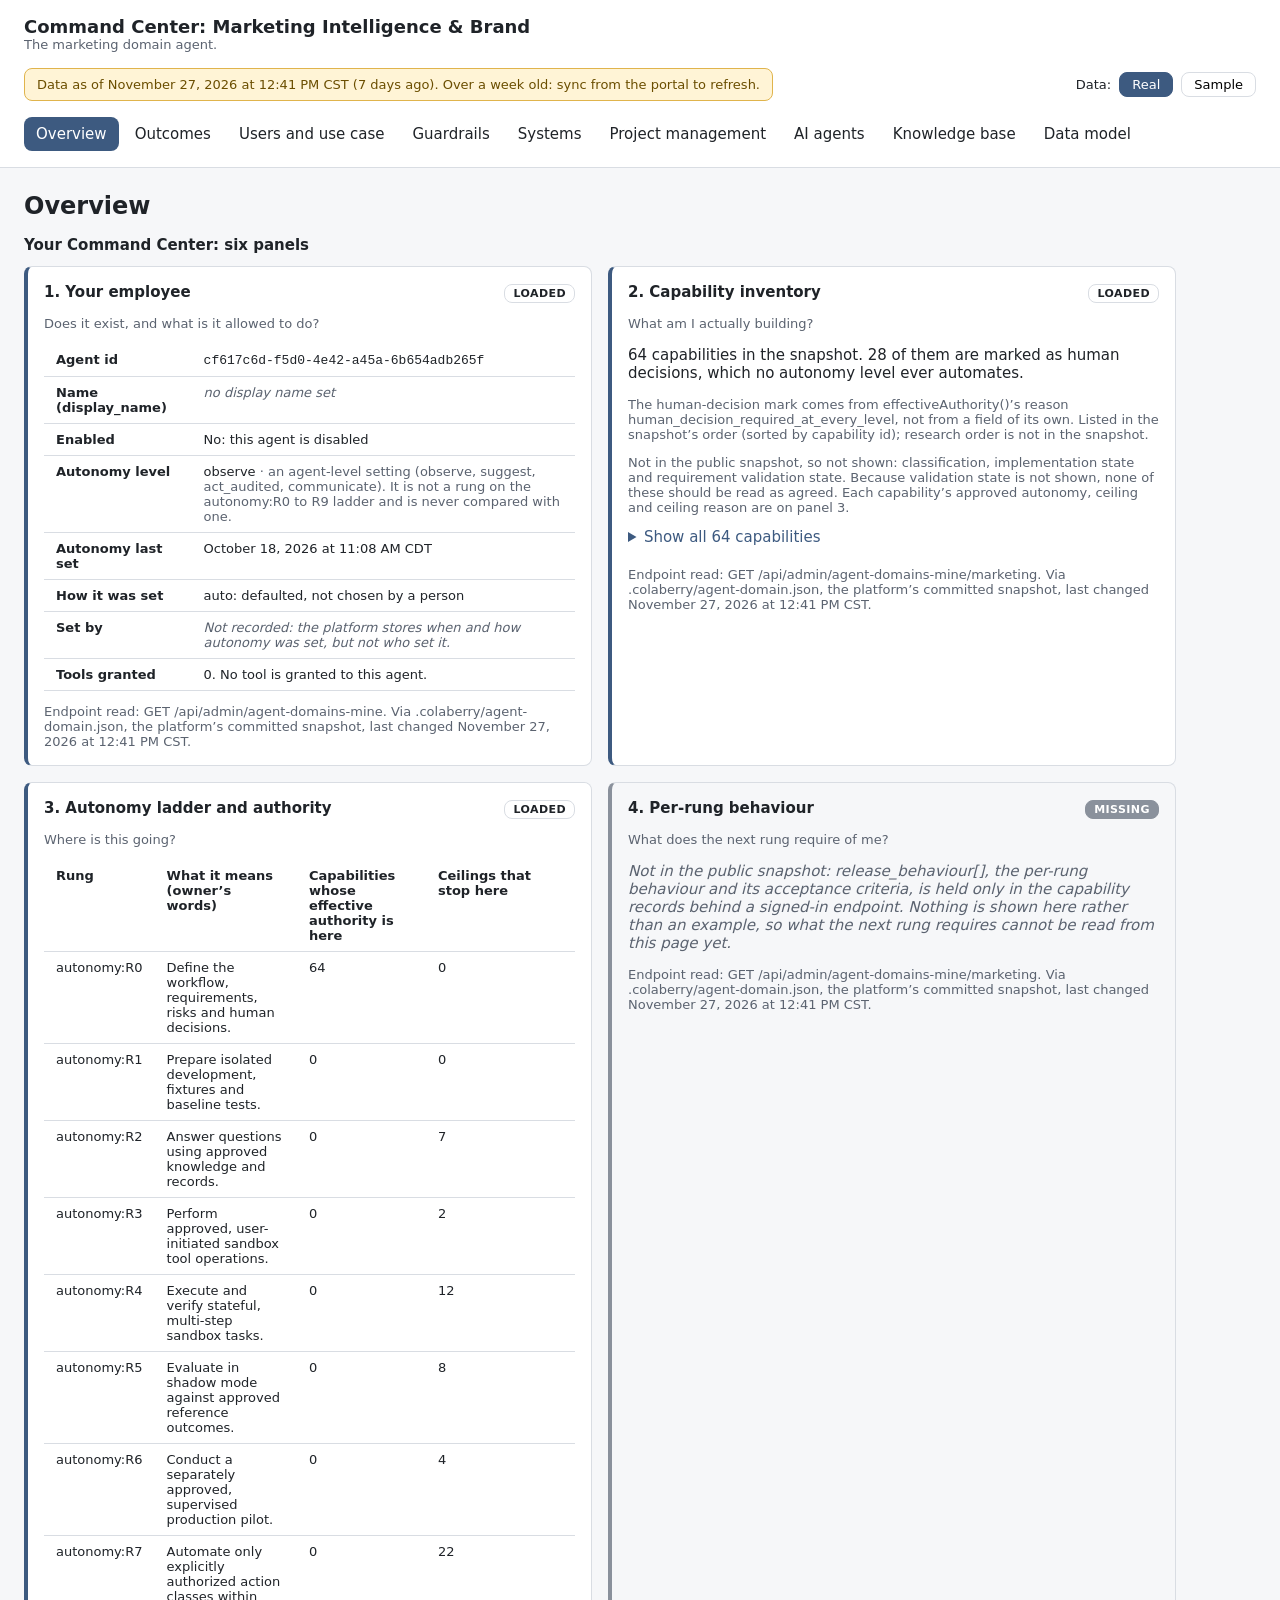
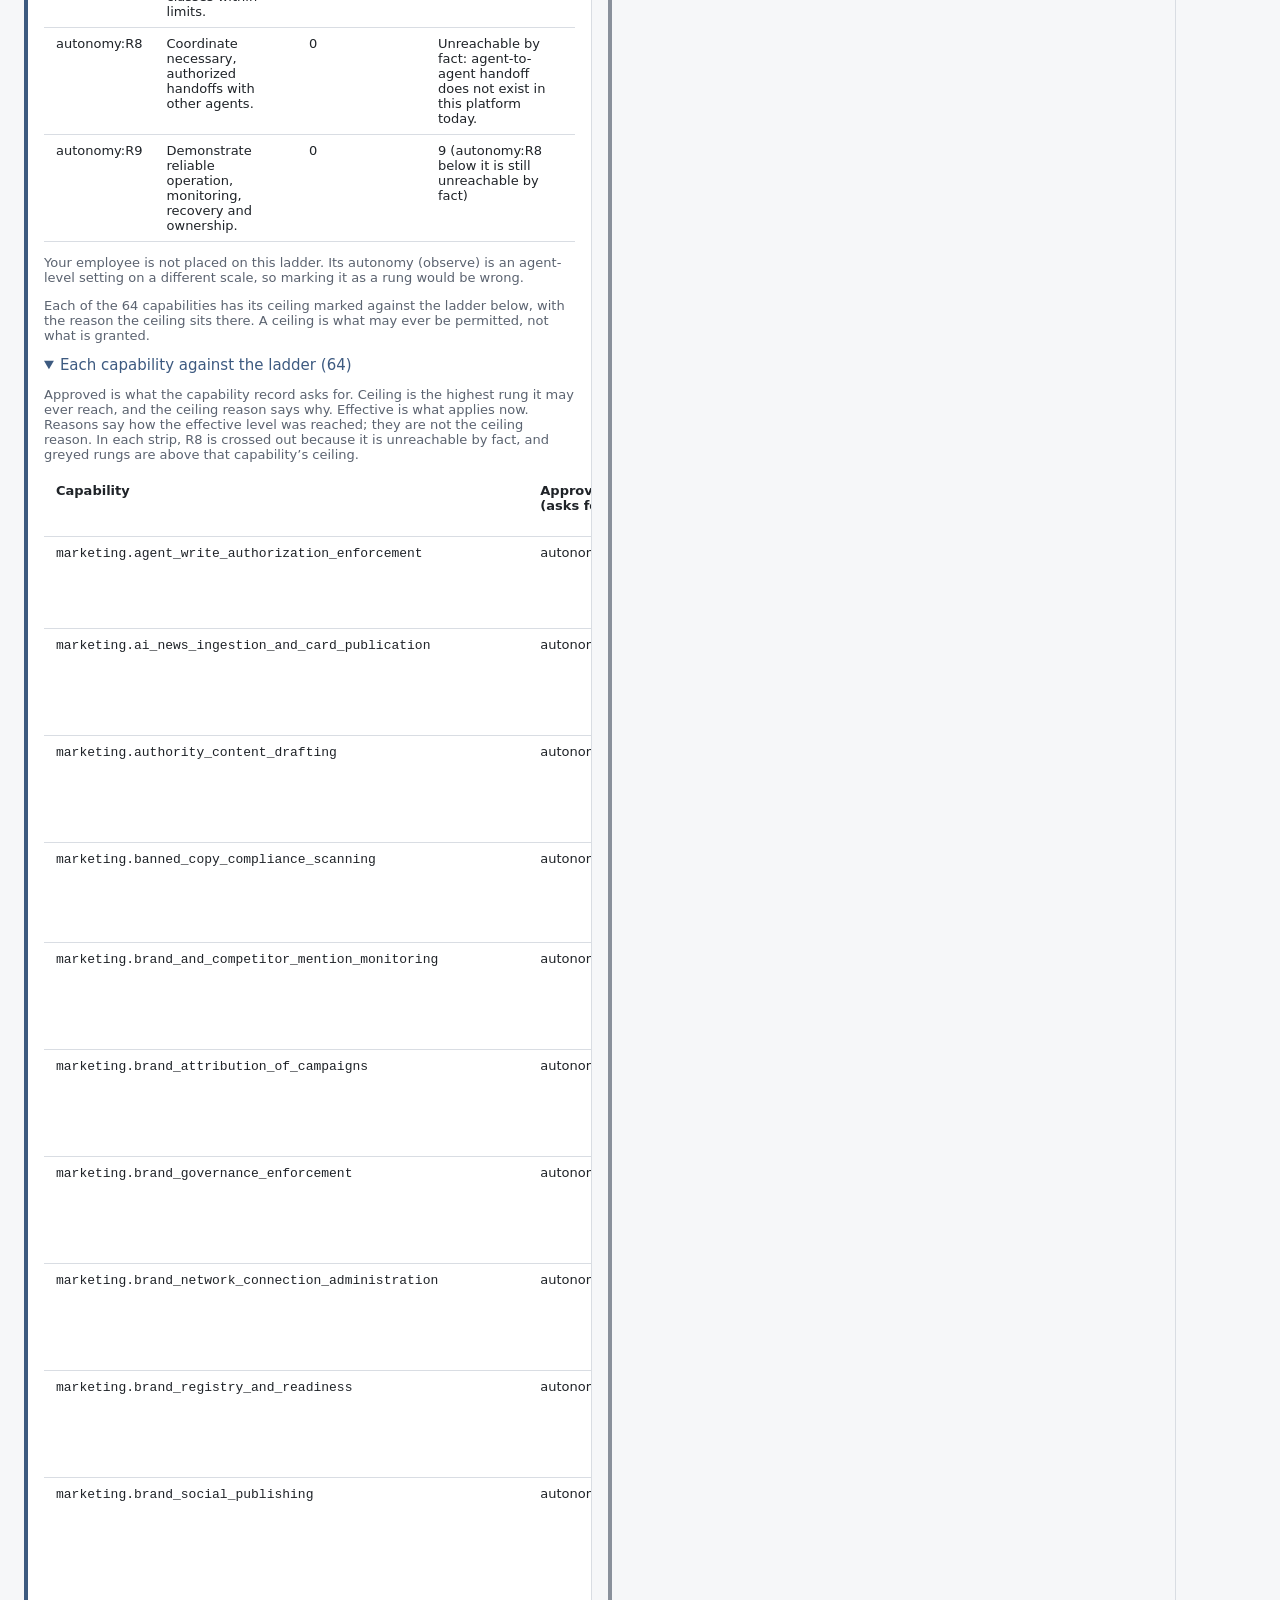
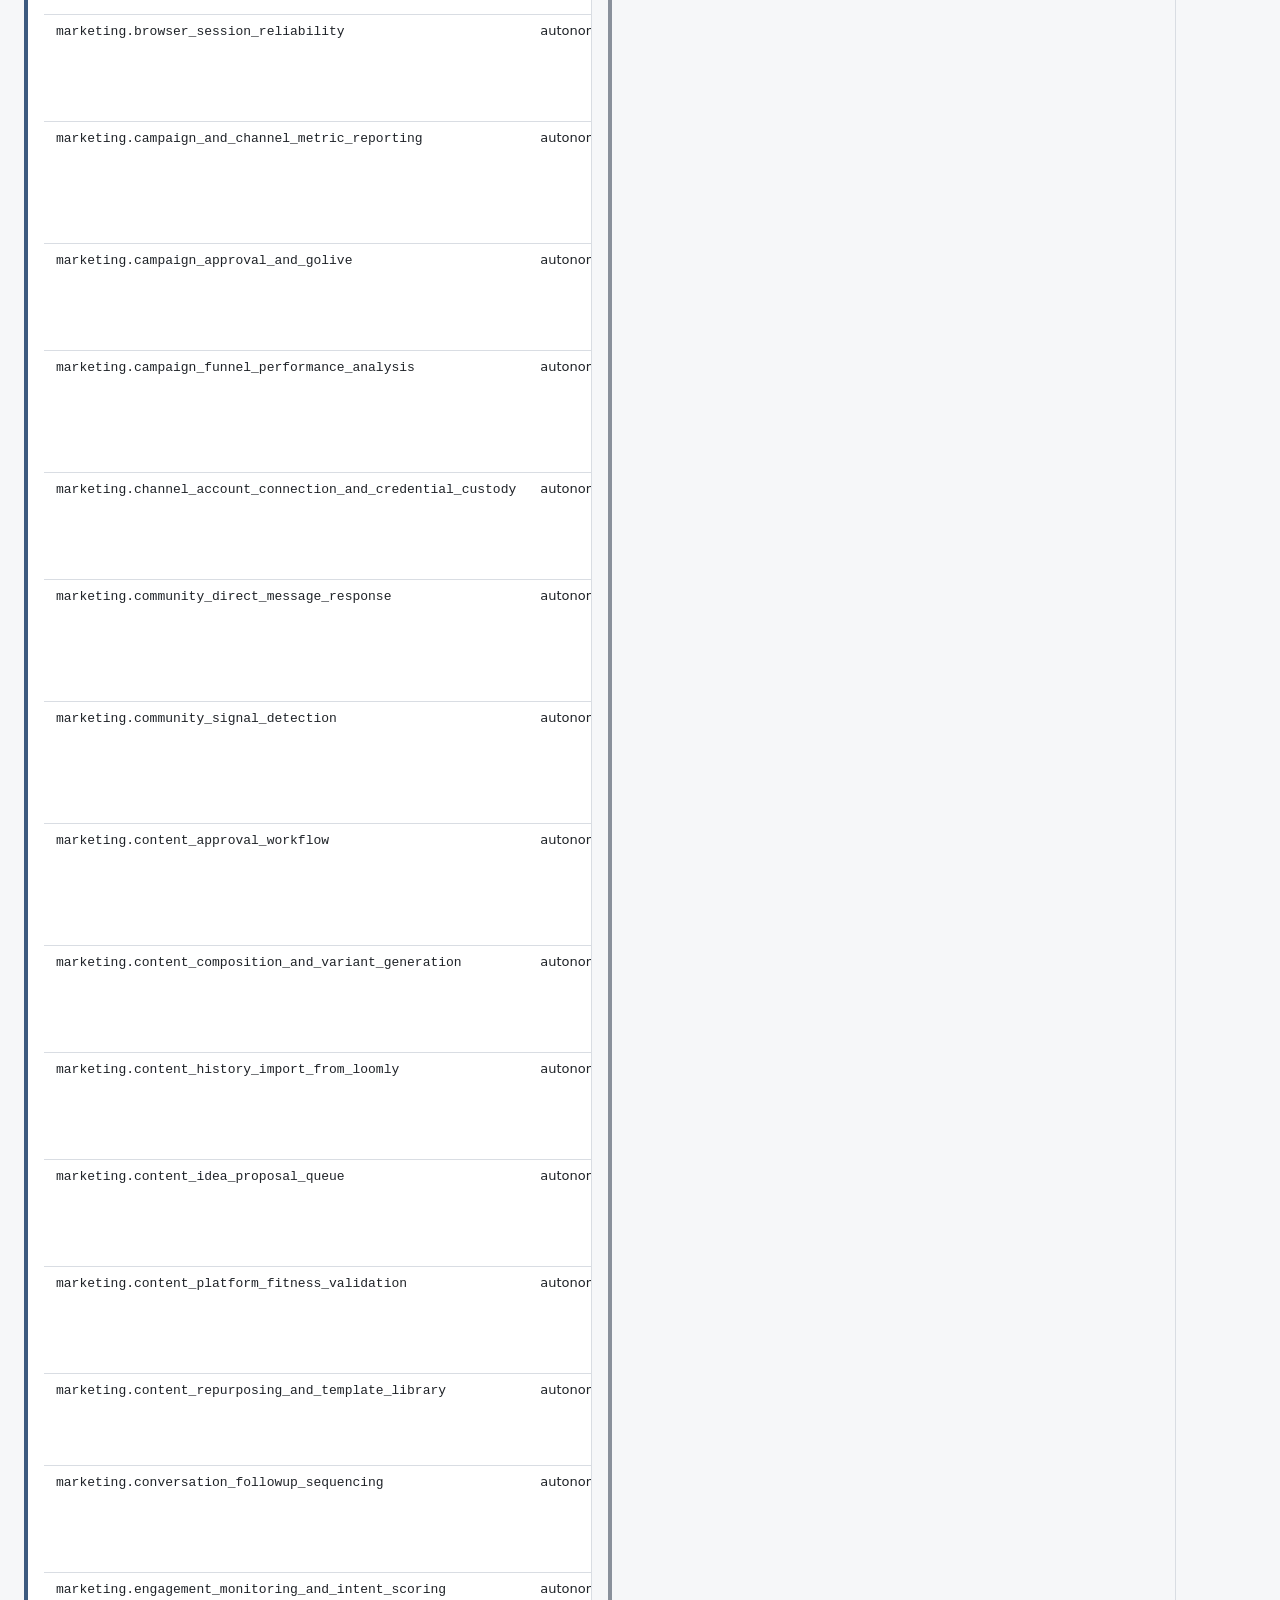
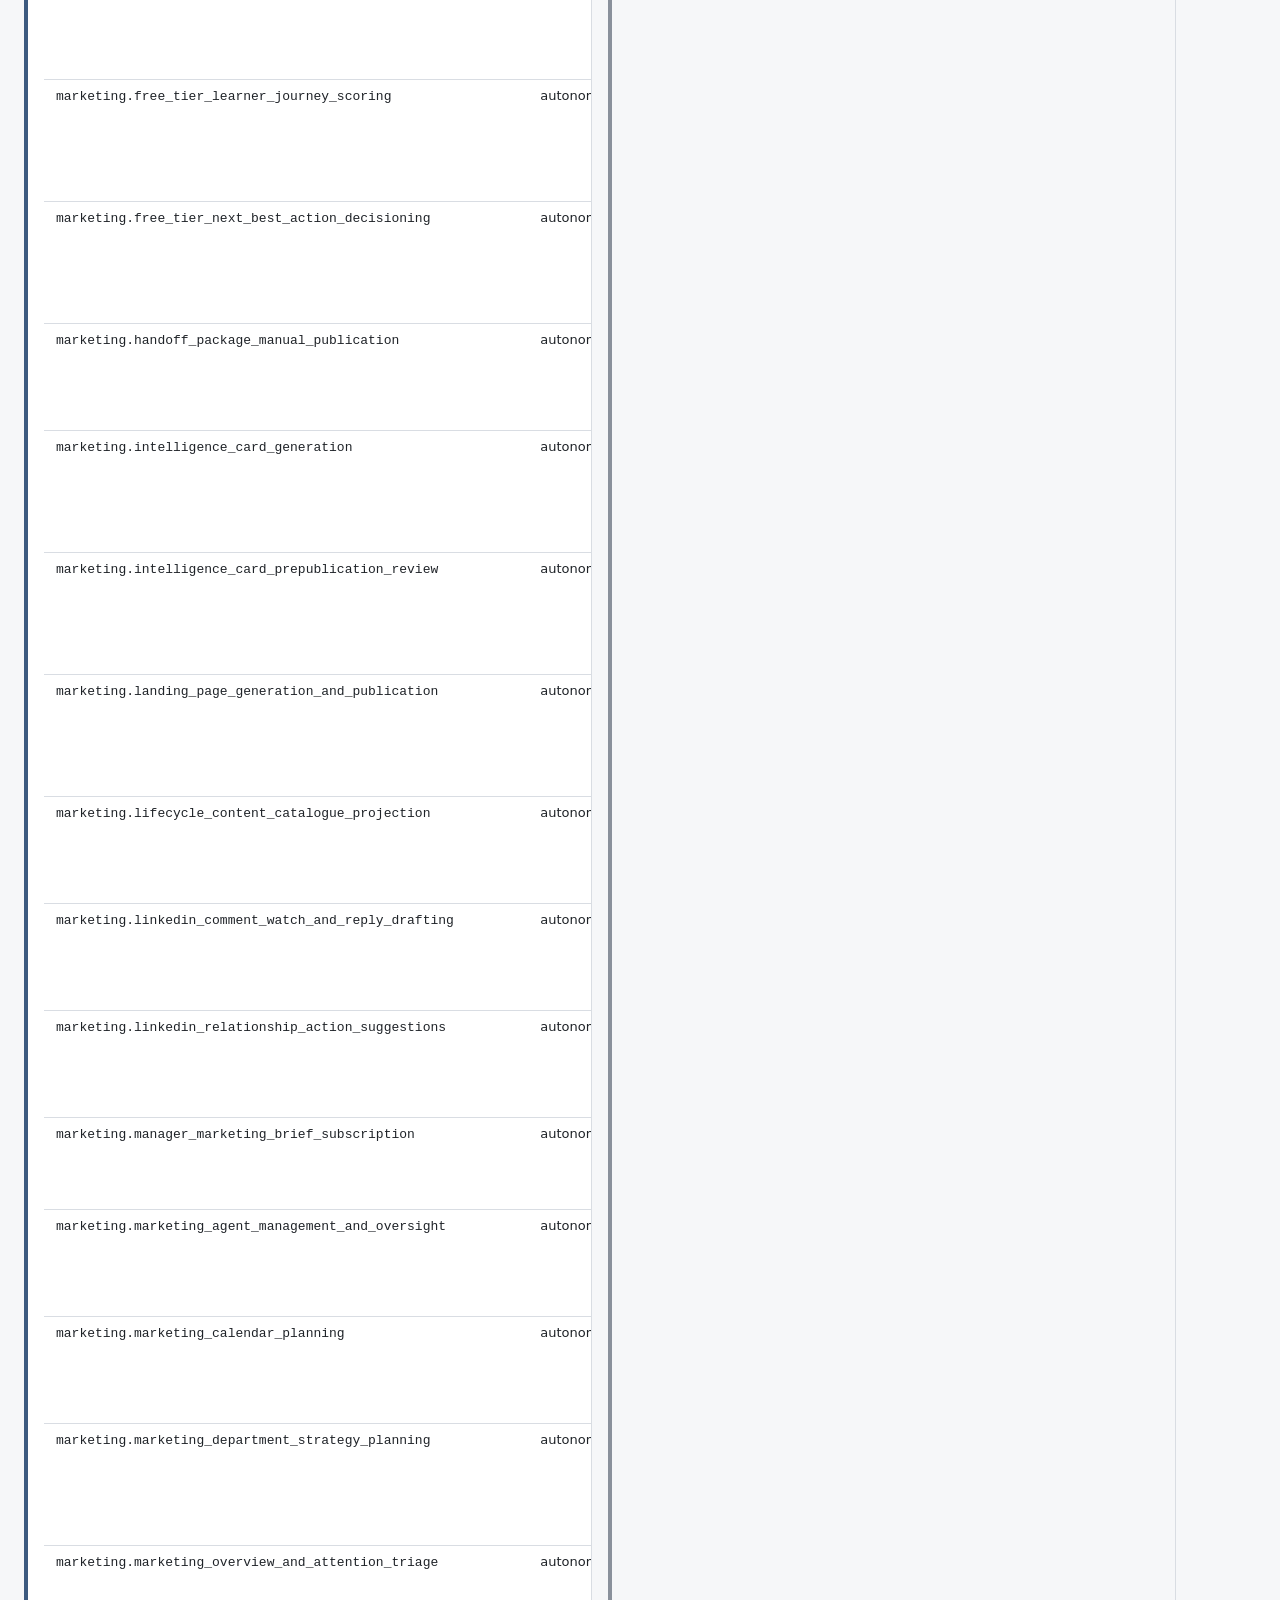
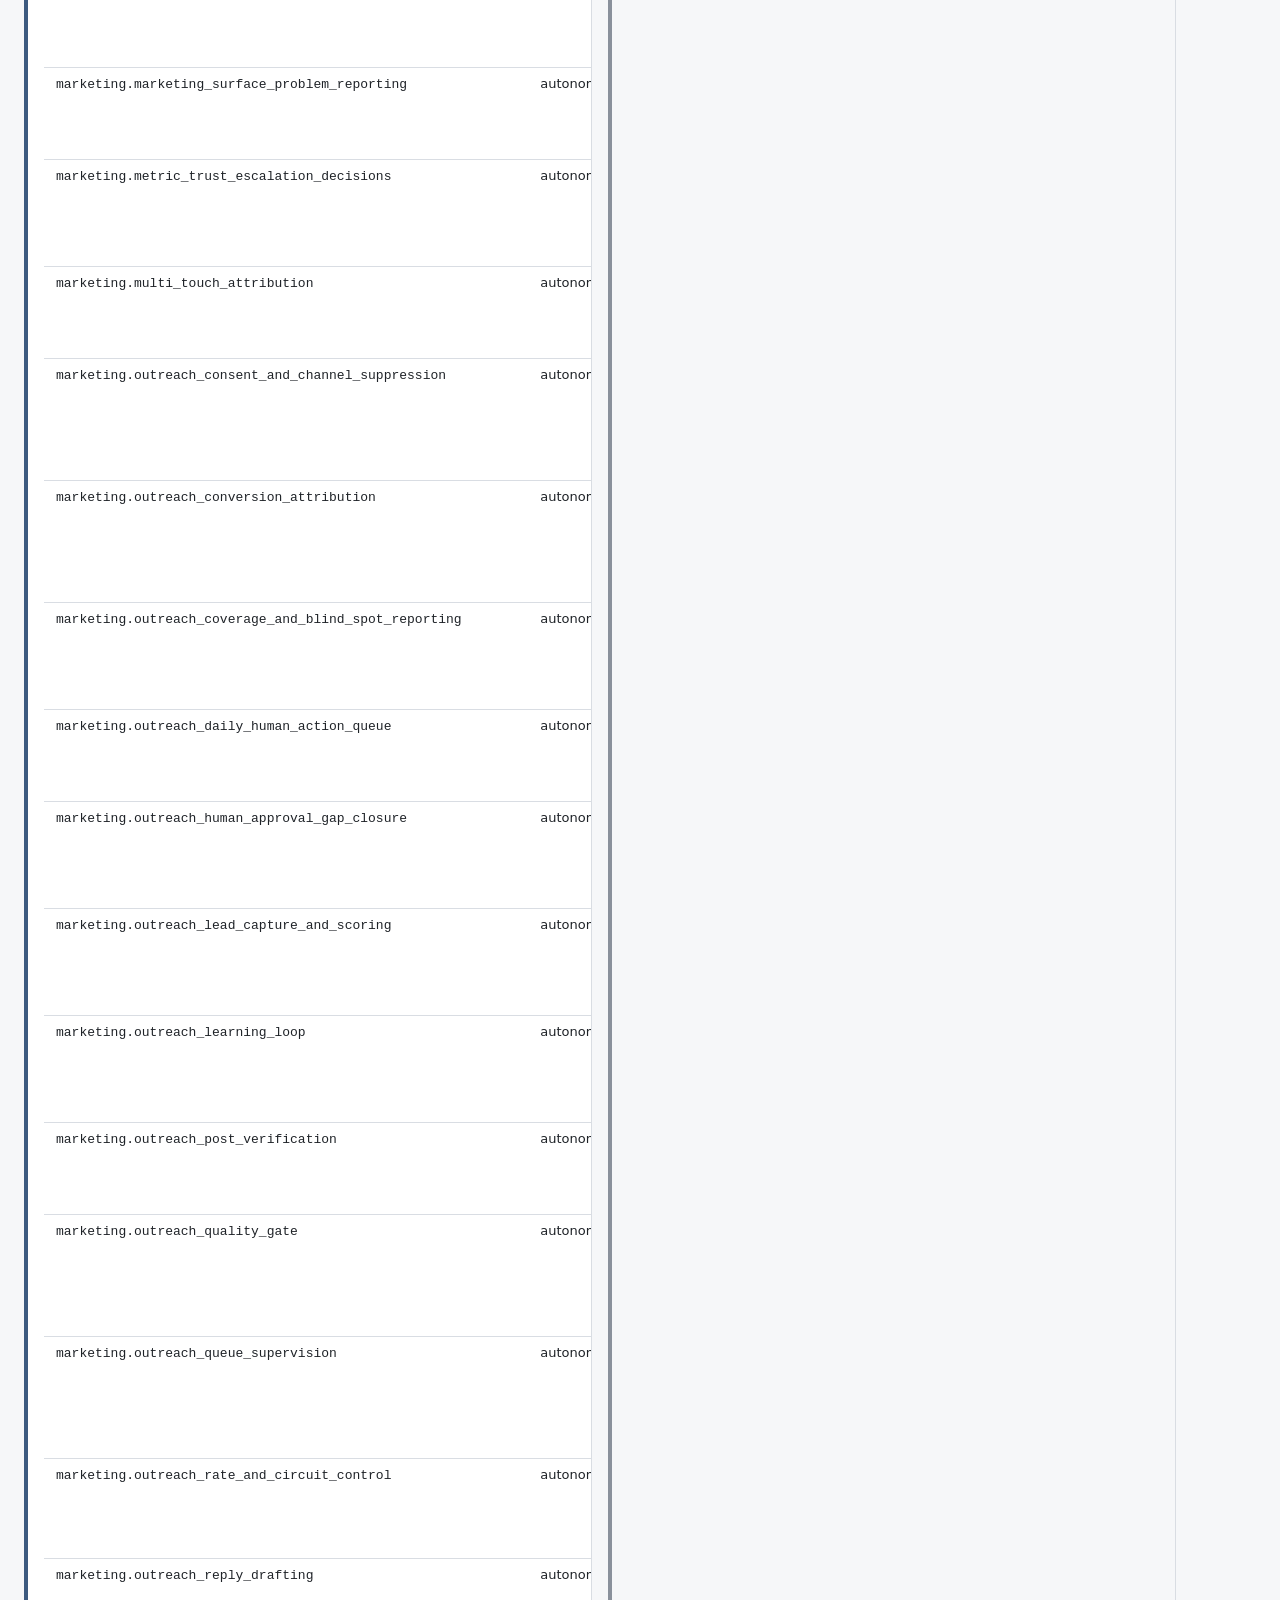
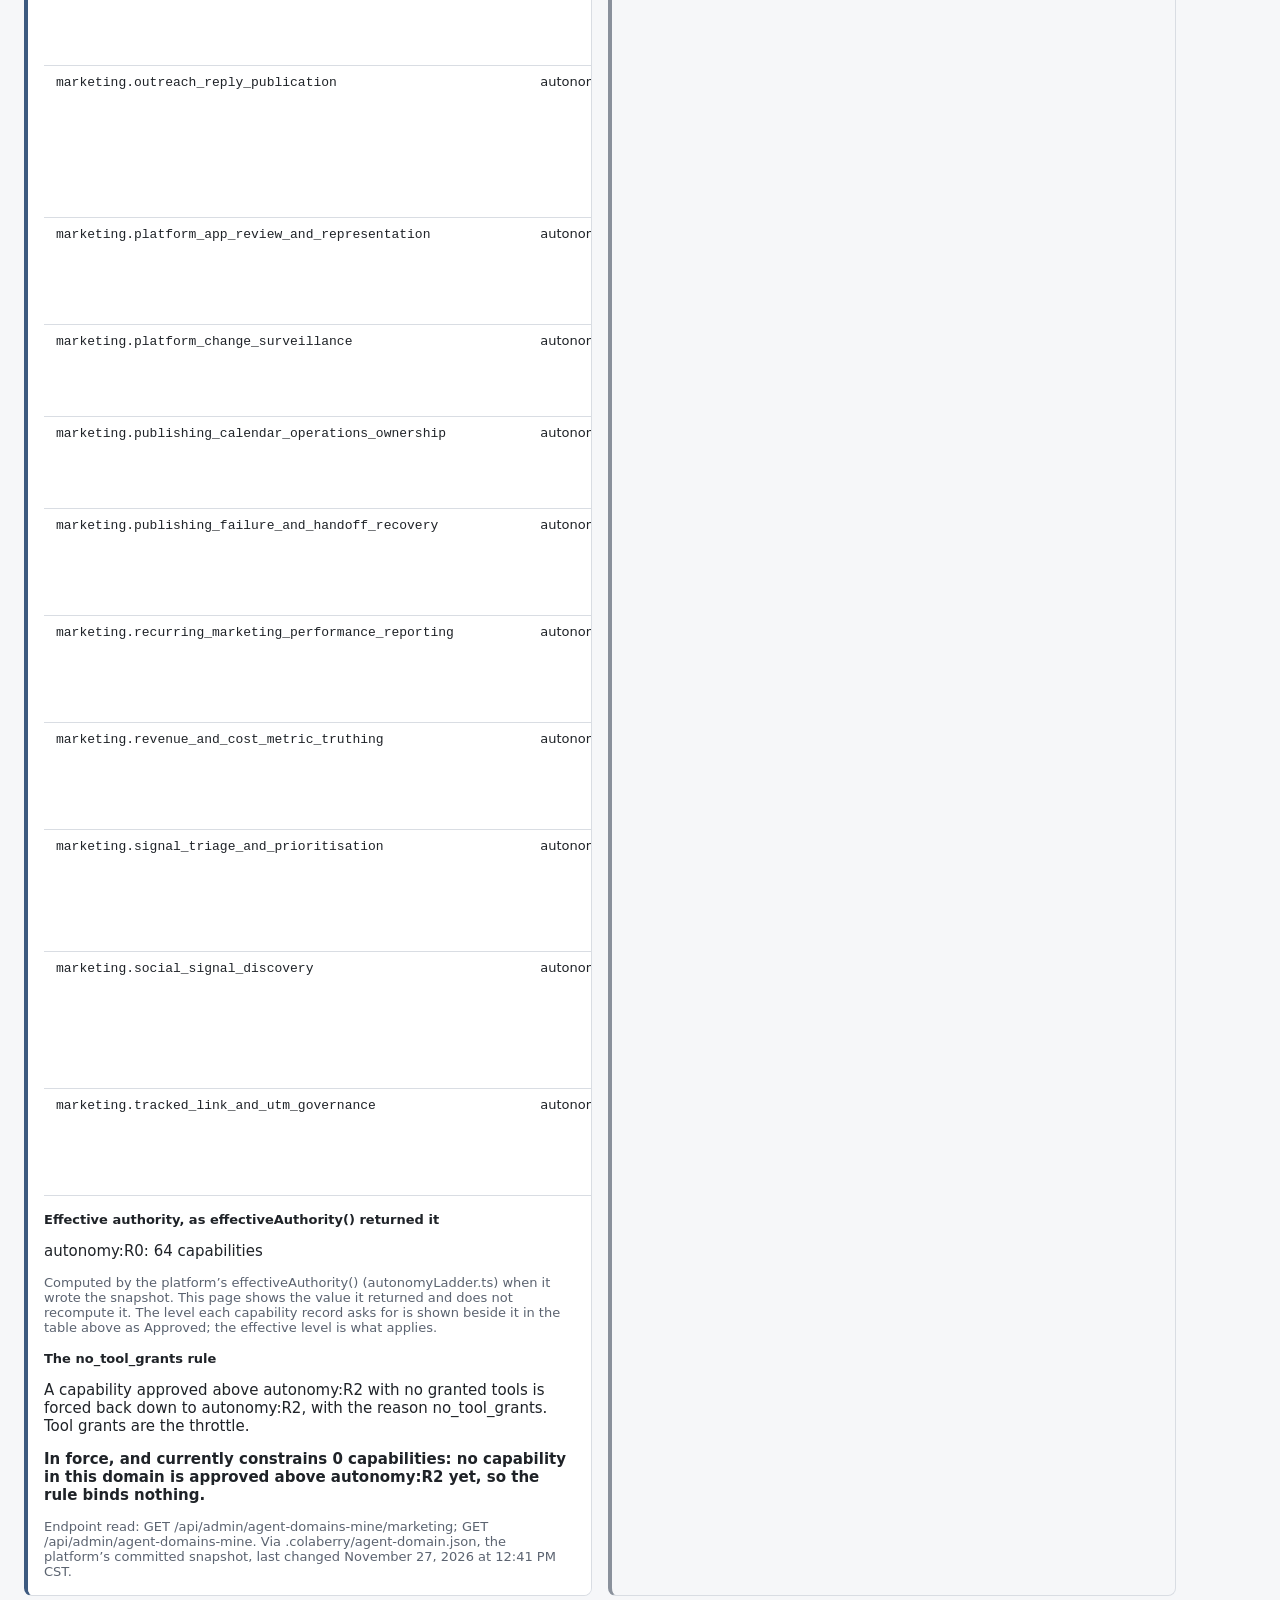
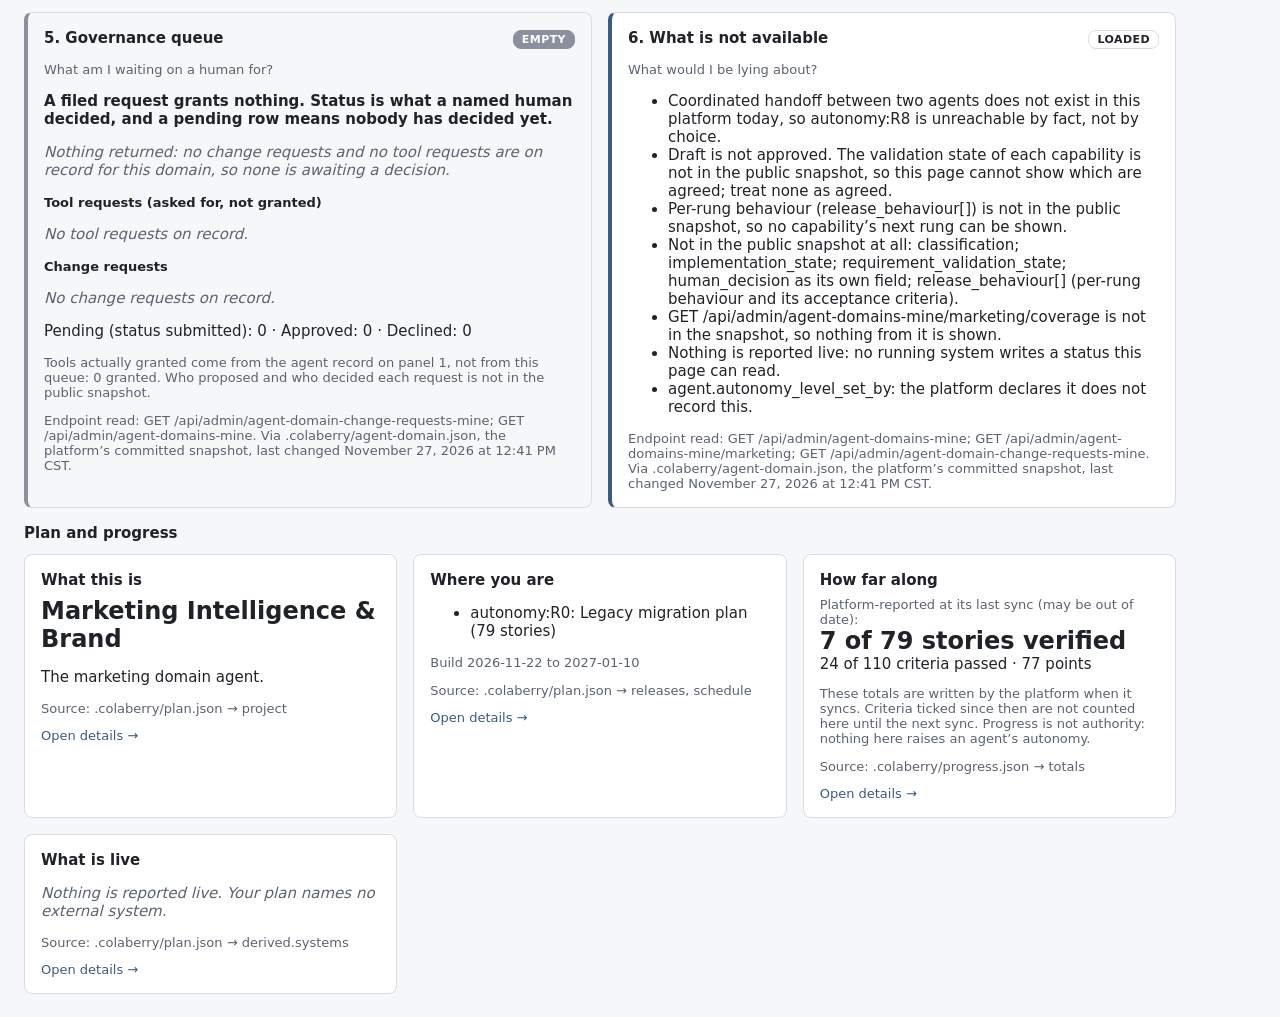
<file: index.html>
<!doctype html>
<html lang="en">
<head>
  <meta charset="utf-8">
  <meta name="viewport" content="width=device-width, initial-scale=1">
  <title>Command Center: Marketing Intelligence &amp; Brand</title>
  <link rel="stylesheet" href="assets/tokens.css">
  <link rel="stylesheet" href="assets/app.css">
</head>
<body>
  <div id="app"><p style="padding:24px">Loading the Command Center…</p></div>
  <noscript><p style="padding:24px">The Command Center needs JavaScript to read its data files.</p></noscript>
  <script src="assets/data.js"></script>
  <script src="assets/sample.js"></script>
  <script src="assets/ui.js"></script>
  <script src="assets/chat.js"></script>
  <script src="assets/tabs-plan.js"></script>
  <script src="assets/tabs-work.js"></script>
  <script src="assets/ladder.js"></script>
  <script src="assets/panels.js"></script>
  <script src="assets/app.js"></script>
</body>
</html>
</file>
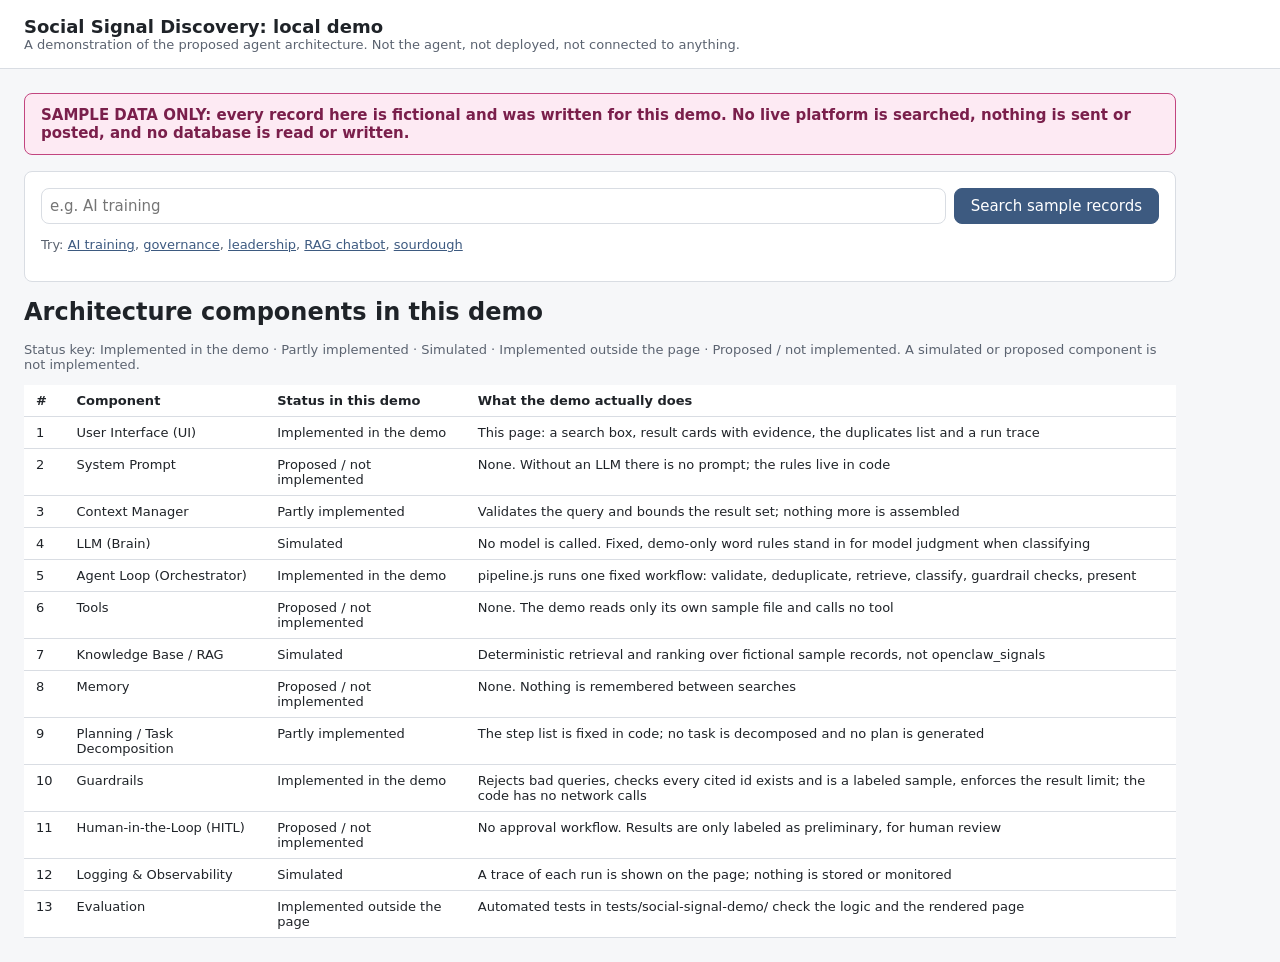
<file: demos/social-signal-discovery/index.html>
<!doctype html>
<html lang="en">
<head>
  <meta charset="utf-8">
  <meta name="viewport" content="width=device-width, initial-scale=1">
  <title>Social Signal Discovery: local demo (sample data)</title>
  <link rel="stylesheet" href="../../assets/tokens.css">
  <link rel="stylesheet" href="../../assets/app.css">
  <link rel="stylesheet" href="demo.css">
</head>
<body>
  <div id="ssd-app"><p style="padding:24px">Loading the demo…</p></div>
  <noscript><p style="padding:24px">This demo needs JavaScript.</p></noscript>
  <script src="../../assets/ui.js"></script>
  <script src="js/sample-data.js"></script>
  <script src="js/dedupe.js"></script>
  <script src="js/retrieval.js"></script>
  <script src="js/classify.js"></script>
  <script src="js/pipeline.js"></script>
  <script src="js/app.js"></script>
</body>
</html>
</file>
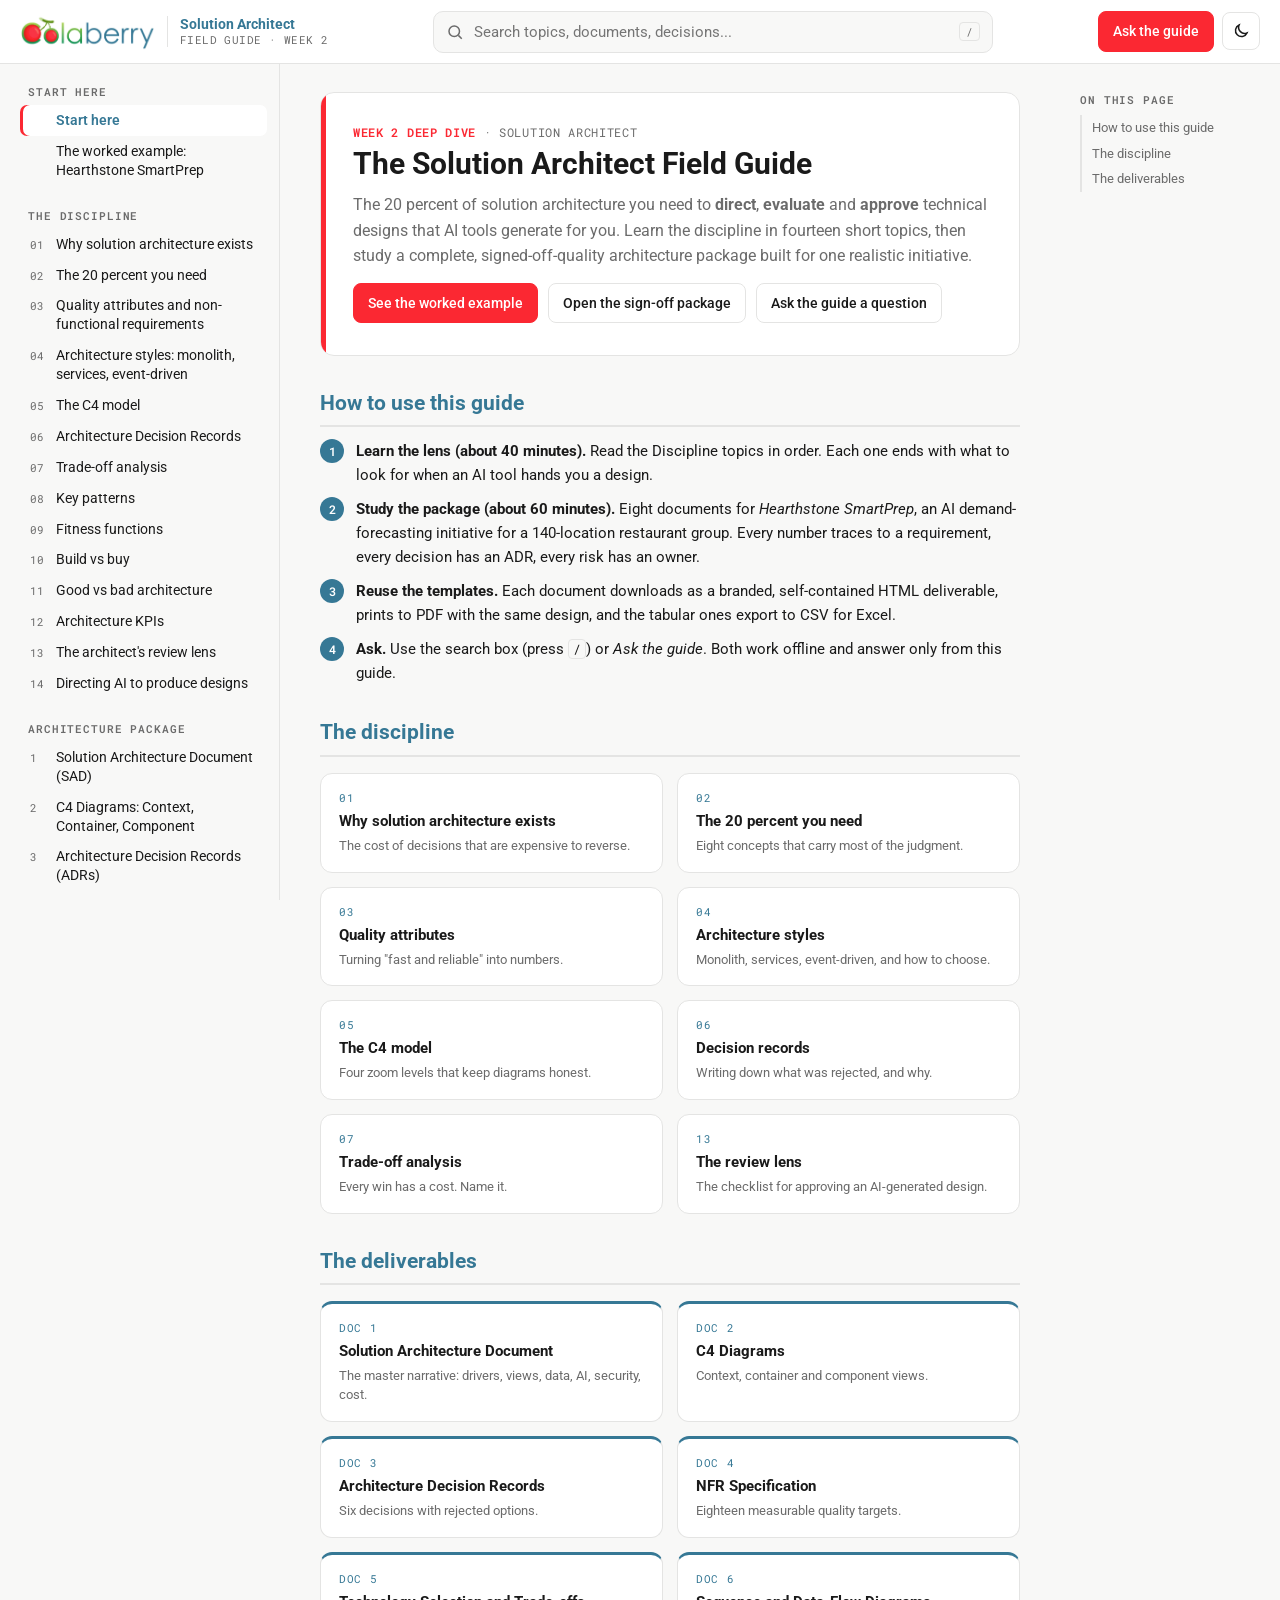
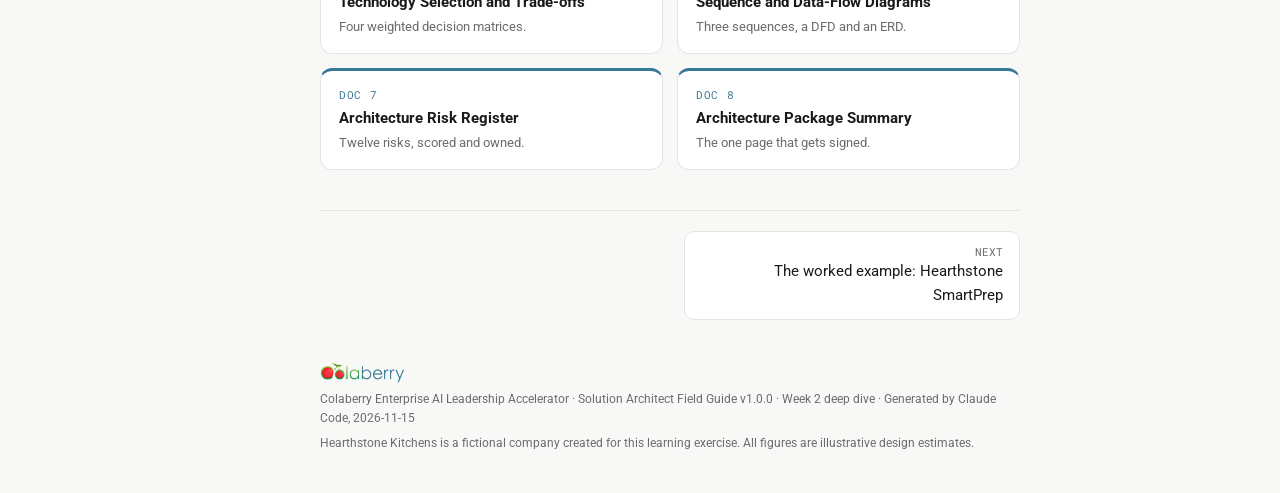
<file: docs/SolutionArchitecture_FieldGuide.html>
<!DOCTYPE html>
<html lang="en">
<head>
<meta charset="utf-8">
<meta name="viewport" content="width=device-width, initial-scale=1">
<title>Solution Architect Field Guide</title>
<meta name="description" content="Colaberry Enterprise AI Leadership Accelerator, Week 2 deep dive: the 20 percent of solution architecture an AI Solution Architect needs to direct, evaluate and approve AI-generated designs, with a complete worked architecture package for a restaurant AI initiative.">
<link rel="preconnect" href="https://fonts.googleapis.com">
<link rel="preconnect" href="https://fonts.gstatic.com" crossorigin>
<link href="https://fonts.googleapis.com/css2?family=Roboto:wght@400;500;700&family=Roboto+Mono:wght@400;600&display=swap" rel="stylesheet">
<script type="application/json" id="deepdive-metadata">{
  "guide_type": "Solution Architect Field Guide",
  "curriculum_type": "deep_dive",
  "week": 2,
  "discipline": "Solution Architect",
  "student_id": "sarbjit",
  "project_id": "26cb06c4-75f3-5397-89f4-b56a4cc49483",
  "repository": "https://github.com/sainisarbjit83-ai/Colaberry_Marketing_Agent",
  "generated_by": "Claude Code",
  "generated_date": "2026-11-15",
  "version": "1.0.0",
  "build_number": "20261115.1",
  "example_industry": "Restaurant",
  "example_initiative": "Hearthstone Kitchens SmartPrep (AI demand forecasting and prep planning)",
  "documents": [
    "SAD",
    "C4 Diagrams",
    "ADRs",
    "NFR Specification",
    "Technology Selection and Trade-off Matrix",
    "Sequence and Data-Flow Diagrams",
    "Architecture Risk Register",
    "Architecture Package Summary"
  ]
}</script>
<style>:root{--cherry:#FB2832;--berry:#367895;--leaf:#5BA63C;--amber:#E8920C;--text:#1A1A1A;--muted:#6B6B6B;--border:#E4E4E3;--surface:#FFFFFF;--surface-2:#F8F8F7;--bg:#F8F8F7;--on-solid:#FFFFFF;
--font:Roboto,system-ui,-apple-system,"Segoe UI",Arial,sans-serif;--mono:"Roboto Mono",ui-monospace,Consolas,"Courier New",monospace;--hh:64px;color-scheme:light}
@media (prefers-color-scheme:dark){:root:not([data-theme="light"]){--cherry:#FF5960;--berry:#5EA9C4;--leaf:#8AC759;--text:#F8F8F7;--muted:#E4E4E3;--border:#6B6B6B;--surface:#1A1A1A;--surface-2:#0F0F0F;--bg:#0F0F0F;--on-solid:#0F0F0F;color-scheme:dark}}
:root[data-theme="dark"]{--cherry:#FF5960;--berry:#5EA9C4;--leaf:#8AC759;--text:#F8F8F7;--muted:#E4E4E3;--border:#6B6B6B;--surface:#1A1A1A;--surface-2:#0F0F0F;--bg:#0F0F0F;--on-solid:#0F0F0F;color-scheme:dark}
*{box-sizing:border-box}
[hidden]{display:none!important}
html{scroll-padding-top:calc(var(--hh) + 16px)}
body{margin:0;background:var(--bg);color:var(--text);font:15px/1.6 var(--font);-webkit-font-smoothing:antialiased}
a{color:var(--berry)}
button{font:inherit}
:focus-visible{outline:2px solid var(--berry);outline-offset:2px}
.skip{position:absolute;left:-999px;top:8px;background:var(--surface);padding:8px 12px;z-index:100}
.skip:focus{left:8px}
.muted{color:var(--muted)}
/* header */
.top{position:sticky;top:0;z-index:40;height:var(--hh);display:flex;align-items:center;gap:16px;padding:0 20px;background:var(--surface);border-bottom:1px solid var(--border)}
.brand{display:flex;align-items:center;gap:12px;text-decoration:none;color:var(--text);flex:none}
.brand img{height:38px;width:auto;display:block}
.brand-t{display:flex;flex-direction:column;line-height:1.15;border-left:1px solid var(--border);padding-left:12px}
.brand-t b{font-size:14px;color:var(--berry)}
.brand-t span{font:11px var(--mono);color:var(--muted);letter-spacing:.04em;text-transform:uppercase}
.search{position:relative;flex:1;max-width:560px;margin:0 auto;display:flex;align-items:center;gap:8px;background:var(--surface-2);border:1px solid var(--border);border-radius:10px;padding:0 12px;height:42px;color:var(--muted)}
.search:focus-within{border-color:var(--berry)}
.search input{flex:1;border:0;background:transparent;color:var(--text);font:15px var(--font);height:100%;outline:none;min-width:0}
.search kbd{font:11px var(--mono);border:1px solid var(--border);border-radius:4px;padding:1px 6px;color:var(--muted)}
.results{position:absolute;top:48px;left:0;right:0;background:var(--surface);border:1px solid var(--border);border-radius:10px;box-shadow:0 12px 32px rgba(0,0,0,.14);max-height:min(70vh,560px);overflow:auto;padding:6px}
.res{display:block;padding:10px 12px;border-radius:8px;text-decoration:none;color:var(--text);cursor:pointer}
.res:hover,.res[aria-selected="true"]{background:var(--surface-2)}
.res .rt{font-weight:600;font-size:14px}
.res .rg{font:10.5px var(--mono);color:var(--berry);text-transform:uppercase;letter-spacing:.05em;margin-left:8px}
.res .rs{font-size:13px;color:var(--muted);margin-top:2px}
.res mark,.ask-a mark{background:color-mix(in srgb,var(--berry) 20%,transparent);color:inherit;border-radius:2px}
.res-empty{padding:14px;color:var(--muted);font-size:14px}
.top-actions{display:flex;gap:8px;align-items:center;flex:none}
.btn{display:inline-flex;align-items:center;gap:6px;border:1px solid var(--border);background:var(--surface);color:var(--text);border-radius:8px;padding:8px 14px;font-size:14px;font-weight:500;cursor:pointer;text-decoration:none;white-space:nowrap}
.btn:hover{border-color:var(--berry)}
.btn.primary{background:var(--cherry);border-color:var(--cherry);color:#FFFFFF}
.btn.primary:hover{filter:brightness(.94)}
.btn.sm{padding:6px 10px;font-size:13px}
.icon-btn{display:inline-grid;place-items:center;width:38px;height:38px;border:1px solid var(--border);border-radius:8px;background:var(--surface);color:var(--text);cursor:pointer}
.menu-btn{display:none}
/* layout */
.layout{display:grid;grid-template-columns:280px minmax(0,1fr) 220px;max-width:1500px;margin:0 auto}
.nav{position:sticky;top:var(--hh);height:calc(100vh - var(--hh));overflow:auto;padding:20px 12px 40px 20px;border-right:1px solid var(--border)}
.nav h4{font:600 11px var(--mono);text-transform:uppercase;letter-spacing:.08em;color:var(--muted);margin:22px 8px 6px}
.nav h4:first-child{margin-top:0}
.nav a{display:flex;gap:8px;align-items:baseline;padding:6px 10px;border-radius:7px;color:var(--text);text-decoration:none;font-size:14px;line-height:1.35}
.nav a:hover{background:var(--surface)}
.nav a[aria-current="page"]{background:var(--surface);color:var(--berry);font-weight:600;box-shadow:inset 3px 0 0 var(--cherry)}
.nav a .n{font:11px var(--mono);color:var(--muted);flex:none;min-width:18px}
main{padding:28px 40px 40px;min-width:0;outline:none}
.toc{position:sticky;top:var(--hh);height:calc(100vh - var(--hh));overflow:auto;padding:28px 20px;font-size:13px}
.toc b{font:600 11px var(--mono);text-transform:uppercase;letter-spacing:.08em;color:var(--muted);display:block;margin-bottom:8px}
.toc a{display:block;color:var(--muted);text-decoration:none;padding:4px 0 4px 10px;border-left:2px solid var(--border);line-height:1.35}
.toc a:hover{color:var(--berry);border-left-color:var(--berry)}
.topic{display:none;max-width:960px}
.topic.active{display:block;animation:fade .18s ease-out}
@keyframes fade{from{opacity:0;transform:translateY(4px)}to{opacity:1;transform:none}}
@media (prefers-reduced-motion:reduce){.topic.active{animation:none}}
.crumb{font:11.5px var(--mono);text-transform:uppercase;letter-spacing:.06em;color:var(--muted);margin-bottom:6px}
.crumb b{color:var(--cherry);font-weight:600}
.pager{display:flex;justify-content:space-between;gap:12px;max-width:960px;margin:40px 0 0;padding-top:20px;border-top:1px solid var(--border)}
.pager a{flex:1;max-width:48%;border:1px solid var(--border);border-radius:10px;padding:12px 16px;text-decoration:none;color:var(--text);background:var(--surface)}
.pager a:hover{border-color:var(--berry)}
.pager a span{display:block;font:11px var(--mono);color:var(--muted);text-transform:uppercase}
.pager a.next{text-align:right;margin-left:auto}
.foot{max-width:960px;margin-top:40px;display:flex;flex-direction:column;gap:6px;font-size:12px;color:var(--muted)}
.foot img{width:auto;align-self:flex-start}
/* home cards */
.hero{background:var(--surface);border:1px solid var(--border);border-radius:14px;padding:32px;margin-bottom:24px;position:relative;overflow:hidden}
.hero:before{content:"";position:absolute;left:0;top:0;bottom:0;width:5px;background:var(--cherry)}
.hero h1{margin:4px 0 10px;font-size:32px;line-height:1.15;color:var(--text)}
.hero p{max-width:720px;color:var(--muted);font-size:16px}
.cards{display:grid;grid-template-columns:repeat(auto-fill,minmax(230px,1fr));gap:14px;margin:16px 0 8px}
.card{display:block;background:var(--surface);border:1px solid var(--border);border-radius:12px;padding:16px 18px;text-decoration:none;color:var(--text);transition:border-color .15s}
.card:hover{border-color:var(--berry)}
.card .k{font:11px var(--mono);color:var(--berry);text-transform:uppercase;letter-spacing:.06em}
.card b{display:block;margin:4px 0;font-size:15px}
.card span{font-size:13px;color:var(--muted);line-height:1.45;display:block}
.card.doccard{border-top:3px solid var(--berry)}
/* doc toolbar */
.doc-bar{display:flex;flex-wrap:wrap;gap:8px;align-items:center;background:var(--surface);border:1px solid var(--border);border-radius:12px;padding:12px 14px;margin:14px 0 22px}
.doc-bar .meta{font:11.5px var(--mono);color:var(--muted);margin-right:auto;line-height:1.5}
.doc-bar .meta b{color:var(--text)}
/* ask drawer */
.drawer{position:fixed;top:0;right:0;bottom:0;width:min(460px,100vw);background:var(--surface);border-left:1px solid var(--border);z-index:60;display:flex;flex-direction:column;box-shadow:-12px 0 32px rgba(0,0,0,.16)}
.drawer-h{display:flex;justify-content:space-between;gap:12px;align-items:flex-start;padding:16px 18px;border-bottom:1px solid var(--border)}
.drawer-h b{display:block;font-size:16px;color:var(--berry)}
.drawer-h span{font-size:12.5px;color:var(--muted)}
.ask-log{flex:1;overflow:auto;padding:16px 18px;display:flex;flex-direction:column;gap:12px}
.ask-q{align-self:flex-end;background:var(--berry);color:var(--on-solid);padding:9px 13px;border-radius:12px 12px 2px 12px;max-width:85%;font-size:14px}
.ask-a{align-self:flex-start;background:var(--surface-2);border:1px solid var(--border);padding:12px 14px;border-radius:12px 12px 12px 2px;max-width:95%;font-size:14px}
.ask-a .src{display:block;font:11px var(--mono);color:var(--muted);text-transform:uppercase;letter-spacing:.05em;margin-bottom:4px}
.ask-a p{margin:0 0 8px}
.ask-a .more{display:flex;flex-wrap:wrap;gap:6px;margin-top:8px}
.ask-a .more a,.ask-sugg button{font-size:12.5px;border:1px solid var(--border);border-radius:999px;padding:4px 10px;background:var(--surface);color:var(--berry);text-decoration:none;cursor:pointer}
.ask-sugg{display:flex;flex-wrap:wrap;gap:6px;padding:0 18px 10px}
.ask-form{display:flex;gap:8px;padding:12px 18px 18px;border-top:1px solid var(--border)}
.ask-form input{flex:1;border:1px solid var(--border);border-radius:8px;padding:10px 12px;background:var(--surface-2);color:var(--text);font:14px var(--font);min-width:0}
.scrim{position:fixed;inset:0;background:rgba(15,15,15,.35);z-index:35}
.flash{animation:flash 1.6s ease-out}
@keyframes flash{0%{background:color-mix(in srgb,var(--berry) 22%,transparent)}100%{background:transparent}}
@media (max-width:1200px){.layout{grid-template-columns:260px minmax(0,1fr)}.toc{display:none}}
@media (max-width:860px){
  .layout{grid-template-columns:minmax(0,1fr)}
  .menu-btn{display:inline-grid}
  .nav{position:fixed;left:0;top:var(--hh);bottom:0;width:290px;height:auto;background:var(--bg);z-index:50;transform:translateX(-100%);transition:transform .2s}
  .nav.open{transform:none}
  main{padding:20px 16px 32px}
  .brand-t{display:none}
  .top{gap:10px;padding:0 12px}
  .search kbd{display:none}
  #askBtn{padding:8px 10px}
  .hero{padding:22px}
  .hero h1{font-size:25px}
}
@media (max-width:520px){.top-actions #themeBtn{display:none}.brand img{height:30px}}
@media print{.top,.nav,.toc,.pager,.drawer,.scrim,.doc-bar{display:none!important}.layout{display:block}main{padding:0}.topic{display:none!important}.topic.active{display:block!important}}
</style>
<style id="doc-css">.prose h1{font-size:30px;line-height:1.2;margin:2px 0 10px;color:var(--text)}
.prose .lede{font-size:17px;color:var(--muted);max-width:760px;margin:0 0 18px}
.prose h2{font-size:21px;color:var(--berry);margin:34px 0 12px;padding:0 0 8px;border-bottom:2px solid var(--border);display:flex;gap:10px;align-items:baseline;line-height:1.3}
.prose h2 .no{font:600 13px var(--mono);color:var(--on-solid);background:var(--berry);border-radius:5px;padding:2px 7px;flex:none}
.prose h3{font-size:16.5px;margin:22px 0 8px;color:var(--text)}
.prose h4{font:600 12px var(--mono);text-transform:uppercase;letter-spacing:.06em;color:var(--berry);margin:18px 0 6px}
.prose p{margin:0 0 12px;max-width:800px}
.prose ul,.prose ol{margin:0 0 14px;padding-left:22px;max-width:800px}
.prose li{margin:3px 0}
.prose code,.prose .mono{font:13px var(--mono);background:var(--surface-2);border:1px solid var(--border);border-radius:4px;padding:0 4px}
.prose strong{font-weight:700}
.tw{overflow-x:auto;margin:10px 0 18px;border:1px solid var(--border);border-radius:10px;background:var(--surface)}
.t{width:100%;border-collapse:collapse;font-size:13.5px;line-height:1.45}
.t th{background:var(--berry);color:var(--on-solid);text-align:left;font-weight:600;padding:9px 12px;font-size:12.5px;letter-spacing:.02em;vertical-align:bottom}
.t td{padding:9px 12px;border-top:1px solid var(--border);vertical-align:top}
.t tbody tr:nth-child(even) td{background:var(--surface-2)}
.t td.num,.t th.num{text-align:right;font-family:var(--mono);white-space:nowrap}
.t td.id{font-family:var(--mono);font-weight:600;color:var(--berry);white-space:nowrap}
.t tr.total td{font-weight:700;border-top:2px solid var(--berry)}
.t tr.win td{box-shadow:inset 3px 0 0 var(--leaf)}
.callout{border:1px solid var(--border);border-left:4px solid var(--berry);background:color-mix(in srgb,var(--berry) 7%,var(--surface));border-radius:8px;padding:12px 16px;margin:14px 0 18px;max-width:840px}
.callout b.h{display:block;font:600 11.5px var(--mono);text-transform:uppercase;letter-spacing:.06em;color:var(--berry);margin-bottom:4px}
.callout p:last-child,.callout ul:last-child{margin-bottom:0}
.callout.ok{border-left-color:var(--leaf);background:color-mix(in srgb,var(--leaf) 8%,var(--surface))}
.callout.ok b.h{color:var(--leaf)}
.callout.warn{border-left-color:var(--amber);background:color-mix(in srgb,var(--amber) 9%,var(--surface))}
.callout.warn b.h{color:var(--amber)}
.callout.key{border-left-color:var(--cherry);background:color-mix(in srgb,var(--cherry) 6%,var(--surface))}
.callout.key b.h{color:var(--cherry)}
.fig{margin:14px 0 22px;background:var(--surface);border:1px solid var(--border);border-radius:12px;padding:16px}
.fig figcaption{font-size:12.5px;color:var(--muted);margin-top:10px;border-top:1px solid var(--border);padding-top:8px}
.fig figcaption b{font-family:var(--mono);color:var(--berry);font-weight:600;margin-right:6px}
.grid2{display:grid;grid-template-columns:repeat(auto-fit,minmax(280px,1fr));gap:14px;margin:12px 0 18px}
.grid3{display:grid;grid-template-columns:repeat(auto-fit,minmax(230px,1fr));gap:14px;margin:12px 0 18px}
.box{background:var(--surface);border:1px solid var(--border);border-radius:10px;padding:14px 16px}
.box h4{margin-top:0}
.box p:last-child,.box ul:last-child{margin-bottom:0}
.box.good{border-top:3px solid var(--leaf)}
.box.bad{border-top:3px solid var(--cherry)}
.kpis{display:grid;grid-template-columns:repeat(auto-fit,minmax(170px,1fr));gap:12px;margin:12px 0 20px}
.kpi{background:var(--surface);border:1px solid var(--border);border-radius:10px;padding:14px 16px;border-top:3px solid var(--berry)}
.kpi .l{font:600 10.5px var(--mono);text-transform:uppercase;letter-spacing:.06em;color:var(--muted)}
.kpi .v{font-size:28px;font-weight:700;line-height:1.15;margin:4px 0 2px;color:var(--text)}
.kpi .s{font-size:12.5px;color:var(--muted)}
.kpi.ok{border-top-color:var(--leaf)}
.kpi.key{border-top-color:var(--cherry)}
.kpi.warn{border-top-color:var(--amber)}
.pill{display:inline-block;font:600 11px var(--mono);padding:2px 8px;border-radius:999px;border:1px solid currentColor;white-space:nowrap;letter-spacing:.02em}
.pill.ok{color:var(--leaf)}
.pill.warn{color:var(--amber)}
.pill.key{color:var(--cherry)}
.pill.info{color:var(--berry)}
.pill.mut{color:var(--muted)}
.adr{background:var(--surface);border:1px solid var(--border);border-radius:12px;padding:18px 20px;margin:16px 0 22px}
.adr-h{display:flex;flex-wrap:wrap;gap:8px 14px;align-items:center;margin-bottom:6px}
.adr-h .id{font:600 13px var(--mono);color:var(--on-solid);background:var(--berry);padding:2px 8px;border-radius:5px}
.adr-h h3{margin:0;font-size:17px}
.adr-meta{font:11.5px var(--mono);color:var(--muted);margin-bottom:10px}
.adr dl{display:grid;grid-template-columns:150px minmax(0,1fr);gap:8px 16px;margin:0}
.adr dt{font:600 11.5px var(--mono);text-transform:uppercase;letter-spacing:.05em;color:var(--berry);padding-top:2px}
.adr dd{margin:0}
.adr dd ul{margin:0;padding-left:18px}
.check{list-style:none;padding-left:0!important}
.check li{padding-left:26px;position:relative;margin:6px 0}
.check li:before{content:"";position:absolute;left:2px;top:5px;width:12px;height:12px;border:2px solid var(--berry);border-radius:3px}
.steps{counter-reset:s;list-style:none;padding-left:0!important}
.steps li{counter-increment:s;padding-left:36px;position:relative;margin:10px 0}
.steps li:before{content:counter(s);position:absolute;left:0;top:0;width:24px;height:24px;border-radius:50%;background:var(--berry);color:var(--on-solid);font:600 12px var(--mono);display:grid;place-items:center}
.dg{display:block;max-width:100%;height:auto;font-family:var(--font)}
.dg-n{stroke-width:1.5}
.dg-person{fill:var(--berry);stroke:var(--berry)}
.dg-focus{fill:var(--berry);stroke:var(--cherry);stroke-width:3.5}
.dg-ext{fill:var(--muted);stroke:var(--muted)}
.dg-container{fill:var(--surface);stroke:var(--berry)}
.dg-component{fill:var(--surface-2);stroke:var(--berry)}
.dg-ai{fill:var(--surface);stroke:var(--leaf);stroke-width:2.5}
.dg-n-line{fill:none;stroke:var(--berry);stroke-width:1.5}
.dg-ent-h{fill:var(--berry)}
.dg-title{font-weight:700;font-size:13px}
.dg-tech{font-family:var(--mono);font-size:10.5px}
.dg-desc{font-size:11px}
.dg-tx{fill:var(--text)}
.dg-tech.dg-tx{fill:var(--muted)}
.dg-inv{fill:var(--on-solid)}
.dg-edge{stroke:var(--muted);stroke-width:1.4;fill:none}
.dg-async{stroke-dasharray:6 4}
.dg-reply{stroke-dasharray:3 3}
.dg-ah{fill:var(--muted)}
.dg-ao{fill:none;stroke:var(--muted);stroke-width:1.5}
.dg-lbg{fill:var(--surface);fill-opacity:.95}
.dg-elabel{font-size:10.5px;fill:var(--muted)}
.dg-bound{fill:none;stroke:var(--berry);stroke-dasharray:8 5;stroke-width:1.4}
.dg-bound-t{font-family:var(--mono);font-size:11px;fill:var(--berry)}
.dg-lg{font-size:11px;fill:var(--muted)}
.dg-life{stroke:var(--border);stroke-dasharray:4 4;stroke-width:1.4}
.dg-mlabel{font-size:11px;fill:var(--text)}
.dg-note{fill:var(--berry);fill-opacity:.08;stroke:var(--berry);stroke-width:1}
.dg-notet{font-size:11px;fill:var(--text)}
.dg-frame{fill:none;stroke:var(--muted);stroke-width:1}
.dg-frame-tab{fill:var(--surface-2);stroke:var(--muted);stroke-width:1}
.dg-frame-t{font-family:var(--mono);font-size:10.5px;fill:var(--text)}
.dg-attr{font-family:var(--mono);font-size:11px;fill:var(--text)}
.dg-key{fill:var(--berry);font-weight:600}
.c-berry{fill:var(--berry);stroke:var(--berry)}
.c-leaf{fill:var(--leaf);stroke:var(--leaf)}
.c-cherry{fill:var(--cherry);stroke:var(--cherry)}
.c-amber{fill:var(--amber);stroke:var(--amber)}
.c-muted{fill:var(--muted);stroke:var(--muted)}
.ch-grid{stroke:var(--border);stroke-width:1}
.ch-lbl{font-family:var(--mono);font-size:10.5px;fill:var(--muted)}
.ch-cat{font-size:12px;fill:var(--text)}
.ch-val{font-family:var(--mono);font-size:11.5px;fill:var(--text);font-weight:600}
.ch-line{fill:none!important;stroke-width:2.5;stroke-linejoin:round}
.ch-area{stroke:none!important;fill-opacity:.12}
.ch-arc{fill:none!important}
.ch-bar,.ch-sw{stroke:none!important}
.ch-ref{stroke-dasharray:5 4;stroke-width:1.2}
.ch-muted{stroke:var(--muted)}
.ch-t-muted{fill:var(--muted)}
.ch-reft{font-family:var(--mono);font-size:10.5px}
.ch-dot{stroke:var(--surface)!important;stroke-width:2}
.ch-ann{font-size:11.5px;fill:var(--text);font-weight:600}
.ch-big{font-size:26px;font-weight:700;fill:var(--text)}
.ch-chip{fill:var(--surface);stroke:var(--text);stroke-width:1}
.ch-chipt{font-family:var(--mono);font-size:10px;fill:var(--text);font-weight:700}
.signoff-t td{height:54px}
.t.wide{min-width:1240px;font-size:12.5px}
.t.wide td:nth-child(2){min-width:170px}
.t.wide td:nth-child(7){min-width:260px}
@media print{.t.wide{min-width:0;font-size:9px}.t.wide th,.t.wide td{padding:5px 6px}.t.wide td:nth-child(2),.t.wide td:nth-child(7){min-width:0}}
@media (max-width:640px){.adr dl{grid-template-columns:1fr}.adr dt{padding-top:6px}.prose h1{font-size:24px}}
</style>
</head>
<body>
<a class="skip" href="#main">Skip to content</a>
<header class="top">
  <button class="icon-btn menu-btn" id="menuBtn" aria-label="Open topics" aria-expanded="false" aria-controls="nav"><svg viewBox="0 0 24 24" width="20" height="20" aria-hidden="true"><path d="M3 6h18M3 12h18M3 18h18" stroke="currentColor" stroke-width="2" fill="none"/></svg></button>
  <a class="brand" href="#start" aria-label="Field guide home"><img id="brand-logo" src="[data-uri]" alt="Colaberry" height="38"><span class="brand-t"><b>Solution Architect</b><span>Field Guide &middot; Week 2</span></span></a>
  <div class="search" role="search">
    <svg viewBox="0 0 24 24" width="18" height="18" aria-hidden="true"><circle cx="11" cy="11" r="7" stroke="currentColor" stroke-width="2" fill="none"/><path d="M16.5 16.5L21 21" stroke="currentColor" stroke-width="2"/></svg>
    <input id="q" type="search" placeholder="Search topics, documents, decisions..." autocomplete="off" aria-label="Search the guide" aria-controls="results">
    <kbd>/</kbd>
    <div id="results" class="results" role="listbox" hidden></div>
  </div>
  <div class="top-actions">
    <button class="btn primary" id="askBtn" aria-controls="ask" aria-expanded="false">Ask the guide</button>
    <button class="icon-btn" id="themeBtn" aria-label="Toggle dark mode"><svg viewBox="0 0 24 24" width="18" height="18" aria-hidden="true"><path d="M20 14.5A8 8 0 0 1 9.5 4a8 8 0 1 0 10.5 10.5z" stroke="currentColor" stroke-width="2" fill="none"/></svg></button>
  </div>
</header>
<div class="layout">
  <nav id="nav" class="nav" aria-label="Topics"></nav>
  <main id="main" tabindex="-1">
<section class="topic prose" id="start" data-group="Start here" data-title="Start here">
  <div class="hero">
    <div class="crumb"><b>Week 2 deep dive</b> &middot; Solution Architect</div>
    <h1>The Solution Architect Field Guide</h1>
    <p>The 20 percent of solution architecture you need to <strong>direct</strong>, <strong>evaluate</strong> and <strong>approve</strong> technical designs that AI tools generate for you. Learn the discipline in fourteen short topics, then study a complete, signed-off-quality architecture package built for one realistic initiative.</p>
    <div style="display:flex;gap:10px;flex-wrap:wrap;margin-top:14px">
      <a class="btn primary" href="#example">See the worked example</a>
      <a class="btn" href="#doc-pkg">Open the sign-off package</a>
      <button class="btn" type="button" data-open-ask>Ask the guide a question</button>
    </div>
  </div>
  <h2>How to use this guide</h2>
  <ol class="steps">
    <li><strong>Learn the lens (about 40 minutes).</strong> Read the Discipline topics in order. Each one ends with what to look for when an AI tool hands you a design.</li>
    <li><strong>Study the package (about 60 minutes).</strong> Eight documents for <em>Hearthstone SmartPrep</em>, an AI demand-forecasting initiative for a 140-location restaurant group. Every number traces to a requirement, every decision has an ADR, every risk has an owner.</li>
    <li><strong>Reuse the templates.</strong> Each document downloads as a branded, self-contained HTML deliverable, prints to PDF with the same design, and the tabular ones export to CSV for Excel.</li>
    <li><strong>Ask.</strong> Use the search box (press <code>/</code>) or <em>Ask the guide</em>. Both work offline and answer only from this guide.</li>
  </ol>
  <h2>The discipline</h2>
  <div class="cards">
    <a class="card" href="#why"><span class="k">01</span><b>Why solution architecture exists</b><span>The cost of decisions that are expensive to reverse.</span></a>
    <a class="card" href="#twenty"><span class="k">02</span><b>The 20 percent you need</b><span>Eight concepts that carry most of the judgment.</span></a>
    <a class="card" href="#nfr-basics"><span class="k">03</span><b>Quality attributes</b><span>Turning "fast and reliable" into numbers.</span></a>
    <a class="card" href="#styles"><span class="k">04</span><b>Architecture styles</b><span>Monolith, services, event-driven, and how to choose.</span></a>
    <a class="card" href="#c4"><span class="k">05</span><b>The C4 model</b><span>Four zoom levels that keep diagrams honest.</span></a>
    <a class="card" href="#adr"><span class="k">06</span><b>Decision records</b><span>Writing down what was rejected, and why.</span></a>
    <a class="card" href="#tradeoffs"><span class="k">07</span><b>Trade-off analysis</b><span>Every win has a cost. Name it.</span></a>
    <a class="card" href="#lens"><span class="k">13</span><b>The review lens</b><span>The checklist for approving an AI-generated design.</span></a>
  </div>
  <h2>The deliverables</h2>
  <div class="cards">
    <a class="card doccard" href="#doc-sad"><span class="k">Doc 1</span><b>Solution Architecture Document</b><span>The master narrative: drivers, views, data, AI, security, cost.</span></a>
    <a class="card doccard" href="#doc-c4"><span class="k">Doc 2</span><b>C4 Diagrams</b><span>Context, container and component views.</span></a>
    <a class="card doccard" href="#doc-adr"><span class="k">Doc 3</span><b>Architecture Decision Records</b><span>Six decisions with rejected options.</span></a>
    <a class="card doccard" href="#doc-nfr"><span class="k">Doc 4</span><b>NFR Specification</b><span>Eighteen measurable quality targets.</span></a>
    <a class="card doccard" href="#doc-trade"><span class="k">Doc 5</span><b>Technology Selection and Trade-offs</b><span>Four weighted decision matrices.</span></a>
    <a class="card doccard" href="#doc-seq"><span class="k">Doc 6</span><b>Sequence and Data-Flow Diagrams</b><span>Three sequences, a DFD and an ERD.</span></a>
    <a class="card doccard" href="#doc-risk"><span class="k">Doc 7</span><b>Architecture Risk Register</b><span>Twelve risks, scored and owned.</span></a>
    <a class="card doccard" href="#doc-pkg"><span class="k">Doc 8</span><b>Architecture Package Summary</b><span>The one page that gets signed.</span></a>
  </div>
</section>

<section class="topic prose" id="example" data-group="Start here" data-title="The worked example: Hearthstone SmartPrep">
  <h1>The worked example: Hearthstone SmartPrep</h1>
  <p class="lede">One fictional but realistic initiative runs through every document, so you can see how a requirement becomes a quality target, a decision, a diagram and a risk.</p>
  <div class="kpis">
    <div class="kpi"><div class="l">Locations</div><div class="v">140</div><div class="s">Fast-casual, TX, OK, LA</div></div>
    <div class="kpi"><div class="l">Orders per day</div><div class="v">~150k</div><div class="s">615k line items</div></div>
    <div class="kpi key"><div class="l">Food waste today</div><div class="v">6.8%</div><div class="s">of food cost, ~$9.1M a year</div></div>
    <div class="kpi ok"><div class="l">Waste target</div><div class="v">4.5%</div><div class="s">~$3.1M a year recovered</div></div>
  </div>
  <h2>The business problem</h2>
  <p><strong>Hearthstone Kitchens</strong> is a fast-casual restaurant group with 140 company-owned locations and about $410M in annual revenue. Every morning, general managers (GMs) write prep sheets by hand from memory and last week's numbers. The result: 6.8 percent of food cost is thrown away (about $9.1M a year), and 4.2 percent of peak dayparts run out of at least one menu item, which costs sales and guest satisfaction. GMs spend about five hours a week on prep planning.</p>
  <h2>The initiative</h2>
  <p><strong>SmartPrep</strong> forecasts demand for every menu item in every store in 15-minute intervals, converts the forecast into a prep list (how much chicken to marinate, how many batches of rice, by when), and delivers it to a kitchen tablet by 05:00 local time. During the day it watches actual sales and nudges the plan when demand departs from forecast. A plain-language explanation tells the GM why the plan changed ("rain forecast after 5 PM; Friday high school football game nearby").</p>
  <h2>Approved requirements (your starting point)</h2>
  <p>The Business Requirements Document v1.2 was signed by the COO and the VP of Restaurant Technology. As the solution architect, you do not re-open these; you design to them.</p>
  <div class="tw"><table class="t">
    <thead><tr><th>ID</th><th>Requirement</th><th>Priority</th></tr></thead>
    <tbody>
      <tr><td class="id">FR-01</td><td>Ingest every POS order line from all stores in near real time.</td><td><span class="pill key">Must</span></td></tr>
      <tr><td class="id">FR-02</td><td>Forecast item-level demand per store in 15-minute intervals for the next three days; refresh nightly.</td><td><span class="pill key">Must</span></td></tr>
      <tr><td class="id">FR-03</td><td>Generate each store's prep list and publish it before 05:00 local time.</td><td><span class="pill key">Must</span></td></tr>
      <tr><td class="id">FR-04</td><td>Kitchen tablet app with prep checklist that keeps working when store internet is down.</td><td><span class="pill key">Must</span></td></tr>
      <tr><td class="id">FR-05</td><td>GMs can override any prep quantity with a reason code; every override is audited.</td><td><span class="pill key">Must</span></td></tr>
      <tr><td class="id">FR-06</td><td>Adjust the remaining day's plan when actual sales deviate from forecast.</td><td><span class="pill info">Should</span></td></tr>
      <tr><td class="id">FR-07</td><td>Plain-language explanation of each day's plan drivers.</td><td><span class="pill info">Should</span></td></tr>
      <tr><td class="id">FR-08</td><td>HQ console for forecast accuracy, waste, stockouts and adoption.</td><td><span class="pill key">Must</span></td></tr>
      <tr><td class="id">FR-09</td><td>Suggested supplier orders to the inventory ERP.</td><td><span class="pill mut">Phase 2</span></td></tr>
    </tbody></table></div>
  <h2>Constraints and context</h2>
  <ul>
    <li><strong>Team:</strong> one product team of seven (four TypeScript engineers, one data scientist, one ML engineer, one QA), plus a shared platform team. No Kubernetes expertise in house.</li>
    <li><strong>Budget:</strong> run cost capped at $18,000 per month at 140 stores; build budget $1.4M over nine months.</li>
    <li><strong>Cloud:</strong> Hearthstone has an existing enterprise agreement with one major cloud provider and a corporate identity provider with SSO and MFA.</li>
    <li><strong>Stores:</strong> consumer-grade broadband; about 2 percent of store-days see an outage of more than an hour. Two tablets per kitchen.</li>
    <li><strong>Privacy:</strong> POS payloads contain customer name, phone, email and partial card data. SmartPrep has no need for any of it.</li>
  </ul>
  <div class="callout key"><b class="h">The architect's first move</b><p>Before choosing anything, quantify the load. 150,000 orders a day sounds large. It is about 7 orders per second at the busiest hour, roughly 30 line-item events per second. That single number rules out most of the over-engineered designs an AI tool might propose. See the <a href="#doc-sad">SAD, section 5</a>.</p></div>
</section>

<section class="topic prose" id="why" data-group="The discipline" data-title="Why solution architecture exists">
  <h1>Why solution architecture exists</h1>
  <p class="lede">Architecture is the set of decisions that are expensive to change later. The solution architect's job is to make those few decisions deliberately, write them down, and keep everything else cheap to change.</p>
  <h2>The problem it solves</h2>
  <p>Requirements say <em>what</em> the business needs. Code says <em>how</em> one engineer solved one piece. Between the two sits a gap: how the pieces fit, which qualities matter most, what happens when something fails, what it costs to run, and what we will regret in two years. Left unmanaged, that gap fills with accidental decisions: whichever framework the first developer knew, whichever database the AI assistant suggested.</p>
  <div class="grid3">
    <div class="box"><h4>Cost of change</h4><p>Changing a database after launch costs 10 to 100 times more than choosing well up front. Architecture concentrates attention on the decisions with that profile.</p></div>
    <div class="box"><h4>Shared understanding</h4><p>A team of seven, a platform team, security and a vendor all need the same mental model. Diagrams and decision records are how a model is shared.</p></div>
    <div class="box"><h4>Risk made visible</h4><p>Performance, security, cost and operability failures are rarely bugs in a line of code. They are properties of the whole, and only a whole-system view catches them.</p></div>
  </div>
  <h2>Why it matters more with AI-generated designs</h2>
  <p>AI tools now produce a plausible architecture in seconds. Plausible is the problem. Generated designs tend to be <strong>over-engineered</strong> (microservices and Kubernetes for 30 events per second), <strong>under-specified</strong> on failure ("the system retries" with no limit or backoff), and <strong>silent about cost</strong>. Your value as an AI Solution Architect is not typing the design. It is directing the tool with the right constraints, then evaluating the output against measurable criteria and approving only what survives.</p>
  <div class="callout"><b class="h">The role in one sentence</b><p>The solution architect translates approved requirements into a buildable, operable, affordable design, and owns the trade-offs that design makes.</p></div>
  <h2>Where the role sits</h2>
  <div class="tw"><table class="t"><thead><tr><th>Role</th><th>Scope</th><th>Typical output</th></tr></thead><tbody>
    <tr><td>Enterprise architect</td><td>Whole portfolio, multi-year</td><td>Standards, target state, capability maps</td></tr>
    <tr><td><strong>Solution architect</strong></td><td><strong>One initiative, end to end</strong></td><td><strong>SAD, C4, ADRs, NFRs, risk register</strong></td></tr>
    <tr><td>Technical lead</td><td>One team's codebase</td><td>Module design, code standards, reviews</td></tr>
    <tr><td>Data / ML architect</td><td>Data platforms, model lifecycle</td><td>Data models, pipelines, MLOps design</td></tr>
  </tbody></table></div>
</section>

<section class="topic prose" id="twenty" data-group="The discipline" data-title="The 20 percent you need">
  <h1>The 20 percent you need</h1>
  <p class="lede">You do not need to be the best engineer in the room. You need eight concepts that carry most architectural judgment, and the discipline to apply them every time.</p>
  <div class="tw"><table class="t"><thead><tr><th>#</th><th>Concept</th><th>The question it answers</th><th>Where it shows up</th></tr></thead><tbody>
    <tr><td class="id">1</td><td><a href="#nfr-basics">Quality attributes (NFRs)</a></td><td>How good must it be, measured how?</td><td>Doc 4</td></tr>
    <tr><td class="id">2</td><td><a href="#styles">Architecture styles</a></td><td>What overall shape fits this load and team?</td><td>SAD section 5, ADR-001</td></tr>
    <tr><td class="id">3</td><td><a href="#c4">C4 model</a></td><td>How do we draw it so everyone reads it the same way?</td><td>Doc 2</td></tr>
    <tr><td class="id">4</td><td><a href="#adr">Decision records</a></td><td>What did we decide, what did we reject, why?</td><td>Doc 3</td></tr>
    <tr><td class="id">5</td><td><a href="#tradeoffs">Trade-off analysis</a></td><td>What does each option cost us, not just give us?</td><td>Doc 5</td></tr>
    <tr><td class="id">6</td><td><a href="#patterns">Key patterns</a></td><td>Which proven solutions handle failure, scale and change?</td><td>SAD sections 8 to 12</td></tr>
    <tr><td class="id">7</td><td><a href="#fitness">Fitness functions</a></td><td>How do we prove, continuously, that it stays good?</td><td>Doc 4, ADR fitness lines</td></tr>
    <tr><td class="id">8</td><td><a href="#buildbuy">Build vs buy</a></td><td>Where should our scarce engineers spend their time?</td><td>ADR-003, Matrix B</td></tr>
  </tbody></table></div>
  <h2>What you can safely delegate</h2>
  <p>Class design, naming, framework configuration, test structure, most library choices inside a module. Delegate these to engineers and AI tools; review them only through tests and fitness functions. Your attention is the scarce resource. Spend it on decisions that are expensive to reverse, cross team boundaries, or carry cost, security or compliance consequences.</p>
  <div class="callout ok"><b class="h">Rule of thumb</b><p>If a decision can be reversed in a day by one engineer, it is not architecture. If reversing it needs a migration, a contract change or a budget conversation, it is.</p></div>
</section>

<section class="topic prose" id="nfr-basics" data-group="The discipline" data-title="Quality attributes and non-functional requirements">
  <h1>Quality attributes and non-functional requirements</h1>
  <p class="lede">Functional requirements say what the system does. Quality attributes say how well. Architecture is mostly driven by the second list, and a quality attribute without a number is a wish.</p>
  <h2>The attributes that matter most often</h2>
  <div class="tw"><table class="t"><thead><tr><th>Attribute</th><th>Vague (reject)</th><th>Measurable (accept)</th></tr></thead><tbody>
    <tr><td>Availability</td><td>"Highly available"</td><td>99.5% of prep lists published by 05:00 local, measured monthly</td></tr>
    <tr><td>Performance</td><td>"Fast"</td><td>p95 API latency under 400 ms at 60 concurrent HQ users</td></tr>
    <tr><td>Scalability</td><td>"Scales infinitely"</td><td>Sustains 300 events/s for 30 minutes with zero loss; linear to 300 stores</td></tr>
    <tr><td>Reliability</td><td>"Robust"</td><td>RPO 15 minutes, RTO 4 hours, verified by quarterly restore drill</td></tr>
    <tr><td>Security</td><td>"Secure"</td><td>Zero customer PII fields persisted, verified by an automated payload test on every build</td></tr>
    <tr><td>Cost</td><td>"Cost-effective"</td><td>Run cost at most $4.25 per store-day at 140 stores</td></tr>
    <tr><td>AI quality</td><td>"Accurate"</td><td>Item-day WAPE at most 22% on a 28-day holdout, by store cohort</td></tr>
    <tr><td>Operability</td><td>"Observable"</td><td>Alert within 5 minutes of a missed SLO; every external call traced</td></tr>
  </tbody></table></div>
  <h2>Writing one well: the quality-attribute scenario</h2>
  <p>Use six parts: <strong>source</strong> (who or what), <strong>stimulus</strong> (what happens), <strong>environment</strong> (under which conditions), <strong>artifact</strong> (which part), <strong>response</strong> (what the system does), <strong>response measure</strong> (the number).</p>
  <div class="callout"><b class="h">Example from SmartPrep</b><p>When <em>store internet</em> (source) <em>drops</em> (stimulus) <em>during the lunch peak</em> (environment), the <em>kitchen app</em> (artifact) <em>continues to show the prep list and record completions and overrides</em> (response) <em>for at least 8 hours, losing zero mutations on reconnect</em> (measure).</p></div>
  <h2>Prioritize, because they conflict</h2>
  <p>Availability fights cost. Consistency fights latency. Security fights convenience. Agree weights with the business before you design, then let them break ties.</p>
  <figure class="fig"><svg class="dg" viewBox="0 0 720 252" width="100%" role="img" aria-labelledby="sv5t sv5d" xmlns="http://www.w3.org/2000/svg"><title id="sv5t">SmartPrep quality-attribute priorities (weights, sum 100)</title><desc id="sv5d">Weights agreed in the architecture kickoff.</desc><defs><marker id="sv5a" viewBox="0 0 10 10" refX="9" refY="5" markerWidth="7" markerHeight="7" orient="auto-start-reverse"><path d="M0,0 L10,5 L0,10 z" class="dg-ah"/></marker><marker id="sv5o" viewBox="0 0 10 10" refX="9" refY="5" markerWidth="8" markerHeight="8" orient="auto-start-reverse"><path d="M0,0 L10,5 L0,10" class="dg-ao"/></marker></defs><line x1="260" y1="10" x2="260" y2="230" class="ch-grid"/><text x="260" y="246" class="ch-lbl" text-anchor="middle">0</text><line x1="321.6666666666667" y1="10" x2="321.6666666666667" y2="230" class="ch-grid"/><text x="321.6666666666667" y="246" class="ch-lbl" text-anchor="middle">5</text><line x1="383.3333333333333" y1="10" x2="383.3333333333333" y2="230" class="ch-grid"/><text x="383.3333333333333" y="246" class="ch-lbl" text-anchor="middle">10</text><line x1="445" y1="10" x2="445" y2="230" class="ch-grid"/><text x="445" y="246" class="ch-lbl" text-anchor="middle">15</text><line x1="506.66666666666663" y1="10" x2="506.66666666666663" y2="230" class="ch-grid"/><text x="506.66666666666663" y="246" class="ch-lbl" text-anchor="middle">20</text><line x1="568.3333333333333" y1="10" x2="568.3333333333333" y2="230" class="ch-grid"/><text x="568.3333333333333" y="246" class="ch-lbl" text-anchor="middle">25</text><line x1="630" y1="10" x2="630" y2="230" class="ch-grid"/><text x="630" y="246" class="ch-lbl" text-anchor="middle">30</text><text x="250" y="29" class="ch-cat" text-anchor="end">Reliability of the 05:00 deadline</text><rect x="260" y="15" width="308.3" height="20" rx="3" class="ch-bar c-cherry"/><text x="576.3333333333333" y="29" class="ch-val">25</text><text x="250" y="59" class="ch-cat" text-anchor="end">Forecast accuracy</text><rect x="260" y="45" width="246.7" height="20" rx="3" class="ch-bar c-berry"/><text x="514.6666666666666" y="59" class="ch-val">20</text><text x="250" y="89" class="ch-cat" text-anchor="end">Run cost</text><rect x="260" y="75" width="185.0" height="20" rx="3" class="ch-bar c-berry"/><text x="453" y="89" class="ch-val">15</text><text x="250" y="119" class="ch-cat" text-anchor="end">Offline resilience (store)</text><rect x="260" y="105" width="185.0" height="20" rx="3" class="ch-bar c-berry"/><text x="453" y="119" class="ch-val">15</text><text x="250" y="149" class="ch-cat" text-anchor="end">Security and privacy</text><rect x="260" y="135" width="123.3" height="20" rx="3" class="ch-bar c-berry"/><text x="391.3333333333333" y="149" class="ch-val">10</text><text x="250" y="179" class="ch-cat" text-anchor="end">Interactive latency</text><rect x="260" y="165" width="98.7" height="20" rx="3" class="ch-bar c-muted"/><text x="366.6666666666667" y="179" class="ch-val">8</text><text x="250" y="209" class="ch-cat" text-anchor="end">Evolvability</text><rect x="260" y="195" width="86.3" height="20" rx="3" class="ch-bar c-muted"/><text x="354.3333333333333" y="209" class="ch-val">7</text></svg><figcaption><b>Figure 3.1</b>SmartPrep attribute weights. The 05:00 deadline outranks everything because a late prep list is a failed day for the kitchen; latency is low because nobody waits on a millisecond-sensitive screen.</figcaption></figure>
  <h4>Review lens</h4>
  <ul class="check"><li>Does every quality attribute have a number, a unit and a measurement method?</li><li>Is there an agreed priority order, so conflicts have a tie-breaker?</li><li>Is each target justified by a business consequence, not copied from a template?</li></ul>
</section>

<section class="topic prose" id="styles" data-group="The discipline" data-title="Architecture styles: monolith, services, event-driven">
  <h1>Architecture styles: monolith, services, event-driven</h1>
  <p class="lede">A style is the overall shape of the system. Choose it from the load, the team and the rate of change, not from fashion. The most common failure in AI-generated designs is choosing microservices for a problem one well-structured application would handle.</p>
  <div class="grid3">
    <figure class="fig"><svg class="dg" viewBox="0 0 360 250" width="100%" role="img" aria-labelledby="sv1t sv1d" xmlns="http://www.w3.org/2000/svg"><title id="sv1t">Modular monolith</title><desc id="sv1d">One deployable unit containing well-bounded modules sharing one database.</desc><defs><marker id="sv1a" viewBox="0 0 10 10" refX="9" refY="5" markerWidth="7" markerHeight="7" orient="auto-start-reverse"><path d="M0,0 L10,5 L0,10 z" class="dg-ah"/></marker><marker id="sv1o" viewBox="0 0 10 10" refX="9" refY="5" markerWidth="8" markerHeight="8" orient="auto-start-reverse"><path d="M0,0 L10,5 L0,10" class="dg-ao"/></marker></defs><rect x="20" y="14" width="320" height="150" rx="12" class="dg-bound"/><text x="34" y="152" class="dg-bound-t">One deployable</text><line x1="180.0" y1="134.0" x2="180.0" y2="178.0" class="dg-edge" marker-end="url(#sv1a)"/><g class="dg-node"><rect x="36" y="30" width="88" height="46" rx="8" class="dg-n dg-component"/><text x="80" y="56.5" class="dg-title dg-tx" text-anchor="middle">Orders</text></g><g class="dg-node"><rect x="136" y="30" width="88" height="46" rx="8" class="dg-n dg-component"/><text x="180" y="56.5" class="dg-title dg-tx" text-anchor="middle">Forecast</text></g><g class="dg-node"><rect x="236" y="30" width="88" height="46" rx="8" class="dg-n dg-component"/><text x="280" y="56.5" class="dg-title dg-tx" text-anchor="middle">Prep</text></g><g class="dg-node"><rect x="86" y="92" width="188" height="40" rx="8" class="dg-n dg-component"/><text x="180" y="115.5" class="dg-title dg-tx" text-anchor="middle">Shared runtime</text></g><g class="dg-node"><path d="M130,191 a50,9 0 0,1 100,0 v38 a50,9 0 0,1 -100,0 z" class="dg-n dg-container"/><path d="M130,191 a50,9 0 0,0 100,0" class="dg-n-line"/><text x="180" y="222.5" class="dg-title dg-tx" text-anchor="middle">One DB</text></g></svg><figcaption><b>Modular monolith</b>One deployable, strict internal module boundaries.</figcaption></figure>
    <figure class="fig"><svg class="dg" viewBox="0 0 360 250" width="100%" role="img" aria-labelledby="sv2t sv2d" xmlns="http://www.w3.org/2000/svg"><title id="sv2t">Microservices</title><desc id="sv2d">Independently deployable services, each owning its data, behind a gateway.</desc><defs><marker id="sv2a" viewBox="0 0 10 10" refX="9" refY="5" markerWidth="7" markerHeight="7" orient="auto-start-reverse"><path d="M0,0 L10,5 L0,10 z" class="dg-ah"/></marker><marker id="sv2o" viewBox="0 0 10 10" refX="9" refY="5" markerWidth="8" markerHeight="8" orient="auto-start-reverse"><path d="M0,0 L10,5 L0,10" class="dg-ao"/></marker></defs><line x1="150.7" y1="54.0" x2="100.0" y2="92.0" class="dg-edge" marker-end="url(#sv2a)"/><line x1="180.0" y1="54.0" x2="180.0" y2="92.0" class="dg-edge" marker-end="url(#sv2a)"/><line x1="209.3" y1="54.0" x2="260.0" y2="92.0" class="dg-edge" marker-end="url(#sv2a)"/><line x1="64.0" y1="144.0" x2="64.0" y2="176.0" class="dg-edge" marker-end="url(#sv2a)"/><line x1="180.0" y1="144.0" x2="180.0" y2="176.0" class="dg-edge" marker-end="url(#sv2a)"/><line x1="296.0" y1="144.0" x2="296.0" y2="176.0" class="dg-edge" marker-end="url(#sv2a)"/><g class="dg-node"><rect x="120" y="12" width="120" height="40" rx="8" class="dg-n dg-ext"/><text x="180" y="35.5" class="dg-title dg-inv" text-anchor="middle">API gateway</text></g><g class="dg-node"><rect x="14" y="96" width="100" height="46" rx="8" class="dg-n dg-component"/><text x="64" y="122.5" class="dg-title dg-tx" text-anchor="middle">Orders svc</text></g><g class="dg-node"><rect x="130" y="96" width="100" height="46" rx="8" class="dg-n dg-component"/><text x="180" y="122.5" class="dg-title dg-tx" text-anchor="middle">Forecast svc</text></g><g class="dg-node"><rect x="246" y="96" width="100" height="46" rx="8" class="dg-n dg-component"/><text x="296" y="122.5" class="dg-title dg-tx" text-anchor="middle">Prep svc</text></g><g class="dg-node"><path d="M24,189 a40,9 0 0,1 80,0 v34 a40,9 0 0,1 -80,0 z" class="dg-n dg-container"/><path d="M24,189 a40,9 0 0,0 80,0" class="dg-n-line"/><text x="64" y="218.5" class="dg-title dg-tx" text-anchor="middle">DB</text></g><g class="dg-node"><path d="M140,189 a40,9 0 0,1 80,0 v34 a40,9 0 0,1 -80,0 z" class="dg-n dg-container"/><path d="M140,189 a40,9 0 0,0 80,0" class="dg-n-line"/><text x="180" y="218.5" class="dg-title dg-tx" text-anchor="middle">DB</text></g><g class="dg-node"><path d="M256,189 a40,9 0 0,1 80,0 v34 a40,9 0 0,1 -80,0 z" class="dg-n dg-container"/><path d="M256,189 a40,9 0 0,0 80,0" class="dg-n-line"/><text x="296" y="218.5" class="dg-title dg-tx" text-anchor="middle">DB</text></g></svg><figcaption><b>Microservices</b>Independent deployables, each owns its data.</figcaption></figure>
    <figure class="fig"><svg class="dg" viewBox="0 0 360 250" width="100%" role="img" aria-labelledby="sv3t sv3d" xmlns="http://www.w3.org/2000/svg"><title id="sv3t">Event-driven</title><desc id="sv3d">Producers publish events to a broker; consumers react asynchronously.</desc><defs><marker id="sv3a" viewBox="0 0 10 10" refX="9" refY="5" markerWidth="7" markerHeight="7" orient="auto-start-reverse"><path d="M0,0 L10,5 L0,10 z" class="dg-ah"/></marker><marker id="sv3o" viewBox="0 0 10 10" refX="9" refY="5" markerWidth="8" markerHeight="8" orient="auto-start-reverse"><path d="M0,0 L10,5 L0,10" class="dg-ao"/></marker></defs><line x1="111.3" y1="78.0" x2="136.0" y2="91.1" class="dg-edge dg-async" marker-end="url(#sv3a)"/><line x1="116.0" y1="148.9" x2="136.0" y2="139.7" class="dg-edge dg-async" marker-end="url(#sv3a)"/><line x1="232.0" y1="90.8" x2="251.5" y2="80.0" class="dg-edge dg-async" marker-end="url(#sv3a)"/><line x1="232.0" y1="139.9" x2="248.0" y2="147.7" class="dg-edge dg-async" marker-end="url(#sv3a)"/><g class="dg-node"><rect x="14" y="30" width="100" height="46" rx="8" class="dg-n dg-component"/><text x="64" y="56.5" class="dg-title dg-tx" text-anchor="middle">POS producer</text></g><g class="dg-node"><rect x="14" y="150" width="100" height="46" rx="8" class="dg-n dg-component"/><text x="64" y="169.0" class="dg-title dg-tx" text-anchor="middle">Weather</text><text x="64" y="184.0" class="dg-title dg-tx" text-anchor="middle">producer</text></g><g class="dg-node"><rect x="140" y="92" width="90" height="50" rx="25" class="dg-n dg-container"/><text x="185" y="120.5" class="dg-title dg-tx" text-anchor="middle">Broker</text></g><g class="dg-node"><rect x="252" y="30" width="96" height="46" rx="8" class="dg-n dg-component"/><text x="300" y="56.5" class="dg-title dg-tx" text-anchor="middle">Forecaster</text></g><g class="dg-node"><rect x="252" y="150" width="96" height="46" rx="8" class="dg-n dg-component"/><text x="300" y="176.5" class="dg-title dg-tx" text-anchor="middle">Archiver</text></g></svg><figcaption><b>Event-driven</b>Producers and consumers decoupled by a broker.</figcaption></figure>
  </div>
  <div class="tw"><table class="t"><thead><tr><th>Style</th><th>Choose when</th><th>Costs you pay</th><th>Red flag in a design</th></tr></thead><tbody>
    <tr><td><strong>Modular monolith</strong></td><td>One or two teams; load fits a few instances; domain still being learned</td><td>Scales as a unit; one bad deploy affects all modules; needs discipline to keep boundaries</td><td>No module boundaries at all ("big ball of mud")</td></tr>
    <tr><td><strong>Microservices</strong></td><td>Many teams that must deploy independently; parts with very different scaling or availability needs</td><td>Network failures, distributed data, contract versioning, platform and on-call cost, observability burden</td><td>More services than engineers; shared database across services</td></tr>
    <tr><td><strong>Event-driven</strong></td><td>Bursty producers, many consumers, work that can happen asynchronously, need for audit or replay</td><td>Eventual consistency, harder debugging, duplicate and out-of-order delivery must be handled</td><td>No idempotency on consumers; no dead-letter handling</td></tr>
    <tr><td><strong>Serverless</strong></td><td>Spiky, low or unpredictable load; small stateless functions</td><td>Cold starts, vendor coupling, cost cliffs at sustained load, local testing difficulty</td><td>Long-running or stateful work forced into functions</td></tr>
  </tbody></table></div>
  <h2>Styles combine</h2>
  <p>Real systems mix. SmartPrep is a <strong>modular monolith with an event-driven ingestion edge</strong>: POS webhooks land on a managed queue (absorbing bursts and allowing replay) and one application consumes them. That gets the main benefit of event-driven design where it pays (bursty, external, at-least-once input) without paying for distributed services everywhere.</p>
  <div class="callout key"><b class="h">Justify the style against the load</b><p>SmartPrep's peak is about 30 events per second; the design target is 300. A single application instance on modest hardware handles thousands of simple inserts per second. Nothing in the load requires independent scaling of parts. See <a href="#doc-adr">ADR-001</a>.</p></div>
  <h4>Review lens</h4>
  <ul class="check"><li>Is the style justified with numbers (load, team size, deploy frequency), not adjectives?</li><li>Does each service or module have a single owner and its own data?</li><li>If asynchronous, are duplicates, ordering and dead letters handled?</li></ul>
</section>

<section class="topic prose" id="c4" data-group="The discipline" data-title="The C4 model">
  <h1>The C4 model</h1>
  <p class="lede">C4 (Context, Containers, Components, Code) is a set of zoom levels for software diagrams. It replaces boxes-and-arrows guesswork with a small, consistent vocabulary that executives and engineers read the same way.</p>
  <figure class="fig"><svg class="dg" viewBox="0 0 1000 250" width="100%" role="img" aria-labelledby="sv4t sv4d" xmlns="http://www.w3.org/2000/svg"><title id="sv4t">The four C4 zoom levels</title><desc id="sv4d">Context, Container, Component and Code, each a zoom into the previous.</desc><defs><marker id="sv4a" viewBox="0 0 10 10" refX="9" refY="5" markerWidth="7" markerHeight="7" orient="auto-start-reverse"><path d="M0,0 L10,5 L0,10 z" class="dg-ah"/></marker><marker id="sv4o" viewBox="0 0 10 10" refX="9" refY="5" markerWidth="8" markerHeight="8" orient="auto-start-reverse"><path d="M0,0 L10,5 L0,10" class="dg-ao"/></marker></defs><line x1="232.0" y1="115.0" x2="261.0" y2="115.0" class="dg-edge" marker-end="url(#sv4a)"/><line x1="487.0" y1="115.0" x2="516.0" y2="115.0" class="dg-edge" marker-end="url(#sv4a)"/><line x1="742.0" y1="115.0" x2="771.0" y2="115.0" class="dg-edge" marker-end="url(#sv4a)"/><g class="dg-node"><rect x="10" y="40" width="220" height="150" rx="8" class="dg-n dg-focus"/><text x="120" y="97.3" class="dg-title dg-inv" text-anchor="middle">1. System Context</text><text x="120" y="114.3" class="dg-desc dg-inv" text-anchor="middle">The system as one box, its users and</text><text x="120" y="127.8" class="dg-desc dg-inv" text-anchor="middle">the systems it talks to. Audience:</text><text x="120" y="141.3" class="dg-desc dg-inv" text-anchor="middle">everyone.</text></g><g class="dg-node"><rect x="265" y="40" width="220" height="150" rx="8" class="dg-n dg-container"/><text x="375" y="97.3" class="dg-title dg-tx" text-anchor="middle">2. Container</text><text x="375" y="114.3" class="dg-desc dg-tx" text-anchor="middle">Deployable units: apps, APIs,</text><text x="375" y="127.8" class="dg-desc dg-tx" text-anchor="middle">databases, queues. Audience:</text><text x="375" y="141.3" class="dg-desc dg-tx" text-anchor="middle">architects, leads, ops.</text></g><g class="dg-node"><rect x="520" y="40" width="220" height="150" rx="8" class="dg-n dg-component"/><text x="630" y="97.3" class="dg-title dg-tx" text-anchor="middle">3. Component</text><text x="630" y="114.3" class="dg-desc dg-tx" text-anchor="middle">Major modules inside one container</text><text x="630" y="127.8" class="dg-desc dg-tx" text-anchor="middle">and their responsibilities.</text><text x="630" y="141.3" class="dg-desc dg-tx" text-anchor="middle">Audience: developers.</text></g><g class="dg-node"><rect x="775" y="40" width="215" height="150" rx="8" class="dg-n dg-ext"/><text x="882.5" y="97.3" class="dg-title dg-inv" text-anchor="middle">4. Code</text><text x="882.5" y="114.3" class="dg-desc dg-inv" text-anchor="middle">Classes and functions. Usually</text><text x="882.5" y="127.8" class="dg-desc dg-inv" text-anchor="middle">generated or skipped; rarely worth</text><text x="882.5" y="141.3" class="dg-desc dg-inv" text-anchor="middle">drawing by hand.</text></g><rect x="220.8" y="105.5" width="51.3" height="19" rx="4" class="dg-lbg"/><text x="246.5" y="118.5" class="dg-elabel" text-anchor="middle">zoom in</text><rect x="475.9" y="105.5" width="51.3" height="19" rx="4" class="dg-lbg"/><text x="501.5" y="118.5" class="dg-elabel" text-anchor="middle">zoom in</text><rect x="730.9" y="105.5" width="51.3" height="19" rx="4" class="dg-lbg"/><text x="756.5" y="118.5" class="dg-elabel" text-anchor="middle">zoom in</text></svg><figcaption><b>Figure 5.1</b>Each level zooms into one box of the level above. Most initiatives need levels 1 and 2 for everyone, and level 3 only for the parts that are complex or risky.</figcaption></figure>
  <h2>The vocabulary</h2>
  <ul>
    <li><strong>Person</strong>: a human user role (Kitchen crew, General manager).</li>
    <li><strong>Software system</strong>: the thing being built, or an external system it depends on (POS platform).</li>
    <li><strong>Container</strong>: a separately deployable or runnable unit: a web app, an API, a database, a queue. Not a Docker container necessarily.</li>
    <li><strong>Component</strong>: a grouping of related functionality inside a container, behind a clear interface (Prep planning engine).</li>
    <li><strong>Relationship</strong>: a labelled arrow saying what flows and how ("Order webhooks, HTTPS + HMAC").</li>
  </ul>
  <h2>Rules that make diagrams trustworthy</h2>
  <ol>
    <li>Every diagram has a title, a scope and a legend.</li>
    <li>Every box states its type and technology; every arrow states intent and protocol.</li>
    <li>One level per diagram. Do not mix servers and classes in one picture.</li>
    <li>Diagrams live with the code and are reviewed like code. A stale diagram is worse than none.</li>
  </ol>
  <h4>Review lens</h4>
  <ul class="check"><li>Can a new engineer explain the system from the context and container diagrams alone?</li><li>Does every external dependency in the container view appear in the risk register?</li><li>Are trust boundaries and data containing personal information visible?</li></ul>
</section>

<section class="topic prose" id="adr" data-group="The discipline" data-title="Architecture Decision Records">
  <h1>Architecture Decision Records</h1>
  <p class="lede">An ADR is a short document that captures one significant decision: the context, the options considered, the choice, and its consequences. Its most valuable section is the one people skip: the rejected options and why.</p>
  <h2>The template</h2>
  <div class="tw"><table class="t"><thead><tr><th>Section</th><th>What goes in it</th></tr></thead><tbody>
    <tr><td><strong>Title and ID</strong></td><td>ADR-003: Build forecasting on a managed ML platform rather than buying SaaS</td></tr>
    <tr><td><strong>Status</strong></td><td>Proposed, Accepted, Superseded by ADR-n, Deprecated</td></tr>
    <tr><td><strong>Context</strong></td><td>The forces: requirements, quality targets, constraints, facts. Neutral, no advocacy.</td></tr>
    <tr><td><strong>Options considered</strong></td><td>At least two real alternatives, each with pros and cons, and why it lost.</td></tr>
    <tr><td><strong>Decision</strong></td><td>One sentence in active voice: "We will..."</td></tr>
    <tr><td><strong>Consequences</strong></td><td>Positive and negative. What becomes easier, what becomes harder, what we now must do.</td></tr>
    <tr><td><strong>Fitness function / review trigger</strong></td><td>How we will know the decision is still right, and what would make us revisit it.</td></tr>
  </tbody></table></div>
  <h2>What counts as significant</h2>
  <p>Write an ADR when the decision affects structure, a quality attribute, a dependency or a cost line; when it is expensive to reverse; or when someone will later ask "why on earth did we do it this way?" SmartPrep has six. A typical initiative has between five and fifteen.</p>
  <div class="callout warn"><b class="h">Common failure in AI-generated ADRs</b><p>The rejected options are straw men ("Option B: do nothing"), and the consequences list only benefits. Send it back. An ADR with no negative consequences is a sales pitch.</p></div>
  <p>See all six SmartPrep decisions in <a href="#doc-adr">Document 3</a>.</p>
</section>

<section class="topic prose" id="tradeoffs" data-group="The discipline" data-title="Trade-off analysis">
  <h1>Trade-off analysis</h1>
  <p class="lede">There are no best architectures, only trade-offs that fit a context. Trade-off analysis makes those trade-offs explicit, weighted and reviewable, so the decision survives the meeting where someone asks "why not X?".</p>
  <h2>The weighted decision matrix</h2>
  <ol class="steps">
    <li><strong>Pick criteria from the quality attributes</strong>, not from a vendor's feature list. Four to seven criteria.</li>
    <li><strong>Weight them before scoring</strong> (summing to 100), with the business owner in the room. Weights set after scoring are rationalization.</li>
    <li><strong>Score each option 1 to 5</strong> per criterion, with a one-line justification for every score.</li>
    <li><strong>Compute weighted totals</strong>, then sanity-check: would a reasonable change in weights flip the result? If yes, say so.</li>
    <li><strong>State the costs of the winner</strong>. The matrix picks; the consequences section tells the truth.</li>
  </ol>
  <h2>Classic tensions to name explicitly</h2>
  <div class="grid2">
    <div class="box"><h4>Consistency vs availability</h4><p>Under network partition, choose which to keep. SmartPrep's tablet chooses availability (works offline) and reconciles later.</p></div>
    <div class="box"><h4>Latency vs cost</h4><p>Pre-computing prep lists overnight is cheap; computing on demand would be fresh but costly and fragile at 05:00.</p></div>
    <div class="box"><h4>Flexibility vs simplicity</h4><p>Every extension point is a cost today for a benefit that may never come. Build the seam, not the framework.</p></div>
    <div class="box"><h4>Speed now vs speed later</h4><p>Shortcuts are fine when logged as decisions with a review trigger; they are debt when nobody knows they exist.</p></div>
  </div>
  <p>See four complete matrices in <a href="#doc-trade">Document 5</a>.</p>
</section>

<section class="topic prose" id="patterns" data-group="The discipline" data-title="Key patterns">
  <h1>Key patterns</h1>
  <p class="lede">Patterns are named, proven solutions. Knowing the name lets you ask the right question in a review: "Where is the circuit breaker on the LLM call?" These are the ones that appear in almost every enterprise AI system.</p>
  <h2>Resilience</h2>
  <div class="tw"><table class="t"><thead><tr><th>Pattern</th><th>Problem it solves</th><th>SmartPrep use</th></tr></thead><tbody>
    <tr><td><strong>Timeout + capped retry with backoff</strong></td><td>Remote calls hang or fail transiently</td><td>Every external call: 8 s LLM timeout, 3 retries, exponential backoff with jitter</td></tr>
    <tr><td><strong>Circuit breaker</strong></td><td>A failing dependency drags everything down</td><td>LLM and weather calls open after 5 failures in 60 s; fall back to template text or last-known weather</td></tr>
    <tr><td><strong>Idempotency key</strong></td><td>Retries and at-least-once delivery create duplicates</td><td>Unique <code>source_event_id</code> on order lines; <code>client_mutation_id</code> on overrides</td></tr>
    <tr><td><strong>Dead-letter queue</strong></td><td>Poison messages block processing forever</td><td>After 5 failed deliveries, events move to a DLQ with full context and alert</td></tr>
    <tr><td><strong>Bulkhead</strong></td><td>One workload starves another</td><td>Separate worker pools for ingestion and API traffic</td></tr>
    <tr><td><strong>Graceful degradation</strong></td><td>Partial failure should not be total failure</td><td>Gate failure falls back to last good forecast; offline tablet uses cached list</td></tr>
  </tbody></table></div>
  <h2>Data and integration</h2>
  <div class="tw"><table class="t"><thead><tr><th>Pattern</th><th>Problem it solves</th><th>SmartPrep use</th></tr></thead><tbody>
    <tr><td><strong>Queue-based load levelling</strong></td><td>Bursty producers overwhelm consumers</td><td>Managed queue between POS webhooks and the application</td></tr>
    <tr><td><strong>Transactional outbox</strong></td><td>Writing to the DB and publishing an event must both happen or neither</td><td>Prep list publish events written to an outbox table in the same transaction</td></tr>
    <tr><td><strong>Anti-corruption layer</strong></td><td>An external model leaks into yours</td><td>POS item codes mapped to SmartPrep menu items at the ingestion edge only</td></tr>
    <tr><td><strong>Offline-first sync</strong></td><td>Unreliable connectivity at the edge</td><td>Local IndexedDB store, queued mutations, server-side merge rules</td></tr>
    <tr><td><strong>Strangler fig</strong></td><td>Replacing a legacy system without a big bang</td><td>Paper prep sheets remain printable during pilot; stores migrate in waves</td></tr>
  </tbody></table></div>
  <h2>AI-specific</h2>
  <div class="tw"><table class="t"><thead><tr><th>Pattern</th><th>Problem it solves</th><th>SmartPrep use</th></tr></thead><tbody>
    <tr><td><strong>Human in the loop</strong></td><td>Model errors reach operations unchecked</td><td>GM reviews and can override every quantity; overrides feed retraining</td></tr>
    <tr><td><strong>Deterministic core, generative edge</strong></td><td>LLMs invent numbers</td><td>All quantities come from the forecast and rules; the LLM writes only narrative, numerals stripped</td></tr>
    <tr><td><strong>Model registry + pinned versions</strong></td><td>Silent model changes alter behaviour</td><td>Each run records <code>model_version</code>; promotion requires a passing evaluation</td></tr>
    <tr><td><strong>Quality gate + fallback model</strong></td><td>A bad model run ships bad plans</td><td>Coverage and drift checks; seasonal-naive fallback</td></tr>
    <tr><td><strong>LLM gateway</strong></td><td>Prompts, keys, cost and logging scattered</td><td>One explanation service owns prompts, redaction, timeouts, cost metering</td></tr>
  </tbody></table></div>
</section>

<section class="topic prose" id="fitness" data-group="The discipline" data-title="Fitness functions">
  <h1>Fitness functions</h1>
  <p class="lede">A fitness function is an automated, objective check that an architectural characteristic still holds. It turns "we designed it to be X" into "the build fails if it stops being X".</p>
  <h2>Why they matter for AI-built systems</h2>
  <p>When AI tools write much of the code, architecture erodes quickly: a helpful assistant imports the database client into the UI layer, or adds a synchronous call to the LLM inside the prep engine. Fitness functions catch erosion at the pull request, not at the post-mortem.</p>
  <div class="tw"><table class="t"><thead><tr><th>Characteristic</th><th>Fitness function</th><th>Runs</th></tr></thead><tbody>
    <tr><td>Module boundaries</td><td>Architecture test: no module imports another module's internals; only its public index</td><td>Every build</td></tr>
    <tr><td>Privacy</td><td>Contract test posts a POS payload containing PII; asserts zero PII columns written</td><td>Every build</td></tr>
    <tr><td>Throughput</td><td>Load test replays a 300 events/s stream for 30 minutes; asserts zero loss and p95 lag under 60 s</td><td>Nightly on staging</td></tr>
    <tr><td>Idempotency</td><td>Replays the same 10,000 events twice; asserts identical row counts</td><td>Every build</td></tr>
    <tr><td>LLM guardrail</td><td>Evaluation set of 200 driver sets; asserts zero numerals and 100% grounded phrases in output</td><td>Every prompt change</td></tr>
    <tr><td>Forecast quality</td><td>WAPE on rolling 28-day holdout by cohort; blocks model promotion above 22%</td><td>Every training run</td></tr>
    <tr><td>Cost</td><td>Daily cost per store-day from billing export; alerts above $4.25</td><td>Daily</td></tr>
  </tbody></table></div>
  <div class="callout ok"><b class="h">Approval rule</b><p>Do not approve a quality target that has no fitness function or measurement attached. If it cannot be measured, it will not be maintained.</p></div>
</section>

<section class="topic prose" id="buildbuy" data-group="The discipline" data-title="Build vs buy">
  <h1>Build vs buy</h1>
  <p class="lede">Build what differentiates you; buy or rent what does not. The hard part is being honest about which is which, and about the total cost of each.</p>
  <h2>The decision test</h2>
  <ol class="steps">
    <li><strong>Is it core to how we win?</strong> If competitors could buy the same thing and it would not matter, buy.</li>
    <li><strong>Does a mature product fit at least 80% of the need without customization?</strong> Heavy customization of a bought product is the worst of both worlds.</li>
    <li><strong>Compare three-year total cost</strong>: licences, integration, operations, people, exit cost. Not just year one.</li>
    <li><strong>Assess control and risk</strong>: data ownership, explainability, vendor viability, lock-in, roadmap dependence.</li>
    <li><strong>Consider the middle path</strong>: rent the platform, build the differentiating logic on top.</li>
  </ol>
  <h2>SmartPrep's calls</h2>
  <div class="tw"><table class="t"><thead><tr><th>Capability</th><th>Decision</th><th>Reason</th></tr></thead><tbody>
    <tr><td>Queue, database, object storage, identity</td><td><span class="pill info">Buy (managed)</span></td><td>Commodity; operating them ourselves adds risk and no advantage</td></tr>
    <tr><td>ML platform (training, registry, batch scoring)</td><td><span class="pill info">Rent</span></td><td>Commodity infrastructure under a differentiating model</td></tr>
    <tr><td>Forecast model and features</td><td><span class="pill ok">Build</span></td><td>Menu, recipe and store knowledge is the advantage; SaaS cannot explain itself in our terms (ADR-003)</td></tr>
    <tr><td>Prep planning rules</td><td><span class="pill ok">Build</span></td><td>Hearthstone's recipes, batch sizes and par levels are proprietary</td></tr>
    <tr><td>LLM</td><td><span class="pill info">Rent (API)</span></td><td>Narrative only; small volume; swappable behind the gateway (ADR-004)</td></tr>
    <tr><td>Kitchen display hardware</td><td><span class="pill info">Buy</span></td><td>Standard tablets under existing device management</td></tr>
  </tbody></table></div>
</section>

<section class="topic prose" id="goodbad" data-group="The discipline" data-title="Good vs bad architecture">
  <h1>Good vs bad architecture</h1>
  <p class="lede">Good architecture is not the most sophisticated design. It is the simplest design that meets the measurable quality targets, with its trade-offs written down.</p>
  <div class="grid2">
    <div class="box good"><h4>Signs of good architecture</h4><ul>
      <li>Style justified by numbers: load, team size, change rate</li>
      <li>Every quality attribute has a target and a fitness function</li>
      <li>Every significant decision has an ADR with real rejected options</li>
      <li>Failure paths designed first: timeouts, retries, fallbacks, dead letters</li>
      <li>Idempotent side effects; replay is safe</li>
      <li>Clear module boundaries with single owners</li>
      <li>Run cost estimated per unit of business (per store-day)</li>
      <li>Boring technology wherever boring works</li>
    </ul></div>
    <div class="box bad"><h4>Signs of bad architecture</h4><ul>
      <li>Microservices, Kubernetes and a service mesh for 30 requests per second</li>
      <li>"Scalable, secure, highly available" with no numbers</li>
      <li>One option considered, or straw-man alternatives</li>
      <li>"The system retries" with no limit, backoff or recovery path</li>
      <li>An LLM producing numbers that drive operations</li>
      <li>A shared database written by several services</li>
      <li>No cost section, or cost only for year one</li>
      <li>New technology chosen because it is interesting</li>
    </ul></div>
  </div>
  <h2>Over-engineering is a defect</h2>
  <p>Over-engineering is not "extra safety". It costs money every month, slows delivery, adds failure modes and makes the system harder to hand over. The bar: every component must be traceable to a requirement or a quality target. If you cannot name the requirement a component serves, remove it.</p>
  <div class="callout warn"><b class="h">A real-feeling example</b><p>The first AI-generated draft for SmartPrep proposed nine microservices on Kubernetes, a streaming platform, a feature store product and a vector database. Estimated run cost: $27,400 per month, 52% over the $18,000 cap, for a load of 30 events per second. None of the nine services had a different scaling profile. The vector database served no requirement. It was rejected in review; see <a href="#doc-trade">Matrix A</a>.</p></div>
</section>

<section class="topic prose" id="kpis" data-group="The discipline" data-title="Architecture KPIs">
  <h1>Architecture KPIs</h1>
  <p class="lede">Architecture is judged by outcomes: how quickly and safely the team can change the system, how well it runs, and what it costs. Track a small set, and connect each to a business result.</p>
  <div class="tw"><table class="t"><thead><tr><th>Family</th><th>KPI</th><th>SmartPrep target</th><th>Why it matters</th></tr></thead><tbody>
    <tr><td rowspan="4">Delivery (DORA)</td><td>Deployment frequency</td><td>At least weekly</td><td>Small batches lower risk</td></tr>
    <tr><td>Lead time for changes</td><td>Under 1 day</td><td>Architecture that enables change</td></tr>
    <tr><td>Change failure rate</td><td>At most 15%</td><td>Quality of boundaries and tests</td></tr>
    <tr><td>Time to restore</td><td>Under 1 hour</td><td>Observability and rollback design</td></tr>
    <tr><td rowspan="3">Run</td><td>SLO attainment</td><td>99% of store-days, list by 05:00</td><td>The promise the kitchen relies on</td></tr>
    <tr><td>Ingestion lag p95</td><td>Under 60 s</td><td>Freshness for intraday adjustment</td></tr>
    <tr><td>Cost per store-day</td><td>At most $4.25</td><td>Unit economics as stores grow</td></tr>
    <tr><td rowspan="2">AI</td><td>Forecast WAPE (item-day)</td><td>At most 22%</td><td>Directly drives waste and stockouts</td></tr>
    <tr><td>Override rate</td><td>Under 15% of tasks after 60 days</td><td>Trust and adoption signal</td></tr>
    <tr><td>Business</td><td>Food waste % of food cost</td><td>6.8% down to 4.5%</td><td>The reason the initiative exists</td></tr>
  </tbody></table></div>
  <figure class="fig"><svg class="dg" viewBox="0 0 720 192" width="100%" role="img" aria-labelledby="sv6t sv6d" xmlns="http://www.w3.org/2000/svg"><title id="sv6t">Delivery and run KPIs: SmartPrep targets</title><desc id="sv6d">Targets expressed as a percentage of the threshold that would trigger an architecture review.</desc><defs><marker id="sv6a" viewBox="0 0 10 10" refX="9" refY="5" markerWidth="7" markerHeight="7" orient="auto-start-reverse"><path d="M0,0 L10,5 L0,10 z" class="dg-ah"/></marker><marker id="sv6o" viewBox="0 0 10 10" refX="9" refY="5" markerWidth="8" markerHeight="8" orient="auto-start-reverse"><path d="M0,0 L10,5 L0,10" class="dg-ao"/></marker></defs><line x1="300" y1="10" x2="300" y2="170" class="ch-grid"/><text x="300" y="186" class="ch-lbl" text-anchor="middle">0</text><line x1="382.5" y1="10" x2="382.5" y2="170" class="ch-grid"/><text x="382.5" y="186" class="ch-lbl" text-anchor="middle">25</text><line x1="465" y1="10" x2="465" y2="170" class="ch-grid"/><text x="465" y="186" class="ch-lbl" text-anchor="middle">50</text><line x1="547.5" y1="10" x2="547.5" y2="170" class="ch-grid"/><text x="547.5" y="186" class="ch-lbl" text-anchor="middle">75</text><line x1="630" y1="10" x2="630" y2="170" class="ch-grid"/><text x="630" y="186" class="ch-lbl" text-anchor="middle">100</text><text x="290" y="29" class="ch-cat" text-anchor="end">Change failure rate target 15% (DORA)</text><rect x="300" y="15" width="198.0" height="20" rx="3" class="ch-bar c-berry"/><text x="506" y="29" class="ch-val">15% max</text><text x="290" y="59" class="ch-cat" text-anchor="end">Deploy lead time target &lt; 1 day</text><rect x="300" y="45" width="132.0" height="20" rx="3" class="ch-bar c-berry"/><text x="440" y="59" class="ch-val">&lt; 1 day</text><text x="290" y="89" class="ch-cat" text-anchor="end">Prep-list SLO 99% on time</text><rect x="300" y="75" width="326.7" height="20" rx="3" class="ch-bar c-leaf"/><text x="634.7" y="89" class="ch-val">99%</text><text x="290" y="119" class="ch-cat" text-anchor="end">Forecast WAPE target 22% (item-day)</text><rect x="300" y="105" width="240.9" height="20" rx="3" class="ch-bar c-leaf"/><text x="548.9" y="119" class="ch-val">&lt;= 22%</text><text x="290" y="149" class="ch-cat" text-anchor="end">Run cost per store-day $4.25 max</text><rect x="300" y="135" width="273.9" height="20" rx="3" class="ch-bar c-muted"/><text x="581.9" y="149" class="ch-val">$3.52 est.</text></svg><figcaption><b>Figure 12.1</b>Targets shown as a share of the threshold that triggers an architecture review. Design-time estimates only; no production measurements exist yet.</figcaption></figure>
</section>

<section class="topic prose" id="lens" data-group="The discipline" data-title="The architect's review lens">
  <h1>The architect's review lens</h1>
  <p class="lede">Use this checklist every time an AI tool, a vendor or a team hands you a design. It is ordered by the cost of getting it wrong.</p>
  <h2>Ten questions before you approve</h2>
  <ol class="steps">
    <li><strong>Traceability.</strong> Does every component trace to a requirement or a quality target? Remove what does not.</li>
    <li><strong>Measurable quality.</strong> Does every quality attribute have a number, a unit and a fitness function?</li>
    <li><strong>Load-justified style.</strong> Is the style justified with the actual peak load, team size and change rate?</li>
    <li><strong>Decisions recorded.</strong> Is there an ADR for every expensive-to-reverse decision, with real rejected options and negative consequences?</li>
    <li><strong>Failure first.</strong> For every external call: timeout, capped retries, circuit breaker or fallback, dead letters?</li>
    <li><strong>Idempotency.</strong> Can every side effect run twice safely? What is the key?</li>
    <li><strong>Data and privacy.</strong> Is classified data identified, minimized, and bounded? Where is the trust boundary?</li>
    <li><strong>AI safety.</strong> Does any model output drive an action without a human, a gate or a deterministic check? Can the LLM invent a number?</li>
    <li><strong>Cost.</strong> Is run cost estimated per unit of business, with the biggest lines named, against the budget?</li>
    <li><strong>Operability.</strong> Who gets paged, for what, and what do they do? Is there a runbook and a rollback?</li>
  </ol>
  <h2>Verdicts</h2>
  <div class="tw"><table class="t"><thead><tr><th>Verdict</th><th>When</th></tr></thead><tbody>
    <tr><td><span class="pill ok">Approve</span></td><td>All ten pass; residual risks accepted by a named owner.</td></tr>
    <tr><td><span class="pill warn">Approve with conditions</span></td><td>Minor gaps with dated actions and owners (for example: load test before pilot).</td></tr>
    <tr><td><span class="pill key">Reject</span></td><td>Any of questions 2, 3, 5, 7 or 8 fail, or the cost exceeds budget without an approved exception.</td></tr>
  </tbody></table></div>
</section>

<section class="topic prose" id="directing" data-group="The discipline" data-title="Directing AI to produce designs">
  <h1>Directing AI to produce designs</h1>
  <p class="lede">The quality of an AI-generated design is set mostly by the brief you give it. Give it constraints, numbers and the shape of the output, then review against the lens.</p>
  <h2>The brief: six things to always include</h2>
  <ol class="steps">
    <li><strong>The approved requirements</strong>, with IDs, so every output can cite them.</li>
    <li><strong>The load numbers</strong>: peak events per second, data volume, users, growth. Without these the tool defaults to web-scale.</li>
    <li><strong>The constraints</strong>: team size and skills, budget per month, mandated cloud and identity provider, compliance.</li>
    <li><strong>The quality-attribute weights</strong>, so it knows what wins a tie.</li>
    <li><strong>An explicit simplicity instruction</strong>: "Prefer the simplest design that meets the targets. Justify every component against a requirement."</li>
    <li><strong>The output contract</strong>: which documents, which sections, ADRs with at least two rejected options, trade-offs with costs.</li>
  </ol>
  <h2>A prompt you can adapt</h2>
  <div class="callout"><b class="h">Design brief prompt</b><p>You are a solution architect. Design the architecture for the requirements below (FR-01 to FR-09). Peak load is 30 events per second; design for 300. Team: seven engineers, TypeScript, no Kubernetes experience. Run budget: $18,000 per month. Quality weights: deadline reliability 25, accuracy 20, cost 15, offline resilience 15, security 10, latency 8, evolvability 7. Prefer the simplest design that meets the targets; justify every component against a requirement ID. Produce: a C4 context and container description; an NFR table with measurable targets and a fitness function each; ADRs for every significant decision with at least two genuine rejected options and negative consequences; a run-cost estimate per store-day. Flag anything you assumed.</p></div>
  <h2>Follow-up prompts that expose weak designs</h2>
  <ul>
    <li>"Which component would you remove first if the budget were cut by 30%? What would we lose?"</li>
    <li>"Walk through what happens when the LLM API is down for two hours at 04:00."</li>
    <li>"Show me every place a duplicate event could cause a duplicate side effect."</li>
    <li>"Which of your quality targets cannot be measured in our current tooling?"</li>
    <li>"Argue for the option you rejected in ADR-001 as strongly as you can."</li>
  </ul>
</section>

<section class="topic prose doc" id="doc-sad" data-group="Architecture package" data-title="Solution Architecture Document (SAD)" data-docid="SP-ARC-001" data-version="1.0" data-status="For approval" data-owner="Solution Architect, Restaurant Technology" data-date="2026-11-15" data-file="SmartPrep_01_Solution_Architecture_Document" data-subtitle="End-to-end architecture for AI demand forecasting and kitchen prep planning across 140 restaurants">
  <h1>Solution Architecture Document (SAD)</h1>
  <p class="lede">The master architecture narrative for SmartPrep: business drivers, architectural drivers, the chosen style and why, logical, data, integration, AI, security, deployment and operational views, cost, and transition plan.</p>
  <div class="doc-body">
  <h2><span class="no">1</span>Purpose and scope</h2>
  <p>This document describes the solution architecture for <strong>SmartPrep</strong>, Hearthstone Kitchens' AI demand-forecasting and prep-planning system. It is the reference for the product team, the platform team, Information Security, Finance and the Architecture Review Board. It is written against the approved Business Requirements Document (BRD v1.2) and does not re-open those requirements.</p>
  <div class="grid2">
    <div class="box"><h4>In scope</h4><ul><li>POS order ingestion for 140 company-owned stores</li><li>Item-level 15-minute forecasting, three-day horizon</li><li>Prep-list generation and kitchen tablet app</li><li>GM overrides with audit trail</li><li>Intraday plan adjustment and explanations</li><li>HQ console for accuracy, waste and adoption</li></ul></div>
    <div class="box"><h4>Out of scope (this release)</h4><ul><li>Automatic supplier ordering (FR-09, phase 2: suggestions only)</li><li>Labor scheduling</li><li>Franchise or licensed locations</li><li>Changes to the POS platform itself</li><li>Customer-facing features of any kind</li></ul></div>
  </div>
  <h3>Related documents</h3>
  <div class="tw"><table class="t"><thead><tr><th>ID</th><th>Document</th></tr></thead><tbody>
    <tr><td class="id">BRD v1.2</td><td>SmartPrep Business Requirements (approved 2026-10-28)</td></tr>
    <tr><td class="id">SP-ARC-002</td><td>C4 Diagrams</td></tr>
    <tr><td class="id">SP-ARC-003</td><td>Architecture Decision Records ADR-001 to ADR-006</td></tr>
    <tr><td class="id">SP-ARC-004</td><td>Non-Functional Requirements Specification</td></tr>
    <tr><td class="id">SP-ARC-005</td><td>Technology Selection and Trade-off Matrix</td></tr>
    <tr><td class="id">SP-ARC-006</td><td>Sequence and Data-Flow Diagrams</td></tr>
    <tr><td class="id">SP-ARC-007</td><td>Architecture Risk Register</td></tr>
    <tr><td class="id">SP-ARC-008</td><td>Architecture Package Summary</td></tr>
  </tbody></table></div>

  <h2><span class="no">2</span>Business context and drivers</h2>
  <p>Hearthstone operates 140 fast-casual restaurants in Texas, Oklahoma and Louisiana, serving about 150,000 orders a day. Prep is planned by hand. Food waste is 6.8% of food cost (about $9.1M a year) and 4.2% of peak dayparts stock out of at least one item.</p>
  <div class="kpis">
    <div class="kpi key"><div class="l">Waste, % food cost</div><div class="v">6.8 to 4.5</div><div class="s">~$3.1M a year benefit</div></div>
    <div class="kpi"><div class="l">Peak stockouts</div><div class="v">4.2% to 1.5%</div><div class="s">of peak dayparts</div></div>
    <div class="kpi ok"><div class="l">GM time saved</div><div class="v">5 h/wk</div><div class="s">per store, 700 h/wk total</div></div>
    <div class="kpi"><div class="l">Run-cost cap</div><div class="v">$18k/mo</div><div class="s">estimate $14.8k</div></div>
  </div>
  <h3>Stakeholders</h3>
  <div class="tw"><table class="t"><thead><tr><th>Stakeholder</th><th>Interest</th><th>Architectural concern</th></tr></thead><tbody>
    <tr><td>COO (sponsor)</td><td>Waste and stockout reduction</td><td>Accuracy, adoption, time to value</td></tr>
    <tr><td>VP Restaurant Technology (approver)</td><td>Delivery within budget, supportability</td><td>Cost, operability, team fit</td></tr>
    <tr><td>General managers</td><td>A plan they trust, every morning</td><td>05:00 reliability, offline use, override control</td></tr>
    <tr><td>Information Security</td><td>No new exposure</td><td>PII handling, identity, LLM data use</td></tr>
    <tr><td>Finance</td><td>Measurable ROI</td><td>Cost per store-day, waste reporting into the warehouse</td></tr>
    <tr><td>Data and ML team</td><td>Maintainable models</td><td>Training cadence, registry, evaluation</td></tr>
  </tbody></table></div>

  <h2><span class="no">3</span>Requirements summary</h2>
  <p>Functional requirements FR-01 to FR-09 are defined in BRD v1.2 and summarized in the worked example. The architecturally significant ones are FR-01 (continuous ingestion), FR-03 (hard 05:00 deadline), FR-04 (offline kitchen), FR-05 (audited overrides) and FR-07 (generated explanations).</p>

  <h2><span class="no">4</span>Architectural drivers</h2>
  <h3>4.1 Top quality attributes (weighted)</h3>
  <div class="tw"><table class="t"><thead><tr><th>Rank</th><th>Attribute</th><th class="num">Weight</th><th>Headline target (full set in SP-ARC-004)</th></tr></thead><tbody>
    <tr><td class="id">1</td><td>Deadline reliability</td><td class="num">25</td><td>Prep list ready by 05:00 local on 99% of store-days</td></tr>
    <tr><td class="id">2</td><td>Forecast accuracy</td><td class="num">20</td><td>Item-day WAPE at most 22%</td></tr>
    <tr><td class="id">3</td><td>Run cost</td><td class="num">15</td><td>At most $4.25 per store-day</td></tr>
    <tr><td class="id">4</td><td>Offline resilience</td><td class="num">15</td><td>8 hours full kitchen function offline, zero lost mutations</td></tr>
    <tr><td class="id">5</td><td>Security and privacy</td><td class="num">10</td><td>Zero customer PII persisted</td></tr>
    <tr><td class="id">6</td><td>Interactive latency</td><td class="num">8</td><td>p95 tablet interaction under 300 ms</td></tr>
    <tr><td class="id">7</td><td>Evolvability</td><td class="num">7</td><td>Scale to 300 stores without re-architecture</td></tr>
  </tbody></table></div>
  <h3>4.2 Constraints</h3>
  <ul><li>C-01: Existing enterprise cloud agreement; managed services from that provider preferred.</li><li>C-02: Corporate identity provider for all human authentication.</li><li>C-03: Seven-person team, TypeScript skills, no in-house Kubernetes operations.</li><li>C-04: Run cost cap $18,000 per month; build budget $1.4M over nine months.</li><li>C-05: POS vendor provides webhooks only (no direct database access).</li></ul>
  <h3>4.3 Assumptions</h3>
  <ul><li>A-01: POS webhooks deliver at least once, with a stable event identifier. <span class="pill warn">To confirm (OI-01)</span></li><li>A-02: Store tablets are enrolled in the existing mobile device management service.</li><li>A-03: Three years of order history are available for initial training.</li><li>A-04: Menu changes are published to SmartPrep at least 7 days before launch.</li></ul>

  <h2><span class="no">5</span>Solution overview and architecture style</h2>
  <p>SmartPrep is a <strong>modular monolith with an event-driven ingestion edge and a managed batch ML pipeline</strong>. POS webhooks are verified and stripped of personal data by a small stateless ingestion worker, then placed on a managed queue. One TypeScript application consumes the queue, owns the operational database, serves the kitchen and HQ front ends, orchestrates nightly forecasting on a managed ML platform, and produces prep lists. An explanation service inside the application calls a managed LLM API for narrative only.</p>
  <h3>5.1 The load, quantified</h3>
  <figure class="fig"><svg class="dg" viewBox="0 0 720 280" width="100%" role="img" aria-labelledby="sv7t sv7d" xmlns="http://www.w3.org/2000/svg"><title id="sv7t">Orders per hour across 140 stores (typical Friday)</title><desc id="sv7d">Two daily peaks: lunch 26,600 orders per hour and dinner 17,800 orders per hour.</desc><defs><marker id="sv7a" viewBox="0 0 10 10" refX="9" refY="5" markerWidth="7" markerHeight="7" orient="auto-start-reverse"><path d="M0,0 L10,5 L0,10 z" class="dg-ah"/></marker><marker id="sv7o" viewBox="0 0 10 10" refX="9" refY="5" markerWidth="8" markerHeight="8" orient="auto-start-reverse"><path d="M0,0 L10,5 L0,10" class="dg-ao"/></marker></defs><line x1="64" y1="240" x2="700" y2="240" class="ch-grid"/><text x="56" y="244" class="ch-lbl" text-anchor="end">0k</text><line x1="64" y1="204" x2="700" y2="204" class="ch-grid"/><text x="56" y="208" class="ch-lbl" text-anchor="end">5k</text><line x1="64" y1="168" x2="700" y2="168" class="ch-grid"/><text x="56" y="172" class="ch-lbl" text-anchor="end">10k</text><line x1="64" y1="132" x2="700" y2="132" class="ch-grid"/><text x="56" y="136" class="ch-lbl" text-anchor="end">15k</text><line x1="64" y1="96" x2="700" y2="96" class="ch-grid"/><text x="56" y="100" class="ch-lbl" text-anchor="end">20k</text><line x1="64" y1="60" x2="700" y2="60" class="ch-grid"/><text x="56" y="64" class="ch-lbl" text-anchor="end">25k</text><line x1="64" y1="24" x2="700" y2="24" class="ch-grid"/><text x="56" y="28" class="ch-lbl" text-anchor="end">30k</text><text x="64" y="264" class="ch-lbl" text-anchor="middle">6a</text><text x="103.75" y="264" class="ch-lbl" text-anchor="middle">7a</text><text x="143.5" y="264" class="ch-lbl" text-anchor="middle">8a</text><text x="183.25" y="264" class="ch-lbl" text-anchor="middle">9a</text><text x="223" y="264" class="ch-lbl" text-anchor="middle">10a</text><text x="262.75" y="264" class="ch-lbl" text-anchor="middle">11a</text><text x="302.5" y="264" class="ch-lbl" text-anchor="middle">12p</text><text x="342.25" y="264" class="ch-lbl" text-anchor="middle">1p</text><text x="382" y="264" class="ch-lbl" text-anchor="middle">2p</text><text x="421.75" y="264" class="ch-lbl" text-anchor="middle">3p</text><text x="461.5" y="264" class="ch-lbl" text-anchor="middle">4p</text><text x="501.25" y="264" class="ch-lbl" text-anchor="middle">5p</text><text x="541" y="264" class="ch-lbl" text-anchor="middle">6p</text><text x="580.75" y="264" class="ch-lbl" text-anchor="middle">7p</text><text x="620.5" y="264" class="ch-lbl" text-anchor="middle">8p</text><text x="660.25" y="264" class="ch-lbl" text-anchor="middle">9p</text><text x="700" y="264" class="ch-lbl" text-anchor="middle">10p</text><line x1="64" y1="193.56" x2="700" y2="193.56" class="ch-ref ch-muted"/><text x="696" y="187.56" class="ch-reft ch-t-muted" text-anchor="end">Daily average 6.4k/h</text><path d="M64,240 L64.0,237.8 L103.8,224.9 L143.5,209.8 L183.3,211.9 L223.0,195.4 L262.8,97.4 L302.5,48.5 L342.3,114.7 L382.0,185.3 L421.8,202.6 L461.5,196.1 L501.3,139.9 L541.0,111.8 L580.8,149.3 L620.5,190.3 L660.3,217.7 L700.0,233.5 L700,240 z" class="ch-area c-berry"/><polyline points="64.0,237.8 103.8,224.9 143.5,209.8 183.3,211.9 223.0,195.4 262.8,97.4 302.5,48.5 342.3,114.7 382.0,185.3 421.8,202.6 461.5,196.1 501.3,139.9 541.0,111.8 580.8,149.3 620.5,190.3 660.3,217.7 700.0,233.5" class="ch-line c-berry"/><circle cx="302.5" cy="48.47999999999999" r="4.5" class="ch-dot c-berry"/><text x="310.5" y="42.47999999999999" class="ch-ann">Peak 26.6k orders/h = 7.4 orders/s = ~30 events/s</text></svg><figcaption><b>Figure 5.1</b>Orders per hour across all stores on a typical Friday. Daily total about 150,000 orders, 615,000 line-item events. The lunch peak is 26,600 orders per hour: 7.4 orders per second, about 30 line-item events per second.</figcaption></figure>
  <figure class="fig"><svg class="dg" viewBox="0 0 720 192" width="100%" role="img" aria-labelledby="sv8t sv8d" xmlns="http://www.w3.org/2000/svg"><title id="sv8t">Ingestion load vs design capacity (line-item events per second)</title><desc id="sv8d">Design capacity of 300 events per second is 10 times the current peak.</desc><defs><marker id="sv8a" viewBox="0 0 10 10" refX="9" refY="5" markerWidth="7" markerHeight="7" orient="auto-start-reverse"><path d="M0,0 L10,5 L0,10 z" class="dg-ah"/></marker><marker id="sv8o" viewBox="0 0 10 10" refX="9" refY="5" markerWidth="8" markerHeight="8" orient="auto-start-reverse"><path d="M0,0 L10,5 L0,10" class="dg-ao"/></marker></defs><line x1="270" y1="10" x2="270" y2="170" class="ch-grid"/><text x="270" y="186" class="ch-lbl" text-anchor="middle">0</text><line x1="326.25" y1="10" x2="326.25" y2="170" class="ch-grid"/><text x="326.25" y="186" class="ch-lbl" text-anchor="middle">50</text><line x1="382.5" y1="10" x2="382.5" y2="170" class="ch-grid"/><text x="382.5" y="186" class="ch-lbl" text-anchor="middle">100</text><line x1="438.75" y1="10" x2="438.75" y2="170" class="ch-grid"/><text x="438.75" y="186" class="ch-lbl" text-anchor="middle">150</text><line x1="495" y1="10" x2="495" y2="170" class="ch-grid"/><text x="495" y="186" class="ch-lbl" text-anchor="middle">200</text><line x1="551.25" y1="10" x2="551.25" y2="170" class="ch-grid"/><text x="551.25" y="186" class="ch-lbl" text-anchor="middle">250</text><line x1="607.5" y1="10" x2="607.5" y2="170" class="ch-grid"/><text x="607.5" y="186" class="ch-lbl" text-anchor="middle">300</text><text x="260" y="29" class="ch-cat" text-anchor="end">Daily average (615k events/day)</text><rect x="270" y="15" width="7.9" height="20" rx="3" class="ch-bar c-muted"/><text x="285.875" y="29" class="ch-val">7 /s</text><text x="260" y="59" class="ch-cat" text-anchor="end">Current lunch peak</text><rect x="270" y="45" width="33.8" height="20" rx="3" class="ch-bar c-berry"/><text x="311.75" y="59" class="ch-val">30 /s</text><text x="260" y="89" class="ch-cat" text-anchor="end">Promo spike (3x peak)</text><rect x="270" y="75" width="101.3" height="20" rx="3" class="ch-bar c-berry"/><text x="379.25" y="89" class="ch-val">90 /s</text><text x="260" y="119" class="ch-cat" text-anchor="end">300 stores + promo spike</text><rect x="270" y="105" width="219.4" height="20" rx="3" class="ch-bar c-amber"/><text x="497.375" y="119" class="ch-val">195 /s</text><text x="260" y="149" class="ch-cat" text-anchor="end">Design capacity (load-tested)</text><rect x="270" y="135" width="337.5" height="20" rx="3" class="ch-bar c-leaf"/><text x="615.5" y="149" class="ch-val">300 /s</text></svg><figcaption><b>Figure 5.2</b>Design capacity of 300 events per second is ten times today's peak and covers growth to 300 stores during a promotion spike (195 events per second) with margin.</figcaption></figure>
  <h3>5.2 Why this style fits</h3>
  <div class="tw"><table class="t"><thead><tr><th>Force</th><th>Evidence</th><th>Implication</th></tr></thead><tbody>
    <tr><td>Load</td><td>Peak 30 events/s; design 300; nightly batch of 7.3M forecast points</td><td>One application with two or three instances is ample; no independent scaling need</td></tr>
    <tr><td>Bursty external input</td><td>Lunch rush, promotions, POS retries after outages</td><td>Queue at the edge to absorb bursts and allow replay</td></tr>
    <tr><td>Team</td><td>Seven people, one deployable is manageable; no Kubernetes skills</td><td>Avoid distributed-systems overhead</td></tr>
    <tr><td>Domain maturity</td><td>Prep rules will change weekly during pilot</td><td>Refactoring inside one codebase is cheap; service contracts would slow learning</td></tr>
    <tr><td>Batch-shaped ML</td><td>Forecasts needed nightly plus 30-minute adjustment</td><td>Batch scoring on a managed platform; no real-time model serving</td></tr>
  </tbody></table></div>
  <div class="callout key"><b class="h">Rejected: microservices on Kubernetes</b><p>Estimated $27,400 per month (52% over cap), a new platform skill the team lacks, and no part of the system with a distinct scaling profile. The modular boundaries inside the monolith are enforced by an architecture test, so a module can be extracted later if a real need appears. See ADR-001.</p></div>

  <h2><span class="no">6</span>Logical view</h2>
  <p>Full diagrams in SP-ARC-002. Summary of containers:</p>
  <div class="tw"><table class="t"><thead><tr><th>Container</th><th>Technology</th><th>Responsibility</th><th>Scaling</th></tr></thead><tbody>
    <tr><td>Kitchen app</td><td>PWA, React, IndexedDB</td><td>Offline-first prep checklist, overrides, completions</td><td>Per device</td></tr>
    <tr><td>HQ console</td><td>React SPA</td><td>Accuracy, waste, overrides, model release approvals</td><td>Static, CDN</td></tr>
    <tr><td>Ingestion worker</td><td>Node.js, stateless</td><td>Verify HMAC, validate schema, strip PII, enqueue</td><td>2 to 6 instances, autoscale on CPU</td></tr>
    <tr><td>Event queue</td><td>Managed queue</td><td>Load levelling, 7-day retention, dead-letter queue</td><td>Managed</td></tr>
    <tr><td>SmartPrep application</td><td>TypeScript modular monolith</td><td>APIs, ingestion consumer, prep engine, overrides, orchestration, explanations</td><td>2 to 4 instances</td></tr>
    <tr><td>Operational DB</td><td>Managed PostgreSQL 16, multi-AZ</td><td>Order facts, forecasts, prep lists, overrides, audit</td><td>Vertical; read replica for reporting</td></tr>
    <tr><td>Forecast pipeline</td><td>Managed ML platform</td><td>Feature build, GBM training weekly, batch scoring nightly</td><td>Ephemeral compute</td></tr>
    <tr><td>Object storage</td><td>Versioned buckets, Parquet</td><td>Curated history, features, model artifacts, warehouse export</td><td>Managed</td></tr>
  </tbody></table></div>

  <h2><span class="no">7</span>Data architecture</h2>
  <figure class="fig"><svg class="dg" viewBox="0 0 1060 560" width="100%" role="img" aria-labelledby="sv15t sv15d" xmlns="http://www.w3.org/2000/svg"><title id="sv15t">Entity-relationship diagram: SmartPrep operational model</title><desc id="sv15d">Eight core entities.</desc><defs><marker id="sv15a" viewBox="0 0 10 10" refX="9" refY="5" markerWidth="7" markerHeight="7" orient="auto-start-reverse"><path d="M0,0 L10,5 L0,10 z" class="dg-ah"/></marker><marker id="sv15o" viewBox="0 0 10 10" refX="9" refY="5" markerWidth="8" markerHeight="8" orient="auto-start-reverse"><path d="M0,0 L10,5 L0,10" class="dg-ao"/></marker></defs><line x1="254.0" y1="93.6" x2="281.0" y2="94.4" class="dg-edge" marker-end="url(#sv15a)"/><line x1="548.0" y1="93.6" x2="521.0" y2="94.4" class="dg-edge" marker-end="url(#sv15a)"/><line x1="784.0" y1="93.6" x2="811.0" y2="94.4" class="dg-edge" marker-end="url(#sv15a)"/><line x1="136.0" y1="162.0" x2="136.0" y2="326.0" class="dg-edge" marker-end="url(#sv15a)"/><line x1="254.0" y1="403.6" x2="281.0" y2="404.4" class="dg-edge" marker-end="url(#sv15a)"/><line x1="519.0" y1="411.6" x2="546.0" y2="412.4" class="dg-edge" marker-end="url(#sv15a)"/><line x1="724.5" y1="162.0" x2="857.8" y2="326.0" class="dg-edge" marker-end="url(#sv15a)"/><g class="dg-node"><rect x="20" y="20" width="232" height="140" rx="6" class="dg-n dg-container"/><path d="M20,26 a6,6 0 0,1 6,-6 h220 a6,6 0 0,1 6,6 v24 h-232 z" class="dg-ent-h"/><text x="32" y="40" class="dg-title dg-inv">Store</text><text x="32" y="68" class="dg-attr dg-key">store_id PK</text><text x="32" y="85" class="dg-attr">name, region</text><text x="32" y="102" class="dg-attr">timezone (IANA)</text><text x="32" y="119" class="dg-attr">open_hours JSON</text><text x="32" y="136" class="dg-attr">tablet_count</text></g><g class="dg-node"><rect x="285" y="20" width="232" height="156" rx="6" class="dg-n dg-container"/><path d="M285,26 a6,6 0 0,1 6,-6 h220 a6,6 0 0,1 6,6 v24 h-232 z" class="dg-ent-h"/><text x="297" y="40" class="dg-title dg-inv">OrderLine</text><text x="297" y="68" class="dg-attr dg-key">order_line_id PK</text><text x="297" y="85" class="dg-attr dg-key">source_event_id UQ</text><text x="297" y="102" class="dg-attr dg-key">store_id FK</text><text x="297" y="119" class="dg-attr dg-key">menu_item_id FK</text><text x="297" y="136" class="dg-attr">qty, ordered_at (UTC)</text><text x="297" y="153" class="dg-attr">channel</text></g><g class="dg-node"><rect x="550" y="20" width="232" height="140" rx="6" class="dg-n dg-container"/><path d="M550,26 a6,6 0 0,1 6,-6 h220 a6,6 0 0,1 6,6 v24 h-232 z" class="dg-ent-h"/><text x="562" y="40" class="dg-title dg-inv">MenuItem</text><text x="562" y="68" class="dg-attr dg-key">menu_item_id PK</text><text x="562" y="85" class="dg-attr dg-key">pos_item_code UQ</text><text x="562" y="102" class="dg-attr">name, category</text><text x="562" y="119" class="dg-attr">active_from, active_to</text></g><g class="dg-node"><rect x="815" y="20" width="232" height="156" rx="6" class="dg-n dg-container"/><path d="M815,26 a6,6 0 0,1 6,-6 h220 a6,6 0 0,1 6,6 v24 h-232 z" class="dg-ent-h"/><text x="827" y="40" class="dg-title dg-inv">PrepComponent</text><text x="827" y="68" class="dg-attr dg-key">component_id PK</text><text x="827" y="85" class="dg-attr dg-key">menu_item_id FK</text><text x="827" y="102" class="dg-attr">qty_per_item, unit</text><text x="827" y="119" class="dg-attr">batch_size</text><text x="827" y="136" class="dg-attr">shelf_life_hours</text></g><g class="dg-node"><rect x="20" y="330" width="232" height="140" rx="6" class="dg-n dg-container"/><path d="M20,336 a6,6 0 0,1 6,-6 h220 a6,6 0 0,1 6,6 v24 h-232 z" class="dg-ent-h"/><text x="32" y="350" class="dg-title dg-inv">PrepList</text><text x="32" y="378" class="dg-attr dg-key">prep_list_id PK</text><text x="32" y="395" class="dg-attr dg-key">store_id FK</text><text x="32" y="412" class="dg-attr dg-key">business_date UQ(store)</text><text x="32" y="429" class="dg-attr">version, status</text><text x="32" y="446" class="dg-attr">generated_at</text></g><g class="dg-node"><rect x="285" y="330" width="232" height="156" rx="6" class="dg-n dg-container"/><path d="M285,336 a6,6 0 0,1 6,-6 h220 a6,6 0 0,1 6,6 v24 h-232 z" class="dg-ent-h"/><text x="297" y="350" class="dg-title dg-inv">PrepTask</text><text x="297" y="378" class="dg-attr dg-key">prep_task_id PK</text><text x="297" y="395" class="dg-attr dg-key">prep_list_id FK</text><text x="297" y="412" class="dg-attr dg-key">component_id FK</text><text x="297" y="429" class="dg-attr">qty, unit, due_by</text><text x="297" y="446" class="dg-attr">done_at, done_by</text></g><g class="dg-node"><rect x="550" y="330" width="232" height="172" rx="6" class="dg-n dg-container"/><path d="M550,336 a6,6 0 0,1 6,-6 h220 a6,6 0 0,1 6,6 v24 h-232 z" class="dg-ent-h"/><text x="562" y="350" class="dg-title dg-inv">Override</text><text x="562" y="378" class="dg-attr dg-key">override_id PK</text><text x="562" y="395" class="dg-attr dg-key">client_mutation_id UQ</text><text x="562" y="412" class="dg-attr dg-key">prep_task_id FK</text><text x="562" y="429" class="dg-attr">old_qty, new_qty</text><text x="562" y="446" class="dg-attr">reason_code</text><text x="562" y="463" class="dg-attr">user_id, created_at</text></g><g class="dg-node"><rect x="815" y="330" width="232" height="172" rx="6" class="dg-n dg-container"/><path d="M815,336 a6,6 0 0,1 6,-6 h220 a6,6 0 0,1 6,6 v24 h-232 z" class="dg-ent-h"/><text x="827" y="350" class="dg-title dg-inv">Forecast</text><text x="827" y="378" class="dg-attr dg-key">forecast_id PK</text><text x="827" y="395" class="dg-attr dg-key">store_id FK</text><text x="827" y="412" class="dg-attr dg-key">menu_item_id FK</text><text x="827" y="429" class="dg-attr">interval_start (UTC)</text><text x="827" y="446" class="dg-attr">qty_p50, qty_p90</text><text x="827" y="463" class="dg-attr">model_version, run_id</text></g><rect x="238.9" y="84.5" width="57.2" height="19" rx="4" class="dg-lbg"/><text x="267.5" y="97.5" class="dg-elabel" text-anchor="middle">1 : many</text><rect x="505.9" y="84.5" width="57.2" height="19" rx="4" class="dg-lbg"/><text x="534.5" y="97.5" class="dg-elabel" text-anchor="middle">1 : many</text><rect x="768.9" y="84.5" width="57.2" height="19" rx="4" class="dg-lbg"/><text x="797.5" y="97.5" class="dg-elabel" text-anchor="middle">1 : many</text><rect x="107.4" y="234.5" width="57.2" height="19" rx="4" class="dg-lbg"/><text x="136" y="247.5" class="dg-elabel" text-anchor="middle">1 : many</text><rect x="238.9" y="394.5" width="57.2" height="19" rx="4" class="dg-lbg"/><text x="267.5" y="407.5" class="dg-elabel" text-anchor="middle">1 : many</text><rect x="495.1" y="402.5" width="74.9" height="19" rx="4" class="dg-lbg"/><text x="532.5" y="415.5" class="dg-elabel" text-anchor="middle">1 : 0..many</text><rect x="762.6" y="234.5" width="57.2" height="19" rx="4" class="dg-lbg"/><text x="791.1840490797546" y="247.5" class="dg-elabel" text-anchor="middle">1 : many</text></svg><figcaption><b>Figure 7.1</b>Core operational entities. Unique keys (UQ) enforce idempotency for ingestion (<code>source_event_id</code>) and offline overrides (<code>client_mutation_id</code>).</figcaption></figure>
  <h3>7.1 Classification and retention</h3>
  <div class="tw"><table class="t"><thead><tr><th>Data</th><th>Classification</th><th>Store</th><th>Retention</th></tr></thead><tbody>
    <tr><td>Customer name, phone, email, card fragments</td><td><span class="pill key">Restricted (PII)</span></td><td>Never persisted; dropped in ingestion worker memory</td><td>0</td></tr>
    <tr><td>Order lines (item, qty, time, store)</td><td><span class="pill info">Internal</span></td><td>PostgreSQL; Parquet history</td><td>13 months hot; 3 years history</td></tr>
    <tr><td>Recipes, yields, batch sizes</td><td><span class="pill warn">Confidential</span></td><td>PostgreSQL</td><td>Life of record + 1 year</td></tr>
    <tr><td>Forecasts</td><td><span class="pill info">Internal</span></td><td>PostgreSQL</td><td>90 days hot; aggregates 3 years</td></tr>
    <tr><td>Overrides and audit</td><td><span class="pill warn">Confidential</span></td><td>PostgreSQL, append-only</td><td>2 years</td></tr>
  </tbody></table></div>
  <h3>7.2 Volumes</h3>
  <p>About 615,000 order lines per day at roughly 1 KB each: 0.6 GB a day, about 220 GB a year raw, well within one managed PostgreSQL instance with monthly partitioning on <code>ordered_at</code>. Nightly forecasts: 140 stores x ~180 items x 96 intervals x 3 days = 7.26M rows, replaced per run inside a partition swap.</p>

  <h2><span class="no">8</span>Integration architecture</h2>
  <div class="tw"><table class="t"><thead><tr><th>ID</th><th>Interface</th><th>Protocol and security</th><th>Failure handling</th></tr></thead><tbody>
    <tr><td class="id">IF-01</td><td>POS to ingestion worker</td><td>HTTPS webhook, HMAC-SHA256 signature, JSON schema validated</td><td>202 only after durable enqueue; 503 if queue down so POS retries (vendor policy, 24 h)</td></tr>
    <tr><td class="id">IF-02</td><td>Weather and events API</td><td>HTTPS REST, API key from secret manager</td><td>5 s timeout, 3 retries with jittered backoff, circuit breaker; fallback last-known values</td></tr>
    <tr><td class="id">IF-03</td><td>Identity provider</td><td>OIDC authorization code with PKCE; MFA for HQ roles</td><td>Cached JWKS; existing sessions continue for 8 h if IdP unreachable</td></tr>
    <tr><td class="id">IF-04</td><td>Managed LLM API</td><td>HTTPS, key from secret manager, no PII, zero-retention setting</td><td>8 s timeout, 2 retries, breaker; fallback to template explanation</td></tr>
    <tr><td class="id">IF-05</td><td>Data warehouse export</td><td>Daily Parquet to object storage; warehouse loader pulls</td><td>Idempotent by business date partition; reruns overwrite</td></tr>
    <tr><td class="id">IF-06</td><td>Inventory ERP (phase 2)</td><td>HTTPS REST, OAuth client credentials</td><td>Suggestions only; outbox with retries; no automatic orders</td></tr>
    <tr><td class="id">IF-07</td><td>Kitchen app Sync API</td><td>HTTPS JSON; device certificate (MDM) plus crew PIN</td><td>Offline queue on device; idempotent on client mutation ID</td></tr>
  </tbody></table></div>

  <h2><span class="no">9</span>AI and ML architecture</h2>
  <h3>9.1 Forecasting</h3>
  <ul>
    <li><strong>Model:</strong> gradient-boosted trees (one global model across stores with store and item features), predicting p50 and p90 quantiles per item per 15-minute interval.</li>
    <li><strong>Features:</strong> lagged sales (1, 7, 14, 28 days, same interval), day of week, holidays, paydays, weather forecast, local events, promotions, menu-item age.</li>
    <li><strong>Cadence:</strong> retrain weekly; score nightly at 01:30 local per region; intraday scaling every 30 minutes (rules-based, not model re-scoring).</li>
    <li><strong>Cold start:</strong> new stores and new items borrow from a similar-store cohort for 28 days; flagged in the console.</li>
    <li><strong>Promotion gate:</strong> a new model version is promoted only if its WAPE on the 28-day holdout is no worse than the current model in every store cohort, and below 22% overall.</li>
    <li><strong>Fallback:</strong> if a nightly run fails its quality gate, the last good forecast (rolled forward) or a seasonal-naive forecast is used and the store is flagged.</li>
  </ul>
  <h3>9.2 Prep planning (deterministic)</h3>
  <p>The prep engine is plain rules code. It explodes item forecasts into component quantities using recipes and yields, applies on-hand stock and par levels, plans to the p50 for long shelf-life items and toward the p90 for short-prep, high-stockout-cost items, rounds to batch sizes, and schedules tasks against shelf-life windows. It is fully unit-tested and reproducible from its inputs.</p>
  <h3>9.3 Explanations (generative, bounded)</h3>
  <p>The explanation service sends the top three forecast drivers (as categorical facts such as <code>weather=rain_after_17</code>) to the LLM and asks for two plain sentences. All numbers shown to users come from templates, never from the LLM. Output is checked: numerals are rejected, every claim must map to a supplied driver, and length is capped. On any failure or timeout, a template sentence is shown instead. The LLM is never on the critical path to publishing a prep list.</p>
  <div class="callout ok"><b class="h">Design principle</b><p>Deterministic core, generative edge. The model decides quantities within a tested pipeline; the LLM only words the reason. A human (the GM) can override any number.</p></div>

  <h2><span class="no">10</span>Security architecture</h2>
  <div class="tw"><table class="t"><thead><tr><th>Area</th><th>Control</th></tr></thead><tbody>
    <tr><td>Identity</td><td>HQ users: corporate SSO with MFA (OIDC). Tablets: MDM-issued device certificate plus a per-crew-member PIN.</td></tr>
    <tr><td>Authorization</td><td>RBAC roles Crew, GM, Ops Analyst, ML Engineer, Admin; every query scoped to the user's stores; enforced in the Access module and tested per route.</td></tr>
    <tr><td>Privacy</td><td>PII removed in ingestion-worker memory before enqueue; contract test on every build proves no PII column is written.</td></tr>
    <tr><td>Encryption</td><td>TLS 1.2+ in transit; AES-256 at rest with cloud key management; backups encrypted.</td></tr>
    <tr><td>Secrets</td><td>Managed secret store; rotated every 90 days; never logged (redaction middleware).</td></tr>
    <tr><td>LLM data use</td><td>No PII or recipes in prompts; provider zero-retention setting; prompt and response logged without user identifiers.</td></tr>
    <tr><td>Threats (STRIDE highlights)</td><td>Spoofed webhooks (HMAC), tampered overrides (audit trail, append-only), tablet theft (MDM wipe, certificate revoke, short-lived tokens), prompt injection via menu names (inputs are enumerated codes, not free text).</td></tr>
  </tbody></table></div>

  <h2><span class="no">11</span>Deployment and environments</h2>
  <ul>
    <li><strong>Environments:</strong> development, staging (production-shaped, synthetic data plus a masked 90-day sample), production.</li>
    <li><strong>Topology:</strong> one cloud region, application and database across two availability zones; static front ends on CDN.</li>
    <li><strong>Delivery:</strong> trunk-based; CI runs type checks, unit, contract and architecture tests on every pull request; container image promoted unchanged from staging to production; blue-green deploys with automated rollback on SLO burn.</li>
    <li><strong>Disaster recovery:</strong> point-in-time restore (RPO 15 minutes), cross-region backup copies, infrastructure as code; RTO 4 hours, rehearsed quarterly. Because prep lists are published before 05:00 and cached on tablets for 7 days, a regional outage after publication does not stop that day's kitchen work.</li>
  </ul>

  <h2><span class="no">12</span>Operations and observability</h2>
  <ul>
    <li>Structured JSON logs with a correlation ID from webhook to prep task; traces on every external call.</li>
    <li>SLO dashboards: prep list on time by store, ingestion lag, API latency, forecast WAPE, override rate, cost per store-day.</li>
    <li>Alerts: any region's run not complete by 04:15 local (page); ingestion lag p95 over 60 s for 10 minutes (page); DLQ depth over 100 (ticket); daily cost over $4.25 per store-day (ticket).</li>
    <li>Runbooks: failed nightly run, POS outage backfill, model rollback, tablet fleet sync failure.</li>
  </ul>

  <h2><span class="no">13</span>Cost model</h2>
  <figure class="fig"><svg class="dg" viewBox="0 0 640 250" width="100%" role="img" aria-labelledby="sv9t sv9d" xmlns="http://www.w3.org/2000/svg"><title id="sv9t">Estimated monthly run cost at 140 stores</title><desc id="sv9d">Total $14,800 per month across eight cost lines.</desc><defs><marker id="sv9a" viewBox="0 0 10 10" refX="9" refY="5" markerWidth="7" markerHeight="7" orient="auto-start-reverse"><path d="M0,0 L10,5 L0,10 z" class="dg-ah"/></marker><marker id="sv9o" viewBox="0 0 10 10" refX="9" refY="5" markerWidth="8" markerHeight="8" orient="auto-start-reverse"><path d="M0,0 L10,5 L0,10" class="dg-ao"/></marker></defs><path d="M125.00,37.00 A88,88 0 0,1 212.87,120.21" class="ch-arc c-berry" style="stroke-width:30px"/><rect x="270" y="18" width="12" height="12" rx="2" class="c-berry ch-sw"/><text x="290" y="28" class="ch-cat">ML training and scoring</text><text x="624" y="28" class="ch-val" text-anchor="end">$3,600  24%</text><path d="M212.92,121.27 A88,88 0 0,1 148.19,209.89" class="ch-arc c-berry" style="stroke-width:30px;stroke-opacity:0.7"/><rect x="270" y="44" width="12" height="12" rx="2" class="c-berry ch-sw" style="fill-opacity:0.7"/><text x="290" y="54" class="ch-cat">Application compute</text><text x="624" y="54" class="ch-val" text-anchor="end">$3,200  22%</text><path d="M147.17,210.16 A88,88 0 0,1 64.88,189.26" class="ch-arc c-berry" style="stroke-width:30px;stroke-opacity:0.45"/><rect x="270" y="70" width="12" height="12" rx="2" class="c-berry ch-sw" style="fill-opacity:0.45"/><text x="290" y="80" class="ch-cat">Managed PostgreSQL</text><text x="624" y="80" class="ch-val" text-anchor="end">$2,400  16%</text><path d="M64.11,188.53 A88,88 0 0,1 38.09,111.17" class="ch-arc c-muted" style="stroke-width:30px"/><rect x="270" y="96" width="12" height="12" rx="2" class="c-muted ch-sw"/><text x="290" y="106" class="ch-cat">Licences and support</text><text x="624" y="106" class="ch-val" text-anchor="end">$2,300  16%</text><path d="M38.27,110.13 A88,88 0 0,1 58.25,67.66" class="ch-arc c-muted" style="stroke-width:30px;stroke-opacity:0.6"/><rect x="270" y="122" width="12" height="12" rx="2" class="c-muted ch-sw" style="fill-opacity:0.6"/><text x="290" y="132" class="ch-cat">Observability</text><text x="624" y="132" class="ch-val" text-anchor="end">$1,300  9%</text><path d="M58.94,66.86 A88,88 0 0,1 91.21,43.75" class="ch-arc c-leaf" style="stroke-width:30px"/><rect x="270" y="148" width="12" height="12" rx="2" class="c-leaf ch-sw"/><text x="290" y="158" class="ch-cat">LLM API (explanations)</text><text x="624" y="158" class="ch-val" text-anchor="end">$1,100  7%</text><path d="M92.19,43.35 A88,88 0 0,1 109.09,38.45" class="ch-arc c-leaf" style="stroke-width:30px;stroke-opacity:0.6"/><rect x="270" y="174" width="12" height="12" rx="2" class="c-leaf ch-sw" style="fill-opacity:0.6"/><text x="290" y="184" class="ch-cat">Storage and backup</text><text x="624" y="184" class="ch-val" text-anchor="end">$500  3%</text><path d="M110.13,38.27 A88,88 0 0,1 123.94,37.01" class="ch-arc c-cherry" style="stroke-width:30px"/><rect x="270" y="200" width="12" height="12" rx="2" class="c-cherry ch-sw"/><text x="290" y="210" class="ch-cat">Event queue</text><text x="624" y="210" class="ch-val" text-anchor="end">$400  3%</text><text x="125" y="125" class="ch-big" text-anchor="middle">$14.8k</text><text x="125" y="145" class="ch-lbl" text-anchor="middle">per month (est.)</text></svg><figcaption><b>Figure 13.1</b>Estimated monthly run cost at 140 stores: $14,800, or $3.52 per store-day (30-day month). Cap: $18,000 ($4.29). Estimates use list prices with the existing enterprise discount excluded.</figcaption></figure>
  <figure class="fig"><svg class="dg" viewBox="0 0 720 132" width="100%" role="img" aria-labelledby="sv10t sv10d" xmlns="http://www.w3.org/2000/svg"><title id="sv10t">Monthly run cost by architecture style (estimate, 140 stores)</title><desc id="sv10d">Modular monolith is the lowest-cost option.</desc><defs><marker id="sv10a" viewBox="0 0 10 10" refX="9" refY="5" markerWidth="7" markerHeight="7" orient="auto-start-reverse"><path d="M0,0 L10,5 L0,10 z" class="dg-ah"/></marker><marker id="sv10o" viewBox="0 0 10 10" refX="9" refY="5" markerWidth="8" markerHeight="8" orient="auto-start-reverse"><path d="M0,0 L10,5 L0,10" class="dg-ao"/></marker></defs><line x1="290" y1="10" x2="290" y2="110" class="ch-grid"/><text x="290" y="126" class="ch-lbl" text-anchor="middle">0</text><line x1="346.6666666666667" y1="10" x2="346.6666666666667" y2="110" class="ch-grid"/><text x="346.6666666666667" y="126" class="ch-lbl" text-anchor="middle">5</text><line x1="403.3333333333333" y1="10" x2="403.3333333333333" y2="110" class="ch-grid"/><text x="403.3333333333333" y="126" class="ch-lbl" text-anchor="middle">10</text><line x1="460" y1="10" x2="460" y2="110" class="ch-grid"/><text x="460" y="126" class="ch-lbl" text-anchor="middle">15</text><line x1="516.6666666666666" y1="10" x2="516.6666666666666" y2="110" class="ch-grid"/><text x="516.6666666666666" y="126" class="ch-lbl" text-anchor="middle">20</text><line x1="573.3333333333333" y1="10" x2="573.3333333333333" y2="110" class="ch-grid"/><text x="573.3333333333333" y="126" class="ch-lbl" text-anchor="middle">25</text><line x1="630" y1="10" x2="630" y2="110" class="ch-grid"/><text x="630" y="126" class="ch-lbl" text-anchor="middle">30</text><text x="280" y="29" class="ch-cat" text-anchor="end">Modular monolith + managed queue</text><rect x="290" y="15" width="167.7" height="20" rx="3" class="ch-bar c-leaf"/><text x="465.73333333333335" y="29" class="ch-val">$14.8k</text><text x="280" y="59" class="ch-cat" text-anchor="end">Serverless functions</text><rect x="290" y="45" width="202.9" height="20" rx="3" class="ch-bar c-berry"/><text x="500.8666666666667" y="59" class="ch-val">$17.9k</text><text x="280" y="89" class="ch-cat" text-anchor="end">Microservices on Kubernetes (9 svcs)</text><rect x="290" y="75" width="310.5" height="20" rx="3" class="ch-bar c-muted"/><text x="608.5333333333333" y="89" class="ch-val">$27.4k</text></svg><figcaption><b>Figure 13.2</b>The same workload costed in three styles. The difference is mostly always-on cluster capacity, a streaming platform and per-service observability.</figcaption></figure>
  <p>At 300 stores the estimate rises to about $24,600 per month ($2.73 per store-day): database and ML compute grow sub-linearly, licences are flat.</p>

  <h2><span class="no">14</span>Transition and roadmap</h2>
  <div class="tw"><table class="t"><thead><tr><th>Phase</th><th>Weeks</th><th>Scope</th><th>Exit criterion</th></tr></thead><tbody>
    <tr><td>0. Walking skeleton</td><td>1 to 4</td><td>One store: webhook to queue to DB; seasonal-naive forecast; prep list on one tablet; audit trail and idempotency in place</td><td>End-to-end list by 05:00 for 10 consecutive days</td></tr>
    <tr><td>1. Pilot</td><td>5 to 14</td><td>GBM model; 10 pilot stores; overrides; HQ console v1; explanations</td><td>WAPE at most 25%; GM satisfaction at least 4/5</td></tr>
    <tr><td>2. Rollout</td><td>15 to 26</td><td>Waves of 30 stores; load test at 300 events/s; DR drill</td><td>All 140 stores; SLO met 4 weeks running</td></tr>
    <tr><td>3. Optimize</td><td>27 to 36</td><td>Intraday adjustment; ERP order suggestions; model refinements</td><td>Waste at most 5.0% on trailing 8 weeks</td></tr>
  </tbody></table></div>

  <h2><span class="no">15</span>Decision index</h2>
  <div class="tw"><table class="t"><thead><tr><th>ID</th><th>Decision</th><th>Status</th></tr></thead><tbody>
    <tr><td class="id">ADR-001</td><td>Modular monolith with event-driven ingestion edge</td><td><span class="pill ok">Accepted</span></td></tr>
    <tr><td class="id">ADR-002</td><td>Managed queue between POS webhooks and the application</td><td><span class="pill ok">Accepted</span></td></tr>
    <tr><td class="id">ADR-003</td><td>Build GBM forecasting on a managed ML platform</td><td><span class="pill ok">Accepted</span></td></tr>
    <tr><td class="id">ADR-004</td><td>LLM for narrative only, behind guardrails</td><td><span class="pill ok">Accepted</span></td></tr>
    <tr><td class="id">ADR-005</td><td>Managed PostgreSQL as the operational store</td><td><span class="pill ok">Accepted</span></td></tr>
    <tr><td class="id">ADR-006</td><td>Offline-first PWA for the kitchen</td><td><span class="pill ok">Accepted</span></td></tr>
  </tbody></table></div>

  <h2><span class="no">16</span>Open issues</h2>
  <div class="tw"><table class="t"><thead><tr><th>ID</th><th>Issue</th><th>Owner</th><th>Due</th></tr></thead><tbody>
    <tr><td class="id">OI-01</td><td>Confirm POS webhook delivery guarantee, event ID stability and rate limits in writing</td><td>Integration lead</td><td>2026-11-30</td></tr>
    <tr><td class="id">OI-02</td><td>Confirm ERP API availability and sandbox for phase 2</td><td>ERP product owner</td><td>2027-01-15</td></tr>
    <tr><td class="id">OI-03</td><td>Legal confirmation of 3-year retention for order history</td><td>Privacy counsel</td><td>2026-12-10</td></tr>
    <tr><td class="id">OI-04</td><td>Confirm all 280 kitchen tablets are MDM-enrolled</td><td>End-user computing</td><td>2026-12-01</td></tr>
  </tbody></table></div>

  <h2><span class="no">17</span>Glossary</h2>
  <div class="tw"><table class="t"><tbody>
    <tr><td><strong>WAPE</strong></td><td>Weighted absolute percentage error: sum of absolute errors divided by sum of actuals. Lower is better.</td></tr>
    <tr><td><strong>p50 / p90</strong></td><td>Forecast quantiles: demand will be at or below this value 50% / 90% of the time.</td></tr>
    <tr><td><strong>Prep list</strong></td><td>The day's ordered set of prep tasks with quantities and due times for one store.</td></tr>
    <tr><td><strong>Par level</strong></td><td>The minimum quantity of a component a kitchen keeps ready.</td></tr>
    <tr><td><strong>Store-day</strong></td><td>One store operating for one business day; the unit for SLOs and cost.</td></tr>
  </tbody></table></div>
  </div>
</section>

<section class="topic prose doc" id="doc-c4" data-group="Architecture package" data-title="C4 Diagrams: Context, Container, Component" data-docid="SP-ARC-002" data-version="1.0" data-status="For approval" data-owner="Solution Architect, Restaurant Technology" data-date="2026-11-15" data-file="SmartPrep_02_C4_Diagrams" data-subtitle="System context, container and component views of SmartPrep">
  <h1>C4 Diagrams: Context, Container, Component</h1>
  <p class="lede">Three zoom levels of the SmartPrep architecture, each with a key, an element catalogue and the review notes an approver needs.</p>
  <div class="doc-body">
  <h2><span class="no">1</span>Notation</h2>
  <p>Diagrams follow the C4 model. Solid blue boxes are people. The cherry-outlined box is the system in scope. Grey boxes are external systems. White boxes are containers or components owned by SmartPrep; a green outline marks an AI or ML element. Solid arrows are synchronous requests; dashed arrows are asynchronous messages. Dashed outlines are boundaries.</p>

  <h2><span class="no">2</span>Level 1: System context</h2>
  <figure class="fig"><svg class="dg" viewBox="0 0 1000 650" width="100%" role="img" aria-labelledby="sv11t sv11d" xmlns="http://www.w3.org/2000/svg"><title id="sv11t">C4 Level 1: SmartPrep system context</title><desc id="sv11d">SmartPrep, its four user groups and six external systems.</desc><defs><marker id="sv11a" viewBox="0 0 10 10" refX="9" refY="5" markerWidth="7" markerHeight="7" orient="auto-start-reverse"><path d="M0,0 L10,5 L0,10 z" class="dg-ah"/></marker><marker id="sv11o" viewBox="0 0 10 10" refX="9" refY="5" markerWidth="8" markerHeight="8" orient="auto-start-reverse"><path d="M0,0 L10,5 L0,10" class="dg-ao"/></marker></defs><line x1="218.2" y1="140.0" x2="405.1" y2="266.0" class="dg-edge" marker-end="url(#sv11a)"/><line x1="411.4" y1="140.0" x2="470.2" y2="266.0" class="dg-edge" marker-end="url(#sv11a)"/><line x1="604.7" y1="140.0" x2="535.3" y2="266.0" class="dg-edge" marker-end="url(#sv11a)"/><line x1="797.9" y1="140.0" x2="600.3" y2="266.0" class="dg-edge" marker-end="url(#sv11a)"/><line x1="232.0" y1="310.4" x2="346.0" y2="318.8" class="dg-edge" marker-end="url(#sv11a)"/><line x1="232.0" y1="433.6" x2="346.0" y2="389.5" class="dg-edge" marker-end="url(#sv11a)"/><line x1="652.0" y1="318.9" x2="766.0" y2="310.6" class="dg-edge" marker-end="url(#sv11a)"/><line x1="652.0" y1="388.7" x2="766.0" y2="432.8" class="dg-edge" marker-end="url(#sv11a)"/><line x1="466.6" y1="392.0" x2="421.4" y2="476.0" class="dg-edge" marker-end="url(#sv11a)"/><line x1="536.6" y1="392.0" x2="586.1" y2="476.0" class="dg-edge" marker-end="url(#sv11a)"/><g class="dg-node"><circle cx="150" cy="48" r="13" class="dg-n dg-person"/><rect x="60" y="50" width="180" height="88" rx="8" class="dg-n dg-person"/><text x="150" y="89.8" class="dg-title dg-inv" text-anchor="middle">Kitchen crew</text><text x="150" y="106.8" class="dg-desc dg-inv" text-anchor="middle">Preps food to the daily list</text></g><g class="dg-node"><circle cx="390" cy="48" r="13" class="dg-n dg-person"/><rect x="300" y="50" width="180" height="88" rx="8" class="dg-n dg-person"/><text x="390" y="89.8" class="dg-title dg-inv" text-anchor="middle">General manager</text><text x="390" y="106.8" class="dg-desc dg-inv" text-anchor="middle">Owns store prep and waste</text></g><g class="dg-node"><circle cx="630" cy="48" r="13" class="dg-n dg-person"/><rect x="540" y="50" width="180" height="88" rx="8" class="dg-n dg-person"/><text x="630" y="83.0" class="dg-title dg-inv" text-anchor="middle">HQ ops analyst</text><text x="630" y="100.0" class="dg-desc dg-inv" text-anchor="middle">Tracks accuracy, waste,</text><text x="630" y="113.5" class="dg-desc dg-inv" text-anchor="middle">adoption</text></g><g class="dg-node"><circle cx="870" cy="48" r="13" class="dg-n dg-person"/><rect x="780" y="50" width="180" height="88" rx="8" class="dg-n dg-person"/><text x="870" y="89.8" class="dg-title dg-inv" text-anchor="middle">Data and ML team</text><text x="870" y="106.8" class="dg-desc dg-inv" text-anchor="middle">Trains and releases models</text></g><g class="dg-node"><rect x="350" y="270" width="300" height="120" rx="8" class="dg-n dg-focus"/><text x="500" y="319.0" class="dg-title dg-inv" text-anchor="middle">SmartPrep</text><text x="500" y="336.0" class="dg-desc dg-inv" text-anchor="middle">Forecasts item demand per 15 minutes and turns it</text><text x="500" y="349.5" class="dg-desc dg-inv" text-anchor="middle">into prep lists for 140 kitchens</text></g><g class="dg-node"><rect x="30" y="255" width="200" height="96" rx="8" class="dg-n dg-ext"/><text x="130" y="298.8" class="dg-title dg-inv" text-anchor="middle">POS platform (SaaS)</text><text x="130" y="315.8" class="dg-desc dg-inv" text-anchor="middle">Source of every order line</text></g><g class="dg-node"><rect x="30" y="425" width="200" height="96" rx="8" class="dg-n dg-ext"/><text x="130" y="468.8" class="dg-title dg-inv" text-anchor="middle">Weather and events API</text><text x="130" y="485.8" class="dg-desc dg-inv" text-anchor="middle">Hourly weather, local events</text></g><g class="dg-node"><rect x="770" y="255" width="200" height="96" rx="8" class="dg-n dg-ext"/><text x="870" y="291.3" class="dg-title dg-inv" text-anchor="middle">Inventory and procurement</text><text x="870" y="306.3" class="dg-title dg-inv" text-anchor="middle">ERP</text><text x="870" y="323.3" class="dg-desc dg-inv" text-anchor="middle">On-hand stock, supplier orders</text></g><g class="dg-node"><rect x="770" y="425" width="200" height="96" rx="8" class="dg-n dg-ext"/><text x="870" y="461.3" class="dg-title dg-inv" text-anchor="middle">Corporate identity</text><text x="870" y="476.3" class="dg-title dg-inv" text-anchor="middle">provider</text><text x="870" y="493.3" class="dg-desc dg-inv" text-anchor="middle">SSO, MFA, groups</text></g><g class="dg-node"><rect x="300" y="480" width="190" height="90" rx="8" class="dg-n dg-ext"/><text x="395" y="520.8" class="dg-title dg-inv" text-anchor="middle">Enterprise data warehouse</text><text x="395" y="537.8" class="dg-desc dg-inv" text-anchor="middle">Finance and BI reporting</text></g><g class="dg-node"><rect x="520" y="480" width="190" height="90" rx="8" class="dg-n dg-ext"/><text x="615" y="520.8" class="dg-title dg-inv" text-anchor="middle">Managed LLM API</text><text x="615" y="537.8" class="dg-desc dg-inv" text-anchor="middle">Plain-language explanations</text></g><rect x="259.5" y="187.0" width="104.4" height="32" rx="4" class="dg-lbg"/><text x="311.6525423728814" y="200.0" class="dg-elabel" text-anchor="middle">Views prep list,</text><text x="311.6525423728814" y="213.0" class="dg-elabel" text-anchor="middle">ticks tasks</text><rect x="403.4" y="187.0" width="74.9" height="32" rx="4" class="dg-lbg"/><text x="440.8050847457627" y="200.0" class="dg-elabel" text-anchor="middle">Reviews and</text><text x="440.8050847457627" y="213.0" class="dg-elabel" text-anchor="middle">overrides</text><rect x="529.6" y="180.5" width="80.8" height="45" rx="4" class="dg-lbg"/><text x="569.957627118644" y="193.5" class="dg-elabel" text-anchor="middle">Monitors</text><text x="569.957627118644" y="206.5" class="dg-elabel" text-anchor="middle">accuracy and</text><text x="569.957627118644" y="219.5" class="dg-elabel" text-anchor="middle">waste</text><rect x="649.9" y="187.0" width="98.5" height="32" rx="4" class="dg-lbg"/><text x="699.1101694915254" y="200.0" class="dg-elabel" text-anchor="middle">Trains and</text><text x="699.1101694915254" y="213.0" class="dg-elabel" text-anchor="middle">releases models</text><rect x="254.5" y="298.6" width="69.0" height="32" rx="4" class="dg-lbg"/><text x="289" y="311.6" class="dg-elabel" text-anchor="middle">Order-line</text><text x="289" y="324.6" class="dg-elabel" text-anchor="middle">webhooks</text><rect x="245.7" y="395.5" width="86.7" height="32" rx="4" class="dg-lbg"/><text x="289" y="408.5" class="dg-elabel" text-anchor="middle">Signals</text><text x="289" y="421.5" class="dg-elabel" text-anchor="middle">(hourly pull)</text><rect x="668.6" y="292.2" width="80.8" height="45" rx="4" class="dg-lbg"/><text x="709" y="305.2" class="dg-elabel" text-anchor="middle">Usage; order</text><text x="709" y="318.2" class="dg-elabel" text-anchor="middle">suggestions</text><text x="709" y="331.2" class="dg-elabel" text-anchor="middle">(phase 2)</text><rect x="665.6" y="394.8" width="86.7" height="32" rx="4" class="dg-lbg"/><text x="709" y="407.8" class="dg-elabel" text-anchor="middle">Authenticates</text><text x="709" y="420.8" class="dg-elabel" text-anchor="middle">(OIDC)</text><rect x="386.6" y="424.5" width="74.9" height="19" rx="4" class="dg-lbg"/><text x="424" y="437.5" class="dg-elabel" text-anchor="middle">Daily facts</text><rect x="545.9" y="418.0" width="74.9" height="32" rx="4" class="dg-lbg"/><text x="583.3333333333333" y="431.0" class="dg-elabel" text-anchor="middle">Prompts, no</text><text x="583.3333333333333" y="444.0" class="dg-elabel" text-anchor="middle">PII</text><rect x="16" y="628" width="14" height="14" rx="3" class="dg-n dg-person"/><text x="36" y="639" class="dg-lg">Person</text><rect x="88.4" y="628" width="14" height="14" rx="3" class="dg-n dg-focus"/><text x="108.4" y="639" class="dg-lg">System in scope</text><rect x="218.4" y="628" width="14" height="14" rx="3" class="dg-n dg-ext"/><text x="238.4" y="639" class="dg-lg">External system</text></svg><figcaption><b>Figure 2.1</b>SmartPrep serves four user groups and depends on six external systems. Customer data stays in the POS platform.</figcaption></figure>
  <div class="tw"><table class="t"><thead><tr><th>Element</th><th>Type</th><th>Relationship to SmartPrep</th></tr></thead><tbody>
    <tr><td>Kitchen crew</td><td>Person</td><td>Reads the prep list on a tablet; ticks tasks complete</td></tr>
    <tr><td>General manager</td><td>Person</td><td>Reviews the plan before opening; overrides quantities with a reason code</td></tr>
    <tr><td>HQ ops analyst</td><td>Person</td><td>Monitors accuracy, waste, stockouts and adoption across stores</td></tr>
    <tr><td>Data and ML team</td><td>Person</td><td>Trains, evaluates and promotes forecast models</td></tr>
    <tr><td>POS platform</td><td>External (SaaS)</td><td>Pushes every order line by webhook; source of truth for sales</td></tr>
    <tr><td>Weather and events API</td><td>External</td><td>Hourly weather forecast and local events, pulled by SmartPrep</td></tr>
    <tr><td>Inventory and procurement ERP</td><td>External</td><td>On-hand stock (read); suggested orders (phase 2, write)</td></tr>
    <tr><td>Corporate identity provider</td><td>External</td><td>SSO and MFA for HQ users</td></tr>
    <tr><td>Enterprise data warehouse</td><td>External</td><td>Receives daily forecast, waste and accuracy facts for Finance</td></tr>
    <tr><td>Managed LLM API</td><td>External</td><td>Generates plain-language explanation sentences; receives no PII</td></tr>
  </tbody></table></div>

  <h2><span class="no">3</span>Level 2: Containers</h2>
  <figure class="fig"><svg class="dg" viewBox="0 0 1090 840" width="100%" role="img" aria-labelledby="sv12t sv12d" xmlns="http://www.w3.org/2000/svg"><title id="sv12t">C4 Level 2: SmartPrep containers</title><desc id="sv12d">Two front ends, one modular-monolith application, an ingestion worker, a managed queue, PostgreSQL, a managed ML pipeline and object storage.</desc><defs><marker id="sv12a" viewBox="0 0 10 10" refX="9" refY="5" markerWidth="7" markerHeight="7" orient="auto-start-reverse"><path d="M0,0 L10,5 L0,10 z" class="dg-ah"/></marker><marker id="sv12o" viewBox="0 0 10 10" refX="9" refY="5" markerWidth="8" markerHeight="8" orient="auto-start-reverse"><path d="M0,0 L10,5 L0,10" class="dg-ao"/></marker></defs><rect x="200" y="140" width="680" height="630" rx="12" class="dg-bound"/><text x="214" y="758" class="dg-bound-t">SmartPrep [software system boundary]</text><line x1="333.7" y1="108.0" x2="331.8" y2="166.0" class="dg-edge" marker-end="url(#sv12a)"/><line x1="753.7" y1="108.0" x2="751.8" y2="166.0" class="dg-edge" marker-end="url(#sv12a)"/><line x1="182.0" y1="380.0" x2="216.0" y2="380.0" class="dg-edge" marker-end="url(#sv12a)"/><line x1="305.0" y1="432.0" x2="305.0" y2="506.0" class="dg-edge" marker-end="url(#sv12a)"/><line x1="355.9" y1="508.0" x2="451.7" y2="444.0" class="dg-edge" marker-end="url(#sv12a)"/><line x1="396.2" y1="272.0" x2="464.9" y2="326.0" class="dg-edge" marker-end="url(#sv12a)"/><line x1="683.8" y1="272.0" x2="615.1" y2="326.0" class="dg-edge" marker-end="url(#sv12a)"/><line x1="839.1" y1="168.0" x2="914.6" y2="124.0" class="dg-edge" marker-end="url(#sv12a)"/><line x1="540.0" y1="442.0" x2="540.0" y2="491.0" class="dg-edge" marker-end="url(#sv12a)"/><line x1="623.7" y1="442.0" x2="695.7" y2="491.0" class="dg-edge" marker-end="url(#sv12a)"/><line x1="775.0" y1="597.0" x2="775.0" y2="646.0" class="dg-edge" marker-end="url(#sv12a)"/><line x1="908.0" y1="545.0" x2="864.0" y2="545.0" class="dg-edge" marker-end="url(#sv12a)"/><line x1="652.0" y1="350.2" x2="906.0" y2="271.1" class="dg-edge" marker-end="url(#sv12a)"/><line x1="652.0" y1="385.0" x2="906.0" y2="385.0" class="dg-edge" marker-end="url(#sv12a)"/><line x1="862.0" y1="693.8" x2="906.0" y2="694.2" class="dg-edge" marker-end="url(#sv12a)"/><g class="dg-node"><circle cx="335" cy="28" r="13" class="dg-n dg-person"/><rect x="240" y="30" width="190" height="76" rx="8" class="dg-n dg-person"/><text x="335" y="71.5" class="dg-title dg-inv" text-anchor="middle">Kitchen crew and GM</text></g><g class="dg-node"><circle cx="755" cy="28" r="13" class="dg-n dg-person"/><rect x="660" y="30" width="190" height="76" rx="8" class="dg-n dg-person"/><text x="755" y="71.5" class="dg-title dg-inv" text-anchor="middle">HQ ops analyst</text></g><g class="dg-node"><rect x="230" y="170" width="200" height="100" rx="8" class="dg-n dg-container"/><text x="330" y="201.5" class="dg-title dg-tx" text-anchor="middle">Kitchen app</text><text x="330" y="216.5" class="dg-tech dg-tx" text-anchor="middle">[PWA, React, IndexedDB]</text><text x="330" y="233.5" class="dg-desc dg-tx" text-anchor="middle">Offline-first prep checklist on</text><text x="330" y="247.0" class="dg-desc dg-tx" text-anchor="middle">store tablets</text></g><g class="dg-node"><rect x="650" y="170" width="200" height="100" rx="8" class="dg-n dg-container"/><text x="750" y="201.5" class="dg-title dg-tx" text-anchor="middle">HQ console</text><text x="750" y="216.5" class="dg-tech dg-tx" text-anchor="middle">[React SPA]</text><text x="750" y="233.5" class="dg-desc dg-tx" text-anchor="middle">Accuracy, waste, overrides, model</text><text x="750" y="247.0" class="dg-desc dg-tx" text-anchor="middle">releases</text></g><g class="dg-node"><rect x="220" y="330" width="170" height="100" rx="8" class="dg-n dg-container"/><text x="305" y="361.5" class="dg-title dg-tx" text-anchor="middle">Ingestion worker</text><text x="305" y="376.5" class="dg-tech dg-tx" text-anchor="middle">[Node.js, stateless]</text><text x="305" y="393.5" class="dg-desc dg-tx" text-anchor="middle">Verifies, validates, strips</text><text x="305" y="407.0" class="dg-desc dg-tx" text-anchor="middle">PII</text></g><g class="dg-node"><rect x="430" y="330" width="220" height="110" rx="8" class="dg-n dg-container"/><text x="540" y="366.5" class="dg-title dg-tx" text-anchor="middle">SmartPrep application</text><text x="540" y="381.5" class="dg-tech dg-tx" text-anchor="middle">[TypeScript modular monolith]</text><text x="540" y="398.5" class="dg-desc dg-tx" text-anchor="middle">APIs, prep planning, overrides,</text><text x="540" y="412.0" class="dg-desc dg-tx" text-anchor="middle">orchestration, explanations</text></g><g class="dg-node"><rect x="220" y="510" width="170" height="64" rx="32" class="dg-n dg-container"/><text x="305" y="538.0" class="dg-title dg-tx" text-anchor="middle">Event queue</text><text x="305" y="553" class="dg-tech dg-tx" text-anchor="middle">[Managed queue]</text></g><g class="dg-node"><path d="M430,504 a110,9 0 0,1 220,0 v82 a110,9 0 0,1 -220,0 z" class="dg-n dg-container"/><path d="M430,504 a110,9 0 0,0 220,0" class="dg-n-line"/><text x="540" y="550.0" class="dg-title dg-tx" text-anchor="middle">Operational DB</text><text x="540" y="565" class="dg-tech dg-tx" text-anchor="middle">[Managed PostgreSQL 16]</text></g><g class="dg-node"><rect x="690" y="495" width="170" height="100" rx="8" class="dg-n dg-ai"/><text x="775" y="526.5" class="dg-title dg-tx" text-anchor="middle">Forecast pipeline</text><text x="775" y="541.5" class="dg-tech dg-tx" text-anchor="middle">[Managed ML platform]</text><text x="775" y="558.5" class="dg-desc dg-tx" text-anchor="middle">Features, GBM training,</text><text x="775" y="572.0" class="dg-desc dg-tx" text-anchor="middle">batch scoring</text></g><g class="dg-node"><path d="M690,659 a85,9 0 0,1 170,0 v68 a85,9 0 0,1 -170,0 z" class="dg-n dg-container"/><path d="M690,659 a85,9 0 0,0 170,0" class="dg-n-line"/><text x="775" y="698.0" class="dg-title dg-tx" text-anchor="middle">Object storage</text><text x="775" y="713" class="dg-tech dg-tx" text-anchor="middle">[Parquet, versioned]</text></g><g class="dg-node"><rect x="20" y="335" width="160" height="90" rx="8" class="dg-n dg-ext"/><text x="100" y="383.5" class="dg-title dg-inv" text-anchor="middle">POS platform</text></g><g class="dg-node"><rect x="910" y="505" width="160" height="80" rx="8" class="dg-n dg-ext"/><text x="990" y="541.0" class="dg-title dg-inv" text-anchor="middle">Weather and events</text><text x="990" y="556.0" class="dg-title dg-inv" text-anchor="middle">API</text></g><g class="dg-node"><rect x="910" y="40" width="160" height="80" rx="8" class="dg-n dg-ext"/><text x="990" y="83.5" class="dg-title dg-inv" text-anchor="middle">Identity provider</text></g><g class="dg-node"><rect x="910" y="205" width="160" height="80" rx="8" class="dg-n dg-ext"/><text x="990" y="248.5" class="dg-title dg-inv" text-anchor="middle">Managed LLM API</text></g><g class="dg-node"><rect x="910" y="345" width="160" height="80" rx="8" class="dg-n dg-ext"/><text x="990" y="388.5" class="dg-title dg-inv" text-anchor="middle">Inventory ERP</text></g><g class="dg-node"><rect x="910" y="655" width="160" height="80" rx="8" class="dg-n dg-ext"/><text x="990" y="698.5" class="dg-title dg-inv" text-anchor="middle">Data warehouse</text></g><rect x="315.9" y="127.5" width="33.6" height="19" rx="4" class="dg-lbg"/><text x="332.73026315789474" y="140.5" class="dg-elabel" text-anchor="middle">Uses</text><rect x="735.9" y="127.5" width="33.6" height="19" rx="4" class="dg-lbg"/><text x="752.7302631578948" y="140.5" class="dg-elabel" text-anchor="middle">Uses</text><rect x="158.6" y="322.0" width="80.8" height="32" rx="4" class="dg-lbg"/><text x="199" y="335.0" class="dg-elabel" text-anchor="middle">Webhooks</text><text x="199" y="348.0" class="dg-elabel" text-anchor="middle">HTTPS + HMAC</text><rect x="273.4" y="453.0" width="63.1" height="32" rx="4" class="dg-lbg"/><text x="305" y="466.0" class="dg-elabel" text-anchor="middle">Publishes</text><text x="305" y="479.0" class="dg-elabel" text-anchor="middle">events</text><rect x="385.2" y="466.5" width="57.2" height="19" rx="4" class="dg-lbg"/><text x="413.78980891719743" y="479.5" class="dg-elabel" text-anchor="middle">Consumes</text><rect x="401.9" y="283.0" width="57.2" height="32" rx="4" class="dg-lbg"/><text x="430.5454545454545" y="296.0" class="dg-elabel" text-anchor="middle">Sync API</text><text x="430.5454545454545" y="309.0" class="dg-elabel" text-anchor="middle">JSON/TLS</text><rect x="620.9" y="289.5" width="57.2" height="19" rx="4" class="dg-lbg"/><text x="649.4545454545455" y="302.5" class="dg-elabel" text-anchor="middle">REST API</text><rect x="842.4" y="130.0" width="69.0" height="32" rx="4" class="dg-lbg"/><text x="876.8571428571429" y="143.0" class="dg-elabel" text-anchor="middle">Sign-in</text><text x="876.8571428571429" y="156.0" class="dg-elabel" text-anchor="middle">OIDC + MFA</text><rect x="540.4" y="457.0" width="51.3" height="19" rx="4" class="dg-lbg"/><text x="566" y="470.0" class="dg-elabel" text-anchor="middle">SQL/TLS</text><rect x="631.1" y="444.5" width="57.2" height="32" rx="4" class="dg-lbg"/><text x="659.703125" y="457.5" class="dg-elabel" text-anchor="middle">Triggers</text><text x="659.703125" y="470.5" class="dg-elabel" text-anchor="middle">runs</text><rect x="743.5" y="605.5" width="63.1" height="32" rx="4" class="dg-lbg"/><text x="775" y="618.5" class="dg-elabel" text-anchor="middle">Features,</text><text x="775" y="631.5" class="dg-elabel" text-anchor="middle">forecasts</text><rect x="860.4" y="529.0" width="51.3" height="32" rx="4" class="dg-lbg"/><text x="886" y="542.0" class="dg-elabel" text-anchor="middle">Hourly</text><text x="886" y="555.0" class="dg-elabel" text-anchor="middle">signals</text><rect x="741.5" y="294.6" width="74.9" height="32" rx="4" class="dg-lbg"/><text x="779" y="307.6" class="dg-elabel" text-anchor="middle">Explanation</text><text x="779" y="320.6" class="dg-elabel" text-anchor="middle">prompts</text><rect x="741.5" y="369.0" width="74.9" height="32" rx="4" class="dg-lbg"/><text x="779" y="382.0" class="dg-elabel" text-anchor="middle">Usage,</text><text x="779" y="395.0" class="dg-elabel" text-anchor="middle">suggestions</text><rect x="861.3" y="678.0" width="45.4" height="32" rx="4" class="dg-lbg"/><text x="884" y="691.0" class="dg-elabel" text-anchor="middle">Daily</text><text x="884" y="704.0" class="dg-elabel" text-anchor="middle">export</text><rect x="16" y="818" width="14" height="14" rx="3" class="dg-n dg-person"/><text x="36" y="829" class="dg-lg">Person</text><rect x="88.4" y="818" width="14" height="14" rx="3" class="dg-n dg-container"/><text x="108.4" y="829" class="dg-lg">Container</text><rect x="180" y="818" width="14" height="14" rx="3" class="dg-n dg-ai"/><text x="200" y="829" class="dg-lg">AI / ML container</text><rect x="322.8" y="818" width="14" height="14" rx="3" class="dg-n dg-ext"/><text x="342.8" y="829" class="dg-lg">External system</text></svg><figcaption><b>Figure 3.1</b>Eight containers inside the system boundary. One application owns the operational database; the ML pipeline is batch-only; the queue isolates the POS from application deploys and outages.</figcaption></figure>
  <h3>Key relationships</h3>
  <div class="tw"><table class="t"><thead><tr><th>From</th><th>To</th><th>What and how</th><th>Sync / async</th></tr></thead><tbody>
    <tr><td>POS platform</td><td>Ingestion worker</td><td>Order webhooks, HTTPS, HMAC signed</td><td>Sync (202 after enqueue)</td></tr>
    <tr><td>Ingestion worker</td><td>Event queue</td><td>OrderLineReceived events, PII removed</td><td>Async</td></tr>
    <tr><td>Event queue</td><td>Application</td><td>Consumed by the ingestion consumer module</td><td>Async, at-least-once</td></tr>
    <tr><td>Kitchen app</td><td>Application</td><td>Sync API: versioned lists, mutation upload</td><td>Sync when online</td></tr>
    <tr><td>Application</td><td>Forecast pipeline</td><td>Trigger nightly scoring; poll status; load results</td><td>Async job</td></tr>
    <tr><td>Application</td><td>Managed LLM API</td><td>Explanation prompts, 8 s timeout, breaker</td><td>Sync, off critical path</td></tr>
  </tbody></table></div>

  <h2><span class="no">4</span>Level 3: Components of the SmartPrep application</h2>
  <figure class="fig"><svg class="dg" viewBox="0 0 1100 860" width="100%" role="img" aria-labelledby="sv13t sv13d" xmlns="http://www.w3.org/2000/svg"><title id="sv13t">C4 Level 3: components inside the SmartPrep application</title><desc id="sv13d">Nine modules with enforced boundaries inside one deployable.</desc><defs><marker id="sv13a" viewBox="0 0 10 10" refX="9" refY="5" markerWidth="7" markerHeight="7" orient="auto-start-reverse"><path d="M0,0 L10,5 L0,10 z" class="dg-ah"/></marker><marker id="sv13o" viewBox="0 0 10 10" refX="9" refY="5" markerWidth="8" markerHeight="8" orient="auto-start-reverse"><path d="M0,0 L10,5 L0,10" class="dg-ao"/></marker></defs><rect x="180" y="110" width="730" height="530" rx="12" class="dg-bound"/><text x="194" y="628" class="dg-bound-t">SmartPrep application [container]</text><line x1="545.0" y1="82.0" x2="545.0" y2="136.0" class="dg-edge" marker-end="url(#sv13a)"/><line x1="795.0" y1="82.0" x2="795.0" y2="136.0" class="dg-edge" marker-end="url(#sv13a)"/><line x1="448.0" y1="195.0" x2="394.0" y2="195.0" class="dg-edge" marker-end="url(#sv13a)"/><line x1="545.0" y1="252.0" x2="545.0" y2="316.0" class="dg-edge" marker-end="url(#sv13a)"/><line x1="157.0" y1="555.0" x2="196.0" y2="555.0" class="dg-edge" marker-end="url(#sv13a)"/><line x1="295.0" y1="498.0" x2="295.0" y2="434.0" class="dg-edge" marker-end="url(#sv13a)"/><line x1="392.0" y1="555.0" x2="446.0" y2="555.0" class="dg-edge" marker-end="url(#sv13a)"/><line x1="392.0" y1="375.0" x2="446.0" y2="375.0" class="dg-edge" marker-end="url(#sv13a)"/><line x1="545.0" y1="498.0" x2="545.0" y2="434.0" class="dg-edge" marker-end="url(#sv13a)"/><line x1="642.0" y1="375.0" x2="696.0" y2="375.0" class="dg-edge" marker-end="url(#sv13a)"/><line x1="624.2" y1="432.0" x2="713.1" y2="496.0" class="dg-edge" marker-end="url(#sv13a)"/><line x1="892.0" y1="375.0" x2="931.0" y2="375.0" class="dg-edge" marker-end="url(#sv13a)"/><line x1="545.0" y1="612.0" x2="545.0" y2="686.0" class="dg-edge" marker-end="url(#sv13a)"/><line x1="795.0" y1="612.0" x2="795.0" y2="676.0" class="dg-edge" marker-end="url(#sv13a)"/><g class="dg-node"><rect x="450" y="10" width="190" height="70" rx="8" class="dg-n dg-container"/><text x="545" y="41.0" class="dg-title dg-tx" text-anchor="middle">Kitchen app</text><text x="545" y="56" class="dg-tech dg-tx" text-anchor="middle">[PWA]</text></g><g class="dg-node"><rect x="700" y="10" width="190" height="70" rx="8" class="dg-n dg-container"/><text x="795" y="41.0" class="dg-title dg-tx" text-anchor="middle">HQ console</text><text x="795" y="56" class="dg-tech dg-tx" text-anchor="middle">[SPA]</text></g><g class="dg-node"><rect x="15" y="525" width="140" height="60" rx="30" class="dg-n dg-container"/><text x="85" y="558.5" class="dg-title dg-tx" text-anchor="middle">Event queue</text></g><g class="dg-node"><rect x="935" y="340" width="150" height="70" rx="8" class="dg-n dg-ext"/><text x="1010" y="378.5" class="dg-title dg-inv" text-anchor="middle">Managed LLM API</text></g><g class="dg-node"><rect x="200" y="140" width="190" height="110" rx="8" class="dg-n dg-component"/><text x="295" y="176.5" class="dg-title dg-tx" text-anchor="middle">Access and RBAC</text><text x="295" y="191.5" class="dg-tech dg-tx" text-anchor="middle">[middleware]</text><text x="295" y="208.5" class="dg-desc dg-tx" text-anchor="middle">Validates tokens and device</text><text x="295" y="222.0" class="dg-desc dg-tx" text-anchor="middle">certs, store scoping</text></g><g class="dg-node"><rect x="450" y="140" width="190" height="110" rx="8" class="dg-n dg-component"/><text x="545" y="176.5" class="dg-title dg-tx" text-anchor="middle">Sync API</text><text x="545" y="191.5" class="dg-tech dg-tx" text-anchor="middle">[HTTP router]</text><text x="545" y="208.5" class="dg-desc dg-tx" text-anchor="middle">Versioned prep lists, offline</text><text x="545" y="222.0" class="dg-desc dg-tx" text-anchor="middle">mutation intake</text></g><g class="dg-node"><rect x="700" y="140" width="190" height="110" rx="8" class="dg-n dg-component"/><text x="795" y="176.5" class="dg-title dg-tx" text-anchor="middle">Reporting API</text><text x="795" y="191.5" class="dg-tech dg-tx" text-anchor="middle">[read models]</text><text x="795" y="208.5" class="dg-desc dg-tx" text-anchor="middle">Accuracy, waste and adoption</text><text x="795" y="222.0" class="dg-desc dg-tx" text-anchor="middle">views</text></g><g class="dg-node"><rect x="200" y="500" width="190" height="110" rx="8" class="dg-n dg-component"/><text x="295" y="536.5" class="dg-title dg-tx" text-anchor="middle">Ingestion consumer</text><text x="295" y="551.5" class="dg-tech dg-tx" text-anchor="middle">[queue consumer]</text><text x="295" y="568.5" class="dg-desc dg-tx" text-anchor="middle">Idempotent insert of order</text><text x="295" y="582.0" class="dg-desc dg-tx" text-anchor="middle">lines</text></g><g class="dg-node"><rect x="450" y="320" width="190" height="110" rx="8" class="dg-n dg-component"/><text x="545" y="356.5" class="dg-title dg-tx" text-anchor="middle">Prep planning engine</text><text x="545" y="371.5" class="dg-tech dg-tx" text-anchor="middle">[deterministic rules]</text><text x="545" y="388.5" class="dg-desc dg-tx" text-anchor="middle">Explodes item forecasts into</text><text x="545" y="402.0" class="dg-desc dg-tx" text-anchor="middle">prep tasks</text></g><g class="dg-node"><rect x="700" y="320" width="190" height="110" rx="8" class="dg-n dg-ai"/><text x="795" y="356.5" class="dg-title dg-tx" text-anchor="middle">Explanation service</text><text x="795" y="371.5" class="dg-tech dg-tx" text-anchor="middle">[LLM + guardrails]</text><text x="795" y="388.5" class="dg-desc dg-tx" text-anchor="middle">Narrative only; numbers come</text><text x="795" y="402.0" class="dg-desc dg-tx" text-anchor="middle">from templates</text></g><g class="dg-node"><rect x="200" y="320" width="190" height="110" rx="8" class="dg-n dg-component"/><text x="295" y="356.5" class="dg-title dg-tx" text-anchor="middle">Menu and recipe catalog</text><text x="295" y="371.5" class="dg-tech dg-tx" text-anchor="middle">[domain module]</text><text x="295" y="388.5" class="dg-desc dg-tx" text-anchor="middle">POS item map, recipes, yields,</text><text x="295" y="402.0" class="dg-desc dg-tx" text-anchor="middle">pars</text></g><g class="dg-node"><rect x="450" y="500" width="190" height="110" rx="8" class="dg-n dg-ai"/><text x="545" y="536.5" class="dg-title dg-tx" text-anchor="middle">Forecast orchestrator</text><text x="545" y="551.5" class="dg-tech dg-tx" text-anchor="middle">[job runner]</text><text x="545" y="568.5" class="dg-desc dg-tx" text-anchor="middle">Runs, quality gates, intraday</text><text x="545" y="582.0" class="dg-desc dg-tx" text-anchor="middle">adjust</text></g><g class="dg-node"><rect x="700" y="500" width="190" height="110" rx="8" class="dg-n dg-component"/><text x="795" y="536.5" class="dg-title dg-tx" text-anchor="middle">Override and audit</text><text x="795" y="551.5" class="dg-tech dg-tx" text-anchor="middle">[domain module]</text><text x="795" y="568.5" class="dg-desc dg-tx" text-anchor="middle">GM overrides, reason codes,</text><text x="795" y="582.0" class="dg-desc dg-tx" text-anchor="middle">audit trail</text></g><g class="dg-node"><rect x="450" y="690" width="190" height="80" rx="8" class="dg-n dg-ai"/><text x="545" y="726.0" class="dg-title dg-tx" text-anchor="middle">Forecast pipeline</text><text x="545" y="741" class="dg-tech dg-tx" text-anchor="middle">[managed ML]</text></g><g class="dg-node"><path d="M700,689 a95,9 0 0,1 190,0 v82 a95,9 0 0,1 -190,0 z" class="dg-n dg-container"/><path d="M700,689 a95,9 0 0,0 190,0" class="dg-n-line"/><text x="795" y="735.0" class="dg-title dg-tx" text-anchor="middle">Operational DB</text><text x="795" y="750" class="dg-tech dg-tx" text-anchor="middle">[PostgreSQL]</text></g><rect x="516.4" y="99.5" width="57.2" height="19" rx="4" class="dg-lbg"/><text x="545" y="112.5" class="dg-elabel" text-anchor="middle">JSON/TLS</text><rect x="766.4" y="99.5" width="57.2" height="19" rx="4" class="dg-lbg"/><text x="795" y="112.5" class="dg-elabel" text-anchor="middle">JSON/TLS</text><rect x="389.4" y="185.5" width="63.1" height="19" rx="4" class="dg-lbg"/><text x="421" y="198.5" class="dg-elabel" text-anchor="middle">Authorize</text><rect x="513.5" y="261.5" width="63.1" height="45" rx="4" class="dg-lbg"/><text x="545" y="274.5" class="dg-elabel" text-anchor="middle">Get list,</text><text x="545" y="287.5" class="dg-elabel" text-anchor="middle">post</text><text x="545" y="300.5" class="dg-elabel" text-anchor="middle">override</text><rect x="153.8" y="545.5" width="45.4" height="19" rx="4" class="dg-lbg"/><text x="176.5" y="558.5" class="dg-elabel" text-anchor="middle">Events</text><rect x="263.4" y="450.0" width="63.1" height="32" rx="4" class="dg-lbg"/><text x="295" y="463.0" class="dg-elabel" text-anchor="middle">Resolve</text><text x="295" y="476.0" class="dg-elabel" text-anchor="middle">POS codes</text><rect x="393.4" y="545.5" width="51.3" height="19" rx="4" class="dg-lbg"/><text x="419" y="558.5" class="dg-elabel" text-anchor="middle">Actuals</text><rect x="390.4" y="359.0" width="57.2" height="32" rx="4" class="dg-lbg"/><text x="419" y="372.0" class="dg-elabel" text-anchor="middle">Recipes,</text><text x="419" y="385.0" class="dg-elabel" text-anchor="middle">pars</text><rect x="513.5" y="450.0" width="63.1" height="32" rx="4" class="dg-lbg"/><text x="545" y="463.0" class="dg-elabel" text-anchor="middle">Item</text><text x="545" y="476.0" class="dg-elabel" text-anchor="middle">forecasts</text><rect x="643.4" y="365.5" width="51.3" height="19" rx="4" class="dg-lbg"/><text x="669" y="378.5" class="dg-elabel" text-anchor="middle">Drivers</text><rect x="637.1" y="448.0" width="63.1" height="32" rx="4" class="dg-lbg"/><text x="668.6111111111111" y="461.0" class="dg-elabel" text-anchor="middle">Apply and</text><text x="668.6111111111111" y="474.0" class="dg-elabel" text-anchor="middle">record</text><rect x="888.8" y="365.5" width="45.4" height="19" rx="4" class="dg-lbg"/><text x="911.5" y="378.5" class="dg-elabel" text-anchor="middle">Prompt</text><rect x="519.4" y="633.0" width="51.3" height="32" rx="4" class="dg-lbg"/><text x="545" y="646.0" class="dg-elabel" text-anchor="middle">Submit,</text><text x="545" y="659.0" class="dg-elabel" text-anchor="middle">poll</text><rect x="757.5" y="621.5" width="74.9" height="45" rx="4" class="dg-lbg"/><text x="795" y="634.5" class="dg-elabel" text-anchor="middle">Each module</text><text x="795" y="647.5" class="dg-elabel" text-anchor="middle">owns its</text><text x="795" y="660.5" class="dg-elabel" text-anchor="middle">schema</text><rect x="16" y="838" width="14" height="14" rx="3" class="dg-n dg-component"/><text x="36" y="849" class="dg-lg">Component (module)</text><rect x="165.2" y="838" width="14" height="14" rx="3" class="dg-n dg-ai"/><text x="185.2" y="849" class="dg-lg">AI component</text><rect x="276" y="838" width="14" height="14" rx="3" class="dg-n dg-container"/><text x="296" y="849" class="dg-lg">Other container</text><rect x="406" y="838" width="14" height="14" rx="3" class="dg-n dg-ext"/><text x="426" y="849" class="dg-lg">External</text></svg><figcaption><b>Figure 4.1</b>Nine modules inside one deployable. Each module exposes a public interface and owns its tables; an architecture test fails the build on any cross-module import of internals.</figcaption></figure>
  <div class="tw"><table class="t"><thead><tr><th>Component</th><th>Responsibility</th><th>Owns</th></tr></thead><tbody>
    <tr><td>Access and RBAC</td><td>Token and device-certificate validation, role and store scoping</td><td>roles, user_store</td></tr>
    <tr><td>Sync API</td><td>Versioned prep lists, delta sync, offline mutation intake</td><td>device_sync_state</td></tr>
    <tr><td>Reporting API</td><td>Read models for HQ console (served from read replica)</td><td>reporting views</td></tr>
    <tr><td>Ingestion consumer</td><td>Idempotent insert of order lines; unmapped-item parking</td><td>order_line, unmapped_items</td></tr>
    <tr><td>Menu and recipe catalog</td><td>POS code mapping, recipes, yields, batch sizes, pars</td><td>menu_item, prep_component</td></tr>
    <tr><td>Forecast orchestrator</td><td>Run ledger, job submission, quality gates, fallback, intraday scaling</td><td>forecast, run_ledger</td></tr>
    <tr><td>Prep planning engine</td><td>Deterministic explosion of forecasts into tasks</td><td>prep_list, prep_task</td></tr>
    <tr><td>Explanation service</td><td>Prompt templates, LLM calls, guardrails, fallback text, cost metering</td><td>explanation, llm_call_log</td></tr>
    <tr><td>Override and audit</td><td>GM overrides, reason codes, append-only audit trail</td><td>override, audit_event</td></tr>
  </tbody></table></div>

  <h2><span class="no">5</span>Reviewer notes</h2>
  <ul class="check">
    <li>Every external system in the context view appears in the integration table (SAD section 8) and, where it can fail, in the risk register.</li>
    <li>The trust boundary is the ingestion worker: no customer PII crosses into the queue.</li>
    <li>The LLM is reachable only from the explanation service; no other module can call it.</li>
    <li>No component other than the forecast orchestrator talks to the ML platform.</li>
    <li>Diagrams are generated from a checked-in specification and reviewed with each pull request that changes a boundary.</li>
  </ul>
  </div>
</section>

<section class="topic prose doc" id="doc-adr" data-group="Architecture package" data-title="Architecture Decision Records (ADRs)" data-docid="SP-ARC-003" data-version="1.0" data-status="Accepted" data-owner="Solution Architect, Restaurant Technology" data-date="2026-11-15" data-file="SmartPrep_03_Architecture_Decision_Records" data-subtitle="Six significant decisions, the options rejected, and their consequences">
  <h1>Architecture Decision Records (ADRs)</h1>
  <p class="lede">Every expensive-to-reverse SmartPrep decision, with its context, the genuine alternatives that lost, the costs the winner carries, and the signal that would make us revisit it.</p>
  <div class="doc-body">
  <h2><span class="no">0</span>Decision log</h2>
  <div class="tw"><table class="t"><thead><tr><th>ID</th><th>Title</th><th>Status</th><th>Date</th><th>Drivers</th></tr></thead><tbody>
    <tr><td class="id">ADR-001</td><td>Modular monolith with event-driven ingestion edge</td><td><span class="pill ok">Accepted</span></td><td>2026-11-04</td><td>Cost, team fit, delivery speed</td></tr>
    <tr><td class="id">ADR-002</td><td>Managed queue between POS webhooks and the application</td><td><span class="pill ok">Accepted</span></td><td>2026-11-04</td><td>Reliability, burst handling</td></tr>
    <tr><td class="id">ADR-003</td><td>Build GBM forecasting on a managed ML platform</td><td><span class="pill ok">Accepted</span></td><td>2026-11-06</td><td>Accuracy, explainability, TCO</td></tr>
    <tr><td class="id">ADR-004</td><td>LLM for narrative only, behind guardrails</td><td><span class="pill ok">Accepted</span></td><td>2026-11-06</td><td>AI safety, deadline reliability</td></tr>
    <tr><td class="id">ADR-005</td><td>Managed PostgreSQL as the operational store</td><td><span class="pill ok">Accepted</span></td><td>2026-11-10</td><td>Ops burden, cost, team skill</td></tr>
    <tr><td class="id">ADR-006</td><td>Offline-first PWA for the kitchen</td><td><span class="pill ok">Accepted</span></td><td>2026-11-10</td><td>Offline resilience, build cost</td></tr>
  </tbody></table></div>

  <div class="adr" id="adr-001">
    <div class="adr-h"><span class="id">ADR-001</span><h3>Modular monolith with an event-driven ingestion edge</h3><span class="pill ok">Accepted</span></div>
    <div class="adr-meta">Date 2026-11-04 &middot; Deciders: Solution Architect, Tech Lead, VP Restaurant Technology &middot; Supersedes: none</div>
    <dl>
      <dt>Context</dt><dd>Peak load is about 30 line-item events per second; the design target is 300. The team is seven people with TypeScript skills and no Kubernetes operations experience. Run cost is capped at $18,000 per month. Prep rules will change weekly during the pilot. An initial AI-generated design proposed nine microservices on Kubernetes.</dd>
      <dt>Options considered</dt><dd><ul>
        <li><strong>A. Modular monolith + managed queue at the ingestion edge (chosen).</strong> One deployable with enforced module boundaries; a stateless ingestion worker in front. Weighted score 4.50.</li>
        <li><strong>B. Microservices on Kubernetes (rejected).</strong> Independent deploys and scaling. Rejected: $27,400 per month (52% over cap); requires platform skills the team lacks; no module has a distinct scaling or availability profile; distributed transactions between prep, overrides and audit add failure modes for no benefit. Score 3.05.</li>
        <li><strong>C. Serverless functions throughout (rejected).</strong> Pay-per-use, no servers. Rejected: the nightly prep explosion and sync API are sustained workloads where per-invocation pricing costs more ($17,900 per month); cold starts at 04:45 when 280 tablets sync; local testing of many functions is harder for a small team. Score 3.60.</li></ul></dd>
      <dt>Decision</dt><dd>We will build SmartPrep as one TypeScript application with nine internal modules, each owning its tables and exposing a public interface, fronted by a stateless ingestion worker and a managed queue.</dd>
      <dt>Consequences</dt><dd><ul>
        <li><strong>Positive:</strong> lowest run cost ($14,800 per month); one pipeline, one deploy, one on-call rotation; refactoring across modules is cheap while the domain is learned.</li>
        <li><strong>Negative:</strong> the application scales as a unit; a bad deploy affects all modules (mitigated by blue-green and automated rollback); boundaries erode without enforcement, so an architecture test is mandatory; a future team split would need module extraction work.</li></ul></dd>
      <dt>Fitness function</dt><dd>Architecture test fails the build on cross-module internal imports. Load test at 300 events/s nightly on staging.</dd>
      <dt>Revisit when</dt><dd>A second team needs an independent release cadence, or a module needs more than 4x the capacity of the rest, or sustained load exceeds 1,000 events/s.</dd>
    </dl>
  </div>

  <div class="adr" id="adr-002">
    <div class="adr-h"><span class="id">ADR-002</span><h3>Managed queue between POS webhooks and the application</h3><span class="pill ok">Accepted</span></div>
    <div class="adr-meta">Date 2026-11-04 &middot; Deciders: Solution Architect, Tech Lead, Integration Lead</div>
    <dl>
      <dt>Context</dt><dd>The POS vendor delivers order webhooks at least once and retries for 24 hours on non-2xx responses. Load is bursty (lunch peak, promotions, retry floods after store outages). Application deploys and database maintenance must not lose orders.</dd>
      <dt>Options considered</dt><dd><ul>
        <li><strong>A. Ingestion worker + managed queue with DLQ (chosen).</strong> Worker acknowledges only after durable enqueue; consumers insert idempotently.</li>
        <li><strong>B. Webhooks direct to the application (rejected).</strong> Simplest. Rejected: any application deploy, slow query or database failover turns into POS retries and backlogs; no replay; PII would reach the main application before being stripped.</li>
        <li><strong>C. Managed streaming platform (rejected).</strong> Ordered partitions, long retention, many consumers. Rejected: about $2,100 per month more; one consumer today; ordering is not required because inserts are idempotent and keyed by event ID.</li></ul></dd>
      <dt>Decision</dt><dd>We will place a managed queue (7-day retention, dead-letter after 5 attempts) between a stateless ingestion worker and the application.</dd>
      <dt>Consequences</dt><dd><ul><li><strong>Positive:</strong> deploys and DB failovers do not lose orders; bursts are absorbed; failed events can be replayed from the DLQ.</li><li><strong>Negative:</strong> at-least-once delivery means every consumer must be idempotent; messages may arrive out of order (acceptable: aggregation is by interval); one more managed service to monitor ($400 per month).</li></ul></dd>
      <dt>Fitness function</dt><dd>Replay test: the same 10,000 events delivered twice produce identical row counts. Ingestion lag p95 under 60 s at 300 events/s.</dd>
      <dt>Revisit when</dt><dd>Three or more independent consumers need the same stream, or ordered processing becomes a requirement.</dd>
    </dl>
  </div>

  <div class="adr" id="adr-003">
    <div class="adr-h"><span class="id">ADR-003</span><h3>Build gradient-boosted forecasting on a managed ML platform</h3><span class="pill ok">Accepted</span></div>
    <div class="adr-meta">Date 2026-11-06 &middot; Deciders: Solution Architect, Data Science Lead, VP Restaurant Technology, Procurement</div>
    <dl>
      <dt>Context</dt><dd>Forecasts must be item-level per 15 minutes, explainable to GMs in Hearthstone's terms (recipes, dayparts, local events), and improve from GM overrides. Accuracy target: item-day WAPE at most 22%. The team has one data scientist and one ML engineer.</dd>
      <dt>Options considered</dt><dd><ul>
        <li><strong>A. Build a GBM global model on a managed ML platform (chosen).</strong> Proven approach for tabular retail demand; feature importances support explanations; managed training, registry and batch scoring. Score 4.15.</li>
        <li><strong>B. Buy a SaaS restaurant forecasting product (rejected).</strong> Fastest start. Rejected: about $1.10 per store-day licence ($55,400 per year at 140 stores) on top of integration; forecasts at item level but not mapped to Hearthstone's recipes and batch sizes; limited explanation of drivers; customer order data leaves Hearthstone's tenant; exit would require rebuilding history and features. Score 3.20.</li>
        <li><strong>C. Build deep-learning sequence models (rejected).</strong> Potentially higher accuracy at scale. Rejected: no evidence of material lift over GBM at this data size; longer development; harder to explain; GPU training cost; needs skills beyond the current team. Score 3.05.</li></ul></dd>
      <dt>Decision</dt><dd>We will build a gradient-boosted quantile model, retrained weekly and scored nightly on the managed ML platform, with a seasonal-naive fallback.</dd>
      <dt>Consequences</dt><dd><ul><li><strong>Positive:</strong> full control of features and explanations; data stays in tenant; 3-year cost about 23% lower than SaaS ($519,600 vs $671,200); overrides become training signal.</li><li><strong>Negative:</strong> we own model quality, monitoring and retraining; key-person risk on a two-person ML team (R-10); slower first value than SaaS (pilot at week 5 instead of week 3); some coupling to the ML platform's job and registry APIs (wrapped behind the orchestrator).</li></ul></dd>
      <dt>Fitness function</dt><dd>Promotion gate: new model WAPE on 28-day holdout at most 22% overall and no worse than current in any store cohort.</dd>
      <dt>Revisit when</dt><dd>WAPE stays above 25% after two quarters of tuning, or a SaaS product demonstrates at least 5 points better accuracy on our holdout.</dd>
    </dl>
  </div>

  <div class="adr" id="adr-004">
    <div class="adr-h"><span class="id">ADR-004</span><h3>Use the LLM for narrative only, behind guardrails and off the critical path</h3><span class="pill ok">Accepted</span></div>
    <div class="adr-meta">Date 2026-11-06 &middot; Deciders: Solution Architect, Information Security, Data Science Lead</div>
    <dl>
      <dt>Context</dt><dd>FR-07 asks for plain-language explanations. LLMs can invent figures, and a wrong quantity in a kitchen is real waste or a real stockout. The 05:00 deadline must not depend on a third-party API.</dd>
      <dt>Options considered</dt><dd><ul>
        <li><strong>A. LLM writes narrative from categorical drivers; numbers from templates; guardrails; template fallback (chosen).</strong></li>
        <li><strong>B. LLM generates the whole prep list from sales history (rejected).</strong> Tempting demo. Rejected: non-deterministic quantities, no reproducibility, impossible to test against recipes, hallucination risk directly on food cost.</li>
        <li><strong>C. Templates only, no LLM (rejected).</strong> Fully deterministic. Rejected: GM research showed template text was ignored after a week; varied, specific phrasing raised plan acceptance in the pilot mock-ups. Kept as the fallback.</li></ul></dd>
      <dt>Decision</dt><dd>We will call a managed LLM through the explanation service only, with categorical inputs, numeral stripping, grounding checks, an 8-second timeout and template fallback. Explanations never block publication.</dd>
      <dt>Consequences</dt><dd><ul><li><strong>Positive:</strong> users get specific, readable reasons; zero risk of LLM-invented quantities; LLM outage degrades text quality only.</li><li><strong>Negative:</strong> about $1,100 per month; evaluation set and prompt versioning must be maintained; explanations are less rich than free-form generation would allow.</li></ul></dd>
      <dt>Fitness function</dt><dd>200-case evaluation: zero numerals, 100% grounded claims; 1% daily production sample reviewed.</dd>
      <dt>Revisit when</dt><dd>Grounding failures exceed 1% in production sampling, or LLM cost exceeds $0.40 per store-day.</dd>
    </dl>
  </div>

  <div class="adr" id="adr-005">
    <div class="adr-h"><span class="id">ADR-005</span><h3>Managed PostgreSQL as the operational data store</h3><span class="pill ok">Accepted</span></div>
    <div class="adr-meta">Date 2026-11-10 &middot; Deciders: Solution Architect, Tech Lead, Platform Team</div>
    <dl>
      <dt>Context</dt><dd>About 220 GB per year of order lines, 7.3M forecast rows replaced nightly, transactional overrides with audit, and tablet sync needing low-latency reads. The team knows PostgreSQL well.</dd>
      <dt>Options considered</dt><dd><ul>
        <li><strong>A. Managed PostgreSQL 16, multi-AZ, monthly partitions, read replica (chosen).</strong> Score 4.75.</li>
        <li><strong>B. Dedicated time-series database plus a relational store (rejected).</strong> Better compression and time queries. Rejected: two databases to run, a skill gap, and data volume that PostgreSQL handles comfortably. Score 3.35.</li>
        <li><strong>C. Enterprise warehouse as the only store (rejected).</strong> Already exists. Rejected as a knockout: cannot meet tablet sync latency (NFR-06) or transactional overrides (NFR-14). Score 3.55, disqualified.</li></ul></dd>
      <dt>Decision</dt><dd>We will use managed PostgreSQL as the single operational store, with history and features in object storage as Parquet.</dd>
      <dt>Consequences</dt><dd><ul><li><strong>Positive:</strong> one well-known database; transactions for override plus audit; point-in-time recovery.</li><li><strong>Negative:</strong> vertical scaling limit eventually; partition maintenance must be automated; analytical queries must go to the replica or warehouse to protect the primary.</li></ul></dd>
      <dt>Fitness function</dt><dd>Primary CPU under 60% at peak; nightly forecast load under 20 minutes; restore drill meets RPO 15 minutes.</dd>
      <dt>Revisit when</dt><dd>Primary storage exceeds 2 TB, or write load exceeds 5,000 rows/s sustained.</dd>
    </dl>
  </div>

  <div class="adr" id="adr-006">
    <div class="adr-h"><span class="id">ADR-006</span><h3>Offline-first progressive web app for the kitchen</h3><span class="pill ok">Accepted</span></div>
    <div class="adr-meta">Date 2026-11-10 &middot; Deciders: Solution Architect, Product Owner, End-User Computing</div>
    <dl>
      <dt>Context</dt><dd>About 2% of store-days have an internet outage over one hour. Kitchens must keep working. Tablets are managed by an existing MDM service. The team builds web front ends today.</dd>
      <dt>Options considered</dt><dd><ul>
        <li><strong>A. Offline-first PWA with IndexedDB and queued mutations (chosen).</strong> Score 4.35.</li>
        <li><strong>B. Native tablet app (rejected).</strong> Strongest offline and device APIs. Rejected: a second skill set, app-store release cycles, about 2.5x build cost for the kitchen client. Score 3.55.</li>
        <li><strong>C. Extension to the POS kitchen display (rejected).</strong> No new device. Rejected: vendor extension framework has no offline storage and limited layout; ties the roadmap to the POS vendor. Score 3.30.</li></ul></dd>
      <dt>Decision</dt><dd>We will build the kitchen app as a PWA that caches 7 days of prep lists and queues every mutation with a client UUID for idempotent upload.</dd>
      <dt>Consequences</dt><dd><ul><li><strong>Positive:</strong> one front-end skill set; instant updates; works offline for a full shift.</li><li><strong>Negative:</strong> browser storage can be evicted on low-storage devices (MDM policy reserves space); conflict rules between server re-plans and human overrides must be designed and tested; push notifications are less reliable than native.</li></ul></dd>
      <dt>Fitness function</dt><dd>Automated offline test: 8 hours simulated offline, 500 mutations, zero lost or duplicated after reconnect.</dd>
      <dt>Revisit when</dt><dd>Device storage eviction causes data loss in more than 0.1% of store-days, or hardware integration (scales, label printers) becomes required.</dd>
    </dl>
  </div>
  </div>
</section>

<section class="topic prose doc" id="doc-nfr" data-group="Architecture package" data-title="Non-Functional Requirements Specification" data-docid="SP-ARC-004" data-version="1.0" data-status="For approval" data-owner="Solution Architect, Restaurant Technology" data-date="2026-11-15" data-file="SmartPrep_04_NFR_Specification" data-subtitle="Eighteen measurable quality targets, each with a measurement method and a fitness function">
  <h1>Non-Functional Requirements Specification</h1>
  <p class="lede">Every SmartPrep quality attribute as a measurable target, with how it is measured, the fitness function that guards it, and the requirement it serves.</p>
  <div class="doc-body">
  <h2><span class="no">1</span>Conventions</h2>
  <ul>
    <li><strong>Measurement window:</strong> calendar month unless stated. <strong>Store-day:</strong> one store, one business day. <strong>Business hours:</strong> 04:00 to 23:00 store local time.</li>
    <li><strong>Percentiles</strong> are computed over all requests in the window. <strong>Load</strong> refers to line-item events per second at the ingestion worker.</li>
    <li><strong>Priority:</strong> Must (release blocker), Should (pilot blocker waived only by the VP Restaurant Technology).</li>
  </ul>
  <div class="kpis">
    <div class="kpi key"><div class="l">Prep list on time</div><div class="v">99%</div><div class="s">of store-days by 05:00</div></div>
    <div class="kpi"><div class="l">Ingestion lag p95</div><div class="v">60 s</div><div class="s">at 300 events/s</div></div>
    <div class="kpi ok"><div class="l">Forecast WAPE</div><div class="v">22%</div><div class="s">item-day, maximum</div></div>
    <div class="kpi"><div class="l">Offline operation</div><div class="v">8 h</div><div class="s">zero lost mutations</div></div>
    <div class="kpi"><div class="l">Cost per store-day</div><div class="v">$4.25</div><div class="s">maximum, est. $3.52</div></div>
    <div class="kpi ok"><div class="l">PII persisted</div><div class="v">0</div><div class="s">fields, tested every build</div></div>
  </div>
  <h2><span class="no">2</span>Requirements</h2>
  <div class="tw"><table class="t" data-csv="NFR Specification"><thead><tr><th>ID</th><th>Category</th><th>Requirement</th><th>Target</th><th>Measurement and fitness function</th><th>Priority</th><th>Traces to</th></tr></thead><tbody>
    <tr><td class="id">NFR-01</td><td>Availability</td><td>Prep list published and READY before opening prep</td><td>By 05:00 local on at least 99% of store-days</td><td>Run ledger publish timestamp per store; page at 04:15 if region incomplete</td><td>Must</td><td>FR-03</td></tr>
    <tr><td class="id">NFR-02</td><td>Availability</td><td>Sync API and HQ API availability in business hours</td><td>At least 99.5% monthly</td><td>Synthetic probe every 60 s from two locations</td><td>Must</td><td>FR-04, FR-08</td></tr>
    <tr><td class="id">NFR-03</td><td>Performance</td><td>Ingestion lag, POS receipt to committed row</td><td>p95 at most 60 s; p99 at most 180 s</td><td>Timestamp delta per event; nightly load test at 300 events/s</td><td>Must</td><td>FR-01, FR-06</td></tr>
    <tr><td class="id">NFR-04</td><td>Performance</td><td>Webhook acknowledgement latency</td><td>p95 at most 300 ms</td><td>Worker request metrics</td><td>Must</td><td>FR-01</td></tr>
    <tr><td class="id">NFR-05</td><td>Performance</td><td>HQ API response time</td><td>p95 at most 400 ms, p99 at most 1 s at 60 concurrent users</td><td>APM traces; load test before each release</td><td>Should</td><td>FR-08</td></tr>
    <tr><td class="id">NFR-06</td><td>Performance</td><td>Kitchen app interaction and sync</td><td>p95 interaction at most 300 ms; full list sync at most 10 s on 2 Mbps</td><td>Real-user monitoring on tablets; throttled sync test</td><td>Must</td><td>FR-04</td></tr>
    <tr><td class="id">NFR-07</td><td>Scalability</td><td>Sustained ingestion throughput and batch window</td><td>300 events/s for 30 min, zero loss; nightly run for 300 stores at most 2 h</td><td>Nightly staging load test; synthetic 300-store batch monthly</td><td>Must</td><td>FR-01, FR-02</td></tr>
    <tr><td class="id">NFR-08</td><td>Resilience</td><td>Kitchen operation without internet</td><td>8 h full function; 0 lost or duplicated mutations; 7 days cached</td><td>Automated offline test with 500 mutations</td><td>Must</td><td>FR-04, FR-05</td></tr>
    <tr><td class="id">NFR-09</td><td>Recoverability</td><td>Data loss and restore time after regional failure</td><td>RPO at most 15 min; RTO at most 4 h</td><td>Quarterly restore drill, timed and recorded</td><td>Must</td><td>All</td></tr>
    <tr><td class="id">NFR-10</td><td>AI quality</td><td>Forecast accuracy on rolling 28-day holdout</td><td>Item-day WAPE at most 22%; 15-min WAPE at most 35%; no cohort above 27%</td><td>Promotion gate on every training run; weekly accuracy report</td><td>Must</td><td>FR-02</td></tr>
    <tr><td class="id">NFR-11</td><td>AI safety</td><td>Explanation text is grounded and contains no figures</td><td>0 numerals; 100% grounded claims on 200-case set; at most 1% failures in production sample</td><td>Evaluation suite on every prompt change; 1% daily human sample</td><td>Must</td><td>FR-07</td></tr>
    <tr><td class="id">NFR-12</td><td>Privacy</td><td>No customer PII persisted anywhere in SmartPrep</td><td>0 PII fields in queue, DB, storage or logs</td><td>Contract test with PII payload on every build; weekly schema and log scan</td><td>Must</td><td>Policy</td></tr>
    <tr><td class="id">NFR-13</td><td>Security</td><td>Authentication strength and patching</td><td>100% HQ logins with MFA; tablet tokens at most 12 h; critical CVEs patched within 7 days</td><td>IdP reports; token config test; dependency scanning in CI</td><td>Must</td><td>Policy</td></tr>
    <tr><td class="id">NFR-14</td><td>Auditability</td><td>Every override recorded immutably</td><td>100% with user, reason, before and after values; retained 2 years</td><td>Append-only table; reconciliation of overrides vs audit rows daily</td><td>Must</td><td>FR-05</td></tr>
    <tr><td class="id">NFR-15</td><td>Cost</td><td>Run cost per store-day</td><td>At most $4.25 at 140 stores; at most $3.00 at 300 stores</td><td>Daily billing export divided by active store-days; alert on breach</td><td>Must</td><td>Budget</td></tr>
    <tr><td class="id">NFR-16</td><td>Operability</td><td>Detection and traceability</td><td>Alert within 5 min of SLO breach; 100% external calls traced with correlation ID</td><td>Alert tests in staging; trace coverage report</td><td>Should</td><td>All</td></tr>
    <tr><td class="id">NFR-17</td><td>Maintainability</td><td>Change safety and boundary integrity</td><td>Lead time under 1 day; change failure rate at most 15%; 0 boundary violations</td><td>DORA metrics from CI/CD; architecture test on every build</td><td>Should</td><td>All</td></tr>
    <tr><td class="id">NFR-18</td><td>Usability</td><td>Accessible, kitchen-ready interfaces</td><td>WCAG 2.1 AA; touch targets at least 44 px; readable at 1 m</td><td>Automated accessibility scan; kitchen usability test per release</td><td>Should</td><td>FR-04, FR-08</td></tr>
  </tbody></table></div>
  <h2><span class="no">3</span>Coverage by category</h2>
  <div class="tw"><table class="t"><thead><tr><th>Category</th><th class="num">Count</th><th class="num">Must</th><th class="num">Should</th></tr></thead><tbody>
    <tr><td>Availability and recoverability</td><td class="num">3</td><td class="num">3</td><td class="num">0</td></tr>
    <tr><td>Performance and scalability</td><td class="num">5</td><td class="num">4</td><td class="num">1</td></tr>
    <tr><td>Resilience</td><td class="num">1</td><td class="num">1</td><td class="num">0</td></tr>
    <tr><td>AI quality and safety</td><td class="num">2</td><td class="num">2</td><td class="num">0</td></tr>
    <tr><td>Security, privacy, audit</td><td class="num">3</td><td class="num">3</td><td class="num">0</td></tr>
    <tr><td>Cost, operability, maintainability, usability</td><td class="num">4</td><td class="num">1</td><td class="num">3</td></tr>
    <tr class="total"><td>Total</td><td class="num">18</td><td class="num">14</td><td class="num">4</td></tr>
  </tbody></table></div>
  <h2><span class="no">4</span>Verification plan</h2>
  <ol class="steps">
    <li><strong>Every build:</strong> NFR-12 PII contract test, NFR-17 architecture test, idempotency replay test, NFR-13 dependency scan.</li>
    <li><strong>Nightly on staging:</strong> NFR-03 and NFR-07 load test at 300 events/s for 30 minutes; NFR-08 offline simulation.</li>
    <li><strong>Every model or prompt change:</strong> NFR-10 promotion gate; NFR-11 evaluation suite.</li>
    <li><strong>Before pilot (week 5):</strong> all Must items demonstrated in staging; evidence attached to the release record.</li>
    <li><strong>Quarterly:</strong> NFR-09 restore drill; NFR-15 cost review against forecast.</li>
  </ol>
  <div class="callout warn"><b class="h">Status of evidence</b><p>These are design targets. No production measurements exist yet. The pilot release record will attach the first measured results against each ID.</p></div>
  </div>
</section>

<section class="topic prose doc" id="doc-trade" data-group="Architecture package" data-title="Technology Selection and Trade-off Matrix" data-docid="SP-ARC-005" data-version="1.0" data-status="For approval" data-owner="Solution Architect, Restaurant Technology" data-date="2026-11-15" data-file="SmartPrep_05_Technology_Selection_and_Tradeoffs" data-subtitle="Weighted decision matrices for style, forecasting, data store and kitchen client, with costs stated">
  <h1>Technology Selection and Trade-off Matrix</h1>
  <p class="lede">The four selections that shape SmartPrep, scored against weighted criteria agreed before scoring, with sensitivity checks and the costs each winner carries.</p>
  <div class="doc-body">
  <h2><span class="no">1</span>Method</h2>
  <ol class="steps">
    <li>Knock-out criteria applied first (must meet NFR-06 latency, NFR-12 privacy, run cost under $18,000 per month).</li>
    <li>Criteria and weights agreed with the VP Restaurant Technology on 2026-11-03, before any option was scored.</li>
    <li>Each option scored 1 (poor) to 5 (excellent) per criterion by the architect and tech lead independently, then reconciled.</li>
    <li>Weighted score = sum of (weight x score) / 100. Maximum 5.00.</li>
    <li>Sensitivity: we checked whether any plausible reweighting changes the winner.</li>
  </ol>
  <h2><span class="no">2</span>Selection summary</h2>
  <div class="tw"><table class="t" data-csv="Selection Summary"><thead><tr><th>Area</th><th>Selected</th><th>Runner-up</th><th>Monthly cost (est.)</th><th>Main cost of the choice</th><th>ADR</th></tr></thead><tbody>
    <tr><td>Architecture style</td><td>Modular monolith + managed queue</td><td>Serverless functions</td><td class="num">$14,800 total</td><td>Scales as a unit; boundary discipline required</td><td class="id">ADR-001</td></tr>
    <tr><td>Ingestion buffer</td><td>Managed queue with DLQ</td><td>Managed streaming</td><td class="num">$400</td><td>Idempotent consumers mandatory</td><td class="id">ADR-002</td></tr>
    <tr><td>Forecasting</td><td>GBM on managed ML platform</td><td>SaaS forecasting</td><td class="num">$3,600</td><td>We own model quality; key-person risk</td><td class="id">ADR-003</td></tr>
    <tr><td>Explanations</td><td>Managed LLM API, narrative only</td><td>Templates only</td><td class="num">$1,100</td><td>Evaluation set upkeep; less rich text</td><td class="id">ADR-004</td></tr>
    <tr><td>Operational store</td><td>Managed PostgreSQL 16</td><td>Warehouse only (knocked out)</td><td class="num">$2,400</td><td>Vertical limit; partition upkeep</td><td class="id">ADR-005</td></tr>
    <tr><td>Kitchen client</td><td>Offline-first PWA</td><td>Native app</td><td class="num">$0 incremental</td><td>Storage eviction; conflict rules</td><td class="id">ADR-006</td></tr>
  </tbody></table></div>

  <h2><span class="no">3</span>Matrix A: architecture style</h2>
  <div class="tw"><table class="t" data-csv="Matrix A Architecture Style"><thead><tr><th>Criterion</th><th class="num">Weight</th><th class="num">Modular monolith</th><th class="num">Microservices (K8s)</th><th class="num">Serverless</th></tr></thead><tbody>
    <tr><td>Delivery speed</td><td class="num">25</td><td class="num">5</td><td class="num">2</td><td class="num">4</td></tr>
    <tr><td>Run cost</td><td class="num">20</td><td class="num">5</td><td class="num">2</td><td class="num">4</td></tr>
    <tr><td>Scalability fit to load</td><td class="num">15</td><td class="num">4</td><td class="num">5</td><td class="num">4</td></tr>
    <tr><td>Team skill fit</td><td class="num">15</td><td class="num">5</td><td class="num">2</td><td class="num">3</td></tr>
    <tr><td>Reliability</td><td class="num">15</td><td class="num">4</td><td class="num">4</td><td class="num">3</td></tr>
    <tr><td>Evolvability</td><td class="num">10</td><td class="num">3</td><td class="num">5</td><td class="num">3</td></tr>
    <tr class="total win"><td>Weighted score</td><td class="num">100</td><td class="num">4.50</td><td class="num">3.05</td><td class="num">3.60</td></tr>
  </tbody></table></div>
  <figure class="fig"><svg class="dg" viewBox="0 0 720 132" width="100%" role="img" aria-labelledby="sv19t sv19d" xmlns="http://www.w3.org/2000/svg"><title id="sv19t">Matrix A: architecture style, weighted score out of 5</title><desc id="sv19d">Modular monolith 4.50, serverless 3.60, microservices 3.05.</desc><defs><marker id="sv19a" viewBox="0 0 10 10" refX="9" refY="5" markerWidth="7" markerHeight="7" orient="auto-start-reverse"><path d="M0,0 L10,5 L0,10 z" class="dg-ah"/></marker><marker id="sv19o" viewBox="0 0 10 10" refX="9" refY="5" markerWidth="8" markerHeight="8" orient="auto-start-reverse"><path d="M0,0 L10,5 L0,10" class="dg-ao"/></marker></defs><line x1="260" y1="10" x2="260" y2="110" class="ch-grid"/><text x="260" y="126" class="ch-lbl" text-anchor="middle">0</text><line x1="334" y1="10" x2="334" y2="110" class="ch-grid"/><text x="334" y="126" class="ch-lbl" text-anchor="middle">1</text><line x1="408" y1="10" x2="408" y2="110" class="ch-grid"/><text x="408" y="126" class="ch-lbl" text-anchor="middle">2</text><line x1="482" y1="10" x2="482" y2="110" class="ch-grid"/><text x="482" y="126" class="ch-lbl" text-anchor="middle">3</text><line x1="556" y1="10" x2="556" y2="110" class="ch-grid"/><text x="556" y="126" class="ch-lbl" text-anchor="middle">4</text><line x1="630" y1="10" x2="630" y2="110" class="ch-grid"/><text x="630" y="126" class="ch-lbl" text-anchor="middle">5</text><text x="250" y="29" class="ch-cat" text-anchor="end">Modular monolith + managed queue</text><rect x="260" y="15" width="333.0" height="20" rx="3" class="ch-bar c-leaf"/><text x="601" y="29" class="ch-val">4.50</text><text x="250" y="59" class="ch-cat" text-anchor="end">Serverless functions</text><rect x="260" y="45" width="266.4" height="20" rx="3" class="ch-bar c-berry"/><text x="534.4" y="59" class="ch-val">3.60</text><text x="250" y="89" class="ch-cat" text-anchor="end">Microservices on Kubernetes</text><rect x="260" y="75" width="225.7" height="20" rx="3" class="ch-bar c-muted"/><text x="493.7" y="89" class="ch-val">3.05</text></svg><figcaption><b>Figure 3.1</b>Microservices win only on scalability and evolvability, the two criteria this load and team least need. Sensitivity: with the other weights scaled proportionally, microservices would need evolvability weighted at about 48, nearly half of all weight, to draw level.</figcaption></figure>
  <div class="callout warn"><b class="h">What the winner costs us</b><p>All modules deploy together; a defect in one can take down the API (blue-green and automated rollback required). Module boundaries need an architecture test or they will erode. Extracting a service later is real work, estimated at 3 to 5 weeks per module.</p></div>

  <h2><span class="no">4</span>Matrix B: forecasting approach</h2>
  <div class="tw"><table class="t" data-csv="Matrix B Forecasting"><thead><tr><th>Criterion</th><th class="num">Weight</th><th class="num">Build GBM (managed ML)</th><th class="num">Buy SaaS</th><th class="num">Build deep learning</th></tr></thead><tbody>
    <tr><td>Expected accuracy</td><td class="num">30</td><td class="num">4</td><td class="num">4</td><td class="num">4</td></tr>
    <tr><td>Time to value</td><td class="num">20</td><td class="num">4</td><td class="num">5</td><td class="num">2</td></tr>
    <tr><td>3-year total cost</td><td class="num">20</td><td class="num">4</td><td class="num">2</td><td class="num">2</td></tr>
    <tr><td>Explainability and control</td><td class="num">15</td><td class="num">5</td><td class="num">2</td><td class="num">3</td></tr>
    <tr><td>Vendor and data risk</td><td class="num">15</td><td class="num">4</td><td class="num">2</td><td class="num">4</td></tr>
    <tr class="total win"><td>Weighted score</td><td class="num">100</td><td class="num">4.15</td><td class="num">3.20</td><td class="num">3.05</td></tr>
  </tbody></table></div>
  <figure class="fig"><svg class="dg" viewBox="0 0 720 132" width="100%" role="img" aria-labelledby="sv20t sv20d" xmlns="http://www.w3.org/2000/svg"><title id="sv20t">Matrix B: forecasting approach, weighted score out of 5</title><desc id="sv20d">Build GBM on managed ML 4.15, buy SaaS 3.20, build deep learning 3.05.</desc><defs><marker id="sv20a" viewBox="0 0 10 10" refX="9" refY="5" markerWidth="7" markerHeight="7" orient="auto-start-reverse"><path d="M0,0 L10,5 L0,10 z" class="dg-ah"/></marker><marker id="sv20o" viewBox="0 0 10 10" refX="9" refY="5" markerWidth="8" markerHeight="8" orient="auto-start-reverse"><path d="M0,0 L10,5 L0,10" class="dg-ao"/></marker></defs><line x1="260" y1="10" x2="260" y2="110" class="ch-grid"/><text x="260" y="126" class="ch-lbl" text-anchor="middle">0</text><line x1="334" y1="10" x2="334" y2="110" class="ch-grid"/><text x="334" y="126" class="ch-lbl" text-anchor="middle">1</text><line x1="408" y1="10" x2="408" y2="110" class="ch-grid"/><text x="408" y="126" class="ch-lbl" text-anchor="middle">2</text><line x1="482" y1="10" x2="482" y2="110" class="ch-grid"/><text x="482" y="126" class="ch-lbl" text-anchor="middle">3</text><line x1="556" y1="10" x2="556" y2="110" class="ch-grid"/><text x="556" y="126" class="ch-lbl" text-anchor="middle">4</text><line x1="630" y1="10" x2="630" y2="110" class="ch-grid"/><text x="630" y="126" class="ch-lbl" text-anchor="middle">5</text><text x="250" y="29" class="ch-cat" text-anchor="end">Build GBM on managed ML</text><rect x="260" y="15" width="307.1" height="20" rx="3" class="ch-bar c-leaf"/><text x="575.1" y="29" class="ch-val">4.15</text><text x="250" y="59" class="ch-cat" text-anchor="end">Buy SaaS forecasting</text><rect x="260" y="45" width="236.8" height="20" rx="3" class="ch-bar c-berry"/><text x="504.8" y="59" class="ch-val">3.20</text><text x="250" y="89" class="ch-cat" text-anchor="end">Build deep learning</text><rect x="260" y="75" width="225.7" height="20" rx="3" class="ch-bar c-muted"/><text x="493.7" y="89" class="ch-val">3.05</text></svg><figcaption><b>Figure 4.1</b>Sensitivity: even with time to value weighted 40 and cost ignored, GBM still leads (4.15 vs 3.80 for SaaS).</figcaption></figure>
  <h3>Three-year total cost comparison (estimate)</h3>
  <div class="tw"><table class="t" data-csv="Forecasting 3-year TCO"><thead><tr><th>Cost line</th><th class="num">Build GBM</th><th class="num">Buy SaaS</th><th class="num">Build deep learning</th></tr></thead><tbody>
    <tr><td>Licences</td><td class="num">$0</td><td class="num">$166,200</td><td class="num">$0</td></tr>
    <tr><td>Compute (training and scoring)</td><td class="num">$129,600</td><td class="num">$0</td><td class="num">$248,400</td></tr>
    <tr><td>Integration and build</td><td class="num">$180,000</td><td class="num">$95,000</td><td class="num">$310,000</td></tr>
    <tr><td>Ongoing people (share of ML team)</td><td class="num">$210,000</td><td class="num">$120,000</td><td class="num">$300,000</td></tr>
    <tr><td>Recipe mapping and explanation layer</td><td class="num">included</td><td class="num">$150,000</td><td class="num">included</td></tr>
    <tr><td>Exit / switching reserve</td><td class="num">$0</td><td class="num">$140,000</td><td class="num">$0</td></tr>
    <tr class="total"><td>Three-year total</td><td class="num">$519,600</td><td class="num">$671,200</td><td class="num">$858,400</td></tr>
  </tbody></table></div>
  <div class="callout warn"><b class="h">What the winner costs us</b><p>Hearthstone owns model quality and retraining forever. Two ML staff are a key-person risk (R-10). Pilot value arrives about two weeks later than with SaaS.</p></div>

  <h2><span class="no">5</span>Matrix C: operational data store</h2>
  <div class="tw"><table class="t" data-csv="Matrix C Data Store"><thead><tr><th>Criterion</th><th class="num">Weight</th><th class="num">Managed PostgreSQL</th><th class="num">Time-series DB + relational</th><th class="num">Warehouse only</th></tr></thead><tbody>
    <tr><td>Fit for time-window queries</td><td class="num">25</td><td class="num">4</td><td class="num">5</td><td class="num">3</td></tr>
    <tr><td>Operational burden</td><td class="num">25</td><td class="num">5</td><td class="num">3</td><td class="num">4</td></tr>
    <tr><td>Cost</td><td class="num">20</td><td class="num">5</td><td class="num">3</td><td class="num">3</td></tr>
    <tr><td>Team skill</td><td class="num">15</td><td class="num">5</td><td class="num">2</td><td class="num">4</td></tr>
    <tr><td>Ecosystem and tooling</td><td class="num">15</td><td class="num">5</td><td class="num">3</td><td class="num">4</td></tr>
    <tr class="total win"><td>Weighted score</td><td class="num">100</td><td class="num">4.75</td><td class="num">3.35</td><td class="num">3.55 (knocked out)</td></tr>
  </tbody></table></div>
  <figure class="fig"><svg class="dg" viewBox="0 0 720 132" width="100%" role="img" aria-labelledby="sv21t sv21d" xmlns="http://www.w3.org/2000/svg"><title id="sv21t">Matrix C: operational data store, weighted score out of 5</title><desc id="sv21d">Managed PostgreSQL 4.75, warehouse-only 3.55, dedicated time-series DB 3.35.</desc><defs><marker id="sv21a" viewBox="0 0 10 10" refX="9" refY="5" markerWidth="7" markerHeight="7" orient="auto-start-reverse"><path d="M0,0 L10,5 L0,10 z" class="dg-ah"/></marker><marker id="sv21o" viewBox="0 0 10 10" refX="9" refY="5" markerWidth="8" markerHeight="8" orient="auto-start-reverse"><path d="M0,0 L10,5 L0,10" class="dg-ao"/></marker></defs><line x1="260" y1="10" x2="260" y2="110" class="ch-grid"/><text x="260" y="126" class="ch-lbl" text-anchor="middle">0</text><line x1="334" y1="10" x2="334" y2="110" class="ch-grid"/><text x="334" y="126" class="ch-lbl" text-anchor="middle">1</text><line x1="408" y1="10" x2="408" y2="110" class="ch-grid"/><text x="408" y="126" class="ch-lbl" text-anchor="middle">2</text><line x1="482" y1="10" x2="482" y2="110" class="ch-grid"/><text x="482" y="126" class="ch-lbl" text-anchor="middle">3</text><line x1="556" y1="10" x2="556" y2="110" class="ch-grid"/><text x="556" y="126" class="ch-lbl" text-anchor="middle">4</text><line x1="630" y1="10" x2="630" y2="110" class="ch-grid"/><text x="630" y="126" class="ch-lbl" text-anchor="middle">5</text><text x="250" y="29" class="ch-cat" text-anchor="end">Managed PostgreSQL + partitioning</text><rect x="260" y="15" width="351.5" height="20" rx="3" class="ch-bar c-leaf"/><text x="619.5" y="29" class="ch-val">4.75</text><text x="250" y="59" class="ch-cat" text-anchor="end">Warehouse only</text><rect x="260" y="45" width="262.7" height="20" rx="3" class="ch-bar c-berry"/><text x="530.7" y="59" class="ch-val">3.55</text><text x="250" y="89" class="ch-cat" text-anchor="end">Dedicated time-series DB</text><rect x="260" y="75" width="247.9" height="20" rx="3" class="ch-bar c-muted"/><text x="515.9" y="89" class="ch-val">3.35</text></svg><figcaption><b>Figure 5.1</b>The warehouse-only option scores reasonably but fails the knock-out on tablet sync latency and transactional overrides, so it is disqualified regardless of score.</figcaption></figure>

  <h2><span class="no">6</span>Matrix D: kitchen client</h2>
  <div class="tw"><table class="t" data-csv="Matrix D Kitchen Client"><thead><tr><th>Criterion</th><th class="num">Weight</th><th class="num">Offline PWA</th><th class="num">Native app</th><th class="num">POS KDS extension</th></tr></thead><tbody>
    <tr><td>Offline capability</td><td class="num">30</td><td class="num">4</td><td class="num">5</td><td class="num">2</td></tr>
    <tr><td>Build cost</td><td class="num">20</td><td class="num">5</td><td class="num">2</td><td class="num">4</td></tr>
    <tr><td>Device management fit</td><td class="num">20</td><td class="num">4</td><td class="num">3</td><td class="num">5</td></tr>
    <tr><td>Kitchen UX quality</td><td class="num">15</td><td class="num">4</td><td class="num">5</td><td class="num">3</td></tr>
    <tr><td>Time to market</td><td class="num">15</td><td class="num">5</td><td class="num">2</td><td class="num">3</td></tr>
    <tr class="total win"><td>Weighted score</td><td class="num">100</td><td class="num">4.35</td><td class="num">3.55</td><td class="num">3.30</td></tr>
  </tbody></table></div>
  <figure class="fig"><svg class="dg" viewBox="0 0 720 132" width="100%" role="img" aria-labelledby="sv22t sv22d" xmlns="http://www.w3.org/2000/svg"><title id="sv22t">Matrix D: kitchen client, weighted score out of 5</title><desc id="sv22d">Offline PWA 4.35, native app 3.55, POS kitchen display extension 3.30.</desc><defs><marker id="sv22a" viewBox="0 0 10 10" refX="9" refY="5" markerWidth="7" markerHeight="7" orient="auto-start-reverse"><path d="M0,0 L10,5 L0,10 z" class="dg-ah"/></marker><marker id="sv22o" viewBox="0 0 10 10" refX="9" refY="5" markerWidth="8" markerHeight="8" orient="auto-start-reverse"><path d="M0,0 L10,5 L0,10" class="dg-ao"/></marker></defs><line x1="260" y1="10" x2="260" y2="110" class="ch-grid"/><text x="260" y="126" class="ch-lbl" text-anchor="middle">0</text><line x1="334" y1="10" x2="334" y2="110" class="ch-grid"/><text x="334" y="126" class="ch-lbl" text-anchor="middle">1</text><line x1="408" y1="10" x2="408" y2="110" class="ch-grid"/><text x="408" y="126" class="ch-lbl" text-anchor="middle">2</text><line x1="482" y1="10" x2="482" y2="110" class="ch-grid"/><text x="482" y="126" class="ch-lbl" text-anchor="middle">3</text><line x1="556" y1="10" x2="556" y2="110" class="ch-grid"/><text x="556" y="126" class="ch-lbl" text-anchor="middle">4</text><line x1="630" y1="10" x2="630" y2="110" class="ch-grid"/><text x="630" y="126" class="ch-lbl" text-anchor="middle">5</text><text x="250" y="29" class="ch-cat" text-anchor="end">Offline-first PWA</text><rect x="260" y="15" width="321.9" height="20" rx="3" class="ch-bar c-leaf"/><text x="589.9" y="29" class="ch-val">4.35</text><text x="250" y="59" class="ch-cat" text-anchor="end">Native tablet app</text><rect x="260" y="45" width="262.7" height="20" rx="3" class="ch-bar c-berry"/><text x="530.7" y="59" class="ch-val">3.55</text><text x="250" y="89" class="ch-cat" text-anchor="end">POS kitchen-display extension</text><rect x="260" y="75" width="244.2" height="20" rx="3" class="ch-bar c-muted"/><text x="512.2" y="89" class="ch-val">3.30</text></svg><figcaption><b>Figure 6.1</b>Native wins on offline and UX but costs about 2.5 times as much to build and adds a second skill set.</figcaption></figure>

  <h2><span class="no">7</span>Rejected over-engineering</h2>
  <div class="tw"><table class="t"><thead><tr><th>Proposed in AI draft</th><th>Requirement it would serve</th><th>Verdict</th></tr></thead><tbody>
    <tr><td>Service mesh</td><td>None (no service-to-service traffic)</td><td><span class="pill key">Removed</span></td></tr>
    <tr><td>Vector database</td><td>None (no retrieval use case)</td><td><span class="pill key">Removed</span></td></tr>
    <tr><td>Feature store product</td><td>FR-02, but features are batch and owned by one pipeline</td><td><span class="pill key">Removed</span>; Parquet in object storage</td></tr>
    <tr><td>Real-time model serving endpoint</td><td>FR-06, but rules-based scaling meets the 30-minute target</td><td><span class="pill warn">Deferred</span>; revisit if intraday accuracy falls short</td></tr>
    <tr><td>Multi-region active-active</td><td>NFR-09, but RTO 4 h and tablet caching make it unnecessary</td><td><span class="pill key">Removed</span>; backups cross-region</td></tr>
  </tbody></table></div>
  </div>
</section>

<section class="topic prose doc" id="doc-seq" data-group="Architecture package" data-title="Sequence and Data-Flow Diagrams" data-docid="SP-ARC-006" data-version="1.0" data-status="For approval" data-owner="Solution Architect, Restaurant Technology" data-date="2026-11-15" data-file="SmartPrep_06_Sequence_and_Data_Flow_Diagrams" data-subtitle="Runtime behaviour of the three critical flows, the end-to-end data flow and the operational data model">
  <h1>Sequence and Data-Flow Diagrams</h1>
  <p class="lede">How SmartPrep behaves at runtime: the nightly run that must finish by 05:00, the continuous ingestion path, and the offline kitchen. Each flow shows its failure handling, not only the happy path.</p>
  <div class="doc-body">
  <h2><span class="no">1</span>Notation</h2>
  <p>Solid arrows with filled heads are synchronous calls. Dashed arrows with open heads are asynchronous messages or replies. Labelled frames mark loops (<code>loop</code>) and alternatives (<code>alt</code>). Shaded notes state timing commitments or failure behaviour.</p>

  <h2><span class="no">2</span>Sequence 1: nightly forecast and prep-list generation</h2>
  <figure class="fig"><svg class="dg" viewBox="0 0 1112 1086" width="100%" role="img" aria-labelledby="sv16t sv16d" xmlns="http://www.w3.org/2000/svg"><title id="sv16t">Sequence 1: nightly forecast and prep-list generation</title><desc id="sv16d">Idempotent nightly run with a quality gate, deterministic fallback and LLM guardrails.</desc><defs><marker id="sv16a" viewBox="0 0 10 10" refX="9" refY="5" markerWidth="7" markerHeight="7" orient="auto-start-reverse"><path d="M0,0 L10,5 L0,10 z" class="dg-ah"/></marker><marker id="sv16o" viewBox="0 0 10 10" refX="9" refY="5" markerWidth="8" markerHeight="8" orient="auto-start-reverse"><path d="M0,0 L10,5 L0,10" class="dg-ao"/></marker></defs><rect x="10" y="489" width="1092" height="87" rx="6" class="dg-frame"/><path d="M10,489 h112.5 v14 l-8,8 h-104.5 z" class="dg-frame-tab"/><text x="18" y="504" class="dg-frame-t">alt: gate fails</text><rect x="10" y="92" width="1092" height="948" rx="6" class="dg-frame"/><path d="M10,92 h213.29999999999998 v14 l-8,8 h-205.29999999999998 z" class="dg-frame-tab"/><text x="18" y="107" class="dg-frame-t">loop: per region at 01:30 local</text><line x1="87" y1="68" x2="87" y2="1072" class="dg-life"/><rect x="28" y="16" width="118" height="52" rx="7" class="dg-n dg-ext"/><text x="87" y="37.0" class="dg-title dg-inv" text-anchor="middle">Scheduler</text><line x1="221" y1="68" x2="221" y2="1072" class="dg-life"/><rect x="162" y="16" width="118" height="52" rx="7" class="dg-n dg-ai"/><text x="221" y="37.0" class="dg-title dg-tx" text-anchor="middle">Forecast</text><text x="221" y="51.0" class="dg-title dg-tx" text-anchor="middle">orchestrator</text><line x1="355" y1="68" x2="355" y2="1072" class="dg-life"/><rect x="296" y="16" width="118" height="52" rx="7" class="dg-n dg-ai"/><text x="355" y="37.0" class="dg-title dg-tx" text-anchor="middle">ML pipeline</text><line x1="489" y1="68" x2="489" y2="1072" class="dg-life"/><rect x="430" y="16" width="118" height="52" rx="7" class="dg-n dg-container"/><text x="489" y="37.0" class="dg-title dg-tx" text-anchor="middle">Operational DB</text><line x1="623" y1="68" x2="623" y2="1072" class="dg-life"/><rect x="564" y="16" width="118" height="52" rx="7" class="dg-n dg-component"/><text x="623" y="37.0" class="dg-title dg-tx" text-anchor="middle">Prep engine</text><line x1="757" y1="68" x2="757" y2="1072" class="dg-life"/><rect x="698" y="16" width="118" height="52" rx="7" class="dg-n dg-ai"/><text x="757" y="37.0" class="dg-title dg-tx" text-anchor="middle">Explanation</text><text x="757" y="51.0" class="dg-title dg-tx" text-anchor="middle">service</text><line x1="891" y1="68" x2="891" y2="1072" class="dg-life"/><rect x="832" y="16" width="118" height="52" rx="7" class="dg-n dg-ext"/><text x="891" y="37.0" class="dg-title dg-inv" text-anchor="middle">LLM API</text><line x1="1025" y1="68" x2="1025" y2="1072" class="dg-life"/><rect x="966" y="16" width="118" height="52" rx="7" class="dg-n dg-container"/><text x="1025" y="37.0" class="dg-title dg-tx" text-anchor="middle">Kitchen app</text><text x="154" y="128.0" class="dg-mlabel" text-anchor="middle">1. Start run (run_id = region +</text><text x="154" y="141.0" class="dg-mlabel" text-anchor="middle">date)</text><line x1="87" y1="147" x2="218" y2="147" class="dg-edge" marker-end="url(#sv16a)"/><text x="355" y="179.0" class="dg-mlabel" text-anchor="middle">2. Check run ledger for run_id</text><line x1="221" y1="185" x2="486" y2="185" class="dg-edge" marker-end="url(#sv16a)"/><text x="355" y="217.0" class="dg-mlabel" text-anchor="middle">3. Not yet completed</text><line x1="489" y1="223" x2="224" y2="223" class="dg-edge dg-reply" marker-end="url(#sv16o)"/><text x="288" y="255.0" class="dg-mlabel" text-anchor="middle">4. Submit scoring job (pinned</text><text x="288" y="268.0" class="dg-mlabel" text-anchor="middle">model version)</text><line x1="221" y1="274" x2="352" y2="274" class="dg-edge dg-async" marker-end="url(#sv16o)"/><path d="M355,312 h36 v20 h-34" class="dg-edge" marker-end="url(#sv16a)" fill="none"/><text x="399" y="316.0" class="dg-mlabel" text-anchor="start">5. Build features; score 7.3M</text><text x="399" y="329.0" class="dg-mlabel" text-anchor="start">points</text><text x="422" y="354.0" class="dg-mlabel" text-anchor="middle">6. Write p50/p90 forecasts in</text><text x="422" y="367.0" class="dg-mlabel" text-anchor="middle">batches</text><line x1="355" y1="373" x2="486" y2="373" class="dg-edge dg-async" marker-end="url(#sv16o)"/><text x="288" y="405.0" class="dg-mlabel" text-anchor="middle">7. Complete + quality metrics</text><line x1="355" y1="411" x2="224" y2="411" class="dg-edge dg-reply" marker-end="url(#sv16o)"/><path d="M221,449 h36 v20 h-34" class="dg-edge" marker-end="url(#sv16a)" fill="none"/><text x="265" y="453.0" class="dg-mlabel" text-anchor="start">8. Gate: 100% coverage, drift</text><text x="265" y="466.0" class="dg-mlabel" text-anchor="start">under 5 points</text><text x="355" y="525.0" class="dg-mlabel" text-anchor="middle">9. Use last good forecast or seasonal</text><text x="355" y="538.0" class="dg-mlabel" text-anchor="middle">naive; flag stores</text><line x1="221" y1="544" x2="486" y2="544" class="dg-edge" marker-end="url(#sv16a)"/><text x="422" y="586.0" class="dg-mlabel" text-anchor="middle">10. Generate prep lists</text><line x1="221" y1="592" x2="620" y2="592" class="dg-edge" marker-end="url(#sv16a)"/><text x="556" y="624.0" class="dg-mlabel" text-anchor="middle">11. Read forecasts, recipes,</text><text x="556" y="637.0" class="dg-mlabel" text-anchor="middle">on-hand, pars</text><line x1="623" y1="643" x2="492" y2="643" class="dg-edge" marker-end="url(#sv16a)"/><path d="M623,681 h36 v20 h-34" class="dg-edge" marker-end="url(#sv16a)" fill="none"/><text x="667" y="685.0" class="dg-mlabel" text-anchor="start">12. Explode to tasks; round to</text><text x="667" y="698.0" class="dg-mlabel" text-anchor="start">batch sizes</text><text x="690" y="723.0" class="dg-mlabel" text-anchor="middle">13. Narrative for top three</text><text x="690" y="736.0" class="dg-mlabel" text-anchor="middle">drivers</text><line x1="623" y1="742" x2="754" y2="742" class="dg-edge" marker-end="url(#sv16a)"/><text x="824" y="774.0" class="dg-mlabel" text-anchor="middle">14. Templated prompt (drivers</text><text x="824" y="787.0" class="dg-mlabel" text-anchor="middle">only, 8 s timeout)</text><line x1="757" y1="793" x2="888" y2="793" class="dg-edge" marker-end="url(#sv16a)"/><text x="824" y="825.0" class="dg-mlabel" text-anchor="middle">15. Draft narrative</text><line x1="891" y1="831" x2="760" y2="831" class="dg-edge dg-reply" marker-end="url(#sv16o)"/><path d="M757,869 h36 v20 h-34" class="dg-edge" marker-end="url(#sv16a)" fill="none"/><text x="801" y="873.0" class="dg-mlabel" text-anchor="start">16. Guardrail: no numerals,</text><text x="801" y="886.0" class="dg-mlabel" text-anchor="start">grounded, or template text</text><text x="556" y="911.0" class="dg-mlabel" text-anchor="middle">17. Persist PrepList version n,</text><text x="556" y="924.0" class="dg-mlabel" text-anchor="middle">READY; mark run done</text><line x1="623" y1="930" x2="492" y2="930" class="dg-edge" marker-end="url(#sv16a)"/><rect x="563" y="962" width="522" height="26" rx="4" class="dg-note"/><text x="824" y="977.0" class="dg-notet" text-anchor="middle">All lists READY by 04:30 local (SLO 05:00 on 99% of store-days)</text><text x="824" y="1002.0" class="dg-mlabel" text-anchor="middle">18. Background sync: delta since last version</text><line x1="1025" y1="1008" x2="626" y2="1008" class="dg-edge" marker-end="url(#sv16a)"/></svg><figcaption><b>Figure 2.1</b>The run is keyed by region and business date, so a re-triggered run is a no-op. The quality gate and fallback guarantee a list is always produced; the LLM can only affect wording.</figcaption></figure>
  <div class="tw"><table class="t"><thead><tr><th>Step</th><th>Failure mode</th><th>Handling</th></tr></thead><tbody>
    <tr><td class="id">1 to 3</td><td>Scheduler fires twice</td><td>Run ledger keyed on <code>run_id</code>; second trigger exits</td></tr>
    <tr><td class="id">4 to 7</td><td>ML job fails or exceeds 60 minutes</td><td>One retry; then fallback forecast; page if region not complete by 04:15</td></tr>
    <tr><td class="id">8 to 9</td><td>Forecast fails quality gate (coverage, drift)</td><td>Last good forecast rolled forward or seasonal naive; store flagged in console and on tablet</td></tr>
    <tr><td class="id">14 to 16</td><td>LLM timeout, error or guardrail rejection</td><td>Template sentence used; breaker opens after 5 failures in 60 s</td></tr>
    <tr><td class="id">17</td><td>DB write fails mid-run</td><td>Prep list written in one transaction per store; run resumes from ledger per store</td></tr>
  </tbody></table></div>

  <h2><span class="no">3</span>Sequence 2: intraday ingestion and forecast adjustment</h2>
  <figure class="fig"><svg class="dg" viewBox="0 0 1090 802" width="100%" role="img" aria-labelledby="sv17t sv17d" xmlns="http://www.w3.org/2000/svg"><title id="sv17t">Sequence 2: intraday POS ingestion and forecast adjustment</title><desc id="sv17d">Webhook to queue to idempotent insert, with a 30-minute intraday adjustment loop.</desc><defs><marker id="sv17a" viewBox="0 0 10 10" refX="9" refY="5" markerWidth="7" markerHeight="7" orient="auto-start-reverse"><path d="M0,0 L10,5 L0,10 z" class="dg-ah"/></marker><marker id="sv17o" viewBox="0 0 10 10" refX="9" refY="5" markerWidth="8" markerHeight="8" orient="auto-start-reverse"><path d="M0,0 L10,5 L0,10" class="dg-ao"/></marker></defs><rect x="10" y="437" width="1070" height="87" rx="6" class="dg-frame"/><path d="M10,437 h181.79999999999998 v14 l-8,8 h-173.79999999999998 z" class="dg-frame-tab"/><text x="18" y="452" class="dg-frame-t">alt: unknown POS item code</text><rect x="10" y="570" width="1070" height="186" rx="6" class="dg-frame"/><path d="M10,570 h225.9 v14 l-8,8 h-217.9 z" class="dg-frame-tab"/><text x="18" y="585" class="dg-frame-t">loop: every 30 min per open store</text><line x1="95" y1="68" x2="95" y2="788" class="dg-life"/><rect x="28" y="16" width="134" height="52" rx="7" class="dg-n dg-ext"/><text x="95" y="37.0" class="dg-title dg-inv" text-anchor="middle">POS platform</text><line x1="245" y1="68" x2="245" y2="788" class="dg-life"/><rect x="178" y="16" width="134" height="52" rx="7" class="dg-n dg-container"/><text x="245" y="37.0" class="dg-title dg-tx" text-anchor="middle">Ingestion worker</text><line x1="395" y1="68" x2="395" y2="788" class="dg-life"/><rect x="328" y="16" width="134" height="52" rx="7" class="dg-n dg-container"/><text x="395" y="37.0" class="dg-title dg-tx" text-anchor="middle">Event queue</text><line x1="545" y1="68" x2="545" y2="788" class="dg-life"/><rect x="478" y="16" width="134" height="52" rx="7" class="dg-n dg-component"/><text x="545" y="37.0" class="dg-title dg-tx" text-anchor="middle">Ingestion consumer</text><line x1="695" y1="68" x2="695" y2="788" class="dg-life"/><rect x="628" y="16" width="134" height="52" rx="7" class="dg-n dg-container"/><text x="695" y="37.0" class="dg-title dg-tx" text-anchor="middle">Operational DB</text><line x1="845" y1="68" x2="845" y2="788" class="dg-life"/><rect x="778" y="16" width="134" height="52" rx="7" class="dg-n dg-ai"/><text x="845" y="37.0" class="dg-title dg-tx" text-anchor="middle">Forecast</text><text x="845" y="51.0" class="dg-title dg-tx" text-anchor="middle">orchestrator</text><line x1="995" y1="68" x2="995" y2="788" class="dg-life"/><rect x="928" y="16" width="134" height="52" rx="7" class="dg-n dg-container"/><text x="995" y="37.0" class="dg-title dg-tx" text-anchor="middle">Kitchen app</text><text x="170" y="94.0" class="dg-mlabel" text-anchor="middle">1. POST order webhook (HMAC</text><text x="170" y="107.0" class="dg-mlabel" text-anchor="middle">signed)</text><line x1="95" y1="113" x2="242" y2="113" class="dg-edge" marker-end="url(#sv17a)"/><path d="M245,151 h36 v20 h-34" class="dg-edge" marker-end="url(#sv17a)" fill="none"/><text x="289" y="155.0" class="dg-mlabel" text-anchor="start">2. Verify signature, validate</text><text x="289" y="168.0" class="dg-mlabel" text-anchor="start">schema, drop PII</text><text x="320" y="193.0" class="dg-mlabel" text-anchor="middle">3. Publish OrderLineReceived (key</text><text x="320" y="206.0" class="dg-mlabel" text-anchor="middle">= source_event_id)</text><line x1="245" y1="212" x2="392" y2="212" class="dg-edge dg-async" marker-end="url(#sv17o)"/><text x="170" y="244.0" class="dg-mlabel" text-anchor="middle">4. 202 Accepted (p95 under 300 ms)</text><line x1="245" y1="250" x2="98" y2="250" class="dg-edge dg-reply" marker-end="url(#sv17o)"/><rect x="35" y="282" width="420" height="54" rx="4" class="dg-note"/><text x="245" y="297.0" class="dg-notet" text-anchor="middle">Queue down: worker returns 503 and the POS retries with backoff</text><text x="245" y="311.0" class="dg-notet" text-anchor="middle">for up to 24 h. Nothing is acknowledged that is not durably</text><text x="245" y="325.0" class="dg-notet" text-anchor="middle">queued.</text><text x="470" y="350.0" class="dg-mlabel" text-anchor="middle">5. Deliver (at-least-once)</text><line x1="395" y1="356" x2="542" y2="356" class="dg-edge dg-async" marker-end="url(#sv17o)"/><text x="620" y="388.0" class="dg-mlabel" text-anchor="middle">6. INSERT ... ON CONFLICT</text><text x="620" y="401.0" class="dg-mlabel" text-anchor="middle">(source_event_id) DO NOTHING</text><line x1="545" y1="407" x2="692" y2="407" class="dg-edge" marker-end="url(#sv17a)"/><text x="620" y="473.0" class="dg-mlabel" text-anchor="middle">7. Park in unmapped_items; alert</text><text x="620" y="486.0" class="dg-mlabel" text-anchor="middle">menu admin</text><line x1="545" y1="492" x2="692" y2="492" class="dg-edge" marker-end="url(#sv17a)"/><text x="695" y="534.0" class="dg-mlabel" text-anchor="middle">8. Actuals updated (store, interval)</text><line x1="545" y1="540" x2="842" y2="540" class="dg-edge dg-async" marker-end="url(#sv17o)"/><text x="770" y="606.0" class="dg-mlabel" text-anchor="middle">9. Actuals vs forecast, rolling 2</text><text x="770" y="619.0" class="dg-mlabel" text-anchor="middle">h</text><line x1="845" y1="625" x2="698" y2="625" class="dg-edge" marker-end="url(#sv17a)"/><path d="M845,663 h36 v20 h-34" class="dg-edge" marker-end="url(#sv17a)" fill="none"/><text x="889" y="667.0" class="dg-mlabel" text-anchor="start">10. Deviation over 25%: scale</text><text x="889" y="680.0" class="dg-mlabel" text-anchor="start">rest-of-day forecast</text><text x="920" y="705.0" class="dg-mlabel" text-anchor="middle">11. Push prep adjustment (if</text><text x="920" y="718.0" class="dg-mlabel" text-anchor="middle">online)</text><line x1="845" y1="724" x2="992" y2="724" class="dg-edge dg-async" marker-end="url(#sv17o)"/></svg><figcaption><b>Figure 3.1</b>The POS gets a 202 only after the event is durably queued. Consumers insert idempotently on <code>source_event_id</code>; unknown items are parked, never dropped.</figcaption></figure>
  <div class="callout"><b class="h">Why the adjustment is rules-based</b><p>Re-scoring the model every 30 minutes would need a real-time serving endpoint (about $1,900 more per month) and adds a failure mode during service. Scaling the remaining-day forecast by the observed deviation meets FR-06 at negligible cost. This is recorded as a deferred option in Document 5, section 7.</p></div>

  <h2><span class="no">4</span>Sequence 3: offline kitchen and override reconciliation</h2>
  <figure class="fig"><svg class="dg" viewBox="0 0 1030 678" width="100%" role="img" aria-labelledby="sv18t sv18d" xmlns="http://www.w3.org/2000/svg"><title id="sv18t">Sequence 3: offline tablet use and GM override reconciliation</title><desc id="sv18d">The kitchen keeps working offline; overrides are queued and applied idempotently on reconnect.</desc><defs><marker id="sv18a" viewBox="0 0 10 10" refX="9" refY="5" markerWidth="7" markerHeight="7" orient="auto-start-reverse"><path d="M0,0 L10,5 L0,10 z" class="dg-ah"/></marker><marker id="sv18o" viewBox="0 0 10 10" refX="9" refY="5" markerWidth="8" markerHeight="8" orient="auto-start-reverse"><path d="M0,0 L10,5 L0,10" class="dg-ao"/></marker></defs><rect x="10" y="92" width="1010" height="239" rx="6" class="dg-frame"/><path d="M10,92 h137.7 v14 l-8,8 h-129.7 z" class="dg-frame-tab"/><text x="18" y="107" class="dg-frame-t">store internet down</text><rect x="10" y="500" width="1010" height="84" rx="6" class="dg-frame"/><path d="M10,500 h200.7 v14 l-8,8 h-192.7 z" class="dg-frame-tab"/><text x="18" y="515" class="dg-frame-t">alt: server list moved to v13</text><rect x="10" y="339" width="1010" height="293" rx="6" class="dg-frame"/><path d="M10,339 h150.29999999999998 v14 l-8,8 h-142.29999999999998 z" class="dg-frame-tab"/><text x="18" y="354" class="dg-frame-t">connectivity restored</text><line x1="102.5" y1="68" x2="102.5" y2="664" class="dg-life"/><rect x="28" y="16" width="149" height="52" rx="7" class="dg-n dg-person"/><text x="102.5" y="37.0" class="dg-title dg-inv" text-anchor="middle">General manager</text><line x1="267.5" y1="68" x2="267.5" y2="664" class="dg-life"/><rect x="193" y="16" width="149" height="52" rx="7" class="dg-n dg-container"/><text x="267.5" y="37.0" class="dg-title dg-tx" text-anchor="middle">Kitchen app</text><line x1="432.5" y1="68" x2="432.5" y2="664" class="dg-life"/><rect x="358" y="16" width="149" height="52" rx="7" class="dg-n dg-container"/><text x="432.5" y="37.0" class="dg-title dg-tx" text-anchor="middle">Local store</text><text x="432.5" y="56" class="dg-tech dg-tx" text-anchor="middle">IndexedDB</text><line x1="597.5" y1="68" x2="597.5" y2="664" class="dg-life"/><rect x="523" y="16" width="149" height="52" rx="7" class="dg-n dg-component"/><text x="597.5" y="37.0" class="dg-title dg-tx" text-anchor="middle">Sync API</text><line x1="762.5" y1="68" x2="762.5" y2="664" class="dg-life"/><rect x="688" y="16" width="149" height="52" rx="7" class="dg-n dg-component"/><text x="762.5" y="37.0" class="dg-title dg-tx" text-anchor="middle">Override and audit</text><line x1="927.5" y1="68" x2="927.5" y2="664" class="dg-life"/><rect x="853" y="16" width="149" height="52" rx="7" class="dg-n dg-container"/><text x="927.5" y="37.0" class="dg-title dg-tx" text-anchor="middle">Operational DB</text><text x="185" y="128.0" class="dg-mlabel" text-anchor="middle">1. Open today's prep list</text><line x1="102.5" y1="134" x2="264.5" y2="134" class="dg-edge" marker-end="url(#sv18a)"/><text x="350" y="166.0" class="dg-mlabel" text-anchor="middle">2. Read cached list v12</text><line x1="267.5" y1="172" x2="429.5" y2="172" class="dg-edge" marker-end="url(#sv18a)"/><text x="350" y="204.0" class="dg-mlabel" text-anchor="middle">3. List + explanations</text><line x1="432.5" y1="210" x2="270.5" y2="210" class="dg-edge dg-reply" marker-end="url(#sv18o)"/><text x="185" y="242.0" class="dg-mlabel" text-anchor="middle">4. Override chicken 40 lb to 30</text><text x="185" y="255.0" class="dg-mlabel" text-anchor="middle">lb, reason WEATHER</text><line x1="102.5" y1="261" x2="264.5" y2="261" class="dg-edge" marker-end="url(#sv18a)"/><text x="350" y="293.0" class="dg-mlabel" text-anchor="middle">5. Queue mutation with client UUID</text><line x1="267.5" y1="299" x2="429.5" y2="299" class="dg-edge" marker-end="url(#sv18a)"/><text x="432.5" y="375.0" class="dg-mlabel" text-anchor="middle">6. POST /sync (mutations, base version 12)</text><line x1="267.5" y1="381" x2="594.5" y2="381" class="dg-edge" marker-end="url(#sv18a)"/><text x="680" y="413.0" class="dg-mlabel" text-anchor="middle">7. Apply mutations</text><line x1="597.5" y1="419" x2="759.5" y2="419" class="dg-edge" marker-end="url(#sv18a)"/><text x="845" y="451.0" class="dg-mlabel" text-anchor="middle">8. Override + audit row, one</text><text x="845" y="464.0" class="dg-mlabel" text-anchor="middle">transaction, UQ on client UUID</text><line x1="762.5" y1="470" x2="924.5" y2="470" class="dg-edge" marker-end="url(#sv18a)"/><path d="M762.5,542 h36 v20 h-34" class="dg-edge" marker-end="url(#sv18a)" fill="none"/><text x="806.5" y="546.0" class="dg-mlabel" text-anchor="start">9. Keep human override; flag</text><text x="806.5" y="559.0" class="dg-mlabel" text-anchor="start">for GM review</text><text x="432.5" y="594.0" class="dg-mlabel" text-anchor="middle">10. v13 + conflict flags</text><line x1="597.5" y1="600" x2="270.5" y2="600" class="dg-edge dg-reply" marker-end="url(#sv18o)"/></svg><figcaption><b>Figure 4.1</b>The kitchen never waits on the network. A human override always wins over a later automated re-plan, and the conflict is surfaced for the GM to confirm.</figcaption></figure>
  <h3>Merge rules</h3>
  <div class="tw"><table class="t"><thead><tr><th>Situation</th><th>Rule</th></tr></thead><tbody>
    <tr><td>Same mutation uploaded twice</td><td>Ignored on unique <code>client_mutation_id</code></td></tr>
    <tr><td>GM override vs later automated re-plan</td><td>Override kept; task flagged "plan changed, please review"</td></tr>
    <tr><td>Task completed offline, then removed by re-plan</td><td>Completion kept (food was prepared); counted in waste analysis</td></tr>
    <tr><td>Two tablets override the same task</td><td>Last write by device timestamp wins; both recorded in audit</td></tr>
  </tbody></table></div>

  <h2><span class="no">5</span>End-to-end data flow</h2>
  <figure class="fig"><svg class="dg" viewBox="0 0 1060 560" width="100%" role="img" aria-labelledby="sv14t sv14d" xmlns="http://www.w3.org/2000/svg"><title id="sv14t">Data-flow diagram: from order to prep task</title><desc id="sv14d">Order lines flow through ingestion, storage and forecasting to prep lists on store tablets.</desc><defs><marker id="sv14a" viewBox="0 0 10 10" refX="9" refY="5" markerWidth="7" markerHeight="7" orient="auto-start-reverse"><path d="M0,0 L10,5 L0,10 z" class="dg-ah"/></marker><marker id="sv14o" viewBox="0 0 10 10" refX="9" refY="5" markerWidth="8" markerHeight="8" orient="auto-start-reverse"><path d="M0,0 L10,5 L0,10" class="dg-ao"/></marker></defs><rect x="200" y="24" width="840" height="390" rx="12" class="dg-bound"/><text x="214" y="402" class="dg-bound-t">Hearthstone cloud tenant (trust boundary): no customer PII past the ingestion worker</text><line x1="187.0" y1="96.0" x2="221.0" y2="96.0" class="dg-edge" marker-end="url(#sv14a)"/><line x1="397.0" y1="96.0" x2="426.0" y2="96.0" class="dg-edge" marker-end="url(#sv14a)"/><line x1="592.0" y1="94.4" x2="621.0" y2="93.8" class="dg-edge" marker-end="url(#sv14a)"/><line x1="797.0" y1="92.0" x2="841.0" y2="92.0" class="dg-edge" marker-end="url(#sv14a)"/><line x1="930.0" y1="146.0" x2="930.0" y2="276.0" class="dg-edge" marker-end="url(#sv14a)"/><line x1="930.0" y1="438.0" x2="930.0" y2="376.0" class="dg-edge" marker-end="url(#sv14a)"/><line x1="843.0" y1="326.0" x2="799.0" y2="326.0" class="dg-edge" marker-end="url(#sv14a)"/><line x1="623.0" y1="325.1" x2="594.0" y2="324.8" class="dg-edge" marker-end="url(#sv14a)"/><line x1="428.0" y1="324.8" x2="399.0" y2="325.1" class="dg-edge" marker-end="url(#sv14a)"/><line x1="223.0" y1="326.0" x2="189.0" y2="326.0" class="dg-edge" marker-end="url(#sv14a)"/><g class="dg-node"><rect x="15" y="50" width="170" height="92" rx="8" class="dg-n dg-ext"/><text x="100" y="91.8" class="dg-title dg-inv" text-anchor="middle">POS platform</text><text x="100" y="108.8" class="dg-desc dg-inv" text-anchor="middle">Order with customer fields</text></g><g class="dg-node"><rect x="225" y="50" width="170" height="92" rx="8" class="dg-n dg-container"/><text x="310" y="85.0" class="dg-title dg-tx" text-anchor="middle">Ingest and PII filter</text><text x="310" y="102.0" class="dg-desc dg-tx" text-anchor="middle">Drops name, phone, email,</text><text x="310" y="115.5" class="dg-desc dg-tx" text-anchor="middle">card</text></g><g class="dg-node"><rect x="430" y="64" width="160" height="64" rx="32" class="dg-n dg-container"/><text x="510" y="92.0" class="dg-title dg-tx" text-anchor="middle">Event queue</text><text x="510" y="107" class="dg-tech dg-tx" text-anchor="middle">[7-day retention]</text></g><g class="dg-node"><path d="M625,49 a85,9 0 0,1 170,0 v86 a85,9 0 0,1 -170,0 z" class="dg-n dg-container"/><path d="M625,49 a85,9 0 0,0 170,0" class="dg-n-line"/><text x="710" y="97.0" class="dg-title dg-tx" text-anchor="middle">Order facts</text><text x="710" y="112" class="dg-tech dg-tx" text-anchor="middle">[PostgreSQL, 13 mo]</text></g><g class="dg-node"><path d="M845,49 a85,9 0 0,1 170,0 v86 a85,9 0 0,1 -170,0 z" class="dg-n dg-container"/><path d="M845,49 a85,9 0 0,0 170,0" class="dg-n-line"/><text x="930" y="97.0" class="dg-title dg-tx" text-anchor="middle">Curated history</text><text x="930" y="112" class="dg-tech dg-tx" text-anchor="middle">[Parquet, 3 yr]</text></g><g class="dg-node"><rect x="845" y="280" width="170" height="92" rx="8" class="dg-n dg-ai"/><text x="930" y="315.0" class="dg-title dg-tx" text-anchor="middle">Feature builder</text><text x="930" y="332.0" class="dg-desc dg-tx" text-anchor="middle">Lags, seasonality, weather,</text><text x="930" y="345.5" class="dg-desc dg-tx" text-anchor="middle">events</text></g><g class="dg-node"><rect x="625" y="280" width="170" height="92" rx="8" class="dg-n dg-ai"/><text x="710" y="315.0" class="dg-title dg-tx" text-anchor="middle">GBM scoring</text><text x="710" y="332.0" class="dg-desc dg-tx" text-anchor="middle">p50 and p90 per item per 15</text><text x="710" y="345.5" class="dg-desc dg-tx" text-anchor="middle">min</text></g><g class="dg-node"><path d="M430,281 a80,9 0 0,1 160,0 v86 a80,9 0 0,1 -160,0 z" class="dg-n dg-container"/><path d="M430,281 a80,9 0 0,0 160,0" class="dg-n-line"/><text x="510" y="329.0" class="dg-title dg-tx" text-anchor="middle">Forecast store</text><text x="510" y="344" class="dg-tech dg-tx" text-anchor="middle">[PostgreSQL, 90 d]</text></g><g class="dg-node"><rect x="225" y="280" width="170" height="92" rx="8" class="dg-n dg-container"/><text x="310" y="321.8" class="dg-title dg-tx" text-anchor="middle">Prep planning</text><text x="310" y="338.8" class="dg-desc dg-tx" text-anchor="middle">Recipes, yields, batch sizes</text></g><g class="dg-node"><rect x="15" y="280" width="170" height="92" rx="8" class="dg-n dg-ext"/><text x="100" y="321.8" class="dg-title dg-inv" text-anchor="middle">Store tablet</text><text x="100" y="338.8" class="dg-desc dg-inv" text-anchor="middle">Cached list, 7 days</text></g><g class="dg-node"><rect x="845" y="440" width="170" height="72" rx="8" class="dg-n dg-ext"/><text x="930" y="479.5" class="dg-title dg-inv" text-anchor="middle">Weather and events</text></g><rect x="172.4" y="86.5" width="63.1" height="19" rx="4" class="dg-lbg"/><text x="204" y="99.5" class="dg-elabel" text-anchor="middle">Raw order</text><rect x="391.8" y="80.0" width="39.5" height="32" rx="4" class="dg-lbg"/><text x="411.5" y="93.0" class="dg-elabel" text-anchor="middle">Order</text><text x="411.5" y="106.0" class="dg-elabel" text-anchor="middle">lines</text><rect x="583.8" y="84.6" width="45.4" height="19" rx="4" class="dg-lbg"/><text x="606.5" y="97.6" class="dg-elabel" text-anchor="middle">Upsert</text><rect x="793.4" y="82.5" width="51.3" height="19" rx="4" class="dg-lbg"/><text x="819" y="95.5" class="dg-elabel" text-anchor="middle">Nightly</text><rect x="904.4" y="201.5" width="51.3" height="19" rx="4" class="dg-lbg"/><text x="930" y="214.5" class="dg-elabel" text-anchor="middle">History</text><rect x="904.4" y="397.5" width="51.3" height="19" rx="4" class="dg-lbg"/><text x="930" y="410.5" class="dg-elabel" text-anchor="middle">Signals</text><rect x="792.4" y="316.5" width="57.2" height="19" rx="4" class="dg-lbg"/><text x="821" y="329.5" class="dg-elabel" text-anchor="middle">Features</text><rect x="577.0" y="315.5" width="63.1" height="19" rx="4" class="dg-lbg"/><text x="608.5" y="328.5" class="dg-elabel" text-anchor="middle">Forecasts</text><rect x="390.8" y="315.5" width="45.4" height="19" rx="4" class="dg-lbg"/><text x="413.5" y="328.5" class="dg-elabel" text-anchor="middle">Demand</text><rect x="174.4" y="316.5" width="63.1" height="19" rx="4" class="dg-lbg"/><text x="206" y="329.5" class="dg-elabel" text-anchor="middle">Prep list</text><rect x="16" y="538" width="14" height="14" rx="3" class="dg-n dg-ext"/><text x="36" y="549" class="dg-lg">External / edge</text><rect x="146" y="538" width="14" height="14" rx="3" class="dg-n dg-container"/><text x="166" y="549" class="dg-lg">Process or store</text><rect x="282.4" y="538" width="14" height="14" rx="3" class="dg-n dg-ai"/><text x="302.4" y="549" class="dg-lg">ML process</text></svg><figcaption><b>Figure 5.1</b>Customer PII exists only in the POS payload and in ingestion-worker memory. Everything inside the trust boundary is operational data classified Internal or Confidential.</figcaption></figure>
  <div class="tw"><table class="t"><thead><tr><th>Flow</th><th>Volume</th><th>Latency</th><th>Retention</th></tr></thead><tbody>
    <tr><td>POS to order facts</td><td>615k lines/day; peak 30/s</td><td>p95 under 60 s</td><td>13 months hot</td></tr>
    <tr><td>Order facts to curated history</td><td>0.6 GB/day</td><td>Nightly</td><td>3 years</td></tr>
    <tr><td>Features to forecasts</td><td>7.26M rows/night</td><td>Under 60 min per region</td><td>90 days hot</td></tr>
    <tr><td>Forecasts to prep lists</td><td>140 lists/day, about 9,000 tasks</td><td>Under 15 min</td><td>2 years</td></tr>
    <tr><td>Prep lists to tablets</td><td>280 devices</td><td>Under 10 s per sync</td><td>7 days on device</td></tr>
  </tbody></table></div>

  <h2><span class="no">6</span>Operational data model</h2>
  <figure class="fig"><svg class="dg" viewBox="0 0 1060 560" width="100%" role="img" aria-labelledby="sv15t sv15d" xmlns="http://www.w3.org/2000/svg"><title id="sv15t">Entity-relationship diagram: SmartPrep operational model</title><desc id="sv15d">Eight core entities.</desc><defs><marker id="sv15a" viewBox="0 0 10 10" refX="9" refY="5" markerWidth="7" markerHeight="7" orient="auto-start-reverse"><path d="M0,0 L10,5 L0,10 z" class="dg-ah"/></marker><marker id="sv15o" viewBox="0 0 10 10" refX="9" refY="5" markerWidth="8" markerHeight="8" orient="auto-start-reverse"><path d="M0,0 L10,5 L0,10" class="dg-ao"/></marker></defs><line x1="254.0" y1="93.6" x2="281.0" y2="94.4" class="dg-edge" marker-end="url(#sv15a)"/><line x1="548.0" y1="93.6" x2="521.0" y2="94.4" class="dg-edge" marker-end="url(#sv15a)"/><line x1="784.0" y1="93.6" x2="811.0" y2="94.4" class="dg-edge" marker-end="url(#sv15a)"/><line x1="136.0" y1="162.0" x2="136.0" y2="326.0" class="dg-edge" marker-end="url(#sv15a)"/><line x1="254.0" y1="403.6" x2="281.0" y2="404.4" class="dg-edge" marker-end="url(#sv15a)"/><line x1="519.0" y1="411.6" x2="546.0" y2="412.4" class="dg-edge" marker-end="url(#sv15a)"/><line x1="724.5" y1="162.0" x2="857.8" y2="326.0" class="dg-edge" marker-end="url(#sv15a)"/><g class="dg-node"><rect x="20" y="20" width="232" height="140" rx="6" class="dg-n dg-container"/><path d="M20,26 a6,6 0 0,1 6,-6 h220 a6,6 0 0,1 6,6 v24 h-232 z" class="dg-ent-h"/><text x="32" y="40" class="dg-title dg-inv">Store</text><text x="32" y="68" class="dg-attr dg-key">store_id PK</text><text x="32" y="85" class="dg-attr">name, region</text><text x="32" y="102" class="dg-attr">timezone (IANA)</text><text x="32" y="119" class="dg-attr">open_hours JSON</text><text x="32" y="136" class="dg-attr">tablet_count</text></g><g class="dg-node"><rect x="285" y="20" width="232" height="156" rx="6" class="dg-n dg-container"/><path d="M285,26 a6,6 0 0,1 6,-6 h220 a6,6 0 0,1 6,6 v24 h-232 z" class="dg-ent-h"/><text x="297" y="40" class="dg-title dg-inv">OrderLine</text><text x="297" y="68" class="dg-attr dg-key">order_line_id PK</text><text x="297" y="85" class="dg-attr dg-key">source_event_id UQ</text><text x="297" y="102" class="dg-attr dg-key">store_id FK</text><text x="297" y="119" class="dg-attr dg-key">menu_item_id FK</text><text x="297" y="136" class="dg-attr">qty, ordered_at (UTC)</text><text x="297" y="153" class="dg-attr">channel</text></g><g class="dg-node"><rect x="550" y="20" width="232" height="140" rx="6" class="dg-n dg-container"/><path d="M550,26 a6,6 0 0,1 6,-6 h220 a6,6 0 0,1 6,6 v24 h-232 z" class="dg-ent-h"/><text x="562" y="40" class="dg-title dg-inv">MenuItem</text><text x="562" y="68" class="dg-attr dg-key">menu_item_id PK</text><text x="562" y="85" class="dg-attr dg-key">pos_item_code UQ</text><text x="562" y="102" class="dg-attr">name, category</text><text x="562" y="119" class="dg-attr">active_from, active_to</text></g><g class="dg-node"><rect x="815" y="20" width="232" height="156" rx="6" class="dg-n dg-container"/><path d="M815,26 a6,6 0 0,1 6,-6 h220 a6,6 0 0,1 6,6 v24 h-232 z" class="dg-ent-h"/><text x="827" y="40" class="dg-title dg-inv">PrepComponent</text><text x="827" y="68" class="dg-attr dg-key">component_id PK</text><text x="827" y="85" class="dg-attr dg-key">menu_item_id FK</text><text x="827" y="102" class="dg-attr">qty_per_item, unit</text><text x="827" y="119" class="dg-attr">batch_size</text><text x="827" y="136" class="dg-attr">shelf_life_hours</text></g><g class="dg-node"><rect x="20" y="330" width="232" height="140" rx="6" class="dg-n dg-container"/><path d="M20,336 a6,6 0 0,1 6,-6 h220 a6,6 0 0,1 6,6 v24 h-232 z" class="dg-ent-h"/><text x="32" y="350" class="dg-title dg-inv">PrepList</text><text x="32" y="378" class="dg-attr dg-key">prep_list_id PK</text><text x="32" y="395" class="dg-attr dg-key">store_id FK</text><text x="32" y="412" class="dg-attr dg-key">business_date UQ(store)</text><text x="32" y="429" class="dg-attr">version, status</text><text x="32" y="446" class="dg-attr">generated_at</text></g><g class="dg-node"><rect x="285" y="330" width="232" height="156" rx="6" class="dg-n dg-container"/><path d="M285,336 a6,6 0 0,1 6,-6 h220 a6,6 0 0,1 6,6 v24 h-232 z" class="dg-ent-h"/><text x="297" y="350" class="dg-title dg-inv">PrepTask</text><text x="297" y="378" class="dg-attr dg-key">prep_task_id PK</text><text x="297" y="395" class="dg-attr dg-key">prep_list_id FK</text><text x="297" y="412" class="dg-attr dg-key">component_id FK</text><text x="297" y="429" class="dg-attr">qty, unit, due_by</text><text x="297" y="446" class="dg-attr">done_at, done_by</text></g><g class="dg-node"><rect x="550" y="330" width="232" height="172" rx="6" class="dg-n dg-container"/><path d="M550,336 a6,6 0 0,1 6,-6 h220 a6,6 0 0,1 6,6 v24 h-232 z" class="dg-ent-h"/><text x="562" y="350" class="dg-title dg-inv">Override</text><text x="562" y="378" class="dg-attr dg-key">override_id PK</text><text x="562" y="395" class="dg-attr dg-key">client_mutation_id UQ</text><text x="562" y="412" class="dg-attr dg-key">prep_task_id FK</text><text x="562" y="429" class="dg-attr">old_qty, new_qty</text><text x="562" y="446" class="dg-attr">reason_code</text><text x="562" y="463" class="dg-attr">user_id, created_at</text></g><g class="dg-node"><rect x="815" y="330" width="232" height="172" rx="6" class="dg-n dg-container"/><path d="M815,336 a6,6 0 0,1 6,-6 h220 a6,6 0 0,1 6,6 v24 h-232 z" class="dg-ent-h"/><text x="827" y="350" class="dg-title dg-inv">Forecast</text><text x="827" y="378" class="dg-attr dg-key">forecast_id PK</text><text x="827" y="395" class="dg-attr dg-key">store_id FK</text><text x="827" y="412" class="dg-attr dg-key">menu_item_id FK</text><text x="827" y="429" class="dg-attr">interval_start (UTC)</text><text x="827" y="446" class="dg-attr">qty_p50, qty_p90</text><text x="827" y="463" class="dg-attr">model_version, run_id</text></g><rect x="238.9" y="84.5" width="57.2" height="19" rx="4" class="dg-lbg"/><text x="267.5" y="97.5" class="dg-elabel" text-anchor="middle">1 : many</text><rect x="505.9" y="84.5" width="57.2" height="19" rx="4" class="dg-lbg"/><text x="534.5" y="97.5" class="dg-elabel" text-anchor="middle">1 : many</text><rect x="768.9" y="84.5" width="57.2" height="19" rx="4" class="dg-lbg"/><text x="797.5" y="97.5" class="dg-elabel" text-anchor="middle">1 : many</text><rect x="107.4" y="234.5" width="57.2" height="19" rx="4" class="dg-lbg"/><text x="136" y="247.5" class="dg-elabel" text-anchor="middle">1 : many</text><rect x="238.9" y="394.5" width="57.2" height="19" rx="4" class="dg-lbg"/><text x="267.5" y="407.5" class="dg-elabel" text-anchor="middle">1 : many</text><rect x="495.1" y="402.5" width="74.9" height="19" rx="4" class="dg-lbg"/><text x="532.5" y="415.5" class="dg-elabel" text-anchor="middle">1 : 0..many</text><rect x="762.6" y="234.5" width="57.2" height="19" rx="4" class="dg-lbg"/><text x="791.1840490797546" y="247.5" class="dg-elabel" text-anchor="middle">1 : many</text></svg><figcaption><b>Figure 6.1</b>Entity-relationship view. All timestamps stored in UTC; business dates computed in the store's IANA timezone, which handles the daylight-saving transitions twice a year.</figcaption></figure>
  </div>
</section>

<section class="topic prose doc" id="doc-risk" data-group="Architecture package" data-title="Architecture Risk Register" data-docid="SP-ARC-007" data-version="1.0" data-status="Active" data-owner="Solution Architect, Restaurant Technology" data-date="2026-11-15" data-file="SmartPrep_07_Architecture_Risk_Register" data-subtitle="Twelve architectural risks, scored inherent and residual, each with an owner, mitigation and trigger">
  <h1>Architecture Risk Register</h1>
  <p class="lede">The architectural risks that could stop SmartPrep meeting its quality targets or business case, scored before and after mitigation, each with a named owner and an early-warning trigger.</p>
  <div class="doc-body">
  <h2><span class="no">1</span>Scoring</h2>
  <p>Likelihood (L) and impact (I) are scored 1 to 5. Score = L x I. <strong>High</strong> is 15 or more, <strong>medium</strong> 8 to 14, <strong>low</strong> 7 or less. Residual scores assume the mitigation is in place. Risks are reviewed fortnightly by the architect and tech lead, and monthly with the sponsor.</p>
  <div class="kpis">
    <div class="kpi"><div class="l">Risks tracked</div><div class="v">12</div><div class="s">all with owners</div></div>
    <div class="kpi key"><div class="l">High (inherent)</div><div class="v">2</div><div class="s">R-02, R-05</div></div>
    <div class="kpi warn"><div class="l">Medium (inherent)</div><div class="v">9</div><div class="s">score 8 to 14</div></div>
    <div class="kpi ok"><div class="l">High (residual)</div><div class="v">0</div><div class="s">highest residual: R-02 at 9</div></div>
  </div>
  <figure class="fig"><div style="max-width:560px;margin:0 auto"><svg class="dg" viewBox="0 0 560 448" width="100%" role="img" aria-labelledby="sv23t sv23d" xmlns="http://www.w3.org/2000/svg"><title id="sv23t">Risk heat map: likelihood by impact (inherent)</title><desc id="sv23d">Twelve risks plotted; R02 (16) and R05 (15) are high; R01, R04, R06 and R11 score 12.</desc><defs><marker id="sv23a" viewBox="0 0 10 10" refX="9" refY="5" markerWidth="7" markerHeight="7" orient="auto-start-reverse"><path d="M0,0 L10,5 L0,10 z" class="dg-ah"/></marker><marker id="sv23o" viewBox="0 0 10 10" refX="9" refY="5" markerWidth="8" markerHeight="8" orient="auto-start-reverse"><path d="M0,0 L10,5 L0,10" class="dg-ao"/></marker></defs><rect x="90" y="324" width="73" height="73" rx="5" class="c-leaf ch-sw" style="fill-opacity:0.18"/><text x="157" y="339" class="ch-lbl" text-anchor="end">1</text><rect x="166" y="324" width="73" height="73" rx="5" class="c-leaf ch-sw" style="fill-opacity:0.18"/><text x="233" y="339" class="ch-lbl" text-anchor="end">2</text><rect x="242" y="324" width="73" height="73" rx="5" class="c-leaf ch-sw" style="fill-opacity:0.18"/><text x="309" y="339" class="ch-lbl" text-anchor="end">3</text><rect x="318" y="324" width="73" height="73" rx="5" class="c-leaf ch-sw" style="fill-opacity:0.18"/><text x="385" y="339" class="ch-lbl" text-anchor="end">4</text><rect x="394" y="324" width="73" height="73" rx="5" class="c-leaf ch-sw" style="fill-opacity:0.18"/><text x="461" y="339" class="ch-lbl" text-anchor="end">5</text><rect x="90" y="248" width="73" height="73" rx="5" class="c-leaf ch-sw" style="fill-opacity:0.18"/><text x="157" y="263" class="ch-lbl" text-anchor="end">2</text><rect x="166" y="248" width="73" height="73" rx="5" class="c-leaf ch-sw" style="fill-opacity:0.18"/><text x="233" y="263" class="ch-lbl" text-anchor="end">4</text><rect x="242" y="248" width="73" height="73" rx="5" class="c-leaf ch-sw" style="fill-opacity:0.18"/><text x="309" y="263" class="ch-lbl" text-anchor="end">6</text><rect x="248" y="272" width="31" height="18" rx="9" class="ch-chip"/><text x="263.5" y="285" class="ch-chipt" text-anchor="middle">R07</text><rect x="318" y="248" width="73" height="73" rx="5" class="c-amber ch-sw" style="fill-opacity:0.26"/><text x="385" y="263" class="ch-lbl" text-anchor="end">8</text><rect x="324" y="272" width="31" height="18" rx="9" class="ch-chip"/><text x="339.5" y="285" class="ch-chipt" text-anchor="middle">R09</text><rect x="358" y="272" width="31" height="18" rx="9" class="ch-chip"/><text x="373.5" y="285" class="ch-chipt" text-anchor="middle">R12</text><rect x="394" y="248" width="73" height="73" rx="5" class="c-amber ch-sw" style="fill-opacity:0.26"/><text x="461" y="263" class="ch-lbl" text-anchor="end">10</text><rect x="90" y="172" width="73" height="73" rx="5" class="c-leaf ch-sw" style="fill-opacity:0.18"/><text x="157" y="187" class="ch-lbl" text-anchor="end">3</text><rect x="166" y="172" width="73" height="73" rx="5" class="c-leaf ch-sw" style="fill-opacity:0.18"/><text x="233" y="187" class="ch-lbl" text-anchor="end">6</text><rect x="242" y="172" width="73" height="73" rx="5" class="c-amber ch-sw" style="fill-opacity:0.26"/><text x="309" y="187" class="ch-lbl" text-anchor="end">9</text><rect x="248" y="196" width="31" height="18" rx="9" class="ch-chip"/><text x="263.5" y="209" class="ch-chipt" text-anchor="middle">R03</text><rect x="282" y="196" width="31" height="18" rx="9" class="ch-chip"/><text x="297.5" y="209" class="ch-chipt" text-anchor="middle">R08</text><rect x="248" y="218" width="31" height="18" rx="9" class="ch-chip"/><text x="263.5" y="231" class="ch-chipt" text-anchor="middle">R10</text><rect x="318" y="172" width="73" height="73" rx="5" class="c-amber ch-sw" style="fill-opacity:0.26"/><text x="385" y="187" class="ch-lbl" text-anchor="end">12</text><rect x="324" y="196" width="31" height="18" rx="9" class="ch-chip"/><text x="339.5" y="209" class="ch-chipt" text-anchor="middle">R01</text><rect x="358" y="196" width="31" height="18" rx="9" class="ch-chip"/><text x="373.5" y="209" class="ch-chipt" text-anchor="middle">R11</text><rect x="394" y="172" width="73" height="73" rx="5" class="c-cherry ch-sw" style="fill-opacity:0.3"/><text x="461" y="187" class="ch-lbl" text-anchor="end">15</text><rect x="400" y="196" width="31" height="18" rx="9" class="ch-chip"/><text x="415.5" y="209" class="ch-chipt" text-anchor="middle">R05</text><rect x="90" y="96" width="73" height="73" rx="5" class="c-leaf ch-sw" style="fill-opacity:0.18"/><text x="157" y="111" class="ch-lbl" text-anchor="end">4</text><rect x="166" y="96" width="73" height="73" rx="5" class="c-amber ch-sw" style="fill-opacity:0.26"/><text x="233" y="111" class="ch-lbl" text-anchor="end">8</text><rect x="242" y="96" width="73" height="73" rx="5" class="c-amber ch-sw" style="fill-opacity:0.26"/><text x="309" y="111" class="ch-lbl" text-anchor="end">12</text><rect x="248" y="120" width="31" height="18" rx="9" class="ch-chip"/><text x="263.5" y="133" class="ch-chipt" text-anchor="middle">R04</text><rect x="282" y="120" width="31" height="18" rx="9" class="ch-chip"/><text x="297.5" y="133" class="ch-chipt" text-anchor="middle">R06</text><rect x="318" y="96" width="73" height="73" rx="5" class="c-cherry ch-sw" style="fill-opacity:0.3"/><text x="385" y="111" class="ch-lbl" text-anchor="end">16</text><rect x="324" y="120" width="31" height="18" rx="9" class="ch-chip"/><text x="339.5" y="133" class="ch-chipt" text-anchor="middle">R02</text><rect x="394" y="96" width="73" height="73" rx="5" class="c-cherry ch-sw" style="fill-opacity:0.3"/><text x="461" y="111" class="ch-lbl" text-anchor="end">20</text><rect x="90" y="20" width="73" height="73" rx="5" class="c-leaf ch-sw" style="fill-opacity:0.18"/><text x="157" y="35" class="ch-lbl" text-anchor="end">5</text><rect x="166" y="20" width="73" height="73" rx="5" class="c-amber ch-sw" style="fill-opacity:0.26"/><text x="233" y="35" class="ch-lbl" text-anchor="end">10</text><rect x="242" y="20" width="73" height="73" rx="5" class="c-cherry ch-sw" style="fill-opacity:0.3"/><text x="309" y="35" class="ch-lbl" text-anchor="end">15</text><rect x="318" y="20" width="73" height="73" rx="5" class="c-cherry ch-sw" style="fill-opacity:0.3"/><text x="385" y="35" class="ch-lbl" text-anchor="end">20</text><rect x="394" y="20" width="73" height="73" rx="5" class="c-cherry ch-sw" style="fill-opacity:0.3"/><text x="461" y="35" class="ch-lbl" text-anchor="end">25</text><text x="128" y="418" class="ch-lbl" text-anchor="middle">1</text><text x="80" y="366" class="ch-lbl" text-anchor="end">1</text><text x="204" y="418" class="ch-lbl" text-anchor="middle">2</text><text x="80" y="290" class="ch-lbl" text-anchor="end">2</text><text x="280" y="418" class="ch-lbl" text-anchor="middle">3</text><text x="80" y="214" class="ch-lbl" text-anchor="end">3</text><text x="356" y="418" class="ch-lbl" text-anchor="middle">4</text><text x="80" y="138" class="ch-lbl" text-anchor="end">4</text><text x="432" y="418" class="ch-lbl" text-anchor="middle">5</text><text x="80" y="62" class="ch-lbl" text-anchor="end">5</text><text x="280" y="440" class="ch-cat" text-anchor="middle">Impact</text><text x="22" y="210" class="ch-cat" text-anchor="middle" transform="rotate(-90 22 210)">Likelihood</text></svg></div><figcaption><b>Figure 1.1</b>Inherent risk positions: likelihood by impact. Red cells score 15 or more, amber 8 to 14, green 7 or less.</figcaption></figure>
  <figure class="fig"><svg class="dg" viewBox="0 0 720 130" width="100%" role="img" aria-labelledby="sv24t sv24d" xmlns="http://www.w3.org/2000/svg"><title id="sv24t">Inherent vs residual risk score (after mitigation)</title><desc id="sv24d">Mitigations reduce total exposure from 128 to 65 points.</desc><defs><marker id="sv24a" viewBox="0 0 10 10" refX="9" refY="5" markerWidth="7" markerHeight="7" orient="auto-start-reverse"><path d="M0,0 L10,5 L0,10 z" class="dg-ah"/></marker><marker id="sv24o" viewBox="0 0 10 10" refX="9" refY="5" markerWidth="8" markerHeight="8" orient="auto-start-reverse"><path d="M0,0 L10,5 L0,10" class="dg-ao"/></marker></defs><line x1="230" y1="10" x2="230" y2="108" class="ch-grid"/><text x="230" y="124" class="ch-lbl" text-anchor="middle">0</text><line x1="287.14285714285717" y1="10" x2="287.14285714285717" y2="108" class="ch-grid"/><text x="287.14285714285717" y="124" class="ch-lbl" text-anchor="middle">20</text><line x1="344.2857142857143" y1="10" x2="344.2857142857143" y2="108" class="ch-grid"/><text x="344.2857142857143" y="124" class="ch-lbl" text-anchor="middle">40</text><line x1="401.42857142857144" y1="10" x2="401.42857142857144" y2="108" class="ch-grid"/><text x="401.42857142857144" y="124" class="ch-lbl" text-anchor="middle">60</text><line x1="458.57142857142856" y1="10" x2="458.57142857142856" y2="108" class="ch-grid"/><text x="458.57142857142856" y="124" class="ch-lbl" text-anchor="middle">80</text><line x1="515.7142857142858" y1="10" x2="515.7142857142858" y2="108" class="ch-grid"/><text x="515.7142857142858" y="124" class="ch-lbl" text-anchor="middle">100</text><line x1="572.8571428571429" y1="10" x2="572.8571428571429" y2="108" class="ch-grid"/><text x="572.8571428571429" y="124" class="ch-lbl" text-anchor="middle">120</text><line x1="630" y1="10" x2="630" y2="108" class="ch-grid"/><text x="630" y="124" class="ch-lbl" text-anchor="middle">140</text><text x="220" y="36" class="ch-cat" text-anchor="end">Total inherent exposure</text><rect x="230" y="15" width="365.7" height="34" rx="3" class="ch-bar c-cherry"/><text x="603.7142857142858" y="36" class="ch-val">128</text><text x="220" y="80" class="ch-cat" text-anchor="end">Total residual exposure</text><rect x="230" y="59" width="185.7" height="34" rx="3" class="ch-bar c-leaf"/><text x="423.7142857142857" y="80" class="ch-val">65</text></svg><figcaption><b>Figure 1.2</b>Total exposure falls by about half, from 128 to 65 points, once mitigations are in place.</figcaption></figure>
  <h2><span class="no">2</span>Register</h2>
  <div class="tw"><table class="t wide" data-csv="Architecture Risk Register"><thead><tr><th>ID</th><th>Risk</th><th>Category</th><th class="num">L</th><th class="num">I</th><th class="num">Score</th><th>Mitigation</th><th class="num">Res. L</th><th class="num">Res. I</th><th class="num">Res. score</th><th>Owner</th><th>Trigger</th><th>Status</th></tr></thead><tbody>
    <tr><td class="id">R-01</td><td>POS webhook contract change or rate limit breaks ingestion</td><td>Integration</td><td class="num">3</td><td class="num">4</td><td class="num">12</td><td>Schema validation; contract tests against vendor sandbox; DLQ; nightly reconciliation with POS daily export; change-notice clause in vendor contract</td><td class="num">2</td><td class="num">3</td><td class="num">6</td><td>Integration lead</td><td>DLQ over 100, or reconciliation gap over 0.5%</td><td>Mitigating</td></tr>
    <tr><td class="id">R-02</td><td>Forecast accuracy below target for low-volume stores and new items (cold start)</td><td>AI quality</td><td class="num">4</td><td class="num">4</td><td class="num">16</td><td>Cohort borrowing for 28 days; p90 planning for high-stockout items; per-cohort promotion gate; pilot includes three low-volume stores; GM override</td><td class="num">3</td><td class="num">3</td><td class="num">9</td><td>Data science lead</td><td>Any cohort WAPE over 27% for 2 weeks</td><td>Mitigating</td></tr>
    <tr><td class="id">R-03</td><td>POS item mapping drifts after menu changes</td><td>Data quality</td><td class="num">3</td><td class="num">3</td><td class="num">9</td><td>Unmapped items parked and alerted; menu published 7 days before launch; weekly mapping audit</td><td class="num">2</td><td class="num">3</td><td class="num">6</td><td>Product owner</td><td>Unmapped items over 0.2% of lines</td><td>Open</td></tr>
    <tr><td class="id">R-04</td><td>Low GM adoption: lists ignored or overridden wholesale</td><td>Adoption</td><td class="num">4</td><td class="num">3</td><td class="num">12</td><td>Explanations; champion GMs in pilot; override reason analytics; training; override rate KPI on console</td><td class="num">2</td><td class="num">3</td><td class="num">6</td><td>Operations change lead</td><td>Override rate over 25% after 30 days</td><td>Open</td></tr>
    <tr><td class="id">R-05</td><td>LLM shows staff misleading or fabricated content</td><td>AI safety</td><td class="num">3</td><td class="num">5</td><td class="num">15</td><td>ADR-004: categorical inputs, numerals stripped, grounding check, template fallback, off critical path, evaluation suite, 1% daily sample</td><td class="num">1</td><td class="num">5</td><td class="num">5</td><td>Solution architect</td><td>Any grounding failure in production sample</td><td>Mitigating</td></tr>
    <tr><td class="id">R-06</td><td>Store connectivity outage blocks the list at opening</td><td>Resilience</td><td class="num">4</td><td class="num">3</td><td class="num">12</td><td>Offline-first PWA; 7-day cache; print from tablet; sync completes by 04:45</td><td class="num">2</td><td class="num">3</td><td class="num">6</td><td>End-user computing</td><td>Over 1% of store-days without synced list at 05:00</td><td>Mitigating</td></tr>
    <tr><td class="id">R-07</td><td>Nightly run overruns its window as stores grow</td><td>Performance</td><td class="num">2</td><td class="num">3</td><td class="num">6</td><td>Per-region runs; monthly 300-store synthetic run; fallback forecast</td><td class="num">1</td><td class="num">3</td><td class="num">3</td><td>ML engineer</td><td>Any region run over 75 minutes</td><td>Open</td></tr>
    <tr><td class="id">R-08</td><td>Cloud cost overrun from ML compute or LLM usage</td><td>Cost</td><td class="num">3</td><td class="num">3</td><td class="num">9</td><td>Daily cost per store-day alert; budgets; preemptible training; LLM token caps per day</td><td class="num">2</td><td class="num">2</td><td class="num">4</td><td>Tech lead</td><td>Cost over $4.25 per store-day for 3 days</td><td>Open</td></tr>
    <tr><td class="id">R-09</td><td>Tablet theft or compromise exposes recipes</td><td>Security</td><td class="num">2</td><td class="num">4</td><td class="num">8</td><td>MDM remote wipe; certificate revocation; 12-hour tokens; store-scoped data; no PII on device</td><td class="num">1</td><td class="num">4</td><td class="num">4</td><td>Information Security</td><td>Device reported missing</td><td>Mitigating</td></tr>
    <tr><td class="id">R-10</td><td>Key-person dependency on a two-person ML team</td><td>Organization</td><td class="num">3</td><td class="num">3</td><td class="num">9</td><td>Documented pipelines; pairing; runbooks; managed platform; vendor support contract</td><td class="num">2</td><td class="num">3</td><td class="num">6</td><td>VP Restaurant Technology</td><td>Either ML role vacant over 2 weeks</td><td>Open</td></tr>
    <tr><td class="id">R-11</td><td>Model drift after promotions, menu changes or unusual events</td><td>AI quality</td><td class="num">3</td><td class="num">4</td><td class="num">12</td><td>Drift monitoring; promotions calendar as feature; weekly retrain; intraday scaling; promotion gate</td><td class="num">2</td><td class="num">3</td><td class="num">6</td><td>Data science lead</td><td>Weekly WAPE up 5 points vs 4-week mean</td><td>Open</td></tr>
    <tr><td class="id">R-12</td><td>Customer PII persisted by accident (logs, schema change)</td><td>Privacy</td><td class="num">2</td><td class="num">4</td><td class="num">8</td><td>PII stripped at the edge; contract test every build; log redaction; weekly schema and log scan</td><td class="num">1</td><td class="num">4</td><td class="num">4</td><td>Information Security</td><td>Any scan finding</td><td>Mitigating</td></tr>
  </tbody></table></div>
  <h2><span class="no">3</span>Top risks in plain language</h2>
  <ul>
    <li><strong>R-02 Cold start.</strong> Forecasts will be weakest exactly where GMs are most sceptical: quiet stores and new menu items. We plan cautiously there and let GMs override.</li>
    <li><strong>R-05 LLM content.</strong> The only generated text staff see is a short explanation. It cannot contain numbers and falls back to a template if it fails any check.</li>
    <li><strong>R-04 Adoption.</strong> The best forecast is worthless if ignored. Override rates are a first-class KPI, and reasons feed both training and coaching.</li>
  </ul>
  </div>
</section>

<section class="topic prose doc" id="doc-pkg" data-group="Architecture package" data-title="Architecture Package Summary (sign-off)" data-docid="SP-ARC-008" data-version="1.0" data-status="For approval" data-owner="Solution Architect, Restaurant Technology" data-date="2026-11-15" data-file="SmartPrep_08_Architecture_Package_Summary" data-subtitle="One-page summary of the SmartPrep architecture package for Architecture Review Board approval">
  <h1>Architecture Package Summary (sign-off)</h1>
  <p class="lede">Everything an approver needs on one page: what is being approved, the shape of the solution, the decisions, the quality targets, the risks, the cost and the conditions.</p>
  <div class="doc-body">
  <div class="callout key"><b class="h">Decision requested</b><p>Approve the SmartPrep architecture (SP-ARC-001 to SP-ARC-007, v1.0) for build, with the four conditions in section 6. Recommended verdict: <strong>Approve with conditions</strong>.</p></div>
  <div class="kpis">
    <div class="kpi"><div class="l">Peak load / design</div><div class="v">30 / 300</div><div class="s">events per second</div></div>
    <div class="kpi ok"><div class="l">Run cost (est.)</div><div class="v">$14.8k</div><div class="s">per month; cap $18k</div></div>
    <div class="kpi key"><div class="l">Prep list SLO</div><div class="v">99%</div><div class="s">store-days by 05:00</div></div>
    <div class="kpi ok"><div class="l">Benefit</div><div class="v">~$3.1M</div><div class="s">per year at target waste</div></div>
  </div>
  <h2><span class="no">1</span>Scope</h2>
  <p>AI demand forecasting and prep planning for 140 company-owned Hearthstone restaurants: POS ingestion, item-level 15-minute forecasts, prep lists by 05:00, offline kitchen app, audited GM overrides, intraday adjustment, explanations and an HQ console (BRD v1.2, FR-01 to FR-08). Supplier ordering is phase 2.</p>
  <h2><span class="no">2</span>Architecture on a page</h2>
  <p>A <strong>modular monolith</strong> (one TypeScript application, nine enforced modules) behind a <strong>stateless ingestion worker and managed queue</strong>, with <strong>managed PostgreSQL</strong>, a <strong>managed ML platform</strong> for weekly training and nightly batch scoring, an <strong>offline-first PWA</strong> in kitchens and a <strong>managed LLM</strong> used for narrative only. Single region, two availability zones, cross-region backups.</p>
  <h2><span class="no">3</span>Key decisions</h2>
  <div class="tw"><table class="t"><thead><tr><th>ADR</th><th>Decision</th><th>Main rejected option</th><th>Cost we accept</th></tr></thead><tbody>
    <tr><td class="id">001</td><td>Modular monolith</td><td>Microservices on Kubernetes ($27.4k/mo)</td><td>Scales as one unit</td></tr>
    <tr><td class="id">002</td><td>Managed queue at the edge</td><td>Direct webhooks</td><td>Idempotent consumers required</td></tr>
    <tr><td class="id">003</td><td>Build GBM on managed ML</td><td>SaaS forecasting ($671k over 3 years)</td><td>We own model quality</td></tr>
    <tr><td class="id">004</td><td>LLM narrative only</td><td>LLM-generated prep lists</td><td>Less rich explanations</td></tr>
    <tr><td class="id">005</td><td>Managed PostgreSQL</td><td>Time-series DB plus relational</td><td>Vertical scaling limit</td></tr>
    <tr><td class="id">006</td><td>Offline-first PWA</td><td>Native app</td><td>Storage eviction risk</td></tr>
  </tbody></table></div>
  <h2><span class="no">4</span>Quality targets and risks</h2>
  <div class="grid2">
    <div class="box"><h4>NFRs (SP-ARC-004)</h4><ul><li>18 defined, 18 measurable, 18 with a fitness function</li><li>14 Must, 4 Should</li><li>0 measured in production yet (pre-build)</li></ul></div>
    <div class="box"><h4>Risks (SP-ARC-007)</h4><ul><li>12 tracked, all owned</li><li>2 high inherent (R-02, R-05), 0 high residual</li><li>Exposure 128 inherent, 65 residual</li></ul></div>
  </div>
  <h2><span class="no">5</span>Review lens results</h2>
  <div class="tw"><table class="t"><thead><tr><th>#</th><th>Check</th><th>Result</th><th>Evidence</th></tr></thead><tbody>
    <tr><td class="id">1</td><td>Every component traces to a requirement</td><td><span class="pill ok">Pass</span></td><td>SP-ARC-005 section 7; five AI-draft components removed</td></tr>
    <tr><td class="id">2</td><td>Measurable quality attributes</td><td><span class="pill ok">Pass</span></td><td>SP-ARC-004</td></tr>
    <tr><td class="id">3</td><td>Style justified against load</td><td><span class="pill ok">Pass</span></td><td>SAD section 5, ADR-001</td></tr>
    <tr><td class="id">4</td><td>Decisions recorded with rejected options</td><td><span class="pill ok">Pass</span></td><td>SP-ARC-003</td></tr>
    <tr><td class="id">5</td><td>Failure paths designed</td><td><span class="pill ok">Pass</span></td><td>SAD section 8; SP-ARC-006 failure tables</td></tr>
    <tr><td class="id">6</td><td>Idempotent side effects</td><td><span class="pill ok">Pass</span></td><td>Unique keys on events, runs and overrides</td></tr>
    <tr><td class="id">7</td><td>Data and privacy bounded</td><td><span class="pill ok">Pass</span></td><td>Trust boundary at ingestion; NFR-12</td></tr>
    <tr><td class="id">8</td><td>AI cannot drive actions unchecked</td><td><span class="pill ok">Pass</span></td><td>Quality gate, GM override, ADR-004</td></tr>
    <tr><td class="id">9</td><td>Cost estimated per unit vs budget</td><td><span class="pill ok">Pass</span></td><td>$3.52 per store-day vs $4.25 target</td></tr>
    <tr><td class="id">10</td><td>Operability and runbooks</td><td><span class="pill warn">Condition</span></td><td>Runbooks drafted, not yet rehearsed</td></tr>
  </tbody></table></div>
  <h2><span class="no">6</span>Conditions of approval</h2>
  <div class="tw"><table class="t"><thead><tr><th>ID</th><th>Condition</th><th>Owner</th><th>Due</th></tr></thead><tbody>
    <tr><td class="id">C-1</td><td>POS vendor confirms delivery guarantee, event ID stability and rate limits in writing (OI-01)</td><td>Integration lead</td><td>Before phase 1</td></tr>
    <tr><td class="id">C-2</td><td>Load test at 300 events/s for 30 minutes passes NFR-03 and NFR-07</td><td>Tech lead</td><td>Before phase 2</td></tr>
    <tr><td class="id">C-3</td><td>Restore drill meets RPO 15 min and RTO 4 h; runbooks rehearsed</td><td>Platform team</td><td>Before phase 2</td></tr>
    <tr><td class="id">C-4</td><td>LLM evaluation suite green (NFR-11) before explanations are enabled for pilot stores</td><td>Solution architect</td><td>Before phase 1</td></tr>
  </tbody></table></div>
  </div>
</section>

<section class="topic prose" id="faq" data-group="Reference" data-title="Frequently asked questions">
  <h1>Frequently asked questions</h1>
  <p class="lede">The questions learners and approvers ask most. The Ask assistant draws on these first, then on the rest of the guide.</p>
  <div id="faqList"></div>
</section>

<section class="topic prose" id="glossary" data-group="Reference" data-title="Glossary">
  <h1>Glossary</h1>
  <p class="lede">Terms used across the guide and the SmartPrep package.</p>
  <div class="tw"><table class="t"><thead><tr><th>Term</th><th>Meaning</th></tr></thead><tbody>
    <tr><td><strong>ADR</strong></td><td>Architecture Decision Record: one decision, its context, options, choice and consequences.</td></tr>
    <tr><td><strong>At-least-once delivery</strong></td><td>A message may arrive more than once; consumers must be idempotent.</td></tr>
    <tr><td><strong>C4 model</strong></td><td>Context, Container, Component, Code: four zoom levels for architecture diagrams.</td></tr>
    <tr><td><strong>Circuit breaker</strong></td><td>Stops calling a failing dependency for a period, returning a fallback instead.</td></tr>
    <tr><td><strong>Container (C4)</strong></td><td>A separately deployable or runnable unit: app, API, database, queue.</td></tr>
    <tr><td><strong>Dead-letter queue (DLQ)</strong></td><td>Where messages go after repeated processing failures, for triage and replay.</td></tr>
    <tr><td><strong>DORA metrics</strong></td><td>Deployment frequency, lead time, change failure rate, time to restore.</td></tr>
    <tr><td><strong>Fitness function</strong></td><td>An automated check that an architectural characteristic still holds.</td></tr>
    <tr><td><strong>GBM</strong></td><td>Gradient-boosted machine: an ensemble of decision trees, strong on tabular data.</td></tr>
    <tr><td><strong>Idempotency</strong></td><td>Doing an operation twice has the same effect as doing it once.</td></tr>
    <tr><td><strong>Modular monolith</strong></td><td>One deployable application with strictly separated internal modules.</td></tr>
    <tr><td><strong>NFR</strong></td><td>Non-functional requirement: a measurable quality target such as latency or availability.</td></tr>
    <tr><td><strong>PWA</strong></td><td>Progressive web app: a web app installable on a device, able to work offline.</td></tr>
    <tr><td><strong>RPO / RTO</strong></td><td>Recovery point objective (maximum data loss) / recovery time objective (maximum downtime).</td></tr>
    <tr><td><strong>SAD</strong></td><td>Solution Architecture Document: the master narrative of a solution's architecture.</td></tr>
    <tr><td><strong>SLO</strong></td><td>Service level objective: an internal reliability target, such as 99% of lists by 05:00.</td></tr>
    <tr><td><strong>Trust boundary</strong></td><td>A line where data or control passes between different levels of trust.</td></tr>
    <tr><td><strong>WAPE</strong></td><td>Weighted absolute percentage error: total absolute error over total actuals.</td></tr>
  </tbody></table></div>
</section>

    <div class="pager" id="pager"></div>
    <footer class="foot">
      <img src="[data-uri]" alt="Colaberry" height="24">
      <span>Colaberry Enterprise AI Leadership Accelerator &middot; Solution Architect Field Guide v1.0.0 &middot; Week 2 deep dive &middot; Generated by Claude Code, 2026-11-15</span>
      <span class="muted">Hearthstone Kitchens is a fictional company created for this learning exercise. All figures are illustrative design estimates.</span>
    </footer>
  </main>
  <aside class="toc" id="toc" aria-label="On this page"></aside>
</div>
<aside id="ask" class="drawer" aria-label="Ask the guide" hidden>
  <div class="drawer-h">
    <div><b>Ask the guide</b><span>Answers come only from this guide's content. Works offline.</span></div>
    <button class="icon-btn" id="askClose" aria-label="Close assistant"><svg viewBox="0 0 24 24" width="18" height="18" aria-hidden="true"><path d="M6 6l12 12M18 6L6 18" stroke="currentColor" stroke-width="2"/></svg></button>
  </div>
  <div id="askLog" class="ask-log" aria-live="polite"></div>
  <div class="ask-sugg" id="askSugg"></div>
  <form id="askForm" class="ask-form">
    <input id="askIn" type="text" placeholder="e.g. Why a modular monolith and not microservices?" aria-label="Your question" autocomplete="off">
    <button class="btn primary" type="submit">Ask</button>
  </form>
</aside>
<div class="scrim" id="scrim" hidden></div>
<iframe id="printFrame" title="Print frame" aria-hidden="true" tabindex="-1" style="position:fixed;width:0;height:0;border:0;right:0;bottom:0"></iframe>
<script>
// Offline Q&A knowledge base. s = section id the answer comes from; k = extra matching keywords.
var FAQ = [
{ q: "What does a solution architect actually do?", s: "why", k: ["role", "job", "responsibility", "architect"],
  a: "A solution architect translates approved requirements into a buildable, operable, affordable design for one initiative, and owns the trade-offs that design makes. The core outputs are the SAD, C4 diagrams, ADRs, an NFR specification, trade-off analysis and a risk register." },
{ q: "Why does solution architecture exist?", s: "why", k: ["purpose", "reason", "need", "value"],
  a: "Architecture is the set of decisions that are expensive to change later. It exists to make those few decisions deliberately, write them down, share one mental model across teams, and make whole-system risks (performance, security, cost, operability) visible before they become incidents." },
{ q: "Why does architecture matter more when AI generates the design?", s: "why", k: ["ai", "generated", "llm", "tool", "plausible"],
  a: "AI tools produce plausible designs in seconds, and plausible is the problem: generated designs tend to be over-engineered, vague on failure handling and silent about cost. The AI Solution Architect's value is directing the tool with constraints and numbers, then evaluating the output against measurable criteria before approving it." },
{ q: "What is the 20 percent of architecture I need to know?", s: "twenty", k: ["20", "twenty", "essentials", "core", "concepts", "know"],
  a: "Eight concepts: quality attributes (NFRs), architecture styles, the C4 model, Architecture Decision Records, trade-off analysis, key patterns, fitness functions, and build vs buy. Delegate class design, naming and most library choices; spend your attention on decisions that are expensive to reverse." },
{ q: "What is a non-functional requirement?", s: "nfr-basics", k: ["nfr", "quality", "attribute", "non-functional", "measurable"],
  a: "A non-functional requirement (quality attribute) says how well the system must do something: availability, performance, scalability, security, cost, AI quality. It must have a number, a unit and a measurement method. Example: prep list ready by 05:00 local on at least 99% of store-days." },
{ q: "How do I write a measurable quality attribute?", s: "nfr-basics", k: ["scenario", "write", "measurable", "target", "source", "stimulus"],
  a: "Use a six-part quality-attribute scenario: source, stimulus, environment, artifact, response, response measure. Example: when store internet drops during lunch peak, the kitchen app keeps showing the list and recording overrides for at least 8 hours, losing zero mutations on reconnect." },
{ q: "Which architecture style should I choose?", s: "styles", k: ["style", "monolith", "microservice", "event", "serverless", "choose"],
  a: "Choose from the load, team size and rate of change, not fashion. A modular monolith suits one or two teams and modest load. Microservices suit many teams needing independent deploys or very different scaling profiles. Event-driven suits bursty producers, many consumers and asynchronous work. Styles combine: SmartPrep is a modular monolith with an event-driven ingestion edge." },
{ q: "Why a modular monolith and not microservices for SmartPrep?", s: "doc-adr", k: ["monolith", "microservice", "kubernetes", "adr-001", "why", "k8s"],
  a: "ADR-001: peak load is about 30 events per second (design 300), the team is seven people with no Kubernetes skills, and the cap is $18,000 per month. Microservices were estimated at $27,400 per month, 52% over cap, with no module needing independent scaling. The monolith scores 4.50 vs 3.05, and its module boundaries are enforced by an architecture test so a module can be extracted later." },
{ q: "What is the C4 model?", s: "c4", k: ["c4", "context", "container", "component", "diagram", "zoom"],
  a: "C4 is four zoom levels for software diagrams: System Context (the system, its users and external systems), Container (deployable units such as apps, APIs, databases, queues), Component (modules inside one container) and Code. Most initiatives need levels 1 and 2 for everyone and level 3 only for complex parts." },
{ q: "What is an ADR and what goes in it?", s: "adr", k: ["adr", "decision", "record", "template", "rejected"],
  a: "An Architecture Decision Record captures one significant decision: title, status, context, options considered (with why each lost), the decision, positive and negative consequences, and a fitness function or review trigger. The rejected options and negative consequences are the most valuable parts." },
{ q: "How many ADRs does SmartPrep have and what are they?", s: "doc-adr", k: ["adr", "decisions", "list", "six"],
  a: "Six: ADR-001 modular monolith; ADR-002 managed queue at the ingestion edge; ADR-003 build GBM forecasting on a managed ML platform; ADR-004 LLM for narrative only behind guardrails; ADR-005 managed PostgreSQL; ADR-006 offline-first PWA for the kitchen." },
{ q: "How do I do a trade-off analysis?", s: "tradeoffs", k: ["tradeoff", "trade", "matrix", "weighted", "score", "criteria"],
  a: "Use a weighted decision matrix: pick 4 to 7 criteria from the quality attributes, agree weights (summing to 100) before scoring, score each option 1 to 5 with a justification, compute weighted totals, check sensitivity, and state the costs the winner carries. Apply knock-out criteria first." },
{ q: "What are the trade-off scores for SmartPrep?", s: "doc-trade", k: ["matrix", "score", "result", "selection"],
  a: "Matrix A style: modular monolith 4.50, serverless 3.60, microservices 3.05. Matrix B forecasting: build GBM 4.15, buy SaaS 3.20, deep learning 3.05. Matrix C data store: PostgreSQL 4.75, warehouse-only 3.55 (knocked out), time-series DB 3.35. Matrix D kitchen client: PWA 4.35, native 3.55, POS display extension 3.30." },
{ q: "Why build the forecasting model instead of buying SaaS?", s: "doc-adr", k: ["buy", "build", "saas", "vendor", "forecast", "adr-003", "gbm"],
  a: "ADR-003: building a gradient-boosted model on a managed ML platform gives control of features and explanations in Hearthstone's terms, keeps data in tenant, and costs about $519,600 over three years versus $671,200 for SaaS. The cost: Hearthstone owns model quality and retraining, there is key-person risk on a two-person ML team, and pilot value arrives about two weeks later." },
{ q: "How should I decide build vs buy?", s: "buildbuy", k: ["build", "buy", "rent", "vendor", "tco"],
  a: "Build what differentiates you; buy or rent what does not. Ask: is it core to how we win; does a product fit 80% without customization; what is the three-year total cost including exit; what are the control and lock-in risks; is there a middle path of renting the platform and building the differentiating logic on top." },
{ q: "What are the most important patterns?", s: "patterns", k: ["pattern", "circuit", "breaker", "retry", "idempotency", "outbox", "dead", "letter"],
  a: "Resilience: timeouts with capped, jittered retries; circuit breakers; idempotency keys; dead-letter queues; bulkheads; graceful degradation. Data and integration: queue-based load levelling, transactional outbox, anti-corruption layer, offline-first sync, strangler fig. AI: human in the loop, deterministic core with generative edge, pinned model versions, quality gates with fallback, and an LLM gateway." },
{ q: "What is a fitness function?", s: "fitness", k: ["fitness", "function", "automated", "test", "erosion"],
  a: "An automated, objective check that an architectural characteristic still holds, such as an architecture test that fails the build on cross-module imports, a PII contract test, a nightly load test at 300 events per second, or a forecast promotion gate. Do not approve a quality target without one." },
{ q: "What does good architecture look like versus bad?", s: "goodbad", k: ["good", "bad", "smell", "anti-pattern", "overengineering", "over-engineering"],
  a: "Good: style justified by numbers, measurable quality targets with fitness functions, ADRs with real rejected options, failure paths designed first, idempotent side effects, cost per unit of business, boring technology where boring works. Bad: microservices for 30 requests per second, adjectives instead of numbers, straw-man alternatives, unbounded retries, LLMs producing operational numbers, shared databases, no cost section." },
{ q: "What KPIs measure architecture?", s: "kpis", k: ["kpi", "metric", "dora", "measure", "lead", "time"],
  a: "Delivery (DORA): deployment frequency, lead time, change failure rate, time to restore. Run: SLO attainment, ingestion lag, cost per store-day. AI: forecast WAPE, override rate. Business: food waste as a percentage of food cost, the reason SmartPrep exists." },
{ q: "How do I review and approve an AI-generated design?", s: "lens", k: ["review", "approve", "checklist", "lens", "evaluate", "verdict"],
  a: "Apply the ten-question review lens: traceability, measurable quality, load-justified style, recorded decisions, failure-first design, idempotency, data and privacy, AI safety, cost, operability. Approve if all pass, approve with conditions for minor dated gaps, and reject if measurability, style justification, failure handling, privacy or AI safety fail." },
{ q: "How do I prompt an AI tool to produce a good architecture?", s: "directing", k: ["prompt", "brief", "direct", "instruct", "generate"],
  a: "Give it the approved requirements with IDs, the load numbers, the constraints (team, budget, cloud, compliance), the quality-attribute weights, an explicit simplicity instruction to justify every component against a requirement, and the output contract (documents, ADRs with at least two genuine rejected options, trade-offs with costs). Then probe with follow-ups such as asking what happens when the LLM API is down at 04:00." },
{ q: "What is SmartPrep?", s: "example", k: ["smartprep", "hearthstone", "example", "restaurant", "initiative"],
  a: "SmartPrep is the worked example: an AI demand-forecasting and prep-planning system for Hearthstone Kitchens, a fictional 140-location fast-casual restaurant group. It forecasts every menu item per store in 15-minute intervals, turns that into prep lists on kitchen tablets by 05:00, and aims to cut food waste from 6.8% to 4.5% of food cost (about $3.1M a year)." },
{ q: "What load does SmartPrep handle?", s: "doc-sad", k: ["load", "throughput", "events", "orders", "peak", "capacity", "volume"],
  a: "About 150,000 orders and 615,000 line items a day. The lunch peak is 26,600 orders per hour: 7.4 orders per second, roughly 30 line-item events per second. The design capacity is 300 events per second, ten times today's peak, covering growth to 300 stores during a promotion spike." },
{ q: "How much does SmartPrep cost to run?", s: "doc-sad", k: ["cost", "budget", "price", "monthly", "store-day", "finance"],
  a: "Estimated $14,800 per month at 140 stores, or $3.52 per store-day, against an $18,000 cap and a $4.25 per store-day target. Largest lines: ML training and scoring $3,600, application compute $3,200, managed PostgreSQL $2,400, licences and support $2,300. At 300 stores, about $24,600 per month ($2.73 per store-day)." },
{ q: "How does SmartPrep keep the LLM from inventing numbers?", s: "doc-adr", k: ["llm", "hallucination", "guardrail", "numbers", "explanation", "adr-004", "genai"],
  a: "ADR-004: the LLM only writes narrative from categorical drivers. All quantities come from the forecast and deterministic prep rules; numbers shown to users come from templates. Output with numerals or ungrounded claims is rejected and replaced by template text. The call has an 8-second timeout and circuit breaker and is never on the critical path to publishing a list." },
{ q: "What happens when the store internet is down?", s: "doc-seq", k: ["offline", "internet", "outage", "connectivity", "tablet", "pwa"],
  a: "The kitchen app is an offline-first PWA (ADR-006). It caches 7 days of prep lists and queues every completion and override with a client UUID. On reconnect, mutations upload idempotently; a human override always wins over a later automated re-plan and is flagged for GM review. Target: 8 hours offline with zero lost mutations (NFR-08)." },
{ q: "What happens if the nightly forecast fails?", s: "doc-seq", k: ["nightly", "fail", "fallback", "quality", "gate", "run"],
  a: "The run is keyed by region and date so retries are safe. If the ML job fails or the forecast fails its quality gate (coverage and drift), the orchestrator uses the last good forecast or a seasonal-naive forecast and flags the store. An alert pages the on-call engineer if any region is incomplete by 04:15 local." },
{ q: "How does SmartPrep protect customer privacy?", s: "doc-sad", k: ["privacy", "pii", "security", "customer", "personal", "data"],
  a: "The ingestion worker removes customer name, phone, email and card fragments in memory before anything is queued, so no PII crosses the trust boundary. A contract test on every build posts a PII payload and asserts zero PII fields are written (NFR-12); a weekly scan checks schemas and logs. Prompts to the LLM contain no PII." },
{ q: "What are the biggest risks?", s: "doc-risk", k: ["risk", "register", "top", "highest", "mitigation"],
  a: "Two high inherent risks: R-02 forecast accuracy for low-volume stores and new items (score 16, residual 9) and R-05 the LLM showing misleading content (score 15, residual 5). Medium risks include POS contract changes, GM adoption, connectivity outages and model drift. Total exposure falls from 128 to 65 with mitigations." },
{ q: "What are the NFR targets for SmartPrep?", s: "doc-nfr", k: ["nfr", "targets", "slo", "availability", "latency", "rpo", "rto", "wape"],
  a: "Eighteen NFRs, including: prep list by 05:00 on 99% of store-days; ingestion lag p95 at most 60 s; 300 events/s with zero loss; 8 hours offline; RPO 15 minutes and RTO 4 hours; item-day WAPE at most 22%; zero PII persisted; zero numerals in LLM text; at most $4.25 per store-day." },
{ q: "Which database does SmartPrep use and why?", s: "doc-adr", k: ["database", "postgresql", "postgres", "db", "store", "adr-005", "timeseries"],
  a: "ADR-005: managed PostgreSQL 16 (multi-AZ, monthly partitions, read replica) is the single operational store, with history and features in object storage as Parquet. It scored 4.75 against a time-series database plus relational store (3.35). A warehouse-only design was knocked out because it cannot meet tablet sync latency or transactional overrides. The cost: a vertical scaling limit and partition maintenance." },
{ q: "What are RPO and RTO, and what are SmartPrep's targets?", s: "doc-nfr", k: ["rpo", "rto", "recovery", "disaster", "dr", "backup", "restore"],
  a: "RPO (recovery point objective) is the maximum acceptable data loss; RTO (recovery time objective) is the maximum acceptable downtime. SmartPrep targets RPO 15 minutes and RTO 4 hours (NFR-09), using point-in-time restore and cross-region backups, verified by a quarterly restore drill. Tablets cache 7 days of lists, so a regional outage after 05:00 does not stop that day's kitchen work." },
{ q: "What is WAPE?", s: "glossary", k: ["wape", "accuracy", "error", "forecast", "metric"],
  a: "Weighted absolute percentage error: the sum of absolute forecast errors divided by the sum of actuals. Lower is better. SmartPrep targets at most 22% at item-day level and 35% at 15-minute level on a rolling 28-day holdout." },
{ q: "What is idempotency and why does it matter?", s: "patterns", k: ["idempotent", "idempotency", "duplicate", "retry", "replay"],
  a: "An operation is idempotent if running it twice has the same effect as once. With at-least-once delivery and retries, duplicates are normal, so every side effect needs an idempotency key. SmartPrep uses a unique source_event_id on order lines, run_id on nightly runs and client_mutation_id on overrides." },
{ q: "What is in the sign-off package and what is the verdict?", s: "doc-pkg", k: ["sign-off", "signoff", "package", "approve", "conditions", "summary"],
  a: "The one-page summary (SP-ARC-008) covers scope, the architecture on a page, six key decisions, NFR and risk status, the ten-point review lens results and four conditions. Recommended verdict: approve with conditions: POS vendor confirmation, a passing 300 events/s load test, a restore drill with rehearsed runbooks, and a green LLM evaluation suite." },
{ q: "How do I download a document or save it as PDF or CSV?", s: "start", k: ["download", "pdf", "csv", "excel", "export", "print", "save"],
  a: "Open any document in the Architecture package. The toolbar under its title has Download HTML (a branded, self-contained deliverable with cover, document control, sign-off block and footer), Save as PDF (prints the same designed document; choose Save as PDF in the print dialog) and, for tabular documents such as the NFR specification, trade-off matrix and risk register, Export CSV for Excel." },
{ q: "What was rejected from the AI-generated first draft?", s: "doc-trade", k: ["rejected", "draft", "overengineering", "removed", "vector", "mesh"],
  a: "The first AI draft proposed nine microservices on Kubernetes, a service mesh, a streaming platform, a feature store product, a vector database, real-time model serving and multi-region active-active. Review removed the mesh, vector database, feature store and active-active (no requirement served them), deferred real-time serving, and replaced microservices with a modular monolith." }
];

</script>
<script>
(function () {
  'use strict';
  var $ = function (s, r) { return (r || document).querySelector(s); };
  var $$ = function (s, r) { return Array.prototype.slice.call((r || document).querySelectorAll(s)); };
  var esc = function (s) { return String(s).replace(/&/g, '&amp;').replace(/</g, '&lt;').replace(/>/g, '&gt;').replace(/"/g, '&quot;'); };
  var store = {
    get: function (k) { try { return window.localStorage.getItem(k); } catch (e) { return null; } },
    set: function (k, v) { try { window.localStorage.setItem(k, v); } catch (e) { /* storage unavailable: preference is not persisted */ } }
  };

  // ---------- Theme ----------
  var root = document.documentElement;
  var savedTheme = store.get('fg-theme');
  if (savedTheme === 'dark' || savedTheme === 'light') root.setAttribute('data-theme', savedTheme);
  $('#themeBtn').addEventListener('click', function () {
    var cur = root.getAttribute('data-theme') || (window.matchMedia('(prefers-color-scheme: dark)').matches ? 'dark' : 'light');
    var next = cur === 'dark' ? 'light' : 'dark';
    root.setAttribute('data-theme', next); store.set('fg-theme', next);
  });

  // ---------- FAQ render ----------
  $('#faqList').innerHTML = FAQ.map(function (f, i) {
    return '<div class="box" style="margin:0 0 10px" id="faq-' + (i + 1) + '"><h3 style="margin:0 0 6px">' + esc(f.q) + '</h3><p>' + esc(f.a) + '</p><p style="margin:0"><a href="#' + f.s + '">Read more</a></p></div>';
  }).join('');

  var sections = $$('main > section.topic');
  var byId = {}; sections.forEach(function (s) { byId[s.id] = s; });

  // ---------- Nav ----------
  var nav = $('#nav'), groups = [], gmap = {};
  sections.forEach(function (s) { var g = s.dataset.group; if (!gmap[g]) { gmap[g] = []; groups.push(g); } gmap[g].push(s); });
  nav.innerHTML = groups.map(function (g) {
    return '<h4>' + esc(g) + '</h4>' + gmap[g].map(function (s, i) {
      var n = g === 'Architecture package' ? String(i + 1) : g === 'The discipline' ? String(i + 1).padStart(2, '0') : '';
      return '<a href="#' + s.id + '" data-id="' + s.id + '"><span class="n">' + n + '</span><span>' + esc(s.dataset.title) + '</span></a>';
    }).join('');
  }).join('');

  // ---------- Crumbs + doc toolbars ----------
  sections.forEach(function (s) {
    var h1 = $('h1', s);
    if (h1 && !s.querySelector('.crumb')) {
      var c = document.createElement('div'); c.className = 'crumb';
      c.innerHTML = '<b>' + esc(s.dataset.group) + '</b>' + (s.dataset.docid ? ' &middot; ' + esc(s.dataset.docid) : '');
      h1.parentNode.insertBefore(c, h1);
    }
    if (!s.classList.contains('doc')) return;
    var d = s.dataset, bar = document.createElement('div'); bar.className = 'doc-bar';
    var hasCsv = !!s.querySelector('table[data-csv]');
    bar.innerHTML = '<div class="meta"><b>' + esc(d.docid) + '</b> &middot; v' + esc(d.version) + ' &middot; ' + esc(d.status) + '<br>Owner: ' + esc(d.owner) + ' &middot; ' + esc(d.date) + '</div>' +
      '<button class="btn primary sm" data-act="html">Download HTML</button>' +
      '<button class="btn sm" data-act="pdf">Save as PDF</button>' +
      (hasCsv ? '<button class="btn sm" data-act="csv">Export CSV</button>' : '') +
      (s.id === 'doc-pkg' ? '<button class="btn sm" data-act="all">Download full package</button>' : '');
    var lede = $('.lede', s); lede.parentNode.insertBefore(bar, lede.nextSibling);
    bar.addEventListener('click', function (e) {
      var b = e.target.closest('button'); if (!b) return;
      var act = b.dataset.act;
      if (act === 'html') download(d.file + '_v' + d.version + '.html', buildDoc([s]), 'text/html');
      else if (act === 'pdf') printHtml(buildDoc([s]));
      else if (act === 'csv') download(d.file + '.csv', '﻿' + tablesToCsv(s), 'text/csv');
      else if (act === 'all') download('SmartPrep_Architecture_Package_v1.0.html', buildDoc(sections.filter(function (x) { return x.classList.contains('doc'); }), true), 'text/html');
    });
  });

  // ---------- Routing ----------
  var current = null;
  function show(id, anchor) {
    var s = byId[id]; if (!s) { var el = document.getElementById(id); s = el ? el.closest('section.topic') : null; anchor = el; }
    if (!s) s = byId.start;
    if (current !== s) {
      sections.forEach(function (x) { x.classList.toggle('active', x === s); });
      $$('#nav a').forEach(function (a) { if (a.dataset.id === s.id) a.setAttribute('aria-current', 'page'); else a.removeAttribute('aria-current'); });
      current = s; buildToc(s); buildPager(s);
      document.title = s.dataset.title + ' | Solution Architect Field Guide';
    }
    closeNav();
    if (anchor && anchor !== s) { anchor.scrollIntoView({ block: 'start' }); flash(anchor); }
    else window.scrollTo(0, 0);
  }
  function flash(el) { el.classList.remove('flash'); void el.offsetWidth; el.classList.add('flash'); }
  function route() { var h = decodeURIComponent(location.hash.slice(1)) || 'start'; show(h); }
  window.addEventListener('hashchange', route);
  function go(id, el) {
    if (location.hash.slice(1) === id) show(id, el);
    else { pendingAnchor = el; location.hash = id; }
  }
  var pendingAnchor = null;
  window.addEventListener('hashchange', function () { if (pendingAnchor) { var el = pendingAnchor; pendingAnchor = null; setTimeout(function () { el.scrollIntoView({ block: 'center' }); flash(el); }, 30); } });

  function buildToc(s) {
    var hs = $$('h2', s); var toc = $('#toc');
    if (!hs.length) { toc.innerHTML = ''; return; }
    toc.innerHTML = '<b>On this page</b>' + hs.map(function (h, i) {
      if (!h.id) h.id = s.id + '-h' + (i + 1);
      return '<a href="#' + h.id + '">' + esc(h.textContent.replace(/^\d+/, '').trim()) + '</a>';
    }).join('');
  }
  function buildPager(s) {
    var i = sections.indexOf(s), p = sections[i - 1], n = sections[i + 1];
    $('#pager').innerHTML = (p ? '<a href="#' + p.id + '"><span>Previous</span>' + esc(p.dataset.title) + '</a>' : '<span></span>') +
      (n ? '<a class="next" href="#' + n.id + '"><span>Next</span>' + esc(n.dataset.title) + '</a>' : '');
  }

  // ---------- Mobile nav ----------
  var scrim = $('#scrim');
  function closeNav() { nav.classList.remove('open'); $('#menuBtn').setAttribute('aria-expanded', 'false'); if ($('#ask').hidden) scrim.hidden = true; }
  $('#menuBtn').addEventListener('click', function () { var o = !nav.classList.contains('open'); nav.classList.toggle('open', o); this.setAttribute('aria-expanded', String(o)); scrim.hidden = !o; });
  scrim.addEventListener('click', function () { closeNav(); closeAsk(); });

  // ---------- Text index (shared by search and Ask) ----------
  // Text of an element with child elements separated by spaces, so table cells and badges do not run together.
  function rawText(el) { var out = []; el.childNodes.forEach(function (n) { out.push(n.nodeType === 3 ? n.textContent : n.nodeType === 1 ? rawText(n) : ''); }); return out.join(' '); }
  function textOf(el) { return rawText(el).replace(/\s+/g, ' ').replace(/\s+([,.;:)%])/g, '$1').replace(/\(\s+/g, '(').trim(); }
  var STOP = {}; ('did done pick picked chose choose about please explain a an and are as at be by can do does for from has have how i if in into is it its me my of on or our should so that the their them then there these this to was we what when where which who why will with would you your about any not use used using get make want need tell show give').split(' ').forEach(function (w) { STOP[w] = 1; });
  var SYN = { k8s: 'kubernetes', microservices: 'microservice', nfrs: 'nfr', 'non-functional': 'nfr', quality: 'nfr', genai: 'llm', gpt: 'llm', chatbot: 'llm', hallucinate: 'hallucination', hallucinations: 'hallucination', offline: 'offline', wifi: 'internet', network: 'internet', price: 'cost', expensive: 'cost', budget: 'cost', money: 'cost', excel: 'csv', spreadsheet: 'csv', decision: 'adr', decisions: 'adr', diagram: 'c4', diagrams: 'c4', personal: 'pii', gdpr: 'privacy', approve: 'review', approval: 'review', signoff: 'sign-off', throughput: 'load', traffic: 'load', scale: 'scalability', scaling: 'scalability' };
  function stem(w) {
    if (w.length > 5 && /ies$/.test(w)) return w.slice(0, -3) + 'y';
    if (w.length > 6 && /ing$/.test(w)) return w.slice(0, -3);
    if (w.length > 5 && /ed$/.test(w)) return w.slice(0, -2);
    if (w.length > 4 && /s$/.test(w) && !/ss$/.test(w)) return w.slice(0, -1);
    return w;
  }
  function tokens(text) {
    var out = []; (String(text).toLowerCase().match(/[a-z0-9][a-z0-9\-]*/g) || []).forEach(function (w) {
      w = w.replace(/-+$/, ''); if (STOP[w] || w.length < 2) return; if (SYN[w]) w = SYN[w]; out.push(stem(w));
      if (w.indexOf('-') > 0) w.split('-').forEach(function (p) { if (p.length > 1 && !STOP[p]) out.push(stem(p)); });
    }); return out;
  }
  var units = [], df = {};
  sections.forEach(function (s) {
    var titleToks = tokens(s.dataset.title);
    $$('h2, h3, p, li, dd, figcaption, td:first-child + td, .kpi, .adr-h', s).forEach(function (el) {
      if (el.closest('.doc-bar') || el.closest('.crumb')) return;
      if (el.tagName === 'P' && el.closest('li, .kpi')) return;
      var t = textOf(el); if (t.length < 12) return;
      var row = el.tagName === 'TD' ? textOf(el.parentNode) : t;
      var tk = tokens(row); if (!tk.length) return;
      var tf = {}; tk.forEach(function (w) { tf[w] = (tf[w] || 0) + 1; });
      Object.keys(tf).forEach(function (w) { df[w] = (df[w] || 0) + 1; });
      units.push({ sec: s, el: el.tagName === 'TD' ? el.parentNode : el, text: row, tf: tf, len: tk.length, title: titleToks });
    });
  });
  var N = units.length, avg = units.reduce(function (a, u) { return a + u.len; }, 0) / Math.max(1, N);
  function idf(w) { var d = df[w] || 0; return Math.log(1 + (N - d + 0.5) / (d + 0.5)); }
  function idsIn(qt) { return qt.filter(function (w) { return /^(adr|nfr|fr|r|oi|c|if|sp-arc)-\d/.test(w); }); }
  function scoreUnits(qt) {
    var ids = idsIn(qt);
    return units.map(function (u) {
      var sc = 0, hit = 0;
      qt.forEach(function (w) {
        var f = u.tf[w] || 0; if (f) { hit++; sc += idf(w) * (f * 2.2) / (f + 1.2 * (0.25 + 0.75 * u.len / avg)); }
        if (u.title.indexOf(w) >= 0) sc += 0.6 * idf(w);
      });
      var low = u.text.toLowerCase(); if (ids.some(function (id) { return low.indexOf(id + ' ') === 0 || low === id; })) sc = sc * 4 + 10;
      return { u: u, sc: sc * (0.5 + hit / qt.length), hit: hit };
    }).filter(function (r) { return r.hit > 0; }).sort(function (a, b) { return b.sc - a.sc; });
  }
  function highlight(text, qt) {
    var safe = esc(text);
    var words = qt.filter(function (w) { return w.length > 2; }).map(function (w) { return w.replace(/[.*+?^${}()|[\]\\]/g, '\\$&'); });
    if (!words.length) return safe;
    return safe.replace(new RegExp('\\b(' + words.join('|') + ')[a-z]*', 'gi'), '<mark>$&</mark>');
  }
  function snippet(text, qt, max) {
    max = max || 180; if (text.length <= max) return text;
    var low = text.toLowerCase(), pos = -1;
    qt.some(function (w) { pos = low.indexOf(w); return pos >= 0; });
    var start = Math.max(0, pos - 50); var s = text.slice(start, start + max);
    return (start > 0 ? '... ' : '') + s + (start + max < text.length ? ' ...' : '');
  }

  // ---------- Search ----------
  var q = $('#q'), results = $('#results'), sel = -1, lastHits = [];
  function runSearch() {
    var val = q.value.trim(); if (val.length < 2) { results.hidden = true; return; }
    var qt = tokens(val); if (!qt.length) { results.hidden = true; return; }
    var ranked = scoreUnits(qt), seen = {}, hits = [];
    sections.forEach(function (s) { var tt = tokens(s.dataset.title); var m = qt.filter(function (w) { return tt.indexOf(w) >= 0; }).length; if (m === qt.length) { seen[s.id] = 1; hits.push({ sec: s, el: null, text: $('.lede', s) ? $('.lede', s).textContent : s.dataset.title }); } });
    ranked.forEach(function (r) { if (hits.length >= 10) return; var key = r.u.sec.id; if (seen[key] && seen[key] >= 2) return; seen[key] = (seen[key] || 0) + 1; hits.push({ sec: r.u.sec, el: r.u.el, text: r.u.text }); });
    lastHits = hits; sel = -1;
    results.innerHTML = hits.length ? hits.map(function (h, i) {
      return '<a class="res" role="option" data-i="' + i + '"><div class="rt">' + highlight(h.sec.dataset.title, qt) + '<span class="rg">' + esc(h.sec.dataset.group) + '</span></div><div class="rs">' + highlight(snippet(h.text, qt), qt) + '</div></a>';
    }).join('') : '<div class="res-empty">No matches in this guide. Try "ADR", "cost", "offline" or "C4".</div>';
    results.hidden = false;
  }
  function pick(i) { var h = lastHits[i]; if (!h) return; results.hidden = true; q.blur(); go(h.sec.id, h.el); }
  q.addEventListener('input', runSearch);
  q.addEventListener('focus', runSearch);
  q.addEventListener('keydown', function (e) {
    var items = $$('.res', results);
    if (e.key === 'ArrowDown' || e.key === 'ArrowUp') { e.preventDefault(); if (!items.length) return; sel = (sel + (e.key === 'ArrowDown' ? 1 : -1) + items.length) % items.length; items.forEach(function (it, i) { it.setAttribute('aria-selected', String(i === sel)); }); items[sel].scrollIntoView({ block: 'nearest' }); }
    else if (e.key === 'Enter') { e.preventDefault(); pick(sel >= 0 ? sel : 0); }
    else if (e.key === 'Escape') { results.hidden = true; q.blur(); }
  });
  results.addEventListener('mousedown', function (e) { var a = e.target.closest('.res'); if (a) { e.preventDefault(); pick(+a.dataset.i); } });
  q.addEventListener('blur', function () { setTimeout(function () { results.hidden = true; }, 120); });

  // ---------- Ask the guide ----------
  var ask = $('#ask'), log = $('#askLog'), askIn = $('#askIn');
  var faqIdx = FAQ.map(function (f) { return { f: f, qt: tokens(f.q), kt: tokens(f.k.join(' ')), at: tokens(f.a) }; });
  function openAsk() { ask.hidden = false; scrim.hidden = false; $('#askBtn').setAttribute('aria-expanded', 'true'); setTimeout(function () { askIn.focus(); }, 30); if (!log.children.length) greet(); }
  function closeAsk() { ask.hidden = true; $('#askBtn').setAttribute('aria-expanded', 'false'); if (!nav.classList.contains('open')) scrim.hidden = true; }
  $('#askBtn').addEventListener('click', function () { if (ask.hidden) openAsk(); else closeAsk(); });
  $('#askClose').addEventListener('click', closeAsk);
  $$('[data-open-ask]').forEach(function (b) { b.addEventListener('click', openAsk); });
  function greet() {
    addA('<span class="src">Field guide assistant</span><p>Ask anything about solution architecture or the SmartPrep package. I answer only from this guide, offline.</p>');
    var sugg = ['Why a modular monolith?', 'How do I review an AI design?', 'What does SmartPrep cost to run?', 'What is an ADR?', 'What happens offline?', 'What are the biggest risks?'];
    $('#askSugg').innerHTML = sugg.map(function (s) { return '<button type="button">' + esc(s) + '</button>'; }).join('');
  }
  $('#askSugg').addEventListener('click', function (e) { var b = e.target.closest('button'); if (b) answer(b.textContent); });
  $('#askForm').addEventListener('submit', function (e) { e.preventDefault(); var v = askIn.value.trim(); if (v) { answer(v); askIn.value = ''; } });
  function addQ(t) { var d = document.createElement('div'); d.className = 'ask-q'; d.textContent = t; log.appendChild(d); }
  function addA(html) { var d = document.createElement('div'); d.className = 'ask-a'; d.innerHTML = html; log.appendChild(d); log.scrollTop = log.scrollHeight; return d; }
  function answer(text) {
    addQ(text); var qt = tokens(text);
    if (!qt.length) { addA('<p>Could you add a few more words? For example: "What is a fitness function?"</p>'); return; }
    var best = null;
    faqIdx.forEach(function (x) {
      var sc = 0, hit = 0;
      qt.forEach(function (w) {
        var h = 0; if (x.qt.indexOf(w) >= 0) h += 3; if (x.kt.indexOf(w) >= 0) h += 2.5; if (x.at.indexOf(w) >= 0) h += 1;
        if (h) { hit++; sc += h * idf(w); }
      });
      var norm = sc / Math.sqrt(qt.length + x.qt.length);
      if (hit && (!best || norm > best.sc)) best = { x: x, sc: norm, hit: hit };
    });
    var ranked = scoreUnits(qt), related = [], seen = {};
    ranked.forEach(function (r) { if (related.length < 3 && !seen[r.u.sec.id]) { seen[r.u.sec.id] = 1; related.push(r); } });
    var html;
    var ids = idsIn(qt), idHit = ids.length && ranked.length && ranked[0].u.text.toLowerCase().indexOf(ids[0] + ' ') === 0;
    if (!idHit && best && best.sc >= 2.2 && best.hit >= Math.min(2, qt.length)) {
      var sec = byId[best.x.f.s];
      html = '<span class="src">From: ' + esc(sec ? sec.dataset.title : 'Guide') + '</span><p>' + highlight(best.x.f.a, qt) + '</p>';
      related = related.filter(function (r) { return r.u.sec.id !== best.x.f.s; });
      html += '<div class="more"><a href="#' + best.x.f.s + '" data-go="' + best.x.f.s + '">Open ' + esc(sec ? sec.dataset.title : 'section') + '</a>' + related.slice(0, 2).map(function (r) { return '<a href="#' + r.u.sec.id + '" data-go="' + r.u.sec.id + '">' + esc(r.u.sec.dataset.title) + '</a>'; }).join('') + '</div>';
    } else if (ranked.length && ranked[0].sc > 1.2) {
      var top = ranked[0], second = ranked.filter(function (r) { return r.u.sec === top.u.sec && r !== top; })[0];
      html = '<span class="src">From: ' + esc(top.u.sec.dataset.title) + '</span><p>' + highlight(snippet(top.u.text, qt, 420), qt) + '</p>' + (second && second.sc > top.sc * 0.6 ? '<p>' + highlight(snippet(second.u.text, qt, 300), qt) + '</p>' : '');
      html += '<div class="more">' + related.map(function (r, i) { return '<a href="#' + r.u.sec.id + '" data-go="' + r.u.sec.id + '"' + (i === 0 ? ' data-u="1"' : '') + '>' + esc(r.u.sec.dataset.title) + '</a>'; }).join('') + '</div>';
      var d = addA(html); var a0 = d.querySelector('[data-u]'); if (a0) a0.addEventListener('click', function (e) { e.preventDefault(); go(top.u.sec.id, top.u.el); if (innerWidth < 860) closeAsk(); });
      bindGo(d); return;
    } else {
      html = '<p>I could not find that in this guide. It covers solution architecture essentials (NFRs, styles, C4, ADRs, trade-offs, patterns, fitness functions, build vs buy, review) and the SmartPrep package. Try rephrasing, or one of these:</p><div class="more"><a href="#lens" data-go="lens">Review lens</a><a href="#doc-sad" data-go="doc-sad">SAD</a><a href="#faq" data-go="faq">All FAQs</a></div>';
    }
    bindGo(addA(html));
  }
  function bindGo(d) { $$('[data-go]', d).forEach(function (a) { if (a.dataset.u) return; a.addEventListener('click', function () { if (innerWidth < 860) closeAsk(); }); }); }

  // ---------- Keyboard ----------
  document.addEventListener('keydown', function (e) {
    var tag = (e.target.tagName || '').toLowerCase();
    if (e.key === '/' && tag !== 'input' && tag !== 'textarea') { e.preventDefault(); q.focus(); }
    if (e.key === 'Escape') { if (!ask.hidden) closeAsk(); closeNav(); }
  });

  // ---------- Exports ----------
  var LOGO = $('#brand-logo').src;
  var LIGHT = ':root{--cherry:#FB2832;--berry:#367895;--leaf:#5BA63C;--amber:#E8920C;--text:#1A1A1A;--muted:#6B6B6B;--border:#E4E4E3;--surface:#FFFFFF;--surface-2:#F8F8F7;--on-solid:#FFFFFF;--font:Roboto,system-ui,-apple-system,"Segoe UI",Arial,sans-serif;--mono:"Roboto Mono",ui-monospace,Consolas,"Courier New",monospace;color-scheme:light}';
  var SHEET = '*{box-sizing:border-box}html{-webkit-print-color-adjust:exact;print-color-adjust:exact}body{margin:0;background:#F8F8F7;color:var(--text);font:14px/1.6 var(--font)}' +
    '.sheet{max-width:1000px;margin:24px auto;background:#FFFFFF;border:1px solid var(--border);border-radius:6px;overflow:hidden}' +
    '.cover{position:relative;padding:48px 56px 40px;border-bottom:1px solid var(--border)}.cover:before{content:"";position:absolute;left:0;top:0;bottom:0;width:8px;background:var(--cherry)}' +
    '.cover-top{display:flex;justify-content:space-between;align-items:center;gap:16px}.cover img{height:44px;width:auto}.cover .cls{font:600 11px var(--mono);letter-spacing:.08em;text-transform:uppercase;color:var(--cherry);border:1px solid var(--cherry);border-radius:4px;padding:3px 8px}' +
    '.eyebrow{font:600 12px var(--mono);letter-spacing:.08em;text-transform:uppercase;color:var(--berry);margin:56px 0 8px}.cover h1{font-size:38px;line-height:1.15;margin:0 0 12px;color:var(--text)}.cover .sub{font-size:17px;color:var(--muted);max-width:720px;margin:0}' +
    '.ctrl{display:grid;grid-template-columns:repeat(3,1fr);border:1px solid var(--border);border-radius:8px;overflow:hidden;margin:36px 0 0}.ctrl div{padding:10px 14px;border-right:1px solid var(--border);border-bottom:1px solid var(--border)}.ctrl div:nth-child(3n){border-right:0}.ctrl div:nth-last-child(-n+3){border-bottom:0}.ctrl span{display:block;font:600 10px var(--mono);letter-spacing:.07em;text-transform:uppercase;color:var(--muted)}.ctrl b{font-size:13.5px;font-weight:600}' +
    '.contents{margin:30px 0 0;columns:2;column-gap:32px;font-size:13px}.contents h4{column-span:all;font:600 11px var(--mono);letter-spacing:.07em;text-transform:uppercase;color:var(--berry);margin:0 0 8px}.contents div{padding:3px 0;border-bottom:1px dotted var(--border);break-inside:avoid}' +
    '.sd-main{padding:8px 56px 24px}.docsep{border-top:6px solid var(--berry);margin-top:40px;padding-top:6px}.docsep .eyebrow{margin-top:18px}.docsep h1{font-size:28px;margin:0 0 6px}' +
    '.signoff{padding:8px 56px 36px}.signoff h2{font-size:19px;color:var(--berry);border-bottom:2px solid var(--border);padding-bottom:8px}.signoff .sig{display:block;border-bottom:1px solid var(--muted);height:30px}' +
    '.sd-foot{display:flex;flex-wrap:wrap;justify-content:space-between;gap:8px;align-items:center;padding:14px 56px;border-top:3px solid var(--berry);font:11px var(--mono);color:var(--muted)}.sd-foot img{height:20px;width:auto}' +
    '@page{size:A4;margin:14mm 12mm 14mm}@media print{body{background:#FFFFFF}.sheet{margin:0;border:0;border-radius:0;max-width:none}.cover{min-height:260mm;padding:12mm 4mm 0 10mm;break-after:page}.sd-main,.signoff{padding-left:0;padding-right:0}.sd-foot{padding-left:0;padding-right:0}' +
    '.prose h2{break-after:avoid}.fig,.adr,.kpi,.box,.callout,tr{break-inside:avoid}.tw{overflow:visible}.docsep{break-before:page;margin-top:0}.signoff{break-inside:avoid}}' +
    '@media (max-width:700px){.cover,.sd-main,.signoff,.sd-foot{padding-left:20px;padding-right:20px}.ctrl{grid-template-columns:1fr 1fr}.contents{columns:1}.cover h1{font-size:28px}}';
  function control(d) {
    return '<div class="ctrl"><div><span>Document ID</span><b>' + esc(d.docid) + '</b></div><div><span>Version</span><b>' + esc(d.version) + '</b></div><div><span>Status</span><b>' + esc(d.status) + '</b></div>' +
      '<div><span>Owner</span><b>' + esc(d.owner) + '</b></div><div><span>Date</span><b>' + esc(d.date) + '</b></div><div><span>Classification</span><b>Confidential, internal</b></div></div>';
  }
  function buildDoc(list, isPackage) {
    var first = list[0].dataset;
    var title = isPackage ? 'SmartPrep Architecture Package' : list[0].dataset.title;
    var sub = isPackage ? 'Complete architecture package: documents SP-ARC-001 to SP-ARC-008 for Architecture Review Board approval' : first.subtitle;
    var ctrlData = isPackage ? { docid: 'SP-ARC-PKG', version: '1.0', status: 'For approval', owner: first.owner, date: first.date } : first;
    var contents = isPackage ? list.map(function (s) { return '<div>' + esc(s.dataset.docid) + '  ' + esc(s.dataset.title) + '</div>'; }).join('')
      : $$('.doc-body > h2', list[0]).map(function (h) { return '<div>' + esc(h.textContent.replace(/^(\d+)/, '$1. ')) + '</div>'; }).join('');
    var body = list.map(function (s) {
      var inner = $('.doc-body', s).innerHTML;
      if (!isPackage) return inner;
      return '<div class="docsep"><div class="eyebrow">' + esc(s.dataset.docid) + ' &middot; v' + esc(s.dataset.version) + ' &middot; ' + esc(s.dataset.status) + '</div><h1>' + esc(s.dataset.title) + '</h1><p class="lede">' + esc($('.lede', s).textContent) + '</p></div>' + inner;
    }).join('');
    var fname = isPackage ? 'SmartPrep_Architecture_Package_v1.0' : first.file + '_v' + first.version;
    return '<!DOCTYPE html><html lang="en"><head><meta charset="utf-8"><meta name="viewport" content="width=device-width, initial-scale=1"><title>' + esc(fname) + '</title>' +
      '<link href="https://fonts.googleapis.com/css2?family=Roboto:wght@400;500;700&family=Roboto+Mono:wght@400;600&display=swap" rel="stylesheet">' +
      '<style>' + LIGHT + $('#doc-css').textContent + SHEET + '</style></head><body><div class="sheet">' +
      '<section class="cover"><div class="cover-top"><img src="' + LOGO + '" alt="Colaberry"><span class="cls">Confidential</span></div>' +
      '<div class="eyebrow">Hearthstone Kitchens &middot; SmartPrep</div><h1>' + esc(title) + '</h1><p class="sub">' + esc(sub) + '</p>' + control(ctrlData) +
      '<div class="contents"><h4>Contents</h4>' + contents + '</div></section>' +
      '<main class="sd-main prose">' + body + '</main>' +
      '<section class="signoff prose"><h2>Sign-off</h2><div class="tw"><table class="t signoff-t"><thead><tr><th>Role</th><th>Name</th><th>Title</th><th>Signature</th><th>Date</th></tr></thead><tbody>' +
      '<tr><td><strong>Prepared</strong></td><td>Sarbjit (AI Solution Architect)</td><td>Solution Architect, Restaurant Technology</td><td><span class="sig"></span></td><td>' + esc(first.date) + '</td></tr>' +
      '<tr><td><strong>Reviewed</strong></td><td>Architecture Review Board</td><td>Chair, Enterprise Architecture</td><td><span class="sig"></span></td><td></td></tr>' +
      '<tr><td><strong>Approved</strong></td><td>VP Restaurant Technology</td><td>Hearthstone Kitchens</td><td><span class="sig"></span></td><td></td></tr>' +
      '</tbody></table></div><p style="font-size:12px;color:var(--muted)">Approval confirms the architecture is fit to build against the stated quality targets, with the conditions and residual risks recorded in this package accepted by their named owners.</p></section>' +
      '<footer class="sd-foot"><img src="' + LOGO + '" alt="Colaberry"><span>' + esc(ctrlData.docid) + ' v' + esc(ctrlData.version) + ' &middot; SmartPrep Solution Architecture</span><span>Colaberry Enterprise AI Leadership Accelerator &middot; Learning exercise; Hearthstone Kitchens is fictional</span></footer>' +
      '</div></body></html>';
  }
  function download(name, content, type) {
    var blob = new Blob([content], { type: type + ';charset=utf-8' });
    var url = URL.createObjectURL(blob), a = document.createElement('a');
    a.href = url; a.download = name; document.body.appendChild(a); a.click();
    setTimeout(function () { URL.revokeObjectURL(url); a.remove(); }, 1500);
  }
  function printHtml(html) {
    var f = $('#printFrame');
    f.onload = function () {
      var w = f.contentWindow; if (!w) return; f.onload = null;
      var go = function () { try { w.focus(); w.print(); } catch (err) { console.error('print_failed', err); alert('Printing was blocked by the browser. Use Download HTML, open the file and print it.'); } };
      var fonts = w.document.fonts && w.document.fonts.ready;
      if (fonts) Promise.race([fonts, new Promise(function (r) { setTimeout(r, 1500); })]).then(function () { setTimeout(go, 150); });
      else setTimeout(go, 400);
    };
    f.srcdoc = html;
  }
  function cell(t) { t = t.replace(/\s+/g, ' ').trim(); return /[",\n]/.test(t) ? '"' + t.replace(/"/g, '""') + '"' : t; }
  function tablesToCsv(s) {
    return $$('table[data-csv]', s).map(function (t) {
      var rows = $$('tr', t).map(function (tr) { return $$('th,td', tr).map(function (c) { return cell(c.textContent); }).join(','); });
      return cell(t.dataset.csv) + '\n' + rows.join('\n');
    }).join('\n\n') + '\n';
  }

  route();
})();

</script>
</body>
</html>
</file>
<file: assets/tokens.css>
/*
 * Design tokens: the ONLY place colours, spacing and type are defined.
 * No brand colours have been chosen for this project yet, so this is a neutral palette.
 * Changing the brand later means editing this file and nothing else.
 */
:root {
  --color-bg: #f6f7f9;
  --color-surface: #ffffff;
  --color-border: #d9dde3;
  --color-text: #1f2328;
  --color-text-muted: #5b6370;
  --color-accent: #3d5a80;
  --color-accent-text: #ffffff;

  /* Status colours. Grey means "unknown", never "fine". */
  --color-status-unknown: #8a919c;
  --color-warning-bg: #fff4d6;
  --color-warning-border: #e0b44c;
  --color-warning-text: #6b4e00;
  --color-error-bg: #fde8e8;
  --color-error-border: #d97070;
  --color-error-text: #7a1f1f;
  --color-sample-bg: #fdeaf3;
  --color-sample-border: #c2457f;
  --color-sample-text: #7a1f4b;
  --color-info-bg: #e9eef6;
  --color-info-border: #9fb1cc;

  --space-1: 4px;
  --space-2: 8px;
  --space-3: 12px;
  --space-4: 16px;
  --space-6: 24px;
  --space-8: 32px;

  --radius: 8px;
  --font-body: system-ui, -apple-system, "Segoe UI", Roboto, sans-serif;
  --font-mono: ui-monospace, "Cascadia Mono", Consolas, monospace;
  --text-sm: 13px;
  --text-md: 15px;
  --text-lg: 18px;
  --text-xl: 24px;
}
</file>
<file: assets/app.css>
/* Layout and components. Colours come only from tokens.css. */
* { box-sizing: border-box; }
body {
  margin: 0;
  font-family: var(--font-body);
  font-size: var(--text-md);
  color: var(--color-text);
  background: var(--color-bg);
}
a { color: var(--color-accent); }
code { font-family: var(--font-mono); font-size: var(--text-sm); }

.header {
  background: var(--color-surface);
  border-bottom: 1px solid var(--color-border);
  padding: var(--space-4) var(--space-6);
}
.header-top { display: flex; flex-wrap: wrap; align-items: center; gap: var(--space-4); justify-content: space-between; }
.title { font-size: var(--text-lg); font-weight: 600; margin: 0; }
.subtitle { color: var(--color-text-muted); font-size: var(--text-sm); }

.data-stamp { font-size: var(--text-sm); padding: var(--space-2) var(--space-3); border-radius: var(--radius); border: 1px solid var(--color-border); }
.data-stamp.is-warning { background: var(--color-warning-bg); border-color: var(--color-warning-border); color: var(--color-warning-text); }
.data-stamp.is-error { background: var(--color-error-bg); border-color: var(--color-error-border); color: var(--color-error-text); }

.mode-switch { display: flex; gap: var(--space-2); align-items: center; font-size: var(--text-sm); }
.mode-switch button { border: 1px solid var(--color-border); background: var(--color-surface); padding: var(--space-1) var(--space-3); border-radius: var(--radius); cursor: pointer; font: inherit; }
.mode-switch button[aria-pressed="true"] { background: var(--color-accent); color: var(--color-accent-text); border-color: var(--color-accent); }

.tabs { display: flex; flex-wrap: wrap; gap: var(--space-1); margin-top: var(--space-4); }
.tabs a { text-decoration: none; padding: var(--space-2) var(--space-3); border-radius: var(--radius); color: var(--color-text); }
.tabs a[aria-current="page"] { background: var(--color-accent); color: var(--color-accent-text); }

main { padding: var(--space-6); max-width: 1200px; }
h2 { font-size: var(--text-xl); margin: 0 0 var(--space-4); }

.banner { border-radius: var(--radius); padding: var(--space-3) var(--space-4); margin-bottom: var(--space-4); border: 1px solid var(--color-info-border); background: var(--color-info-bg); }
.banner.is-sample { background: var(--color-sample-bg); border-color: var(--color-sample-border); color: var(--color-sample-text); font-weight: 600; }
.banner.is-error { background: var(--color-error-bg); border-color: var(--color-error-border); color: var(--color-error-text); }

.cards { display: grid; grid-template-columns: repeat(auto-fill, minmax(320px, 1fr)); gap: var(--space-4); }
.card { position: relative; display: block; background: var(--color-surface); border: 1px solid var(--color-border); border-radius: var(--radius); padding: var(--space-4); color: inherit; text-decoration: none; }
.card:hover { border-color: var(--color-accent); }
.card h3 { margin: 0 0 var(--space-2); font-size: var(--text-md); }
.card .more { display: block; margin-top: var(--space-3); font-size: var(--text-sm); color: var(--color-accent); }
.card .source { display: block; margin-top: var(--space-2); font-size: var(--text-sm); color: var(--color-text-muted); }
.sample-tag { position: absolute; top: var(--space-2); right: var(--space-2); background: var(--color-sample-border); color: var(--color-accent-text); font-size: 11px; font-weight: 700; padding: 2px var(--space-2); border-radius: var(--radius); letter-spacing: 0.04em; }

.big { font-size: var(--text-xl); font-weight: 600; }
.muted { color: var(--color-text-muted); font-size: var(--text-sm); }
.empty { color: var(--color-text-muted); font-style: italic; }
.dot { display: inline-block; width: 10px; height: 10px; border-radius: 50%; background: var(--color-status-unknown); margin-right: var(--space-2); vertical-align: middle; }

table { border-collapse: collapse; width: 100%; background: var(--color-surface); }
th, td { text-align: left; padding: var(--space-2) var(--space-3); border-bottom: 1px solid var(--color-border); font-size: var(--text-sm); vertical-align: top; }
.back { display: inline-block; margin-bottom: var(--space-4); }
h3 { font-size: var(--text-md); margin: var(--space-6) 0 var(--space-3); }

.gantt { background: var(--color-surface); border: 1px solid var(--color-border); border-radius: var(--radius); padding: var(--space-3); }
.gantt-row { display: grid; grid-template-columns: 220px 1fr 220px; gap: var(--space-3); align-items: center; padding: var(--space-1) 0; font-size: var(--text-sm); }
.gantt-track { position: relative; height: 14px; background: var(--color-bg); border-radius: var(--radius); }
.gantt-bar { position: absolute; top: 0; height: 14px; background: var(--color-accent); border-radius: var(--radius); }

.chat-panel { background: var(--color-surface); border: 1px solid var(--color-border); border-radius: var(--radius); padding: var(--space-4); }
.chat { display: flex; gap: var(--space-2); }
.chat-input { flex: 1; padding: var(--space-2); border: 1px solid var(--color-border); border-radius: var(--radius); font: inherit; }
.chat button { border: 1px solid var(--color-accent); background: var(--color-accent); color: var(--color-accent-text); border-radius: var(--radius); padding: var(--space-2) var(--space-4); font: inherit; cursor: pointer; }
.chat-answer { margin-top: var(--space-3); }
/* The six STORY-000 panels. Each state looks different, and says its state in words too. */
.section-title { margin-top: var(--space-4); }
.panels { display: grid; grid-template-columns: repeat(auto-fill, minmax(520px, 1fr)); gap: var(--space-4); }
@media (max-width: 600px) { .panels { grid-template-columns: 1fr; } }
.panel { background: var(--color-surface); border: 1px solid var(--color-border); border-left-width: 4px; border-radius: var(--radius); padding: var(--space-4); min-width: 0; overflow-x: auto; }
.panel-head { display: flex; justify-content: space-between; align-items: baseline; gap: var(--space-3); }
.panel h3 { margin: 0; }
.panel h4 { margin: var(--space-4) 0 var(--space-2); font-size: var(--text-sm); }
.panel .source { font-size: var(--text-sm); color: var(--color-text-muted); margin-bottom: 0; }
.state-badge { font-size: 11px; font-weight: 700; letter-spacing: 0.04em; text-transform: uppercase; padding: 2px var(--space-2); border-radius: var(--radius); border: 1px solid var(--color-border); white-space: nowrap; }
.panel.is-loaded { border-left-color: var(--color-accent); }
.panel.is-loading { border-style: dashed; border-color: var(--color-info-border); background: var(--color-info-bg); }
.panel.is-loading .state-badge { background: var(--color-info-bg); border-color: var(--color-info-border); }
.panel.is-empty, .panel.is-missing { border-left-color: var(--color-status-unknown); background: var(--color-bg); }
.panel.is-empty .state-badge, .panel.is-missing .state-badge { background: var(--color-status-unknown); border-color: var(--color-status-unknown); color: var(--color-accent-text); }
.panel.is-invalid { border-color: var(--color-error-border); background: var(--color-error-bg); }
.panel.is-invalid .state-badge { background: var(--color-error-border); border-color: var(--color-error-border); color: var(--color-accent-text); }
.loading-text { color: var(--color-text); font-weight: 600; }
.disclosure { font-weight: 600; }
.big-ish { font-size: var(--text-md); font-weight: 600; }
.warning-text { color: var(--color-warning-text); background: var(--color-warning-bg); padding: var(--space-2); border-radius: var(--radius); }
.panels-off { background: var(--color-surface); border: 1px dashed var(--color-border); border-radius: var(--radius); padding: var(--space-4); }
/* Panel 3: each capability against the ladder. Every state also has a word in its title. */
.ceilings td { min-width: 90px; }
.strip { display: inline-flex; gap: 2px; margin-bottom: var(--space-1); }
.rung { display: inline-block; min-width: 26px; text-align: center; font-size: 11px; padding: 1px 2px; border: 1px solid var(--color-border); border-radius: 3px; background: var(--color-surface); }
.rung.is-above, .rung.is-unknown { background: var(--color-bg); color: var(--color-status-unknown); border-style: dashed; }
.rung.is-fact { background: var(--color-error-bg); color: var(--color-error-text); border-color: var(--color-error-border); text-decoration: line-through; }
.rung.is-ceiling { border: 2px solid var(--color-accent); font-weight: 700; }
.rung.is-effective { background: var(--color-accent); color: var(--color-accent-text); }
.ceiling-sentence { display: block; font-size: var(--text-sm); }
details summary { cursor: pointer; color: var(--color-accent); margin: var(--space-2) 0; }
.placeholder { background: var(--color-surface); border: 1px solid var(--color-border); border-radius: var(--radius); padding: var(--space-6); }
</file>
<file: demos/social-signal-discovery/demo.css>
/* Demo-only styles. Colors come from ../../assets/tokens.css. */
.ssd-result { background: var(--color-surface); border: 1px solid var(--color-border); border-left-width: 4px; border-radius: var(--radius); padding: var(--space-4); margin: var(--space-3) 0; }
.ssd-result.is-buying { border-left-color: var(--color-accent); }
.ssd-result.is-general { border-left-color: var(--color-info-border); }
.ssd-result.is-none { border-left-color: var(--color-status-unknown); }
.ssd-result h3 { margin: var(--space-2) 0; }
.ssd-result-head { display: flex; flex-wrap: wrap; gap: var(--space-3); align-items: baseline; font-size: var(--text-sm); }
.ssd-id { font-weight: 700; }
.ssd-platform, .ssd-date { color: var(--color-text-muted); }
.ssd-class { background: var(--color-bg); padding: var(--space-2); border-radius: var(--radius); }
.ssd-sample-note { font-size: var(--text-sm); color: var(--color-sample-text); margin-bottom: 0; }
.ssd-error { color: var(--color-error-text); background: var(--color-error-bg); padding: var(--space-2); border-radius: var(--radius); }
.ssd-trace { margin-top: var(--space-4); }
</file>
